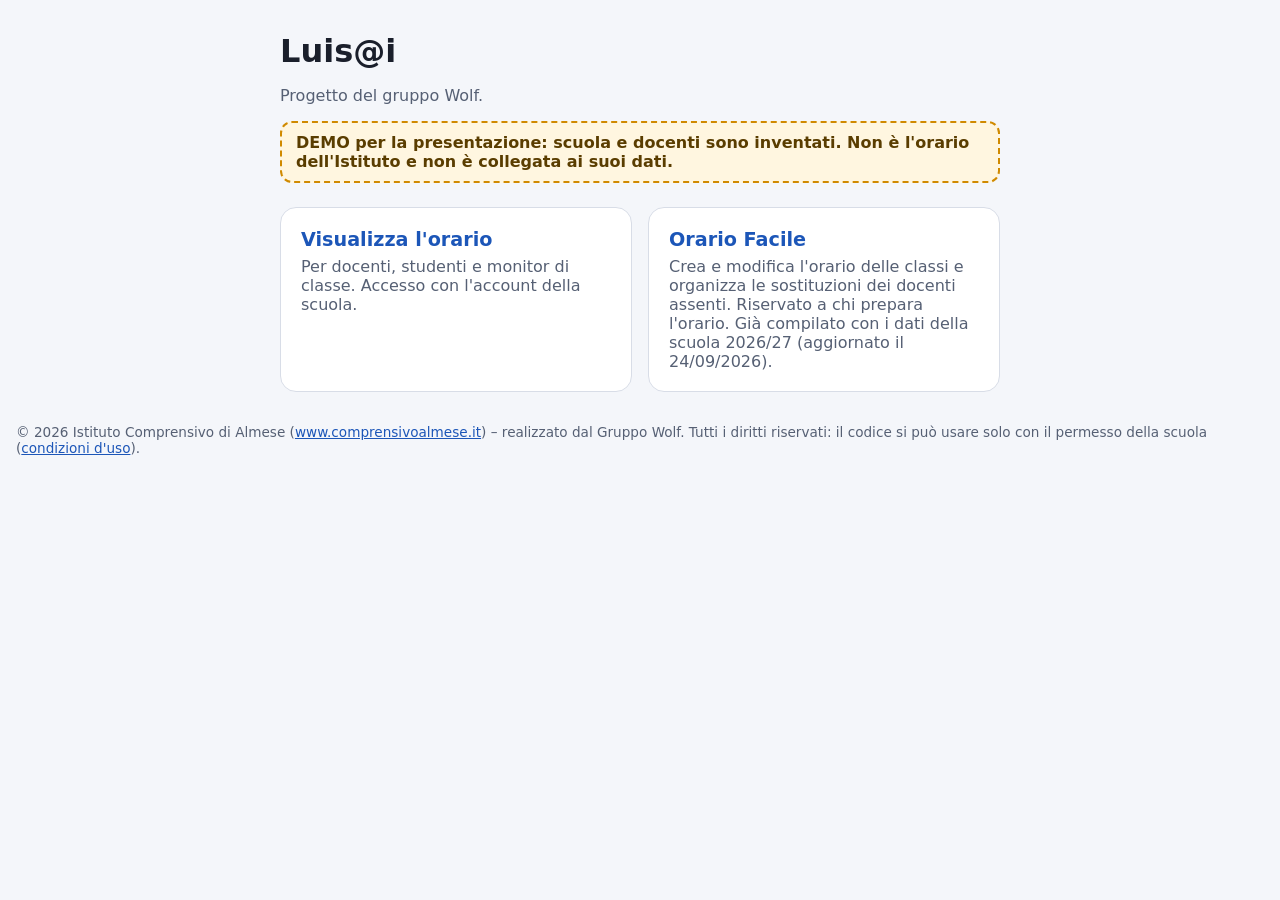
<file: index.html>
<!doctype html>
<!-- © 2026 Istituto Comprensivo di Almese (www.comprensivoalmese.it) – realizzato dal Gruppo Wolf.
     Tutti i diritti riservati: nessun uso senza permesso scritto della scuola (vedi LICENZA.md) -->
<html lang="it">
<head>
  <meta charset="utf-8">
  <meta name="viewport" content="width=device-width, initial-scale=1">
  <title>Luis@i – IC Almese</title>
  <link rel="icon" href="app/icone/icona-TEST.svg" type="image/svg+xml">
  <!-- Icona per iPhone/iPad quando si usa "Aggiungi alla schermata Home" (Apple non legge l'SVG) -->
  <link rel="apple-touch-icon" sizes="180x180" href="app/icone/apple-touch-icon-TEST.png">
  <style>
    :root { --sfondo: #f4f6fa; --scheda: #fff; --testo: #1a1f2b; --tenue: #566074; --primario: #1c56b8; --bordo: #d8dde7; }
    @media (prefers-color-scheme: dark) {
      :root { --sfondo: #11151c; --scheda: #1a2029; --testo: #e8ecf3; --tenue: #a3adbf; --primario: #7fa8f5; --bordo: #313a48; }
    }
    body { font-family: system-ui, sans-serif; margin: 0; padding: 32px 16px; background: var(--sfondo); color: var(--testo); }
    main { max-width: 720px; margin: 0 auto; }
    h1 { margin: 0 0 4px; }
    p { color: var(--tenue); }
    .schede { display: grid; gap: 16px; grid-template-columns: repeat(auto-fit, minmax(260px, 1fr)); margin-top: 24px; }
    /* Ogni scheda è un link grande, comodo da toccare */
    .scheda { display: block; padding: 20px; border-radius: 16px; background: var(--scheda); border: 1px solid var(--bordo); color: inherit; text-decoration: none; }
    .scheda:hover, .scheda:focus-visible { border-color: var(--primario); }
    .scheda strong { display: block; font-size: 1.2rem; color: var(--primario); margin-bottom: 6px; }
    .scheda span { color: var(--tenue); }
    .crediti { margin-top: 32px; font-size: .85rem; }
    .crediti a { color: var(--primario); }
  </style>
</head>
<body>
  <main>
    <h1>Luis@i</h1>
    <p>Progetto del gruppo Wolf.</p>
    <!-- DEMO ONLINE: avviso ben visibile -->
    <p role="note" style="border:2px dashed #d08a00;background:#fff6e0;color:#5a3d00;border-radius:12px;padding:10px 14px;font-weight:600">
      DEMO per la presentazione: scuola e docenti sono inventati. Non è l'orario dell'Istituto e non è collegata ai suoi dati.</p>
    <div class="schede">
      <a class="scheda" href="app/">
        <strong>Visualizza l'orario</strong>
        <span>Per docenti, studenti e monitor di classe. Accesso con l'account della scuola.</span>
      </a>
      <a class="scheda" href="orario-facile/">
        <strong>Orario Facile</strong>
        <span>Crea e modifica l'orario delle classi e organizza le sostituzioni dei docenti assenti. Riservato a chi prepara l'orario. Già compilato con i dati della scuola 2026/27 (aggiornato il 24/09/2026).</span>
      </a>
    </div>
  </main>
  <!-- Copyright e condizioni d'uso del codice (vedi LICENZA.md) -->
  <footer class="crediti">
    <p>© 2026 Istituto Comprensivo di Almese
      (<a href="https://www.comprensivoalmese.it">www.comprensivoalmese.it</a>) – realizzato dal Gruppo Wolf.
      Tutti i diritti riservati: il codice si può usare solo con il permesso della scuola
      (<a href="https://github.com/comprensivoalmese/orario/blob/main/LICENZA.md">condizioni d'uso</a>).</p>
  </footer>
</body>
</html>
</file>
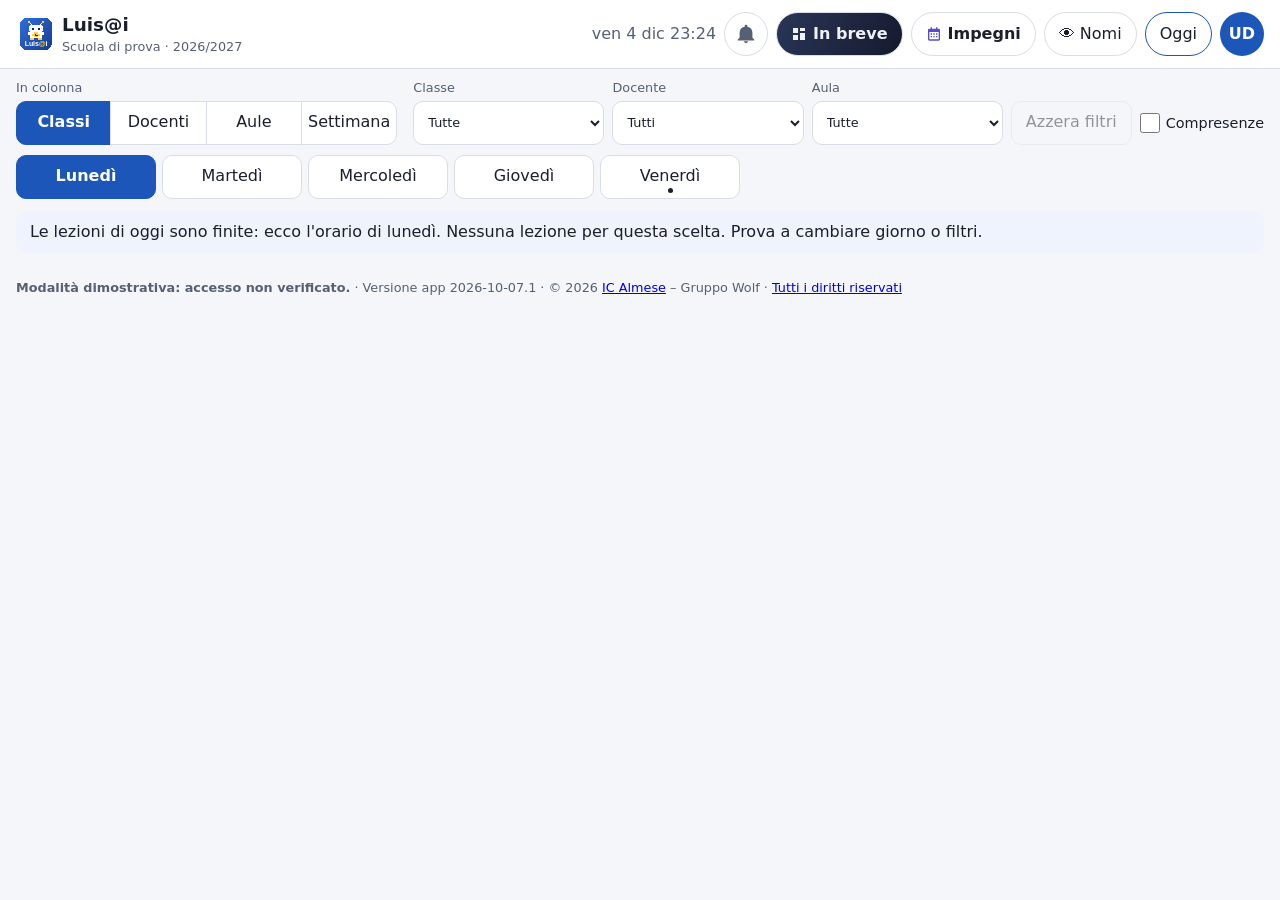
<file: app/index.html>
<!doctype html>
<!-- © 2026 Istituto Comprensivo di Almese (www.comprensivoalmese.it) – realizzato dal Gruppo Wolf.
     Tutti i diritti riservati: nessun uso senza permesso scritto della scuola (vedi LICENZA.md) -->
<html lang="it">
<head>
  <meta charset="utf-8">
  <meta name="viewport" content="width=device-width, initial-scale=1, viewport-fit=cover">
  <title>Luis@i</title>
  <meta name="description" content="Orario delle lezioni: classi, docenti e aule.">
  <meta name="theme-color" content="#1c56b8">
  <!-- Installazione come app (Android, Windows, iPhone/iPad) -->
  <link rel="manifest" href="manifest-TEST.webmanifest">
  <link rel="icon" href="icone/favicon-TEST.svg" type="image/svg+xml">
  <link rel="apple-touch-icon" sizes="180x180" href="icone/apple-touch-icon-TEST.png">
  <meta name="apple-mobile-web-app-capable" content="yes">
  <meta name="mobile-web-app-capable" content="yes">
  <meta name="apple-mobile-web-app-title" content="Luis@i">
  <meta name="apple-mobile-web-app-status-bar-style" content="default">
  <link rel="stylesheet" href="css/app-TEST.css">
  <link rel="stylesheet" href="css/brief-TEST.css">
  <link rel="stylesheet" href="css/campanella-TEST.css">
  <link rel="stylesheet" href="css/barra-TEST.css">
  <link rel="stylesheet" href="css/smart-TEST.css">
  <link rel="stylesheet" href="css/piantine-TEST.css">
  <link rel="stylesheet" href="css/menu-TEST.css">
  <link rel="stylesheet" href="css/avviso-per-te-TEST.css">
  <link rel="stylesheet" href="css/calendario-TEST.css">
  <!-- Impostazioni e tema prima della pagina, per non vedere un lampo di colore sbagliato -->
  <script src="js/config-TEST.js"></script>
  <script src="js/tema-TEST.js"></script>
</head>
<body>
  <a class="salta" href="#contenuto">Vai all'orario</a>

  <!-- Caricamento: il robottino a pixel (la mascotte dell'app, come nell'icona) dondola mentre l'app si prepara.
       È disegnato qui dentro, così compare subito senza aspettare altri file. In caso di errore
       app-TEST.js sostituisce il contenuto con il messaggio e il pulsante "Riprova".
       Le misure sono in quadretti (griglia 16×16, la stessa di icone/icona-TEST.svg). -->
  <div id="caricamento" class="caricamento" role="status">
    <svg class="robot-caricamento" viewBox="-1.5 -1.5 19 19.5" shape-rendering="crispEdges" aria-hidden="true" focusable="false">
      <ellipse class="robot-ombra" cx="8" cy="16.9" rx="5.5" ry=".5"/>
      <g class="robot-tutto">
        <!-- antenne: le palline gialle pulsano -->
        <rect x="3" y="2" width="1" height="1" fill="#fff"/>
        <rect x="12" y="2" width="1" height="1" fill="#fff"/>
        <rect x="4" y="3" width="1" height="1" fill="#fff"/>
        <rect x="11" y="3" width="1" height="1" fill="#fff"/>
        <rect class="robot-luce" x="1" y="0" width="2" height="2" fill="#ffcf3f"/>
        <rect class="robot-luce" x="13" y="0" width="2" height="2" fill="#ffcf3f"/>
        <!-- corpo, con le braccine -->
        <rect x="3" y="4" width="10" height="1" fill="#fff"/>
        <rect x="2" y="5" width="12" height="4" fill="#fff"/>
        <rect x="3" y="9" width="10" height="1" fill="#fff"/>
        <rect x="1" y="10" width="14" height="2" fill="#fff"/>
        <rect x="3" y="12" width="10" height="3" fill="#fff"/>
        <!-- occhi a stanghetta: sbattono le palpebre -->
        <g class="robot-occhi">
          <rect x="5" y="6" width="1" height="2" fill="#10275a"/>
          <rect x="10" y="6" width="1" height="2" fill="#10275a"/>
        </g>
        <!-- orologio sulla pancia: la lancetta lunga gira -->
        <rect x="6" y="10" width="4" height="1" fill="#ffcf3f"/>
        <rect x="5" y="11" width="6" height="2" fill="#ffcf3f"/>
        <rect x="6" y="13" width="4" height="1" fill="#ffcf3f"/>
        <rect x="7" y="12" width="3" height="1" fill="#10275a"/>
        <rect class="robot-lancetta" x="7" y="11" width="1" height="1.5" fill="#10275a"/>
        <!-- piedi -->
        <rect x="3" y="15" width="3" height="1" fill="#ffcf3f"/>
        <rect x="10" y="15" width="3" height="1" fill="#ffcf3f"/>
      </g>
    </svg>
    <p class="testo-caricamento">Preparo l'orario<span class="puntini" aria-hidden="true"><span>.</span><span>.</span><span>.</span></span></p>
  </div>

  <!-- ===== Schermata di accesso ===== -->
  <main id="schermataAccesso" class="accesso" hidden aria-labelledby="titoloAccesso">
    <div class="scheda-accesso">
      <img src="icone/icona-TEST.svg" alt="" width="72" height="72">
      <h1 id="titoloAccesso">Luis@i</h1>
      <p>Accedi con il tuo account della scuola <strong id="dominioAccesso"></strong></p>

      <label class="ricordami">
        <input type="checkbox" id="ricordami" checked>
        Ricordami su questo dispositivo
      </label>

      <!-- Qui Google disegna il pulsante "Accedi con Google" -->
      <div id="pulsanteGoogle" class="pulsante-google"></div>

      <!-- Modalità dimostrativa: si vede solo se manca l'ID client di Google in config-TEST.js -->
      <form id="moduloDemo" class="modulo-demo" hidden novalidate>
        <p class="avviso-demo"><strong>Modalità dimostrativa.</strong> L'accesso con Google non è ancora configurato: l'indirizzo non viene verificato.</p>
        <label for="emailDemo">Email della scuola</label>
        <input type="email" id="emailDemo" autocomplete="email" inputmode="email" required>
        <button type="submit" class="pulsante primario">Entra</button>
      </form>

      <p id="erroreAccesso" class="errore" role="alert"></p>
    </div>
  </main>

  <!-- ===== App ===== -->
  <div id="app" hidden>
    <!-- Riquadro che scende dall'alto: le sostituzioni che riguardano il docente che ha fatto l'accesso (js/avviso-per-te-TEST.js) -->
    <section id="avvisoPerTe" class="avviso-per-te" hidden role="status" aria-live="polite" aria-labelledby="titoloPerTe">
      <h2 id="titoloPerTe"></h2>
      <ul id="elencoPerTe"></ul>
      <div class="per-te-tasti">
        <button type="button" id="vediPerTe" class="primario">Vedi il mio orario</button>
        <button type="button" id="chiudiPerTe">Ho visto</button>
      </div>
    </section>
    <header class="barra">
      <button type="button" id="btnHome" class="marchio" aria-label="Torna alla schermata iniziale">
        <img src="icone/icona-TEST.svg" alt="" width="32" height="32">
        <span class="testo-marchio">
          <span class="nome-app">Luis@i</span>
          <span id="infoScuola" class="info-scuola"></span>
        </span>
      </button>
      <span id="titoloMonitor" class="titolo-monitor"></span>
      <div class="azioni-barra">
        <span id="orologio" class="orologio"></span>
        <!-- Campanella: apre le impostazioni del suono; quando è attiva il tasto è acceso (giallo) -->
        <button type="button" id="btnCampanella" class="pulsante-campanella" aria-haspopup="true" aria-expanded="false" aria-controls="pannelloCampanella" aria-label="Campanella spenta: attivala">
          <svg viewBox="0 0 24 24" aria-hidden="true" focusable="false"><path fill="currentColor" d="M12 22a2.5 2.5 0 0 0 2.45-2h-4.9A2.5 2.5 0 0 0 12 22zm7-6v-5a7 7 0 0 0-5.5-6.84V3.5a1.5 1.5 0 0 0-3 0v.66A7 7 0 0 0 5 11v5l-2 2v1h18v-1z"/></svg>
        </button>
        <!-- Apre/chiude la vista "In breve" (la giornata a schede) -->
        <button type="button" id="btnBreve" class="pulsante pulsante-breve" aria-pressed="false" aria-controls="vistaBreve">
          <svg viewBox="0 0 16 16" aria-hidden="true" focusable="false"><path fill="currentColor" d="M2 2h5v5H2zM9 2h5v3H9zM9 7h5v7H9zM2 9h5v5H2z"/></svg>
          <span class="testo-tasto">In breve</span>
        </button>
        <!-- «Impegni»: apre il calendario degli impegni collegiali dell'anno (js/calendario-TEST.js, dati pubblicati su Drive).
             Solo per i docenti: parte nascosto e app-TEST.js lo mostra quando riconosce un docente (aggiornaSostegno) -->
        <button type="button" id="btnCalendario" class="pulsante pulsante-calendario" aria-pressed="false" aria-controls="vistaCalendario" title="Calendario degli impegni" hidden>
          <svg viewBox="0 0 24 24" aria-hidden="true" focusable="false"><path fill="currentColor" d="M7 2v2H5a2 2 0 0 0-2 2v14a2 2 0 0 0 2 2h14a2 2 0 0 0 2-2V6a2 2 0 0 0-2-2h-2V2h-2v2H9V2H7zM5 9h14v11H5V9zm2 2v2h2v-2H7zm4 0v2h2v-2h-2zm4 0v2h2v-2h-2zm-8 4v2h2v-2H7zm4 0v2h2v-2h-2zm4 0v2h2v-2h-2z"/></svg>
          <span class="testo-tasto">Impegni</span>
        </button>
        <!-- Sui telefoni questi tasti mostrano solo l'icona: la scritta resta per i lettori di schermo (css/barra-TEST.css) -->
        <!-- "Il mio orario": tasto come "Oggi"; apre la vista "In breve" con la giornata del docente che ha fatto l'accesso -->
        <button type="button" id="btnMioOrario" class="pulsante tasto-icona" title="Il mio orario" aria-pressed="false" aria-controls="vistaBreve" hidden>
          <svg class="icona-telefono" viewBox="0 0 24 24" aria-hidden="true" focusable="false"><path fill="currentColor" d="M12 12a5 5 0 1 0 0-10 5 5 0 0 0 0 10zm0 2c-4.4 0-8 2.2-8 5v3h16v-3c0-2.8-3.6-5-8-5z"/></svg>
          <span class="testo-tasto">Il mio orario</span>
        </button>
        <!-- Nomi veri dei docenti, dal file riservato su Google Drive (js/nomi-TEST.js): solo per chi ha accesso al file -->
        <button type="button" id="btnNomi" class="pulsante" aria-pressed="false" title="Mostra i nomi dei docenti al posto dei codici (DOC01…)">👁 Nomi</button>
        <button type="button" id="btnOggi" class="pulsante tasto-icona" title="Oggi">
          <svg class="icona-telefono" viewBox="0 0 24 24" aria-hidden="true" focusable="false"><path fill="currentColor" d="M7 2v2H5a2 2 0 0 0-2 2v14a2 2 0 0 0 2 2h14a2 2 0 0 0 2-2V6a2 2 0 0 0-2-2h-2V2h-2v2H9V2H7zM5 10h14v10H5V10zm2 2v4h4v-4H7z"/></svg>
          <span class="testo-tasto">Oggi</span>
        </button>
        <button type="button" id="btnUtente" class="pulsante-utente" aria-haspopup="true" aria-expanded="false" aria-controls="menu"></button>
      </div>
      <!-- Menu dell'utente (tabindex="-1": può ricevere il focus quando si apre, senza entrare nell'ordine del tasto Tab) -->
      <div id="menu" class="menu" tabindex="-1" aria-label="Menu utente" hidden>
        <p class="utente"><strong id="nomeUtente"></strong><br><span id="emailUtente"></span></p>
        <!-- Le voci sono divise in gruppi con un titolo; tutte hanno la stessa forma: icona + testo (css/menu-TEST.css) -->
        <div class="sezione-menu" role="group" aria-labelledby="titoloImpostazioni">
        <p class="titolo-sezione" id="titoloImpostazioni">Impostazioni</p>
        <label for="sceltaMonitor">Uso di questo dispositivo:</label>
        <select id="sceltaMonitor"></select>
        <!-- Compare solo per lo schermo all'ingresso -->
        <div id="gruppoRotazione" class="gruppo-menu" hidden>
          <!-- L'utente sceglie liberamente ogni quanti secondi cambiano le viste -->
          <label for="sceltaSecondi">Cambia vista ogni quanti secondi? (da 5 a 600)</label>
          <div class="campo-secondi">
            <button type="button" id="menoSecondi" class="pulsante" aria-label="5 secondi in meno">−</button>
            <input type="number" id="sceltaSecondi" min="5" max="600" step="1" inputmode="numeric">
            <span aria-hidden="true">secondi</span>
            <button type="button" id="piuSecondi" class="pulsante" aria-label="5 secondi in più">+</button>
          </div>
          <p id="esitoSecondi" class="esito-secondi" role="status"></p>
        </div>
        <label for="sceltaTema">Tema:</label>
        <select id="sceltaTema">
          <option value="dispositivo">Come il dispositivo</option>
          <option value="chiaro">Chiaro</option>
          <option value="scuro">Scuro</option>
          <option value="ora" id="opzioneTemaOra">Secondo l'ora</option>
        </select>
        <!-- Compare solo se su questo dispositivo c'è un orario preparato con Orario Facile -->
        <div id="gruppoFonte" class="gruppo-menu" hidden>
          <label for="sceltaFonte">Orario da mostrare:</label>
          <select id="sceltaFonte">
            <option value="bozza">Bozza di Orario Facile (questo dispositivo)</option>
            <option value="pubblicato">Orario pubblicato</option>
          </select>
        </div>
        </div>

        <div class="sezione-menu" role="group" aria-labelledby="titoloVociOrario">
          <p class="titolo-sezione" id="titoloVociOrario">Orario</p>
          <button type="button" id="btnRicarica" class="voce-menu">
            <svg class="icona-voce" viewBox="0 0 24 24" aria-hidden="true" focusable="false"><path fill="currentColor" d="M17.65 6.35A7.95 7.95 0 0 0 12 4a8 8 0 1 0 7.73 10h-2.08A6 6 0 1 1 12 6c1.66 0 3.14.69 4.22 1.78L13 11h7V4l-2.35 2.35z"/></svg>
            <span class="testo-voce">Aggiorna l'orario</span></button>
          <!-- come il pulsante «Nomi» della barra, che sugli schermi stretti è nascosto per mancanza di spazio -->
          <button type="button" id="btnNomiMenu" class="voce-menu">
            <svg class="icona-voce" viewBox="0 0 24 24" aria-hidden="true" focusable="false"><path fill="currentColor" d="M12 5c-5 0-9 4.5-10 7 1 2.5 5 7 10 7s9-4.5 10-7c-1-2.5-5-7-10-7zm0 11a4 4 0 1 1 0-8 4 4 0 0 1 0 8zm0-6a2 2 0 1 0 0 4 2 2 0 0 0 0-4z"/></svg>
            <span class="testo-voce">Mostra i nomi dei docenti</span></button>
          <button type="button" id="btnSchermoIntero" class="voce-menu">
            <svg class="icona-voce" viewBox="0 0 24 24" aria-hidden="true" focusable="false"><path fill="currentColor" d="M4 4h6v2H6v4H4V4zm10 0h6v6h-2V6h-4V4zM4 14h2v4h4v2H4v-6zm14 0h2v6h-6v-2h4v-4z"/></svg>
            <span class="testo-voce">Schermo intero</span></button>
        </div>

        <!-- Solo per il docente riconosciuto dall'email: i SUOI dati di servizio (ognuno vede solo i propri).
             Se tutte le voci sono nascoste sparisce anche il titolo (css/menu-TEST.css) -->
        <div class="sezione-menu" role="group" aria-labelledby="titoloMioServizio">
          <p class="titolo-sezione" id="titoloMioServizio">Il mio servizio</p>
          <!-- Le sostituzioni fatte in tutto l'anno (js/storico-sostituzioni-TEST.js) -->
          <button type="button" id="btnMieSostituzioni" class="voce-menu" hidden>
            <svg class="icona-voce" viewBox="0 0 24 24" aria-hidden="true" focusable="false"><path fill="currentColor" d="M19 3h-4.2A3 3 0 0 0 12 1a3 3 0 0 0-2.8 2H5a2 2 0 0 0-2 2v14a2 2 0 0 0 2 2h14a2 2 0 0 0 2-2V5a2 2 0 0 0-2-2zm-7 0a1 1 0 1 1 0 2 1 1 0 0 1 0-2zm-2 14-4-4 1.4-1.4 2.6 2.6 6.6-6.6L18 9l-8 8z"/></svg>
            <span class="testo-voce">Le mie sostituzioni</span></button>
          <!-- Le proprie attività funzionali (40+40 ore, js/quaranta-ore-TEST.js): compare solo al docente che è stato abilitato -->
          <button type="button" id="btn40ore" class="voce-menu" hidden>
            <svg class="icona-voce" viewBox="0 0 24 24" aria-hidden="true" focusable="false"><path fill="currentColor" d="M12 2a10 10 0 1 0 0 20 10 10 0 0 0 0-20zm0 18a8 8 0 1 1 0-16 8 8 0 0 1 0 16zm.5-13H11v6l5.2 3.2.8-1.3-4.5-2.7V7z"/></svg>
            <span class="testo-voce">Le mie 40+40</span></button>
        </div>

        <!-- Solo per chi può modificare l'orario: se tutte le voci sono nascoste sparisce anche il titolo -->
        <div class="sezione-menu" role="group" aria-labelledby="titoloGestione">
          <p class="titolo-sezione" id="titoloGestione">Gestione</p>
          <!-- Orario Facile (gestione strutturale: orario, compresenze, sostituzioni): si apre in una nuova scheda del browser
               (target="_blank": con l'app installata una finestra con un nome, come prima, non si apriva) -->
          <a id="linkOrarioFacile" class="voce-menu" href="../orario-facile/" target="_blank" rel="noopener">
            <svg class="icona-voce" viewBox="0 0 24 24" aria-hidden="true" focusable="false"><path fill="currentColor" d="M3 17.25V21h3.75L17.8 9.94l-3.75-3.75L3 17.25zM20.7 7.04a1 1 0 0 0 0-1.41l-2.34-2.34a1 1 0 0 0-1.41 0l-1.83 1.83 3.75 3.75 1.83-1.83z"/></svg>
            <span class="testo-voce">Passa a Orario Facile</span></a>
          <!-- Versione semplice e rapida delle sostituzioni, dentro l'app (js/smart-TEST.js): solo per chi è autorizzato.
               Icona: le persone stilizzate (prima c'era il fulmine, tenuto da parte per altri usi) -->
          <button type="button" id="btnSostSmart" class="voce-menu" hidden>
            <svg class="icona-voce" viewBox="0 0 24 24" aria-hidden="true" focusable="false"><path fill="currentColor" d="M16 11a3 3 0 1 0 0-6 3 3 0 0 0 0 6zm-8 0a3 3 0 1 0 0-6 3 3 0 0 0 0 6zm0 2c-2.7 0-8 1.3-8 4v2h10v-2c0-1.3.5-2.3 1.4-3.1A12 12 0 0 0 8 13zm8 0c-.3 0-.7 0-1.1.1 1.2.8 2.1 1.9 2.1 3.4V19h7v-2c0-2.7-5.3-4-8-4z"/></svg>
            <span class="testo-voce">Sostituzioni smart</span></button>
          <!-- Cambi d'aula di un giorno (stessa pagina di "Sostituzioni smart", modalità 'cambi'): solo per chi è autorizzato -->
          <button type="button" id="btnCambiAula" class="voce-menu" hidden>
            <svg class="icona-voce" viewBox="0 0 24 24" aria-hidden="true" focusable="false"><path fill="currentColor" d="M7 7h11.2l-3.6-3.6L16 2l6 6-6 6-1.4-1.4 3.6-3.6H7V7zm10 10H5.8l3.6 3.6L8 22l-6-6 6-6 1.4 1.4L5.8 15H17v2z"/></svg>
            <span class="testo-voce">Cambi d'aula</span></button>
        </div>

        <div class="sezione-menu" role="group" aria-labelledby="titoloApp">
          <p class="titolo-sezione" id="titoloApp">App</p>
          <!-- Manuale per chi consulta l'orario (manuale-TEST.html): si apre al posto dell'app, «Chiudi manuale» riporta qui -->
          <a id="linkManuale" class="voce-menu" href="manuale-TEST.html">
            <svg class="icona-voce" viewBox="0 0 24 24" aria-hidden="true" focusable="false"><path fill="currentColor" d="M18 2H6a2 2 0 0 0-2 2v16a2 2 0 0 0 2 2h12a2 2 0 0 0 2-2V4a2 2 0 0 0-2-2zM6 4h5v8l-2.5-1.5L6 12V4z"/></svg>
            <span class="testo-voce">Manuale d'uso</span></a>
          <button type="button" id="btnCondividi" class="voce-menu">
            <svg class="icona-voce" viewBox="0 0 24 24" aria-hidden="true" focusable="false"><path fill="currentColor" d="M18 16a3 3 0 0 0-2.4 1.2l-6.7-3.4a3 3 0 0 0 0-1.6l6.7-3.4A3 3 0 1 0 15 7c0 .3 0 .5.1.8L8.4 11.2a3 3 0 1 0 0 4.6l6.7 3.4c-.1.3-.1.5-.1.8a3 3 0 1 0 3-3z"/></svg>
            <span class="testo-voce">Condividi l'app con i colleghi</span></button>
          <!-- Nascosto se l'app è già installata -->
          <button type="button" id="btnInstalla" class="voce-menu installa">
            <svg class="icona-voce" viewBox="0 0 24 24" aria-hidden="true" focusable="false"><path fill="currentColor" d="M5 20h14v-2H5v2zM19 9h-4V3H9v6H5l7 7 7-7z"/></svg>
            <span class="testo-voce">Installa l'app su questo dispositivo</span></button>
        </div>

        <button type="button" id="btnEsci" class="voce-menu voce-esci">
          <svg class="icona-voce" viewBox="0 0 24 24" aria-hidden="true" focusable="false"><path fill="currentColor" d="M10 17l1.4-1.4L8.8 13H20v-2H8.8l2.6-2.6L10 7l-5 5 5 5zM4 5h8V3H4a2 2 0 0 0-2 2v14a2 2 0 0 0 2 2h8v-2H4V5z"/></svg>
          <span class="testo-voce">Esci</span></button>
      </div>
      <!-- Pannello della campanella (lo gestisce js/campanella-TEST.js) -->
      <div id="pannelloCampanella" class="menu pannello-campanella" tabindex="-1" role="dialog" aria-labelledby="titoloCampanella" hidden>
        <div class="riga-campanella">
          <h2 id="titoloCampanella">Campanella</h2>
          <button type="button" id="chiudiCampanella" class="pulsante leggero" aria-label="Chiudi le impostazioni della campanella">✕</button>
        </div>
        <label class="interruttore">
          <input type="checkbox" id="campanellaAttiva">
          <span>Suona agli orari della campanella</span>
        </label>
        <fieldset class="gruppo-campanella">
          <legend>Quando suonare</legend>
          <label><input type="radio" name="modoCampanella" value="cambio"> Al cambio d'ora</label>
          <label><input type="radio" name="modoCampanella" value="prima"> Qualche minuto prima</label>
          <label><input type="radio" name="modoCampanella" value="entrambi"> Entrambi</label>
        </fieldset>
        <label for="minutiCampanella">Quanti minuti prima:</label>
        <select id="minutiCampanella">
          <option value="1">1 minuto</option>
          <option value="2">2 minuti</option>
          <option value="3">3 minuti</option>
          <option value="5">5 minuti</option>
          <option value="10">10 minuti</option>
        </select>
        <label class="interruttore" id="gruppoSchermoCampanella">
          <input type="checkbox" id="schermoCampanella">
          <span>Tieni acceso lo schermo (consuma più batteria)</span>
        </label>
        <div class="prove-campanella">
          <button type="button" id="provaCampanella" class="pulsante">🔔 Prova campanella</button>
          <button type="button" id="provaPreavviso" class="pulsante">Prova preavviso</button>
        </div>
        <p id="avvisoAudioCampanella" class="avviso-campanella" hidden>Tocca un punto qualsiasi dello schermo per abilitare il suono.</p>
        <p id="prossimoCampanella" class="nota-campanella" role="status"></p>
        <p id="statoCampanella" class="nota-campanella"></p>
        <p class="nota-campanella">Suona solo con l'app aperta sullo schermo e il volume alzato (su iPhone disattiva anche il silenzioso). Orari presi da <code>dati/campanella-TEST.json</code>.</p>
      </div>
    </header>

    <!-- Modifiche dell'ultimo minuto all'orario della giornata (lo disegna app-TEST.js con js/modifiche-TEST.js) -->
    <section id="modifiche" class="modifiche" role="alert" aria-labelledby="titoloModifiche" hidden></section>

    <!-- Vista "In breve": la disegna js/brief-TEST.js quando si preme il tasto -->
    <section id="vistaBreve" class="vista-breve" tabindex="-1" aria-labelledby="titoloBreve" hidden></section>

    <!-- Pagina "Sostituzioni smart": la disegna js/smart-TEST.js (stile a schede come "In breve") -->
    <section id="vistaSmart" class="vista-breve vista-smart" tabindex="-1" aria-labelledby="titoloSmart" hidden></section>

    <!-- Vista «Impegni»: il calendario degli impegni dell'anno, lo disegna js/calendario-TEST.js -->
    <section id="vistaCalendario" class="vista-breve vista-calendario" tabindex="-1" aria-labelledby="titoloCalendario" hidden></section>

    <!-- Scelta di cosa vedere -->
    <nav class="controlli" aria-label="Scelta della visualizzazione">
      <div class="riga-controlli">
        <div class="gruppo-colonne" role="group" aria-labelledby="etichettaColonne">
          <span id="etichettaColonne" class="etichetta-controllo">In colonna</span>
          <div class="segmenti">
            <button type="button" data-colonne="classe" aria-pressed="false">Classi</button>
            <button type="button" data-colonne="docente" aria-pressed="false">Docenti</button>
            <button type="button" data-colonne="aula" aria-pressed="false">Aule</button>
            <button type="button" data-colonne="giorno" aria-pressed="false">Settimana</button>
          </div>
        </div>
        <div class="filtri" role="group" aria-label="Filtri">
          <label>Classe <select id="filtro-classe"></select></label>
          <label>Docente <select id="filtro-docente"></select></label>
          <label>Aula <select id="filtro-aula"></select></label>
          <button type="button" id="btnAzzera" class="pulsante leggero">Azzera filtri</button>
          <!-- spuntato: si vedono anche le ore di compresenza (L2, Alternativa…), vedi js/compresenze-TEST.js -->
          <div class="gruppo-compresenze">
            <label class="spunta-compresenze"><input type="checkbox" id="mostraCompresenze"> Compresenze</label>
            <!-- le compresenze si gestiscono in Orario Facile (scheda «Compresenze»): collegamento solo per chi può modificare l'orario -->
            <a id="btnCompresenze" class="pulsante leggero" href="../orario-facile/#compresenze" target="_blank" rel="noopener" hidden>✎ Modifica</a>
          </div>
        </div>
      </div>
      <div id="giorni" class="giorni" role="group" aria-label="Giorno"></div>
    </nav>

    <main id="contenuto" tabindex="-1">
      <div id="adesso" class="adesso" aria-live="polite" hidden></div>
      <!-- Schermo all'ingresso: quale vista si sta vedendo e quanto manca alla prossima (la disegna js/ingresso-TEST.js) -->
      <div id="indicatoreIngresso" class="indicatore-ingresso" hidden></div>
      <p id="avviso" class="avviso" role="status" hidden></p>
      <div id="contenitoreTabella" class="contenitore-tabella" tabindex="0" role="region" aria-labelledby="didascalia">
        <table id="tabella" class="tabella-orario"></table>
      </div>
    </main>
    <footer id="piede" class="piede"></footer>
  </div>

  <!-- Istruzioni per installare l'app quando il browser non lo fa da solo (es. iPhone) -->
  <!-- LIM: all'intervallo mostra a tutto schermo dove vanno le classi nell'ora dopo (la disegna js/intervallo-TEST.js) -->
  <div id="schermataIntervallo" class="schermata-intervallo" role="dialog" aria-modal="true" aria-labelledby="titoloIntervallo" hidden></div>

  <dialog id="finestraInstalla" class="finestra" aria-labelledby="titoloInstalla">
    <h2 id="titoloInstalla">Installa l'app</h2>
    <div id="istruzioniInstalla"></div>
    <button type="button" id="btnChiudiInstalla" class="pulsante primario">Ho capito</button>
  </dialog>

  <!-- «Le mie 40+40»: le attività funzionali del docente che ha fatto l'accesso (solo le sue, js/quaranta-ore-TEST.js) -->
  <dialog id="finestra40ore" class="finestra finestra-40ore" aria-labelledby="titolo40ore">
    <h2 id="titolo40ore">Le mie 40+40</h2>
    <!-- la stessa finestra mostra anche «Le mie sostituzioni» (cambia il titolo) -->
    <div id="contenuto40ore"></div>
    <button type="button" id="btnChiudi40ore" class="pulsante primario">Chiudi</button>
  </dialog>

  <!-- QR code e link per far installare l'app ai colleghi -->
  <dialog id="finestraCondividi" class="finestra finestra-condividi" aria-labelledby="titoloCondividi">
    <h2 id="titoloCondividi">Condividi l'app</h2>
    <p>Fai inquadrare il codice con la fotocamera del telefono. Una volta aperta l'app: menu → <strong>Installa l'app</strong>.</p>
    <img id="qrApp" class="qr-app" src="icone/qr-app-TEST.svg" width="320" height="320" alt="">
    <p class="indirizzo-app"><span id="indirizzoApp"></span></p>
    <div class="azioni-finestra">
      <button type="button" id="btnCondividiLink" class="pulsante" hidden>Condividi…</button>
      <button type="button" id="btnCopiaLink" class="pulsante">Copia link</button>
    </div>
    <p id="esitoCondividi" class="esito" role="status"></p>
    <button type="button" id="btnChiudiCondividi" class="pulsante primario">Chiudi</button>
  </dialog>

  <script src="js/dati-TEST.js"></script>
  <script src="js/accesso-TEST.js"></script>
  <script src="js/ruoli-TEST.js"></script>
  <script src="js/nomi-TEST.js"></script>
  <script src="js/autorizzazioni-TEST.js"></script>
  <script src="js/supplenze-TEST.js"></script>
  <script src="js/compresenze-TEST.js"></script>
  <script src="js/piantine-TEST.js"></script>
  <script src="js/viste-TEST.js"></script>
  <script src="js/brief-TEST.js"></script>
  <script src="js/smart-TEST.js"></script>
  <script src="js/piano-attivita-TEST.js"></script>
  <script src="js/impegni-drive-TEST.js"></script>
  <script src="js/calendario-TEST.js"></script>
  <!-- Excel senza librerie (lo ZIP lo fa docx-TEST.js): «Scarica il mio Excel» delle 40+40 -->
  <script src="../sostituzioni/js/docx-TEST.js"></script>
  <script src="js/xlsx-TEST.js"></script>
  <script src="js/quaranta-ore-TEST.js"></script>
  <script src="js/storico-sostituzioni-TEST.js"></script>
  <script src="js/ingresso-TEST.js"></script>
  <script src="js/intervallo-TEST.js"></script>
  <script src="js/modifiche-TEST.js"></script>
  <script src="js/storie-TEST.js"></script>
  <script src="js/campanella-TEST.js"></script>
  <script src="js/installa-TEST.js"></script>
  <script src="js/condividi-TEST.js"></script>
  <script src="js/avviso-per-te-TEST.js"></script>
  <!-- pubblicazione automatica delle sostituzioni fatte da «Sostituzioni smart» (unite a quelle già pubblicate) -->
  <script src="js/pubblica-drive-TEST.js"></script>
  <script src="js/pubblica-github-TEST.js"></script>
  <script src="js/pubblica-sostituzioni-TEST.js"></script>
  <script src="js/app-TEST.js"></script>
</body>
</html>
</file>
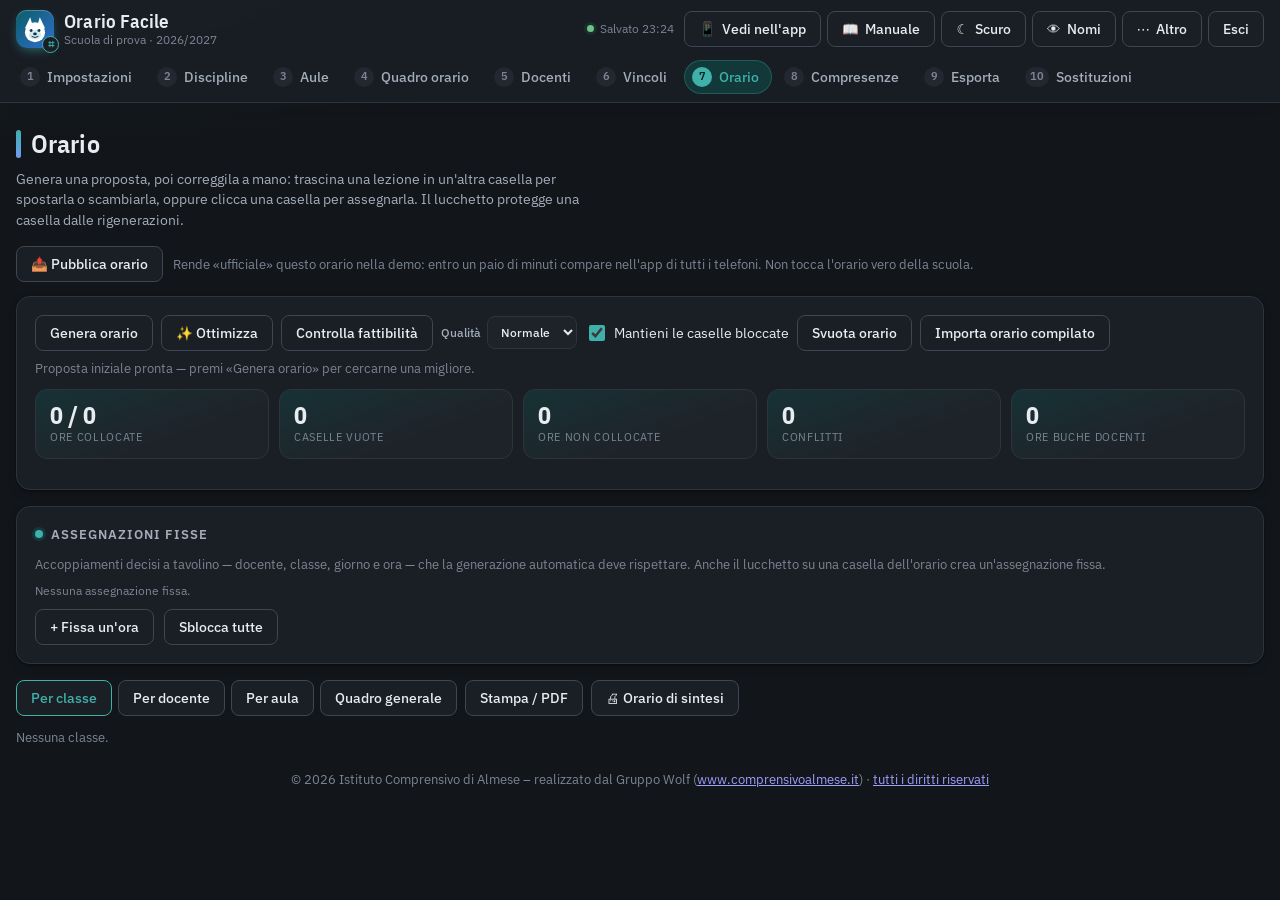
<file: orario-facile/index.html>
<!doctype html>
<!-- © 2026 Istituto Comprensivo di Almese (www.comprensivoalmese.it) – realizzato dal Gruppo Wolf.
     Tutti i diritti riservati: nessun uso senza permesso scritto della scuola (vedi LICENZA.md) -->
<html lang="it">
<head>
<meta charset="utf-8">
<meta name="viewport" content="width=device-width, initial-scale=1, viewport-fit=cover">
<script>
  // Tema di Orario Facile: SCURO per tutti; chiaro solo per chi lo sceglie con il tasto ☀/☾ (chiave orariofacile.tema = 'light').
  // Si imposta qui, prima degli stili, così la pagina (anche la porta d'ingresso) non lampeggia in chiaro mentre si carica.
  try { document.documentElement.setAttribute('data-theme', localStorage.getItem('orariofacile.tema') === 'light' ? 'light' : 'dark'); }
  catch (e) { document.documentElement.setAttribute('data-theme', 'dark'); }
</script>

<style>
:root{color-scheme:light dark;padding-top:env(safe-area-inset-top,0px);padding-bottom:env(safe-area-inset-bottom,0px)}
html,body{margin:0}
img{max-width:100%}
[hidden]{display:none!important}
/* menu a tendina, barre di scorrimento e caselle seguono il tema scelto, non quello del computer */
:root[data-theme="dark"]{color-scheme:dark}
:root[data-theme="light"]{color-scheme:light}
</style>
<title>Orario Facile</title>
<!-- Icona per iPhone/iPad ("Aggiungi alla schermata Home") -->
<link rel="icon" href="icona-TEST.svg" type="image/svg+xml">
<link rel="apple-touch-icon" sizes="180x180" href="../app/icone/apple-touch-icon-TEST.png">
<link rel="preconnect" href="https://fonts.googleapis.com">
<link rel="preconnect" href="https://fonts.gstatic.com" crossorigin>
<link rel="stylesheet" href="https://fonts.googleapis.com/css2?family=IBM+Plex+Sans:wght@400;500;600&family=IBM+Plex+Sans+Condensed:wght@600&display=swap">
<!-- stile della scheda Sostituzioni (i suoi file stanno nella cartella sostituzioni/) -->
<link rel="stylesheet" href="../sostituzioni/css/sostituzioni-TEST.css">
<link rel="stylesheet" href="scheda-compresenze-TEST.css">
<link rel="stylesheet" href="scheda-40ore-TEST.css">
<link rel="stylesheet" href="../app/css/piantine-TEST.css">
<!-- Porta d'ingresso: entra solo chi può modificare l'orario (vedi porta-TEST.js e ../app/js/ruoli-TEST.js) -->
<link rel="stylesheet" href="porta-TEST.css">
<script src="../app/js/config-TEST.js"></script>
<script src="../app/js/accesso-TEST.js"></script>
<script src="../app/js/ruoli-TEST.js"></script>
<script src="../app/js/nomi-TEST.js"></script>
<script src="../app/js/autorizzazioni-TEST.js"></script>
<script src="porta-TEST.js"></script>
<style>
:root{
  --bg:#f2f4f6; --surface:#ffffff; --surface-2:#e9ecf1; --surface-3:#f7f8fa;
  --line:#d8dde5; --line-2:#bcc4d0;
  --text:#191f27; --text-2:#5a6572; --text-3:#8b95a3;
  --accent:#0c5d66; --accent-2:#094950; --accent-soft:#d6ebed; --accent-ink:#ffffff;
  --ok:#2c7a4f; --ok-soft:#dcf0e3;
  --warn:#8d5a0c; --warn-soft:#fbeed3;
  --bad:#a52e28; --bad-soft:#fae0de;
  --les-s:58%; --les-l:91%; --les-ts:52%; --les-tl:25%; --les-bs:48%; --les-bl:60%;
  --r:14px; --r-sm:8px;
  --brand-2:#2f6fd0;   /* secondo colore del marchio (sfumatura con --accent), vicino al blu dell'app Luis@i */
  --shadow:0 1px 2px rgba(17,24,39,.05), 0 12px 32px -8px rgba(17,24,39,.16);
  --shadow-sm:0 1px 2px rgba(17,24,39,.04), 0 4px 14px -6px rgba(17,24,39,.08);
  --font:'IBM Plex Sans', system-ui, -apple-system, Segoe UI, Roboto, sans-serif;
  --font-c:'IBM Plex Sans Condensed','IBM Plex Sans', system-ui, sans-serif;
}
@media (prefers-color-scheme: dark){
  :root:not([data-theme="light"]){
    --bg:#12151a; --surface:#1a1e25; --surface-2:#232830; --surface-3:#1e232a;
    --line:#2e343e; --line-2:#3d4652;
    --text:#e8ecf1; --text-2:#a3adba; --text-3:#7b8593;
    --accent:#3fb0aa; --accent-2:#63c7c1; --accent-soft:#12383a; --accent-ink:#06211f;
    --ok:#6ec08c; --ok-soft:#183025;
    --warn:#e0ac5c; --warn-soft:#3a2d15;
    --bad:#ef8a83; --bad-soft:#3b1f1d;
    --les-s:34%; --les-l:22%; --les-ts:62%; --les-tl:84%; --les-bs:40%; --les-bl:45%;
    --brand-2:#6f9cf0;
    --shadow:0 1px 2px rgba(0,0,0,.4), 0 12px 32px -8px rgba(0,0,0,.55);
    --shadow-sm:0 1px 2px rgba(0,0,0,.3), 0 4px 14px -6px rgba(0,0,0,.4);
  }
}
:root[data-theme="dark"]{
  --bg:#12151a; --surface:#1a1e25; --surface-2:#232830; --surface-3:#1e232a;
  --line:#2e343e; --line-2:#3d4652;
  --text:#e8ecf1; --text-2:#a3adba; --text-3:#7b8593;
  --accent:#3fb0aa; --accent-2:#63c7c1; --accent-soft:#12383a; --accent-ink:#06211f;
  --ok:#6ec08c; --ok-soft:#183025;
  --warn:#e0ac5c; --warn-soft:#3a2d15;
  --bad:#ef8a83; --bad-soft:#3b1f1d;
  --les-s:34%; --les-l:22%; --les-ts:62%; --les-tl:84%; --les-bs:40%; --les-bl:45%;
  --brand-2:#6f9cf0;
  --shadow:0 1px 2px rgba(0,0,0,.4), 0 12px 32px -8px rgba(0,0,0,.55);
  --shadow-sm:0 1px 2px rgba(0,0,0,.3), 0 4px 14px -6px rgba(0,0,0,.4);
}
*{box-sizing:border-box}
body{margin:0;background:var(--bg);color:var(--text);font-family:var(--font);font-size:14px;line-height:1.45;-webkit-text-size-adjust:100%}
h1,h2,h3{margin:0;font-weight:600;text-wrap:balance}
p{margin:0 0 .6em}
button,input,select,textarea{font:inherit;color:inherit}
:focus-visible{outline:2px solid var(--accent);outline-offset:2px}

/* ---------- intestazione (barra in alto + schede) ----------
   Le schede (#tabs) stanno DENTRO l'intestazione: è un solo blocco che resta in alto mentre si scorre,
   quindi le schede non finiscono mai sotto la barra anche quando i tasti vanno a capo. */
body{background:
  radial-gradient(1200px 380px at 0% -120px, color-mix(in srgb,var(--accent) 16%,transparent), transparent 70%),
  radial-gradient(900px 320px at 100% -140px, color-mix(in srgb,var(--accent-2) 12%,transparent), transparent 70%),
  var(--bg);background-repeat:no-repeat;background-attachment:fixed}
.topbar{position:sticky;top:env(safe-area-inset-top,0px);z-index:40;display:flex;flex-wrap:wrap;gap:10px 14px;align-items:center;
  padding:10px 16px 0;background:color-mix(in srgb,var(--surface) 88%,transparent);
  -webkit-backdrop-filter:saturate(1.4) blur(10px);backdrop-filter:saturate(1.4) blur(10px);
  border-bottom:1px solid var(--line);box-shadow:0 6px 18px -14px rgba(17,24,39,.35)}
.brand{display:flex;align-items:center;gap:10px;min-width:0;flex:1 1 220px}
.brand-testi{display:flex;flex-direction:column;min-width:0;line-height:1.15}
.brand h1{font-family:var(--font-c);font-size:19px;letter-spacing:.2px;white-space:nowrap}
.brand .mark{position:relative;flex:0 0 auto;display:inline-grid;place-items:center;width:38px;height:38px;border-radius:11px;
  background:linear-gradient(135deg,#0c5d66 0%,#2f6fd0 100%);
  box-shadow:0 4px 12px -4px color-mix(in srgb,var(--accent) 70%,transparent),inset 0 1px 0 rgba(255,255,255,.25);
  --lupo-muso:#cfe9ec; --lupo-occhi:#0b2f4a}
.brand .mark .lupo{width:28px;height:28px;margin-top:1px}
/* il «⌗» di Orario Facile, piccolo, nell'angolo in basso a destra del lupo */
.brand .mark-griglia{position:absolute;right:-5px;bottom:-5px;display:grid;place-items:center;width:17px;height:17px;border-radius:50%;
  background:var(--surface);color:var(--accent);border:1.5px solid var(--accent);font-family:var(--font-c);font-size:11px;
  font-weight:600;line-height:1}
.brand .sub{color:var(--text-3);font-size:12px;white-space:nowrap;overflow:hidden;text-overflow:ellipsis}
.bar-actions{display:flex;gap:6px;align-items:center;flex-wrap:wrap}
.savestate{font-size:12px;color:var(--text-3);font-variant-numeric:tabular-nums;margin-right:4px}
.savestate:not(:empty)::before{content:"";display:inline-block;width:7px;height:7px;border-radius:50%;background:var(--ok);
  margin-right:6px;vertical-align:1px;box-shadow:0 0 0 3px var(--ok-soft)}

/* menu «⋯ Altro» (azioni usate di rado) */
.altro{position:relative}
.altro > summary{list-style:none}
.altro > summary::-webkit-details-marker{display:none}
.altro[open] > summary{border-color:var(--accent);color:var(--accent)}
.altro-menu{position:absolute;right:0;top:calc(100% + 6px);z-index:60;display:flex;flex-direction:column;gap:6px;min-width:210px;
  padding:8px;background:var(--surface);border:1px solid var(--line);border-radius:12px;box-shadow:var(--shadow)}
.altro-menu .btn{justify-content:flex-start;width:100%}

.tabs{flex:1 0 100%;display:flex;gap:4px;overflow-x:auto;margin:0 -16px;padding:2px 12px 8px;
  scrollbar-width:thin;scrollbar-color:var(--line-2) transparent}
.tabs::-webkit-scrollbar{height:6px}
.tabs::-webkit-scrollbar-thumb{background:var(--line-2);border-radius:999px}
.tabs::-webkit-scrollbar-track,.tabs::-webkit-scrollbar-button{display:none;background:transparent}
.tabs button{flex:0 0 auto;display:inline-flex;align-items:center;gap:7px;background:none;border:1px solid transparent;border-radius:999px;
  padding:6px 12px 6px 7px;cursor:pointer;color:var(--text-2);font-weight:500;white-space:nowrap;transition:background .15s,color .15s}
.tabs button:hover{color:var(--text);background:var(--surface-2)}
.tabs button[aria-selected="true"]{color:var(--accent);background:var(--accent-soft);
  border-color:color-mix(in srgb,var(--accent) 30%,transparent)}
.tabs .tnum{display:inline-grid;place-items:center;min-width:20px;height:20px;padding:0 5px;border-radius:999px;background:var(--surface-2);
  color:var(--text-3);font-size:11px;font-weight:600;font-variant-numeric:tabular-nums}
.tabs button[aria-selected="true"] .tnum{background:var(--accent);color:var(--accent-ink)}

main{padding-block:22px 60px;padding-left:16px;padding-right:16px;max-width:1500px;margin:0 auto}
.panel[hidden]{display:none!important}
.panel:not([hidden]){animation:entra .22s ease-out}
@keyframes entra{from{opacity:0;transform:translateY(4px)}to{opacity:1;transform:none}}
.phead{margin-bottom:16px}
.phead h2{font-family:var(--font-c);font-size:26px;letter-spacing:.1px;display:flex;align-items:center;gap:10px}
.phead h2::before{content:"";width:5px;height:1.05em;border-radius:3px;background:linear-gradient(var(--accent),var(--brand-2))}
.phead p{color:var(--text-2);max-width:72ch;margin-top:6px}

.card{background:var(--surface);border:1px solid var(--line);border-radius:var(--r);padding:18px;margin-bottom:16px;box-shadow:var(--shadow-sm)}
.card > h3{display:flex;align-items:center;gap:8px;font-size:12.5px;letter-spacing:.08em;text-transform:uppercase;color:var(--text-2);margin-bottom:12px}
.card > h3::before{content:"";width:8px;height:8px;border-radius:50%;background:var(--accent);box-shadow:0 0 0 3px var(--accent-soft)}
.grid2{display:grid;grid-template-columns:repeat(auto-fit,minmax(230px,1fr));gap:12px}
.row{display:flex;gap:10px;align-items:center;flex-wrap:wrap}
.spread{justify-content:space-between}
.stack{display:flex;flex-direction:column;gap:4px}
label.fl{display:flex;flex-direction:column;gap:4px;font-size:12px;color:var(--text-2);font-weight:500}
input[type=text],input[type=number],select,textarea{background:var(--surface-3);border:1px solid var(--line);border-radius:var(--r-sm);
  padding:7px 9px;color:var(--text);width:100%;font-variant-numeric:tabular-nums;transition:border-color .15s,box-shadow .15s}
input[type=text]:focus,input[type=number]:focus,select:focus,textarea:focus{outline:none;border-color:var(--accent);
  box-shadow:0 0 0 3px var(--accent-soft)}
input[type=number]{max-width:110px}
textarea{font-family:ui-monospace,SFMono-Regular,Menlo,monospace;font-size:12px;line-height:1.5}
input[type=checkbox]{accent-color:var(--accent);width:16px;height:16px}
input[type=color]{width:38px;height:30px;padding:0;border:1px solid var(--line);border-radius:6px;background:none}

/* ---------- Tasti: UNA SOLA LINEA DI STILE in tutte le schede ----------
   Tutti i tasti (.btn, anche nella scheda Sostituzioni e nella porta d'ingresso) hanno la stessa forma, la stessa
   altezza, lo stesso carattere e gli stessi colori: sfondo chiaro e bordo sottile. Le vecchie varianti «ghost», «sm» e
   «pubblica» non cambiano più l'aspetto (restano nell'HTML ma sono solo nomi). Uniche eccezioni, per il significato:
   - danger (azioni che cancellano): stesso tasto, con testo e bordo rossi;
   - tasto scelto/premuto (aria-pressed="true", come nei gruppi «Per classe / Per docente…»): bordo e testo blu di 1px,
     senza riempimento, come nell'app Luis@i. */
.btn,.seg button,.iconbtn{display:inline-flex;align-items:center;justify-content:center;gap:6px;min-height:36px;
  padding:6px 14px;border:1px solid var(--line-2);border-radius:var(--r-sm);background:var(--surface);color:var(--text);
  font-size:13.5px;font-weight:500;line-height:1.2;cursor:pointer;text-decoration:none;
  box-shadow:0 1px 0 rgba(17,24,39,.05);transition:background .15s,border-color .15s,color .15s,transform .15s,box-shadow .15s}
.btn:hover,.seg button:hover,.iconbtn:hover{background:var(--surface-2);border-color:var(--accent);transform:translateY(-1px);
  box-shadow:0 4px 10px -6px color-mix(in srgb,var(--accent) 60%,transparent)}
.btn:active,.seg button:active,.iconbtn:active{transform:none;box-shadow:none}
.btn:focus-visible,.seg button:focus-visible,.iconbtn:focus-visible{outline:2px solid var(--accent);outline-offset:2px}
.btn.danger,.iconbtn.danger{color:var(--bad);border-color:var(--bad)}
.btn.danger:hover{background:var(--bad-soft)}
.btn[aria-pressed="true"],.seg button[aria-pressed="true"]{color:var(--accent);border-color:var(--accent);background:var(--surface)}
.btn:disabled,.iconbtn:disabled{opacity:.5;cursor:not-allowed;transform:none;box-shadow:none}
/* tasti con la sola icona (✕, ↑, ↓…): quadrati, alti come gli altri */
.iconbtn{width:36px;padding:0}
.iconbtn:hover{border-color:var(--bad);color:var(--bad)}
.pubblica-barra{display:flex;flex-wrap:wrap;align-items:center;gap:10px;margin:0 0 14px}
.pubblica-barra .hint{flex:1 1 260px}
/* collegamenti a forma di testo (non sono tasti): restano sottolineabili e blu */
.linkish{background:none;border:0;color:var(--accent);cursor:pointer;padding:2px 4px;font-weight:500}

.tag{display:inline-flex;align-items:center;gap:5px;border-radius:999px;padding:2px 9px;font-size:12px;font-weight:500;
  background:var(--surface-2);color:var(--text-2)}
.tag.ok{background:var(--ok-soft);color:var(--ok)}
.tag.warn{background:var(--warn-soft);color:var(--warn)}
.tag.bad{background:var(--bad-soft);color:var(--bad)}
.tag.acc{background:var(--accent-soft);color:var(--accent)}
.hint{font-size:12.5px;color:var(--text-3)}

.tablewrap{overflow-x:auto;border:1px solid var(--line);border-radius:var(--r);background:var(--surface)}
table{border-collapse:separate;border-spacing:0;width:100%;font-variant-numeric:tabular-nums}
th,td{padding:7px 10px;text-align:left;border-bottom:1px solid var(--line);vertical-align:middle}
thead th{position:sticky;top:0;background:var(--surface-2);font-size:11.5px;letter-spacing:.05em;text-transform:uppercase;
  color:var(--text-2);z-index:2;white-space:nowrap}
tbody tr:last-child td{border-bottom:0}
/* riga sotto il mouse leggermente evidenziata (non nella griglia dell'orario, che ha già i suoi colori) */
table:not(.tt) tbody tr:hover > td{background:color-mix(in srgb,var(--accent-soft) 35%,transparent)}
td input[type=text]{min-width:120px}
td input[type=number]{width:64px}
.num{text-align:right}
.mini{font-size:12px;color:var(--text-3)}

/* ---------- timetable grid ---------- */
.tt{border-collapse:separate;border-spacing:0;width:100%;table-layout:fixed;min-width:640px}
.tt th,.tt td{border:1px solid var(--line);padding:0}
.tt thead th{background:var(--surface-2);font-family:var(--font-c);font-size:13px;text-transform:none;letter-spacing:.02em;
  padding:8px 4px;text-align:center;color:var(--text)}
.tt tbody th{background:var(--surface-2);font-size:11.5px;color:var(--text-2);text-align:center;padding:4px 6px;width:74px;
  font-weight:500;line-height:1.2}
.tt tbody th.pom{background:var(--accent-soft);color:var(--accent)}
.tt td{height:54px;background:var(--surface);position:relative;padding:2px}
.tt td.off{background:repeating-linear-gradient(135deg,var(--surface-2),var(--surface-2) 6px,transparent 6px,transparent 12px)}
.tt td.drop{outline:2px dashed var(--accent);outline-offset:-3px}
.lesson{--h:200;height:100%;min-height:50px;padding:5px 7px;border-radius:7px;display:flex;flex-direction:column;gap:1px;justify-content:center;cursor:grab;
  background:hsl(var(--h) var(--les-s) var(--les-l));color:hsl(var(--h) var(--les-ts) var(--les-tl));
  border-left:3px solid hsl(var(--h) var(--les-bs) var(--les-bl));overflow:hidden}
.lesson{transition:transform .12s,box-shadow .12s}
.lesson:hover{filter:brightness(.97);transform:translateY(-1px);box-shadow:0 4px 10px -6px hsl(var(--h) 40% 30% / .6)}
.lesson .d{font-weight:600;font-size:12.5px;line-height:1.15;white-space:nowrap;overflow:hidden;text-overflow:ellipsis}
.lesson .t{font-size:11px;opacity:.85;white-space:nowrap;overflow:hidden;text-overflow:ellipsis}
.lesson .aula{font-size:10.5px;font-weight:600;letter-spacing:.02em;opacity:.95;display:flex;align-items:center;gap:3px}
.lesson.clash{box-shadow:inset 0 0 0 2px var(--bad)}
.lesson.locked::after{content:"lucchetto";position:absolute}
.lesson .lk{position:absolute;top:2px;right:3px;font-size:10px;opacity:.7}
.lesson .co{font-size:10.5px;opacity:.9;white-space:nowrap;overflow:hidden;text-overflow:ellipsis}
.tt td.empty-hint::after{content:"+";position:absolute;inset:0;display:grid;place-items:center;color:var(--text-3);opacity:0;font-size:18px}
.tt td:hover.empty-hint::after{opacity:.6}
.legend{display:flex;flex-wrap:wrap;gap:6px;margin-top:10px}
.legend span{display:inline-flex;align-items:center;gap:5px;font-size:12px;color:var(--text-2)}
.legend i{width:11px;height:11px;border-radius:3px;display:inline-block}

.toolbar{display:flex;flex-wrap:wrap;gap:8px;align-items:center;margin-bottom:12px}
/* gruppo di tasti a scelta (es. «Per classe / Per docente / Per aula»): gli stessi tasti di sopra, un po' distanziati */
.seg{display:inline-flex;flex-wrap:wrap;gap:6px}

.report{display:grid;grid-template-columns:repeat(auto-fill,minmax(min(320px,100%),1fr));gap:6px;margin-top:12px}
.msg{display:flex;gap:8px;align-items:flex-start;padding:7px 10px 7px 12px;border-radius:var(--r-sm);font-size:12.5px;border:1px solid transparent;
  border-left-width:3px}
.msg.bad{border-left-color:var(--bad)!important}
.msg.warn{border-left-color:var(--warn)!important}
.msg.ok{border-left-color:var(--ok)!important}
.msg.bad{background:var(--bad-soft);color:var(--bad);border-color:color-mix(in srgb,var(--bad) 25%,transparent)}
.msg.warn{background:var(--warn-soft);color:var(--warn);border-color:color-mix(in srgb,var(--warn) 25%,transparent)}
.msg.ok{background:var(--ok-soft);color:var(--ok);border-color:color-mix(in srgb,var(--ok) 25%,transparent)}
.stats{display:grid;grid-template-columns:repeat(auto-fit,minmax(150px,1fr));gap:10px}
.stat{display:flex;flex-direction:column;gap:2px;padding:12px 14px;border-radius:12px;border:1px solid var(--line);
  background:linear-gradient(160deg,color-mix(in srgb,var(--accent-soft) 70%,var(--surface-3)) 0%,var(--surface-3) 65%)}
.stat b{font-size:24px;line-height:1.1;font-family:var(--font-c);font-variant-numeric:tabular-nums;color:var(--text)}
.stat span{font-size:11px;color:var(--text-3);text-transform:uppercase;letter-spacing:.06em}

.pool{display:flex;flex-wrap:wrap;gap:6px}
.chip{display:inline-flex;align-items:center;gap:6px;border:1px solid var(--line-2);border-radius:999px;padding:3px 10px;font-size:12px;
  background:var(--surface);cursor:grab}
.chip.bad{border-color:var(--bad);color:var(--bad);background:var(--bad-soft)}
.chip.sel{outline:2px solid var(--accent);outline-offset:1px}

/* ---------- overlay ---------- */
.overlay{position:fixed;inset:0;background:rgba(10,14,20,.45);-webkit-backdrop-filter:blur(3px);backdrop-filter:blur(3px);
  display:grid;place-items:center;z-index:100;padding:16px}
.overlay[hidden]{display:none!important}
.modal{background:var(--surface);border:1px solid var(--line);border-radius:18px;box-shadow:var(--shadow);width:min(560px,100%);
  max-height:85vh;overflow:auto;padding:22px;animation:entra .18s ease-out;border-top:4px solid var(--accent)}
.modal h3{font-family:var(--font-c);font-size:18px;margin-bottom:10px}
.modal .foot{display:flex;gap:8px;justify-content:flex-end;margin-top:16px;flex-wrap:wrap}

.indisp{border-collapse:separate;border-spacing:2px}
.indisp td,.indisp th{border:0;padding:0}
.indisp th{font-size:10.5px;color:var(--text-3);text-align:center;background:none;position:static;text-transform:none}
.indisp button{width:100%;min-width:30px;height:22px;border:1px solid var(--line);background:var(--surface-3);border-radius:4px;cursor:pointer;font-size:10px;color:var(--text-3)}
.indisp button[data-on="1"]{background:var(--bad-soft);border-color:var(--bad);color:var(--bad)}

@media (max-width:640px){
  main{padding-left:16px;padding-right:16px}
  .brand h1{font-size:17px}
  .card{padding:12px}
  /* telefono: l'intestazione resta in alto mentre si scorre, quindi deve essere bassa:
     i tasti della barra diventano sole icone (la scritta resta per i lettori di schermo e nel suggerimento) */
  .bar-actions .etichetta{position:absolute;width:1px;height:1px;overflow:hidden;clip-path:inset(50%);white-space:nowrap}
  .bar-actions > .btn,.altro > summary{min-width:36px;padding:6px 9px}
  .savestate{order:5;flex:1 0 100%;font-size:11px;margin:0}
  .savestate:empty{display:none}
}
@media print{
  .topbar,.tabs,.toolbar,.no-print{display:none!important}
  body{background:#fff}
  main{padding:0;max-width:none}
  .card{border:0;padding:0;break-inside:avoid}
  .tt{page-break-inside:avoid}
}
@media (prefers-reduced-motion:reduce){*{animation:none!important;transition:none!important}}
</style>

</head>
<body>
<header class="topbar">
  <div class="brand">
    <!-- marchio: la testa di lupo del Gruppo Wolf (lo stesso disegno del manuale) con il «⌗» di Orario Facile nell'angolo -->
    <span class="mark" aria-hidden="true">
      <svg viewBox="0 0 64 64" class="lupo">
        <polygon points="9,28 21,3 29,29" fill="#fff"/>
        <polygon points="55,28 43,3 35,29" fill="#fff"/>
        <circle cx="32" cy="37" r="23" fill="#fff"/>
        <ellipse cx="32" cy="43" rx="14" ry="11" fill="var(--lupo-muso)"/>
        <circle cx="23" cy="33" r="3.4" fill="var(--lupo-occhi)"/>
        <circle cx="41" cy="33" r="3.4" fill="var(--lupo-occhi)"/>
        <circle cx="21.8" cy="31.7" r="1.1" fill="#fff"/>
        <circle cx="39.8" cy="31.7" r="1.1" fill="#fff"/>
        <ellipse cx="32" cy="41" rx="4.2" ry="3.2" fill="var(--lupo-occhi)"/>
        <path d="M25,47 Q32,52 39,47" stroke="var(--lupo-occhi)" stroke-width="2.2" fill="none" stroke-linecap="round"/>
      </svg>
      <span class="mark-griglia">⌗</span>
    </span>
    <div class="brand-testi">
      <h1>Orario Facile</h1>
      <span class="sub" id="brandSub"></span>
    </div>
  </div>
  <div class="bar-actions">
    <span class="savestate" id="saveState"></span>
    <!-- apre l'app di visualizzazione: legge questo orario dal browser e si aggiorna in tempo reale -->
    <a class="btn ghost sm" href="../app/" target="orariodada" style="text-decoration:none" title="Vedi nell'app">📱 <span class="etichetta">Vedi nell'app</span></a>
    <a class="btn ghost sm" href="manuale-TEST.html" style="text-decoration:none" title="Manuale per i modificatori («Chiudi manuale» riporta qui)">📖 <span class="etichetta">Manuale</span></a>
    <button class="btn ghost sm" id="btnTema" title="Tema scuro: tocca per passare al chiaro">☾ <span class="etichetta">Scuro</span></button>
    <button class="btn ghost sm" id="btnNomi" title="Mostra i nomi veri dei docenti al posto dei codici (serve il permesso sul file riservato in Google Drive)">👁 <span class="etichetta">Nomi</span></button>
    <!-- azioni che si usano di rado (e «Azzera tutto», che cancella): stanno in un menu a tendina per non sbagliare -->
    <details class="altro">
      <summary class="btn ghost sm" title="Altre azioni sui dati">⋯ <span class="etichetta">Altro</span></summary>
      <div class="altro-menu">
        <button class="btn ghost sm" id="btnScuola" title="Riparte da una scuola vuota (copia di prova)">Scuola vuota</button>
        <button class="btn ghost sm" id="btnEsempio">Dati di esempio</button>
        <button class="btn ghost sm danger" id="btnAzzera">Azzera tutto</button>
      </div>
    </details>
  </div>
  <!-- le schede stanno dentro l'intestazione: così restano sempre visibili e non finiscono mai sotto la barra -->
  <nav class="tabs" id="tabs" role="tablist"></nav>
</header>

<main>
  <!-- 1 IMPOSTAZIONI -->
  <section class="panel" id="p-setup" role="tabpanel" hidden>
    <div class="phead">
      <h2>Impostazioni e classi</h2>
      <p>Definisci i giorni di lezione, quante ore si svolgono al mattino e al pomeriggio, e l'elenco delle classi con il loro orario giornaliero.</p>
    </div>
    <div class="card">
      <h3>Scuola</h3>
      <div class="grid2">
        <label class="fl">Denominazione<input type="text" id="cfgNome"></label>
        <label class="fl">Anno scolastico<input type="text" id="cfgAnno"></label>
      </div>
    </div>
    <div class="card">
      <h3>Settimana scolastica</h3>
      <div class="row" id="cfgGiorni"></div>
      <div class="grid2" style="margin-top:12px">
        <label class="fl">Ore mattutine massime<input type="number" id="cfgOreM" min="1" max="8"></label>
        <label class="fl">Ore pomeridiane massime<input type="number" id="cfgOreP" min="0" max="5"></label>
        <label class="fl">Durata ora (min)<input type="number" id="cfgDurata" min="30" max="90" step="5"></label>
        <label class="fl">Inizio lezioni<input type="text" id="cfgInizio" placeholder="08:00"></label>
      </div>
      <p class="hint" style="margin-top:8px">Le ore pomeridiane vengono usate solo dalle classi a tempo prolungato: si impostano classe per classe nella tabella qui sotto.</p>
    </div>
    <div class="card">
      <h3>Classi</h3>
      <div class="toolbar">
        <label class="fl" style="flex-direction:row;align-items:center;gap:6px">Prime<input type="number" id="nPrime" min="0" max="15" value="5"></label>
        <label class="fl" style="flex-direction:row;align-items:center;gap:6px">Seconde<input type="number" id="nSeconde" min="0" max="15" value="5"></label>
        <label class="fl" style="flex-direction:row;align-items:center;gap:6px">Terze<input type="number" id="nTerze" min="0" max="15" value="5"></label>
        <button class="btn sm" id="btnGenClassi">Crea elenco classi</button>
        <span class="hint">Le sezioni vengono nominate A, B, C… e si possono rinominare.</span>
      </div>
      <div class="tablewrap"><table id="tbClassi"></table></div>
      <div class="row" style="margin-top:10px">
        <button class="btn ghost sm" id="btnAddClasse">+ Aggiungi classe</button>
        <button class="btn ghost sm" id="btnApplicaOrarioTutte">Applica orario della prima classe a tutte</button>
      </div>
    </div>
  </section>

  <!-- 2 DISCIPLINE -->
  <section class="panel" id="p-discipline" role="tabpanel" hidden>
    <div class="phead">
      <h2>Discipline</h2>
      <p>Sigla e colore compaiono nelle caselle dell'orario. Le preferenze guidano la generazione automatica: sono desiderata, non divieti.</p>
    </div>
    <div class="card">
      <div class="tablewrap"><table id="tbDiscipline"></table></div>
      <div class="row" style="margin-top:10px">
        <button class="btn ghost sm" id="btnAddDisc">+ Aggiungi disciplina</button>
      </div>
    </div>
  </section>

  <!-- 3 AULE -->
  <section class="panel" id="p-aule" role="tabpanel" hidden>
    <div class="phead">
      <h2>Aule</h2>
      <p>Le classi si spostano a ogni cambio d'ora: ogni docente lavora in una o più aule. Un'aula può essere condivisa da più docenti, mai nella stessa ora, salvo le aule
        segnate come «più classi insieme» (palestra, aula magna, laboratorio grande), che possono ospitare più lezioni contemporaneamente. Il numero dell'aula compare in ogni casella dell'orario.</p>
    </div>
    <div class="card">
      <h3>Quante aule</h3>
      <div class="toolbar">
        <label class="fl" style="flex-direction:row;align-items:center;gap:6px">Numero di aule<input type="number" id="nAule" min="0" max="99" value="15"></label>
        <label class="fl" style="flex-direction:row;align-items:center;gap:6px">Chiamate<input type="text" id="prefAule" value="Aula" style="width:110px"></label>
        <button class="btn sm" id="btnGenAule">Crea elenco aule</button>
        <button class="btn ghost sm" id="btnAuleRapide">Aggiungi palestra e laboratori</button>
      </div>
      <div id="auleMsg" class="report"></div>
    </div>
    <div class="card">
      <h3>Elenco</h3>
      <div class="tablewrap"><table id="tbAule"></table></div>
      <div class="row" style="margin-top:10px">
        <button class="btn ghost sm" id="btnAddAula">+ Aggiungi aula</button>
      </div>
      <p class="hint" style="margin-top:8px">Un docente senza aula assegnata non occupa nessuno spazio: la casella dell'orario resterà senza numero.</p>
    </div>
    <!-- Dove si trova ogni aula: si segna sulla piantina del piano (scheda-piantine-TEST.js); nell'app diventa «📍 Dov'è» -->
    <div class="card no-print">
      <h3>Aule sulla piantina</h3>
      <div id="piantineApp"><p class="hint">Caricamento…</p></div>
    </div>
  </section>

  <!-- 4 QUADRO ORARIO -->
  <section class="panel" id="p-quadro" role="tabpanel" hidden>
    <div class="phead">
      <h2>Quadro orario settimanale</h2>
      <p>Ore di ciascuna disciplina in ciascuna classe. L'ultima riga confronta il totale con le ore disponibili in quella classe.</p>
    </div>
    <div class="card">
      <div class="toolbar">
        <button class="btn ghost sm" id="btnPreset30">Preset 30 ore (tempo normale)</button>
        <button class="btn ghost sm" id="btnPreset36">Preset 36 ore (tempo prolungato)</button>
        <button class="btn ghost sm" id="btnCopiaPrima">Copia la prima colonna su tutte</button>
      </div>
      <div class="tablewrap"><table id="tbQuadro"></table></div>
    </div>
  </section>

  <!-- 5 DOCENTI -->
  <section class="panel" id="p-docenti" role="tabpanel" hidden>
    <div class="phead">
      <h2>Docenti e cattedre</h2>
      <p>Per ogni docente: le discipline insegnate, le ore in ciascuna classe, le aule in cui lavora e le eventuali indisponibilità.</p>
    </div>
    <div class="card no-print">
      <h3>Copertura del quadro orario</h3>
      <div id="copertura" class="report"></div>
    </div>
    <div class="row" style="margin-bottom:12px">
      <button class="btn" id="btnAddDoc">+ Aggiungi docente</button>
      <span class="hint" id="docSummary"></span>
    </div>
    <div id="listaDocenti"></div>
  </section>

  <!-- 6 VINCOLI -->
  <section class="panel" id="p-vincoli" role="tabpanel" hidden>
    <div class="phead">
      <h2>Criteri e vincoli</h2>
      <p>I vincoli rigidi non vengono mai violati dalla generazione automatica. Le preferenze hanno un peso: più è alto, più l'algoritmo cerca di rispettarle.</p>
    </div>
    <div class="card"><h3>Vincoli rigidi</h3><div id="vincoliHard" class="stack"></div></div>
    <div class="card"><h3>Preferenze</h3><div id="vincoliSoft" class="stack"></div></div>
  </section>

  <!-- 7 ORARIO -->
  <section class="panel" id="p-orario" role="tabpanel" hidden>
    <div class="phead">
      <h2>Orario</h2>
      <p>Genera una proposta, poi correggila a mano: trascina una lezione in un'altra casella per spostarla o scambiarla, oppure clicca una casella per assegnarla. Il lucchetto protegge una casella dalle rigenerazioni.</p>
    </div>
    <!-- Pubblicazione su Google Drive (vedi pubblica-TEST.js): NASCOSTA per scelta, perché l'app legge l'orario da GitHub
         (dati/orario-TEST.json, fileOrarioPubblicato vuoto in config-TEST.js). Per riattivarla togliere "hidden" qui sotto. -->
    <div class="pubblica-barra no-print" hidden>
      <button class="btn pubblica" id="btnPubblicaOrario">📤 Pubblica orario</button>
      <span class="hint" id="statoPubblicaOrario">Salva l'orario su Google Drive: l'app Luis@i lo mostra a tutti entro pochi minuti. Viene salvato anche il backup del giorno nella cartella «backup orario».</span>
    </div>
    <!-- DEMO ONLINE: pubblica l'orario nel repository GitHub della demo (vedi pubblicaInLocale) -->
    <div class="pubblica-barra no-print">
      <button class="btn pubblica btnPubblicaLocale">📤 Pubblica orario</button>
      <span class="hint statoPubblicaLocale">Rende «ufficiale» questo orario nella demo: entro un paio di minuti compare nell'app di tutti i telefoni. Non tocca l'orario vero della scuola.</span>
    </div>
    <div class="card no-print">
      <div class="toolbar">
        <button class="btn" id="btnGenera">Genera orario</button>
        <button class="btn" id="btnOttimizza" title="Migliora l'orario attuale (anche importato) spostando poche ore: meno buchi e giornate di un'ora, stessi vincoli">✨ Ottimizza</button>
        <button class="btn ghost sm danger" id="btnFerma" hidden title="Ferma il calcolo e tieni il miglior orario trovato finora">Interrompi</button>
        <button class="btn ghost sm" id="btnFattibilita" title="Verifica se con i dati e i vincoli attuali un orario senza criticità è possibile">Controlla fattibilità</button>
        <label class="fl" style="flex-direction:row;align-items:center;gap:6px">Qualità
          <select id="selQualita" style="width:auto">
            <option value="24">Veloce</option>
            <option value="120" selected>Normale</option>
            <option value="400">Accurata</option>
          </select>
        </label>
        <label class="row" style="gap:6px"><input type="checkbox" id="chkLock" checked> Mantieni le caselle bloccate</label>
        <button class="btn ghost sm" id="btnSvuotaOrario">Svuota orario</button>
        <button class="btn ghost sm" id="btnImportOrario" title="Carica un orario già compilato da un file Excel (una riga per docente, una colonna per ogni ora)">Importa orario compilato</button>
        <input type="file" id="fileOrarioComp" accept=".xlsx,.xlsm" hidden>
        <span id="genState" class="hint"></span>
      </div>
      <div class="stats" id="statsOrario"></div>
      <div id="reportOrario" class="report"></div>
      <div id="poolWrap" style="margin-top:12px" hidden>
        <h3 style="font-size:12px;text-transform:uppercase;letter-spacing:.06em;color:var(--text-2);margin-bottom:6px">Ore non collocate — trascinale in una casella libera, anche nelle viste Docente e Aula (oppure fai clic sull'ora e poi sulla casella)</h3>
        <div class="pool" id="pool"></div>
      </div>
    </div>
    <div class="card no-print">
      <h3>Assegnazioni fisse</h3>
      <p class="hint" style="margin-bottom:8px">Accoppiamenti decisi a tavolino — docente, classe, giorno e ora — che la generazione automatica deve rispettare. Anche il lucchetto su una casella dell'orario crea un'assegnazione fissa.</p>
      <div id="listaFisse" class="pool"></div>
      <div class="row" style="margin-top:10px">
        <button class="btn ghost sm" id="btnAddFissa">+ Fissa un'ora</button>
        <button class="btn ghost sm" id="btnSbloccaTutte">Sblocca tutte</button>
      </div>
    </div>
    <div class="toolbar no-print">
      <div class="seg" id="segVista">
        <button data-v="classe" aria-pressed="true">Per classe</button>
        <button data-v="docente" aria-pressed="false">Per docente</button>
        <button data-v="aula" aria-pressed="false">Per aula</button>
        <button data-v="generale" aria-pressed="false">Quadro generale</button>
      </div>
      <select id="selSoggetto" style="width:auto;max-width:260px"></select>
      <button class="btn ghost sm" id="btnStampa">Stampa / PDF</button>
      <!-- quadro orario per docente in una pagina, da stampare per i piani e la segreteria (sintesi-TEST.js) -->
      <button class="btn ghost sm" id="btnSintesi" title="Quadro orario per docente in una pagina A4 orizzontale, con i colori della legenda">🖨 Orario di sintesi</button>
    </div>
    <div id="vistaOrario"></div>
  </section>

  <!-- 8 ESPORTA -->
  <section class="panel" id="p-esporta" role="tabpanel" hidden>
    <div class="phead">
      <h2>Salvataggio ed esportazione</h2>
      <p>Il lavoro viene salvato automaticamente in questo browser. Per spostarlo su un altro computer, o per conservarne una copia, usa il file di backup.</p>
    </div>
    <div class="card">
      <h3>Pubblica nell'app Luis@i</h3>
      <p class="hint">Su questo dispositivo l'app <a href="../app/" target="orariodada">Luis@i</a> mostra già questo orario e si aggiorna mentre lo modifichi.
        Per farlo vedere a <b>tutti</b> (telefoni, tablet, monitor di classe):</p>
      <ol class="hint">
        <li><b>DEMO</b>: premi «📤 Pubblica orario» (la prima volta chiede il token GitHub di chi presenta;
          nell'originale qui si scarica orario.json e lo si carica su GitHub a mano);</li>
        <li>entro un paio di minuti l'app lo mostra su tutti i telefoni (serve anche alla scheda Sostituzioni).</li>
      </ol>
      <div class="row"><button class="btn btnPubblicaLocale">📤 Pubblica orario</button>
        <button class="btn ghost" id="btnPubblicaApp">Scarica orario-TEST.json</button>
        <span class="hint statoPubblicaLocale"></span></div>
    </div>
    <!-- Foglio database su Google Drive: Orario Facile lo carica e ci salva (vedi database-TEST.js e DATABASE-TEST.md) -->
    <div class="card">
      <h3>Foglio database (Google Drive)</h3>
      <p class="hint">L'archivio dell'orario è un Foglio Google condiviso: <b>Carica dal Foglio</b> prende da lì classi, docenti,
        cattedre e orario; <b>Salva sul Foglio</b> ci scrive l'orario di questo computer. Il Foglio si può modificare anche a mano
        (la griglia «Orario» ha una riga per docente: scrivi <code>1A</code>, <code>1A STO</code>, <code>1A ITA @MENSA</code>, <code>+2B SOS</code>).</p>
      <div class="row">
        <button class="btn" id="btnDbCarica">📥 Carica dal Foglio</button>
        <button class="btn" id="btnDbSalva">📤 Salva sul Foglio</button>
        <span class="hint" id="statoDb">Serve l'accesso con l'account della scuola e il permesso di modifica sul Foglio.</span>
      </div>
      <!-- Chi può usare Orario Facile e fare le sostituzioni: scheda «Autorizzazioni» del Foglio (app/js/autorizzazioni-TEST.js) -->
      <p class="hint" style="margin-top:12px"><b>Autorizzazioni</b>: nel file «Autorizzazioni» su Drive (condiviso solo con gli autorizzati) c'è una riga per persona
        (Nome, Cognome, Email) con SI nelle colonne <b>Orario Facile</b> e <b>Sostituzioni</b>. Solo chi ha SI può entrare qui o fare le
        sostituzioni, e nell'app vede le voci corrispondenti.</p>
      <div class="row"><button class="btn" id="btnCreaAutorizzazioni">Crea la scheda Autorizzazioni</button>
        <span class="hint" id="statoAutorizzazioni">Una volta sola: copia chi è autorizzato alle sostituzioni nel foglio di prima e aggiunge te.</span></div>
    </div>
    <!-- DEMO: lo stesso formato del Foglio database, ma su un file Excel del computer (database-TEST.js, tastiFile) -->
    <div class="card">
      <h3>Database completo da file Excel (.xlsx)</h3>
      <p class="hint">Un unico file con <b>tutti</b> i dati per generare l'orario: giorni e ore di lezione, vincoli, materie, aule,
        ore di lezione di ogni classe, monte ore per materia (Quadro), docenti con aule, giorno libero, limiti e indisponibilità,
        ore di cattedra (Cattedre) e, se vuoi, un orario già scritto. È lo stesso formato del Foglio database della scuola.
        Esempio pronto: <a href="../FOGLIO-PROVA-database-completo-TEST.xlsx" download>FOGLIO-PROVA-database-completo-TEST.xlsx</a>
        (scuola inventata). Le istruzioni sono nella scheda «Leggimi» del file.</p>
      <div class="row">
        <button class="btn" id="btnFileDbCarica">📂 Carica da file Excel</button>
        <button class="btn ghost" id="btnFileDbSalva">💾 Salva su file Excel</button>
        <button class="btn ghost" id="btnFileDbModello">📄 Scarica il modello vuoto</button>
        <input type="file" id="fileDb" accept=".xlsx,.xlsm" hidden>
        <span class="hint" id="statoFileDb"></span>
      </div>
    </div>
    <div class="card">
      <h3>Backup completo (.json)</h3>
      <div class="row">
        <button class="btn" id="btnExportJson">Scarica backup</button>
        <button class="btn ghost" id="btnMostraJson">Mostra testo da copiare</button>
        <button class="btn ghost" id="btnImportJson">Importa da file</button>
        <button class="btn ghost" id="btnIncollaJson">Importa da testo</button>
        <input type="file" id="fileJson" accept=".json,application/json" hidden>
      </div>
    </div>
    <div class="card">
      <h3>Orario di sintesi (per i piani e la segreteria)</h3>
      <p class="hint">Il quadro orario per docente in una sola pagina A4 orizzontale, con i colori di potenziamento, Alternativa,
        mensa e compresenze: da stampare (o salvare in PDF) oppure da aprire in Excel.</p>
      <div class="row"><button class="btn" id="btnSintesiEsporta">🖨 Orario di sintesi</button></div>
    </div>
    <div class="card">
      <h3>Tabelle (.csv, si aprono in Excel)</h3>
      <div class="row">
        <button class="btn ghost" id="btnCsvClassi">Orario di tutte le classi</button>
        <button class="btn ghost" id="btnCsvDocenti">Orario di tutti i docenti</button>
        <button class="btn ghost" id="btnCsvCattedre">Elenco cattedre</button>
      </div>
      <p class="hint" style="margin-top:8px">Se il download non parte (succede quando l'app è aperta dentro Claude), compare il testo da copiare e incollare in un file.</p>
    </div>
    <div class="card">
      <h3>Importa da foglio di calcolo (.csv, .xlsx)</h3>
      <p class="hint">Due modelli, da compilare in Excel: <b>docenti</b> (Docente · Aula · Classe · Disciplina · Ore, una riga per cattedra)
        e <b>classi</b> (Classe e una colonna per ogni materia con le ore settimanali). Puoi scegliere uno o più file insieme:
        prima di cambiare i dati compare un riepilogo da confermare.</p>
      <div class="row">
        <button class="btn" id="btnImportFoglio">Scegli i file da importare</button>
        <button class="btn ghost" id="btnModDocenti">Modello docenti</button>
        <button class="btn ghost" id="btnModClassi">Modello classi</button>
        <input type="file" id="fileFoglio" accept=".csv,.txt,.xlsx,.xlsm,text/csv" multiple hidden>
      </div>
      <p class="hint" style="margin-top:12px">Hai un orario in formato «MATERIA · DOCENTE · SPAZI SETT. · 1A · 2A…» (file .xlsm)?
        Il programma prepara il foglio <b>Cattedre</b> già compilato con docenti, classi e ore: tu aggiungi la disciplina
        (basta sulla prima riga del docente se è sempre la stessa) e dividi le ore quando in una classe insegna più materie.</p>
      <div class="row">
        <button class="btn ghost" id="btnPreparaCattedre">Prepara foglio Cattedre da un orario .xlsm</button>
        <input type="file" id="fileOrarioXlsm" accept=".xlsm,.xlsx" hidden>
      </div>
    </div>
  </section>

  <!-- 8 COMPRESENZE: il contenuto lo disegna scheda-compresenze-TEST.js (dati nel Foglio Compresenze su Drive) -->
  <section class="panel" id="p-compresenze" role="tabpanel" hidden>
    <div class="phead">
      <h2>Compresenze</h2>
      <p>Le ore in cui un secondo docente è in classe insieme al titolare: potenziamento, Alternativa in parallelo a Religione,
        ore eccedenti, completamento del tempo prolungato, sostegno. Ogni ora è di un docente. Si salvano nel Foglio Compresenze
        su Google Drive e l'app Luis@i le mostra a chi spunta «Compresenze».</p>
    </div>
    <div id="compresenzeApp"><p class="hint">Caricamento…</p></div>
  </section>

  <!-- 10 SOSTITUZIONI: il contenuto lo disegna sostituzioni/js/sostituzioni-TEST.js -->
  <section class="panel" id="p-sostituzioni" role="tabpanel" hidden>
    <div class="phead">
      <h2>Sostituzioni docenti</h2>
      <p>Segna i docenti assenti di un giorno: per ogni ora scoperta vengono proposti, in ordine di priorità e con il
        motivo, i docenti liberi e quelli spostabili da una compresenza (senza ore in più). Si usa l'orario ufficiale pubblicato.</p>
    </div>
    <!-- Pubblicazione su Google Drive: l'app Luis@i mostra a tutti queste sostituzioni (vedi pubblica-TEST.js) -->
    <div class="pubblica-barra no-print">
      <button class="btn pubblica" id="btnPubblicaSostituzioni">📤 Pubblica sostituzioni</button>
      <span class="hint" id="statoPubblicaSostituzioni">Pubblica assenze e sostituzioni (nella demo: nel repository GitHub; nella scuola: su Google Drive): l'app Luis@i le mostra nella tabella dell'orario su tutti i dispositivi.</span>
    </div>
    <!-- Una volta sola: porta nel registro dei docenti («Le mie sostituzioni» dell'app) le sostituzioni già scritte nel
         foglio «Sostituzioni» su Drive, prima che il registro esistesse (pubblica-TEST.js, ../app/js/storico-sostituzioni-TEST.js) -->
    <div class="pubblica-barra no-print">
      <button class="btn" id="btnImportaStorico">🗂 Importa nel registro dei docenti</button>
      <span class="hint" id="statoImportaStorico">Da fare una volta: copia nel registro di «Le mie sostituzioni» (app Luis@i) le sostituzioni del foglio «Sostituzioni» su Drive, anche quelle di settembre. Quelle già presenti non si toccano.</span>
    </div>
    <div id="sostituzioniApp"><p class="hint">Caricamento…</p></div>
  </section>

  <!-- 11 40+40: attività funzionali dei docenti; il contenuto lo disegna scheda-40ore-TEST.js (solo per chi ha SI in «40 ore») -->
  <section class="panel" id="p-quaranta" role="tabpanel" hidden>
    <div class="phead">
      <h2>Attività funzionali (40+40 ore)</h2>
      <p>Per ogni docente della secondaria le ore di collegi, programmazione, incontri con le famiglie (prime 40) e di consigli
        di classe e GLO (seconde 40), calcolate dal Foglio «40 ore» con le classi dell'orario ufficiale. Ogni docente può vedere
        le proprie nell'app, se è spuntato «Visibile».</p>
    </div>
    <div id="quarantaApp"><p class="hint">Caricamento…</p></div>
  </section>
  <!-- Copyright e condizioni d'uso del codice (vedi LICENZA.md) -->
  <footer class="hint no-print" style="margin:24px 0 8px;text-align:center">
    © 2026 Istituto Comprensivo di Almese – realizzato dal Gruppo Wolf
    (<a href="https://www.comprensivoalmese.it" target="_blank" rel="noopener">www.comprensivoalmese.it</a>) ·
    <a href="https://github.com/comprensivoalmese/orario/blob/main/LICENZA.md" target="_blank" rel="noopener">tutti i diritti riservati</a>
  </footer>
</main>

<div class="overlay" id="overlay" hidden><div class="modal" id="modal"></div></div>

<!-- Scheda Sostituzioni: lettura dell'orario (dall'app Luis@i) e file della cartella sostituzioni/ -->
<script src="../app/js/dati-TEST.js"></script>
<script src="../app/js/compresenze-TEST.js"></script>
<script src="alternativa-TEST.js"></script>
<script src="scheda-compresenze-TEST.js"></script>
<script src="sintesi-TEST.js"></script>
<script src="../app/js/piantine-TEST.js"></script>
<script src="scheda-piantine-TEST.js"></script>
<script src="../sostituzioni/js/foglio-TEST.js"></script>
<script src="../sostituzioni/js/drive-TEST.js"></script>
<script src="../sostituzioni/js/registro-drive-TEST.js"></script>
<script src="../sostituzioni/js/archivio-TEST.js"></script>
<script src="../sostituzioni/js/abbinamenti-TEST.js"></script>
<script src="../sostituzioni/js/sostituzioni-TEST.js"></script>
<!-- Cambi d'aula (dentro la scheda Sostituzioni; lo usa anche l'app, pagina «Sostituzioni smart») -->
<script src="../sostituzioni/js/cambi-aula-TEST.js"></script>
<script src="../sostituzioni/js/uscite-TEST.js"></script>
<script src="../sostituzioni/js/docx-TEST.js"></script>
<script src="../sostituzioni/js/scioperi-TEST.js"></script>
<!-- Scheda 40+40 (attività funzionali dei docenti): calcolo condiviso con l'app, Excel degli estratti -->
<script src="../app/js/xlsx-TEST.js"></script>
<script src="../app/js/quaranta-ore-TEST.js"></script>
<script src="scheda-40ore-TEST.js"></script>

<script>
/* ===========================================================
   Orario Facile — pianificazione orario scuola secondaria I grado
   Dati e funzioni di base
   =========================================================== */
const GIORNI_ALL = ['Lunedì','Martedì','Mercoledì','Giovedì','Venerdì','Sabato'];
const KEY = 'demoorario.bozza';   // DEMO: nome diverso da 'orariofacile.v2' (il vecchio Orario Facile su questo stesso indirizzo usa quello)
let _uid = 1;
const uid = p => (p||'x') + (_uid++).toString(36) + Math.random().toString(36).slice(2,6);
const esc = s => String(s==null?'':s).replace(/[&<>"']/g, c => ({'&':'&amp;','<':'&lt;','>':'&gt;','"':'&quot;',"'":'&#39;'}[c]));
const $ = (s,r) => (r||document).querySelector(s);
const $$ = (s,r) => Array.from((r||document).querySelectorAll(s));
const clamp = (n,a,b) => Math.max(a, Math.min(b, n));
const num = (v,d) => { const n = parseInt(v,10); return isNaN(n) ? (d||0) : n; };
// nomi veri dei docenti: nei dati ci sono solo codici (DOC01…); con «👁 Nomi» chi ha accesso al file riservato
// su Drive li vede per esteso. NOMI resta solo in memoria: mai salvato, mai nei backup o nei CSV
let NOMI = null;   // Map "DOC01" → { cognome, nome, completo, breve }
const nomeVero = n => NOMI && NOMI.get(String(n||'').trim().toUpperCase());
const nomeDoc = n => nomeVero(n) ? nomeVero(n).completo : n;
// nomi scritti con le iniziali ("F. A.", "Mi. Bo."): si mostrano interi, non solo l'ultima iniziale
const cognome = n => { if(nomeVero(n)) return nomeVero(n).breve;
  const s = String(n||'').trim(); if(/^(\p{L}{1,2}\.\s*)+$/u.test(s)) return s; const p = s.split(/\s+/); return p.length>1 ? p[p.length-1] : (p[0]||''); };
// confronto tra nomi senza maiuscole, accenti e spazi doppi
const norma = s => String(s==null?'':s).normalize('NFD').replace(/\p{M}/gu,'').trim().toLowerCase().replace(/\s+/g,' ');

/* ---------------- stato ---------------- */
let S = null;

function statoVuoto(){
  return {
    meta:{ nome:'Scuola di prova', anno:'2026/2027', durata:60, inizio:'08:00' },
    giorni:['Lunedì','Martedì','Mercoledì','Giovedì','Venerdì','Sabato'],
    oreM:5, oreP:2,
    classi:[], discipline:[], aule:[], docenti:[],
    quadro:{}, orario:{},
    vincoli:{
      maxConsec:2, maxConsecDoc:3, maxOreGiorno:5, maxOreDiscGiorno:2,
      rispettaIndisp:true, giornoLibero:true,
      pesoBuchi:6, pesoMattino:5, pesoUnaOra:4, pesoDistribuzione:5,
      pesoBlocchi:3, pesoAulaStabile:3, pesoUltimaOra:3, pesoCarico:3
    },
    ui:{ tab:'setup', vista:'classe', soggetto:'' }
  };
}

const DISC_BASE = [
  ['Italiano','ITA',214,true,5],  ['Storia','STO',268,true,2], ['Geografia','GEO',168,true,2],
  ['Approfondimento','APP',232,false,1], ['Matematica','MAT',6,true,4], ['Scienze','SCI',128,true,2],
  ['Inglese','ING',32,true,3], ['Francese','FRA',322,false,2], ['Tecnologia','TEC',196,false,2],
  ['Arte e immagine','ART',288,false,2], ['Musica','MUS',248,false,2], ['Educazione fisica','MOT',96,false,2],
  ['Religione / Alternativa','IRC',52,false,1]
];

function discDaBase([nome,sigla,hue,principale,ore]){
  return {
    id: uid('d'), nome, sigla, hue, principale,
    blocchi2: ['ART','TEC','MUS'].includes(sigla),
    ultimaOra: sigla === 'MOT',
    oreStd: ore
  };
}
function discDefault(){ return DISC_BASE.map(discDaBase); }
// nuova disciplina: se il nome (o la sigla) è una disciplina standard ne prende sigla, colore e impostazioni
function nuovaDisciplina(nome){
  const b = nome && DISC_BASE.find(x => norma(x[0]) === norma(nome) || norma(x[1]) === norma(nome));
  if(b) return discDaBase(b);
  return { id:uid('d'), nome: nome||'Nuova disciplina',
    sigla: nome ? (norma(nome).replace(/[^a-z]/g,'').slice(0,3).toUpperCase() || 'XXX') : 'XXX',
    hue: Math.round(Math.random()*360), principale:false, blocchi2:false, ultimaOra:false, oreStd:1 };
}
// contemporanea: l'aula può ospitare più classi nella stessa ora (palestra, aula magna, laboratorio grande)
function nuovaAula(nome, tipo){
  const n = norma(nome);
  return { id:uid('a'), nome: nome||'Nuova aula',
    tipo: tipo || (n.includes('palestra') ? 'Palestra' : n.startsWith('lab') ? 'Laboratorio' : 'Aula'),
    contemporanea: false };
}

function nuovaClasse(anno, sez){
  const c = { id: uid('c'), nome: anno + sez, anno, g:{} };
  GIORNI_ALL.forEach(g => c.g[g] = { m:(S && S.oreM) || 5, p:0 });   // copia di prova: tante ore quante quelle del mattino impostate
  return c;
}

function nuovoDocente(nome){
  return { id: uid('t'), nome: nome||'Nuovo docente', cattedre:[], aule:[], indisp:{}, giornoLibero:'', maxGiorno:0, maxConsec:0 };
}

/* ---------------- struttura derivata ---------------- */
const totSlot = () => S.oreM + S.oreP;
const isPom = i => i >= S.oreM;
function slotLabel(i){ return isPom(i) ? (i - S.oreM + 1) + 'ª pom.' : (i + 1) + 'ª'; }
function slotOrario(i){
  const [h,m] = (S.meta.inizio||'08:00').split(':').map(Number);
  const start = h*60 + m + i*(S.meta.durata||60) + (isPom(i) ? 60 : 0);
  const f = t => String(Math.floor(t/60)%24).padStart(2,'0') + ':' + String(t%60).padStart(2,'0');
  return f(start) + '–' + f(start + (S.meta.durata||60));
}
function attivo(c, g, s){
  const d = c.g[g]; if(!d) return false;
  return isPom(s) ? (s - S.oreM) < (d.p||0) : s < (d.m||0);
}
function oreClasse(c){ return S.giorni.reduce((t,g) => t + (c.g[g] ? (c.g[g].m||0) + (c.g[g].p||0) : 0), 0); }
function oreQuadro(c){ const q = S.quadro[c.id]||{}; return S.discipline.reduce((t,d) => t + (q[d.id]||0), 0); }
const disc = id => S.discipline.find(d => d.id===id);
const cls  = id => S.classi.find(c => c.id===id);
const doc  = id => S.docenti.find(t => t.id===id);
const aula = id => S.aule.find(a => a.id===id);
function oreDocente(t){ return t.cattedre.reduce((s,k) => s + (k.ore||0), 0); }
function cella(cid, g, s){ const r = S.orario[cid]; return r && r[g] ? (r[g][s]||null) : null; }
// una cella può avere docenti in compresenza: v.co = [{ doc, att }] (att = attività, facoltativa)
const compresenti = v => (v && v.co) || [];
const inCella = (v, docId) => !!v && (v.doc === docId || compresenti(v).some(x => x.doc === docId));
function setCella(cid, g, s, v){
  if(!S.orario[cid]) S.orario[cid] = {};
  if(!S.orario[cid][g]) S.orario[cid][g] = new Array(totSlot()).fill(null);
  S.orario[cid][g][s] = v;
}

/* normalizza le strutture dopo ogni modifica strutturale */
function normalizza(){
  const T = totSlot();
  S.classi.forEach(c => {
    GIORNI_ALL.forEach(g => { if(!c.g[g]) c.g[g] = {m:0,p:0}; });
    S.giorni.forEach(g => {
      c.g[g].m = clamp(num(c.g[g].m,0), 0, S.oreM);
      c.g[g].p = clamp(num(c.g[g].p,0), 0, S.oreP);
    });
    if(!S.quadro[c.id]) S.quadro[c.id] = {};
    if(!S.orario[c.id]) S.orario[c.id] = {};
    GIORNI_ALL.forEach(g => {
      let r = S.orario[c.id][g];
      if(!Array.isArray(r)) r = new Array(T).fill(null);
      if(r.length < T) r = r.concat(new Array(T - r.length).fill(null));
      if(r.length > T) r = r.slice(0, T);
      for(let s=0;s<T;s++){
        const v = r[s];
        if(!v) continue;
        const ok = attivo(c,g,s) && S.giorni.includes(g) && doc(v.doc) && disc(v.dis);
        if(!ok) r[s] = null;
        else if(v.aula && !aula(v.aula)) v.aula = '';
        if(ok && v.co){ v.co = v.co.filter(x => doc(x.doc) && x.doc !== v.doc); if(!v.co.length) delete v.co; }
      }
      S.orario[c.id][g] = r;
    });
  });
  Object.keys(S.orario).forEach(k => { if(!cls(k)) delete S.orario[k]; });
  Object.keys(S.quadro).forEach(k => { if(!cls(k)) delete S.quadro[k]; });
  S.docenti.forEach(t => {
    t.cattedre = t.cattedre.filter(k => cls(k.cl) && disc(k.di));
    t.aule = (t.aule||[]).filter(a => aula(a));
    if(t.giornoLibero && !S.giorni.includes(t.giornoLibero) && t.giornoLibero!=='auto') t.giornoLibero = '';
  });
  // uso contemporaneo, aula per aula. Dati salvati prima di questa opzione: vale la vecchia regola
  // generale «un'aula ospita una sola lezione per volta» (se era disattivata, tutte le aule sono condivisibili)
  S.aule.forEach(a => { if(typeof a.contemporanea !== 'boolean') a.contemporanea = S.vincoli.unaAula === false; });
  delete S.vincoli.unaAula;
}

/* ---------------- salvataggio ---------------- */
let saveTimer = null, saveOk = true;
function save(now){
  clearTimeout(saveTimer);
  const go = () => {
    try{
      localStorage.setItem(KEY, JSON.stringify(S));
      saveOk = true;
      $('#saveState').textContent = 'Salvato ' + new Date().toLocaleTimeString('it-IT',{hour:'2-digit',minute:'2-digit'});
    }catch(e){
      saveOk = false;
      $('#saveState').textContent = 'Salvataggio non disponibile — usa il backup';
    }
  };
  if(now) go(); else saveTimer = setTimeout(go, 500);
}
function load(){
  try{
    const raw = localStorage.getItem(KEY);
    if(!raw) return null;
    const o = JSON.parse(raw);
    if(!o || !o.classi) return null;
    const base = statoVuoto();
    o.vincoli = Object.assign(base.vincoli, o.vincoli||{});
    o.meta = Object.assign(base.meta, o.meta||{});
    // il vecchio nome predefinito diventa il nome completo della scuola (27/09/2026)
    if(o.meta.nome === 'Istituto Comprensivo') o.meta.nome = statoVuoto().meta.nome;
    o.ui = Object.assign(base.ui, o.ui||{});
    o.aule = o.aule||[];
    return o;
  }catch(e){ return null; }
}

/* ---------------- dati di esempio: 15 classi, 27 docenti, 26 aule ---------------- */
function datiEsempio(){
  const st = statoVuoto();
  st.discipline = discDefault();
  const D = {}; st.discipline.forEach(d => D[d.sigla] = d.id);

  const nomiAule = [];
  for(let i=1;i<=13;i++) nomiAule.push(['Aula ' + i, 'Aula']);
  nomiAule.push(['Lab. scienze','Laboratorio']);
  for(let i=1;i<=4;i++) nomiAule.push(['Aula lingue ' + i, 'Aula']);
  nomiAule.push(['Lab. tecnologia 1','Laboratorio'], ['Lab. tecnologia 2','Laboratorio']);
  nomiAule.push(['Aula arte 1','Laboratorio'], ['Aula arte 2','Laboratorio']);
  nomiAule.push(['Aula musica 1','Laboratorio'], ['Aula musica 2','Laboratorio']);
  nomiAule.push(['Palestra A','Palestra'], ['Palestra B','Palestra']);
  st.aule = nomiAule.map(([nome,tipo]) => ({ id:uid('a'), nome, tipo }));
  const A = {}; st.aule.forEach(a => A[a.nome] = a.id);

  const SEZ = ['A','B','C','D','E'];
  [1,2,3].forEach(anno => SEZ.forEach(sez => st.classi.push(nuovaClasse(anno, sez))));
  st.classi.forEach(c => {
    st.quadro[c.id] = {};
    st.discipline.forEach(d => st.quadro[c.id][d.id] = d.oreStd);
  });
  const C = {}; st.classi.forEach(c => C[c.nome] = c.id);
  const N = st.classi.map(c => c.nome);   // 1A…1E, 2A…2E, 3A…3E

  const LET = ['ITA','STO','GEO','APP'];
  const mk = (nome, aule, classi, sigle, giornoLibero) => {
    const t = nuovoDocente(nome);
    t.aule = aule.map(n => A[n]).filter(Boolean);
    if(giornoLibero) t.giornoLibero = giornoLibero;
    classi.forEach(cn => sigle.forEach(sg => {
      const d = st.discipline.find(x => x.sigla===sg);
      t.cattedre.push({ cl:C[cn], di:D[sg], ore:d.oreStd });
    }));
    st.docenti.push(t);
  };

  // Lettere: 7 cattedre su due classi + 1 spezzone da 10 ore
  const lettere = ['Anna Rossi','Marco Bianchi','Elena Verdi','Laura Conti','Giulia Neri',
                   'Paolo Marini','Chiara Fontana','Silvia Caruso'];
  lettere.forEach((nome,i) => {
    const gruppo = N.slice(i*2, i*2+2);
    if(gruppo.length) mk(nome, ['Aula ' + (i+1)], gruppo, LET, gruppo.length===1 ? 'Sabato' : '');
  });
  // Matematica e scienze: 5 cattedre su tre classi
  ['Davide Costa','Federica Greco','Andrea Rizzo','Marta Esposito','Simone De Luca'].forEach((nome,i) => {
    mk(nome, ['Aula ' + (9+i), 'Lab. scienze'], N.slice(i*3, i*3+3), ['MAT','SCI']);
  });
  const LING = ['Aula lingue 1','Aula lingue 2','Aula lingue 3','Aula lingue 4'];
  mk('Sara Ferraro',  LING, N.slice(0,6),  ['ING']);
  mk('Luca Moretti',  LING, N.slice(6,12), ['ING']);
  mk('Alice Barbieri',LING, N.slice(12,15),['ING'], 'Sabato');
  mk('Nadia Lombardi',LING, N.slice(0,9),  ['FRA']);
  mk('Roberto Sala',  LING, N.slice(9,15), ['FRA']);
  mk('Don Marino',    LING, N,             ['IRC']);
  const TEC = ['Lab. tecnologia 1','Lab. tecnologia 2'];
  mk('Cinzia Vitale', TEC, N.slice(0,9),  ['TEC']);
  mk('Enrico Pagano', TEC, N.slice(9,15), ['TEC']);
  const ART = ['Aula arte 1','Aula arte 2'];
  mk('Martina Ferri', ART, N.slice(0,9),  ['ART']);
  mk('Giorgio Amato', ART, N.slice(9,15), ['ART']);
  const MUS = ['Aula musica 1','Aula musica 2'];
  mk('Ilaria Testa',  MUS, N.slice(0,9),  ['MUS']);
  mk('Stefano Bruno', MUS, N.slice(9,15), ['MUS']);
  const PAL = ['Palestra A','Palestra B'];
  mk('Fabio Longo',   PAL, N.slice(0,9),  ['MOT']);
  mk('Valeria Serra', PAL, N.slice(9,15), ['MOT']);

  st.ui.soggetto = st.classi[0].id;
  return st;
}

/* ---------------- dati della scuola 2026/27 ----------------
   backup di Orario Facile 2026/27 con le aule (numero aula + prime tre lettere del nome + numero)
   e l'orario definitivo 2026/27 (importato dal foglio «Definitivo PUBBLICATO»; meta.versioneDati indica quale).
   I docenti sono anonimi (DOC01, DOC02…, in ordine casuale) perché la pagina è pubblica:
   la corrispondenza con i nomi è in un file riservato, fuori da GitHub */
// COPIA DI PROVA (test-orario): i dati della scuola sono stati tolti. Si parte da una scuola VUOTA (lun-ven, 6 ore al mattino):
// per riempirla si importa il foglio di prova (Esporta, «Importa da foglio di calcolo») oppure un backup .json.
const BACKUP_SCUOLA = {"meta":{"nome":"Scuola di prova","anno":"2026/2027","durata":60,"inizio":"08:00","versioneDati":"vuoto"},"giorni":["Lunedì","Martedì","Mercoledì","Giovedì","Venerdì"],"oreM":6,"oreP":2,"classi":[],"discipline":[],"aule":[],"docenti":[],"quadro":{},"orario":{}};
function datiScuola(){
  const o = JSON.parse(JSON.stringify(BACKUP_SCUOLA));   // copia: il backup incorporato resta intatto
  const base = statoVuoto();
  o.vincoli = Object.assign(base.vincoli, o.vincoli||{});
  o.meta = Object.assign(base.meta, o.meta||{});
  o.ui = Object.assign(base.ui, o.ui||{});
  o.aule = o.aule||[];
  if(!o.discipline.length) o.discipline = discDefault();   // copia di prova: scuola vuota con le materie standard
  S = o; POOL = [];
  normalizza();
  return S;
}
// true se nell'orario c'è almeno una lezione collocata
const orarioCompilato = () => S.classi.some(c => S.giorni.some(g => (S.orario[c.id]||{})[g] && S.orario[c.id][g].some(Boolean)));

/* ===========================================================
   Motore di generazione dell'orario
   Posizionamento greedy randomizzato + riparazione a catena + riavvii
   =========================================================== */

function costruisciIstanza(keepLocks){
  const G = S.giorni, T = totSlot(), V = S.vincoli;
  const CL = S.classi, DC = S.docenti, AU = S.aule;
  const nG = G.length, NS = nG * T;
  const kk = (gi,s) => gi*T + s;
  const ci = {}, ti = {}, ai = {};
  CL.forEach((c,i) => ci[c.id] = i);
  DC.forEach((t,i) => ti[t.id] = i);
  AU.forEach((a,i) => ai[a.id] = i);

  const act = CL.map(c => {
    const a = new Uint8Array(NS);
    G.forEach((gn,gi) => { for(let s=0;s<T;s++) if(attivo(c,gn,s)) a[kk(gi,s)] = 1; });
    return a;
  });
  const lastSlot = CL.map((c,cIdx) => G.map((gn,gi) => {
    let L = -1; for(let s=0;s<T;s++) if(act[cIdx][kk(gi,s)]) L = s; return L;
  }));

  // giorno libero scelto dal programma: distribuito sui giorni
  const autoDay = {};
  let rr = 0;
  DC.forEach(t => { if(V.giornoLibero && t.giornoLibero === 'auto') autoDay[t.id] = G[G.length - 1 - (rr++ % G.length)]; });

  const avail = DC.map(t => {
    const a = new Uint8Array(NS).fill(1);
    G.forEach((gn,gi) => {
      const ind = (t.indisp && t.indisp[gn]) || [];
      for(let s=0;s<T;s++) if(ind.indexOf(s) >= 0) a[kk(gi,s)] = 0;
      const gl = autoDay[t.id] || t.giornoLibero;
      if(V.giornoLibero && gl && gl !== 'auto' && gl === gn) for(let s=0;s<T;s++) a[kk(gi,s)] = 0;
    });
    return a;
  });

  // unità: una per cattedra-blocco. size 2 = blocco preferito, divisibile se necessario
  const units = [], fissi = [];
  DC.forEach(t => {
    const tIdx = ti[t.id];
    t.cattedre.forEach(k => {
      const c = cls(k.cl), d = disc(k.di);
      if(!c || !d) return;
      let ore = num(k.ore,0);
      if(keepLocks){
        G.forEach(gn => { for(let s=0;s<T;s++){
          const v = cella(c.id, gn, s);
          if(v && v.lock && v.doc===t.id && v.dis===d.id) ore--;
        }});
      }
      if(ore <= 0) return;
      const rooms = (t.aule||[]).map(x => ai[x]).filter(x => x !== undefined);
      const obbl = d.blocchi2 && d.modoBlocchi === 'obbl';
      const blocco = d.blocchi2 && (V.pesoBlocchi > 0 || obbl);
      let rest = ore;
      while(rest > 0){
        const size = (blocco && rest >= 2) ? 2 : 1;
        units.push({ c:ci[c.id], t:tIdx, d:d.id, dObj:d, size, obbl: obbl && size === 2, rooms, clId:c.id, tId:t.id });
        rest -= size;
      }
    });
  });
  if(keepLocks){
    CL.forEach(c => G.forEach((gn,gi) => { for(let s=0;s<T;s++){
      const v = cella(c.id, gn, s);
      if(v && v.lock) fissi.push({ c:ci[c.id], gi, s, doc:v.doc, dis:v.dis, aula:v.aula||'', co:compresenti(v).map(x => x.doc) });
    }}));
  }
  return { G, T, V, CL, DC, AU, nG, NS, kk, ci, ti, ai, act, lastSlot, avail, units, fissi, autoDay };
}

/* ---- un tentativo completo ---- */
// opz.ls: quanti scambi prova il miglioramento locale; opz.da: riparte da un orario già trovato (per rifinirlo)
function tentativo(I, rnd, opz){
  opz = opz || {};
  const { T, V, CL, DC, AU, nG, kk, ti, ai, act, lastSlot, avail, units, fissi } = I;
  const NS = I.NS;
  const occC = CL.map(() => new Int32Array(NS));
  const occT = DC.map(() => new Int32Array(NS));
  const occA = AU.map(() => new Int32Array(NS));
  const oreTG = DC.map(() => new Int16Array(nG));
  const discCG = CL.map(() => ({}));
  const pos = units.map(() => []);
  const resto = units.map(u => u.size);
  const maxC = V.maxConsec > 0 ? V.maxConsec : 99;
  const maxD = V.maxOreDiscGiorno > 0 ? V.maxOreDiscGiorno : 99;
  const fissiMap = {};

  fissi.forEach(f => {
    const tIdx = ti[f.doc]; if(tIdx === undefined) return;
    const k = kk(f.gi, f.s);
    occC[f.c][k] = -1; occT[tIdx][k] = -1;
    const aIdx = ai[f.aula]; if(aIdx !== undefined) occA[aIdx][k] = -1;
    oreTG[tIdx][f.gi]++;
    const key = f.dis + '|' + f.gi;
    discCG[f.c][key] = (discCG[f.c][key]||0) + 1;
    fissiMap[f.c + '|' + k] = tIdx;
    // docenti in compresenza: occupati in quell'ora come il titolare
    f.co.forEach(id => { const x = ti[id]; if(x !== undefined && !occT[x][k]){ occT[x][k] = -1; oreTG[x][f.gi]++; } });
  });

  const docDiSlot = (v, cIdx, gi, s) => v === -1
    ? (fissiMap[cIdx + '|' + kk(gi,s)] === undefined ? -2 : fissiMap[cIdx + '|' + kk(gi,s)])
    : units[v-1].t;

  function gapsDay(tIdx, gi){
    const o = occT[tIdx]; let g = 0;
    [[0, S.oreM-1], [S.oreM, T-1]].forEach(([a,b]) => {
      let first = -1, last = -1, n = 0;
      for(let s=a;s<=b;s++) if(o[kk(gi,s)]){ if(first<0) first = s; last = s; n++; }
      if(n > 0) g += (last - first + 1) - n;
    });
    return g;
  }
  const limGiorno = tIdx => DC[tIdx].maxGiorno > 0 ? DC[tIdx].maxGiorno : (V.maxOreGiorno > 0 ? V.maxOreGiorno : 99);
  const limConsec = tIdx => DC[tIdx].maxConsec > 0 ? DC[tIdx].maxConsec : (V.maxConsecDoc > 0 ? V.maxConsecDoc : 99);

  function fattibile(u, gi, s0, size){
    if(s0 + size > T) return false;
    for(let j=1;j<size;j++) if(isPom(s0) !== isPom(s0+j)) return false;
    for(let j=0;j<size;j++){
      const k = kk(gi, s0+j);
      if(!act[u.c][k] || occC[u.c][k] || occT[u.t][k]) return false;
      if(V.rispettaIndisp && !avail[u.t][k]) return false;
    }
    if(oreTG[u.t][gi] + size > limGiorno(u.t)) return false;
    const key = u.d + '|' + gi;
    if((discCG[u.c][key]||0) + size > maxD) return false;
    let run = size;
    for(let s=s0-1;s>=0 && isPom(s)===isPom(s0);s--){ const v = occC[u.c][kk(gi,s)]; if(v && docDiSlot(v,u.c,gi,s)===u.t) run++; else break; }
    for(let s=s0+size;s<T && isPom(s)===isPom(s0);s++){ const v = occC[u.c][kk(gi,s)]; if(v && docDiSlot(v,u.c,gi,s)===u.t) run++; else break; }
    if(run > maxC) return false;
    const mcd = limConsec(u.t);
    if(mcd < 99){
      let rt = size;
      for(let s=s0-1;s>=0 && isPom(s)===isPom(s0);s--){ if(occT[u.t][kk(gi,s)]) rt++; else break; }
      for(let s=s0+size;s<T && isPom(s)===isPom(s0);s++){ if(occT[u.t][kk(gi,s)]) rt++; else break; }
      if(rt > mcd) return false;
    }
    return true;
  }
  function aulaLibera(u, gi, s0, size){
    if(!u.rooms.length) return { idx:-1, rank:0 };
    for(let r=0;r<u.rooms.length;r++){
      const a = u.rooms[r]; let ok = true;
      if(AU[a].contemporanea) return { idx:a, rank:r };   // ospita più classi insieme: sempre libera
      for(let j=0;j<size;j++) if(occA[a][kk(gi,s0+j)]){ ok = false; break; }
      if(ok) return { idx:a, rank:r };
    }
    return null;
  }
  function punteggio(u, gi, s0, rank, size){
    let p = rank * V.pesoAulaStabile;
    const d = u.dObj;
    for(let j=0;j<size;j++){
      const s = s0 + j;
      if(d.principale){
        if(isPom(s)) p += V.pesoMattino * 3;
        else p += V.pesoMattino * (s / Math.max(1, S.oreM - 1)) * 1.2;
      } else if(!isPom(s)) p += V.pesoMattino * 0.25 * (1 - s / Math.max(1, S.oreM - 1));
      if(d.ultimaOra && s !== lastSlot[u.c][gi]) p += V.pesoUltimaOra;
    }
    if(discCG[u.c][u.d + '|' + gi]) p += V.pesoDistribuzione * 2.2;
    if(size === 1 && u.size === 2) p += V.pesoBlocchi * 2;
    const g0 = gapsDay(u.t, gi), ore = oreTG[u.t][gi];
    if(ore === 0) p += V.pesoUnaOra * 0.8;
    p += V.pesoCarico * Math.max(0, ore + size - 4) * 0.5;
    for(let j=0;j<size;j++) occT[u.t][kk(gi,s0+j)] = 9999;
    const dg = gapsDay(u.t, gi) - g0;
    for(let j=0;j<size;j++) occT[u.t][kk(gi,s0+j)] = 0;
    p += V.pesoBuchi * Math.max(0, dg);
    return p;
  }
  function metti(ui, gi, s0, aIdx, size){
    const u = units[ui];
    for(let j=0;j<size;j++){
      const k = kk(gi, s0+j);
      occC[u.c][k] = ui+1; occT[u.t][k] = ui+1;
      if(aIdx >= 0) occA[aIdx][k] = ui+1;
    }
    oreTG[u.t][gi] += size;
    const key = u.d + '|' + gi;
    discCG[u.c][key] = (discCG[u.c][key]||0) + size;
    pos[ui].push({ gi, s0, a:aIdx, size });
    resto[ui] -= size;
  }
  function togli(ui){
    const u = units[ui];
    pos[ui].forEach(p => {
      for(let j=0;j<p.size;j++){
        const k = kk(p.gi, p.s0+j);
        occC[u.c][k] = 0; occT[u.t][k] = 0;
        if(p.a >= 0) occA[p.a][k] = 0;
      }
      oreTG[u.t][p.gi] -= p.size;
      discCG[u.c][u.d + '|' + p.gi] -= p.size;
      resto[ui] += p.size;
    });
    pos[ui] = [];
  }
  function candidati(ui, size, vieta){
    const u = units[ui], out = [];
    for(let gi=0; gi<nG; gi++) for(let s=0; s<T; s++){
      if(vieta && vieta(gi, s, size)) continue;
      if(!fattibile(u, gi, s, size)) continue;
      const a = aulaLibera(u, gi, s, size);
      if(!a) continue;
      out.push({ gi, s, a:a.idx, size, p: punteggio(u, gi, s, a.rank, size) + rnd()*1.4 });
    }
    out.sort((x,y) => x.p - y.p);
    return out;
  }
  function scegli(cand){
    if(cand.length < 3) return cand[0];
    const r = rnd();
    return cand[r > .95 ? 2 : r > .82 ? 1 : 0];
  }
  // colloca tutte le ore residue di un'unità, spezzando il blocco se serve
  function colloca(ui, vieta){
    let guard = 0;
    while(resto[ui] > 0 && guard++ < 4){
      const size = resto[ui] >= 2 && units[ui].size >= 2 ? 2 : 1;
      let cand = candidati(ui, size, vieta);
      if(!cand.length && size === 2) cand = candidati(ui, 1, vieta);
      if(!cand.length) break;
      const s = scegli(cand);
      metti(ui, s.gi, s.s, s.a, s.size);
    }
    return resto[ui];
  }

  // ordine: prima le unità più vincolate
  const diff = units.map(u => {
    const t = DC[u.t];
    let a = oreDocente(t) * 2 + u.size * 3;
    if((t.aule||[]).length === 1) a += 12;
    if(V.giornoLibero && t.giornoLibero) a += 10;
    a += Object.keys(t.indisp||{}).length * 4;
    if(u.obbl) a += 15;   // blocchi obbligatori: collocati per primi, a griglia ancora libera
    return a;
  });
  const ord = units.map((u,i) => i).sort((a,b) => (diff[b] - diff[a]) + (rnd() - .5) * 8);

  let nonMesse = [];
  if(opz.da){
    opz.da.forEach((ps, ui) => (ps||[]).forEach(p => metti(ui, p.gi, p.s0, p.a, p.size)));
    units.forEach((u, ui) => { if(resto[ui] > 0) nonMesse.push(ui); });
  }
  else ord.forEach(ui => { if(colloca(ui, null) > 0) nonMesse.push(ui); });

  // ---- riparazione: sposta chi occupa il posto ----
  for(let pass=0; pass<3 && nonMesse.length; pass++){
    for(let q=nonMesse.length-1; q>=0; q--){
      const ui = nonMesse[q], u = units[ui];
      const size = Math.min(resto[ui], 1) ? 1 : 1;   // in riparazione si lavora a ore singole
      let fatto = false;
      for(let gi=0; gi<nG && !fatto; gi++){
        for(let s0=0; s0<T && !fatto; s0++){
          const k = kk(gi, s0);
          if(!act[u.c][k]) continue;
          if(V.rispettaIndisp && !avail[u.t][k]) continue;
          const bloc = new Set();
          let muro = false;
          [occC[u.c][k], occT[u.t][k]].forEach(v => { if(v === -1) muro = true; else if(v > 0) bloc.add(v-1); });
          if(muro || bloc.size === 0 || bloc.size > 2) continue;
          const salvati = [];
          bloc.forEach(v => { salvati.push({ v, p: pos[v].map(x => Object.assign({},x)) }); togli(v); });
          let a = fattibile(u, gi, s0, size) ? aulaLibera(u, gi, s0, size) : null;
          if(a){
            metti(ui, gi, s0, a.idx, size);
            const vieta = (g2,s2,sz) => g2===gi && s2 <= s0 && s2 + sz > s0;
            let ok = true;
            salvati.forEach(sv => { if(colloca(sv.v, vieta) > 0) ok = false; });
            if(ok){ if(resto[ui] === 0) nonMesse.splice(q,1); fatto = true; }
            else {
              salvati.forEach(sv => togli(sv.v));
              togli(ui);
              salvati.forEach(sv => sv.p.forEach(p => metti(sv.v, p.gi, p.s0, p.a, p.size)));
            }
          } else {
            salvati.forEach(sv => sv.p.forEach(p => metti(sv.v, p.gi, p.s0, p.a, p.size)));
          }
        }
      }
    }
    nonMesse = nonMesse.filter(ui => resto[ui] > 0);
  }

  // ---- blocchi obbligatori: ricompone in 2 ore consecutive i blocchi rimasti spezzati ----
  const spezzato = ui => units[ui].obbl && resto[ui] === 0 && pos[ui].some(p => p.size === 1);
  for(let pass=0; pass<2; pass++){
    units.forEach((u,ui) => {
      if(!spezzato(ui)) return;
      const orig = pos[ui].map(x => Object.assign({},x));
      togli(ui);
      const cand = candidati(ui, 2, null);
      if(cand.length){ metti(ui, cand[0].gi, cand[0].s, cand[0].a, 2); return; }
      // nessuna coppia libera: sposta chi occupa le due ore (docente o classe)
      for(let gi=0; gi<nG; gi++) for(let s0=0; s0<T-1; s0++){
        if(isPom(s0) !== isPom(s0+1)) continue;
        const bloc = new Set(); let muro = false;
        for(let j=0;j<2 && !muro;j++){
          const k = kk(gi, s0+j);
          if(!act[u.c][k] || (V.rispettaIndisp && !avail[u.t][k])){ muro = true; break; }
          [occC[u.c][k], occT[u.t][k]].forEach(v => { if(v === -1) muro = true; else if(v > 0) bloc.add(v-1); });
        }
        if(muro || !bloc.size || bloc.size > 2) continue;
        if([...bloc].some(v => units[v].obbl)) continue;
        const salvati = [...bloc].map(v => ({ v, p: pos[v].map(x => Object.assign({},x)) }));
        salvati.forEach(sv => togli(sv.v));
        const a = fattibile(u, gi, s0, 2) ? aulaLibera(u, gi, s0, 2) : null;
        if(a){
          metti(ui, gi, s0, a.idx, 2);
          const vieta = (g2,s2,sz) => g2===gi && s2 <= s0+1 && s2 + sz > s0;
          let ok = true;
          salvati.forEach(sv => { if(colloca(sv.v, vieta) > 0) ok = false; });
          if(ok) return;
          salvati.forEach(sv => togli(sv.v));
          togli(ui);
        }
        salvati.forEach(sv => sv.p.forEach(p => metti(sv.v, p.gi, p.s0, p.a, p.size)));
      }
      orig.forEach(p => metti(ui, p.gi, p.s0, p.a, p.size));
    });
  }

  // ---- penalità: per giorno del docente (buchi, giornate di un'ora) e per posizione di un pezzo ----
  const penGiorno = (t, gi) => gapsDay(t, gi) * V.pesoBuchi * 2 + (oreTG[t][gi] === 1 ? V.pesoUnaOra * 2 : 0);
  const penPos = (u, gi, s0, size) => {
    let p = 0;
    for(let j=0;j<size;j++){
      const s = s0 + j;
      if(u.dObj.principale) p += isPom(s) ? V.pesoMattino * 3 : V.pesoMattino * (s / Math.max(1, S.oreM-1));
      if(u.dObj.ultimaOra && s !== lastSlot[u.c][gi]) p += V.pesoUltimaOra;
    }
    return p;
  };
  // blocco obbligatorio spezzato: pesa più di qualunque altro criterio soft, meno di un'ora non collocata
  const penBlocco = (u, p) => (u.size === 2 && p.size === 1) ? (u.obbl ? 1000 : V.pesoBlocchi) : 0;
  function penTotale(){
    let pen = 0;
    for(let t=0;t<DC.length;t++) for(let gi=0; gi<nG; gi++) pen += penGiorno(t, gi);
    units.forEach((u,ui) => pos[ui].forEach(p => { pen += penPos(u, p.gi, p.s0, p.size) + penBlocco(u, p); }));
    return pen;
  }

  // ---- miglioramento locale: spostamenti e scambi di ore che non violano i vincoli e abbassano la penalità ----
  // (a parità di penalità la mossa si accetta a volte, per uscire dai «pianori»; con opz.temp, nella rifinitura,
  //  si accetta ogni tanto anche una mossa che peggiora, sempre più di rado: «raffreddamento simulato»)
  let temp = 0;
  const accetta = (dopo, prima) => {
    const d = dopo - prima;
    if(d < -1e-9) return true;
    if(temp > 0) return rnd() < Math.exp(-d / temp);
    return Math.abs(d) < 1e-9 && rnd() < .3;
  };
  function togliPezzo(ui, p){
    const u = units[ui];
    for(let j=0;j<p.size;j++){
      const k = kk(p.gi, p.s0+j);
      occC[u.c][k] = 0; occT[u.t][k] = 0;
      if(p.a >= 0) occA[p.a][k] = 0;
    }
    oreTG[u.t][p.gi] -= p.size;
    discCG[u.c][u.d + '|' + p.gi] -= p.size;
    pos[ui].splice(pos[ui].indexOf(p), 1);
    resto[ui] += p.size;
  }
  const ultimo = ui => pos[ui][pos[ui].length - 1];
  // sposta il pezzo p dell'unità ui in un posto libero della classe
  function provaSposta(ui, p, gi1, s1, sempre){
    const u = units[ui], t = u.t, gi0 = p.gi, s0 = p.s0, a0 = p.a, size = p.size;
    const pg = () => penGiorno(t, gi0) + (gi1 !== gi0 ? penGiorno(t, gi1) : 0);
    const prima = pg() + penPos(u, gi0, s0, size);
    togliPezzo(ui, p);
    const a = fattibile(u, gi1, s1, size) ? aulaLibera(u, gi1, s1, size) : null;
    if(a){
      metti(ui, gi1, s1, a.idx, size);
      if(sempre || accetta(pg() + penPos(u, gi1, s1, size), prima)) return true;
      togliPezzo(ui, ultimo(ui));
    }
    metti(ui, gi0, s0, a0, size);
    return false;
  }
  // scambia due pezzi della stessa classe con la stessa durata
  function provaScambia(ui, p, wi, q, sempre){
    const u = units[ui], w = units[wi], P = Object.assign({}, p), Q = Object.assign({}, q);
    const giorni = P.gi === Q.gi ? [P.gi] : [P.gi, Q.gi];
    const pg = () => giorni.reduce((x, gi) => x + penGiorno(u.t, gi) + (w.t !== u.t ? penGiorno(w.t, gi) : 0), 0);
    const prima = pg() + penPos(u, P.gi, P.s0, P.size) + penPos(w, Q.gi, Q.s0, Q.size);
    togliPezzo(ui, p); togliPezzo(wi, q);
    const a1 = fattibile(u, Q.gi, Q.s0, P.size) ? aulaLibera(u, Q.gi, Q.s0, P.size) : null;
    if(a1){
      metti(ui, Q.gi, Q.s0, a1.idx, P.size);
      const a2 = fattibile(w, P.gi, P.s0, Q.size) ? aulaLibera(w, P.gi, P.s0, Q.size) : null;
      if(a2){
        metti(wi, P.gi, P.s0, a2.idx, Q.size);
        if(sempre || accetta(pg() + penPos(u, Q.gi, Q.s0, P.size) + penPos(w, P.gi, P.s0, Q.size), prima)) return true;
        togliPezzo(wi, ultimo(wi));
      }
      togliPezzo(ui, ultimo(ui));
    }
    metti(ui, P.gi, P.s0, P.a, P.size); metti(wi, Q.gi, Q.s0, Q.a, Q.size);
    return false;
  }
  // blocco da 2 spezzato: avvicina le due ore e le riunisce in un blocco, se la penalità totale scende
  const copia = uis => uis.map(ui => ({ ui, p: pos[ui].map(x => Object.assign({}, x)) }));
  const ripristina = snap => { snap.forEach(x => { while(pos[x.ui].length) togliPezzo(x.ui, pos[x.ui][0]); }); snap.forEach(x => x.p.forEach(p => metti(x.ui, p.gi, p.s0, p.a, p.size))); };
  function provaUnisci(ui){
    const u = units[ui], singoli = pos[ui].filter(p => p.size === 1);
    if(u.size !== 2 || singoli.length < 2) return;
    const p = singoli[0], q = singoli[1];
    for(const s of [p.s0 - 1, p.s0 + 1]){
      if(s < 0 || s >= T || isPom(s) !== isPom(p.s0) || !act[u.c][kk(p.gi, s)]) continue;
      const v = occC[u.c][kk(p.gi, s)];
      const wi = v > 0 ? v - 1 : -1, r = wi >= 0 && wi !== ui ? pos[wi].find(x => x.gi === p.gi && x.s0 === s && x.size === 1) : null;
      if(v !== 0 && !r) continue;
      const snap = copia(wi >= 0 && wi !== ui ? [ui, wi] : [ui]), prima = penTotale();
      if(!(v === 0 ? provaSposta(ui, q, p.gi, s, true) : provaScambia(ui, q, wi, r, true))){ ripristina(snap); continue; }
      const q2 = pos[ui].find(x => x.gi === p.gi && x.s0 === s && x.size === 1), p2 = pos[ui].find(x => x.gi === p.gi && x.s0 === p.s0 && x.size === 1);
      const s0 = Math.min(s, p.s0);
      togliPezzo(ui, q2); togliPezzo(ui, p2);
      const a = aulaLibera(u, p.gi, s0, 2);
      if(a){ metti(ui, p.gi, s0, a.idx, 2); if(penTotale() < prima) return; }
      ripristina(snap);
    }
  }
  // porta il pezzo p (unità ui) all'ora (gi, s) della sua classe: spostamento se è libera, scambio se c'è un pezzo uguale
  function provaVerso(ui, p, gi, s){
    const u = units[ui];
    if(s < 0 || s >= T || !act[u.c][kk(gi, s)] || (gi === p.gi && s === p.s0)) return;
    const v = occC[u.c][kk(gi, s)];
    if(v === 0) provaSposta(ui, p, gi, s);
    else if(v > 0 && v - 1 !== ui){
      const wi = v - 1, q = pos[wi].find(x => x.gi === gi && x.s0 === s);
      if(q && q.size === p.size) provaScambia(ui, p, wi, q);
    }
  }
  const unitaDoc = DC.map(() => []);
  units.forEach((u, ui) => unitaDoc[u.t].push(ui));
  // mossa mirata su un docente: riempie un'ora buca con la prima o l'ultima lezione della mezza giornata,
  // oppure sposta l'unica lezione di una giornata accanto alle lezioni di un altro giorno
  function mossaMirata(){
    const t = (rnd() * DC.length) | 0, gi = (rnd() * nG) | 0;
    if(!oreTG[t][gi]) return;
    const pezzi = [];
    unitaDoc[t].forEach(ui => pos[ui].forEach(p => { if(p.gi === gi) pezzi.push([ui, p]); }));
    if(!pezzi.length) return;   // ore del giorno tutte fisse
    if(oreTG[t][gi] === 1){
      const [ui, p] = pezzi[0], altri = [];
      for(let g2=0; g2<nG; g2++) if(g2 !== gi && oreTG[t][g2]) altri.push(g2);
      if(!altri.length) return;
      const g2 = altri[(rnd() * altri.length) | 0];
      let first = -1, last = -1;
      for(let s=0;s<T;s++) if(occT[t][kk(g2, s)]){ if(first < 0) first = s; last = s; }
      provaVerso(ui, p, g2, rnd() < .5 ? first - p.size : last + 1);
      return;
    }
    for(const [a, b] of [[0, S.oreM - 1], [S.oreM, T - 1]]){
      let first = -1, last = -1;
      for(let s=a;s<=b;s++) if(occT[t][kk(gi, s)]){ if(first < 0) first = s; last = s; }
      if(first < 0) continue;
      const buchi = [];
      for(let s=first+1;s<last;s++) if(!occT[t][kk(gi, s)]) buchi.push(s);
      if(!buchi.length) continue;
      const sb = buchi[(rnd() * buchi.length) | 0];
      const bordo = pezzi.filter(([ui, p]) => p.size === 1 && (p.s0 === first || p.s0 === last));
      if(bordo.length){ const [ui, p] = bordo[(rnd() * bordo.length) | 0]; provaVerso(ui, p, gi, sb); }
      return;
    }
  }
  const nLS = opz.ls || 0, tutte = units.map((u, ui) => ui);
  let migliorPen = opz.temp ? penTotale() : 0, miglior = opz.temp ? copia(tutte) : null;
  for(let it=0; it<nLS; it++){
    if(opz.temp){
      temp = opz.temp * Math.pow(0.02, it / nLS);
      if(it % 1000 === 999){ const pt = penTotale(); if(pt < migliorPen){ migliorPen = pt; miglior = copia(tutte); } }
    }
    const r = rnd();
    if(r < .5){ mossaMirata(); continue; }
    const ui = (rnd() * units.length) | 0;
    if(!pos[ui].length) continue;
    if(units[ui].size === 2 && pos[ui].length > 1 && r < .6){ provaUnisci(ui); continue; }
    const p = pos[ui][(rnd() * pos[ui].length) | 0];
    provaVerso(ui, p, (rnd() * nG) | 0, (rnd() * T) | 0);
  }
  temp = 0;
  if(miglior && penTotale() > migliorPen) ripristina(miglior);   // il raffreddamento può finire peggio del meglio visto
  // dopo gli spostamenti possono essersi liberati posti per le ore rimaste fuori
  if(nLS) units.forEach((u, ui) => { if(resto[ui] > 0) colloca(ui, null); });

  let mancanti = 0;
  resto.forEach(r => mancanti += r);
  const pen = penTotale();
  return { pos, mancanti, pen, costo: mancanti * 10000 + pen };
}

/* ---- miglioramento locale: quanto spingerlo (misurato sulla scuola di esempio: −30% ore buche) ---- */
const OPZ_TENTATIVO = { ls:1000 };
const OPZ_RIFINITURA = { ls:60000, temp:6 };
// rifinitura del miglior orario trovato: riparte da lì e prova molti più scambi
function rifinisci(I, best, rnd){
  if(!best) return best;
  const r = tentativo(I, rnd, Object.assign({ da: best.pos }, OPZ_RIFINITURA));
  return r.costo <= best.costo ? r : best;
}
// «Ottimizza»: parte dall'orario attuale (ricollocando, se c'è posto, le ore mancanti) e lo rifinisce più volte;
// ogni giro tiene il risultato solo se non peggiora
function ottimizzaGiri(I, da, giri, rnd, onGiro){
  let best = tentativo(I, rnd, { da });
  onGiro(0, best);
  for(let n=1; n<=giri; n++){
    const r = tentativo(I, rnd, Object.assign({ da: best.pos }, OPZ_RIFINITURA));
    if(r.costo <= best.costo) best = r;
    onGiro(n, best);
  }
  return best;
}

/* ---- ciclo con riavvii ----
   Di norma gira in un Web Worker (un calcolo parallelo alla pagina, che resta usabile e si può interrompere).
   Se il browser non lo permette, gira nella pagina a piccoli lotti come prima.
   onProgress(n, tot, best, fase) · onDone(best, I, interrotta) · restituisce { ferma(), modo } */
function generaAsync(tentativi, keepLocks, onProgress, onDone){
  const I = costruisciIstanza(keepLocks);
  if(!I.units.length && !I.fissi.length){ onDone(null, I, false); return { ferma(){}, modo:'nessuno' }; }
  const budget = tentativi >= 300 ? 20000 : tentativi >= 100 ? 9000 : 3000;
  const seed = (Date.now() % 100000) + 7;
  let w = null;
  try{ w = new Worker(URL.createObjectURL(new Blob([sorgenteWorker()], { type:'text/javascript' }))); }catch(e){ w = null; }
  if(!w) return generaNellaPagina(I, tentativi, budget, seed, onProgress, onDone);
  let best = null, finito = false, ripiego = null;
  const chiudi = (b, interrotta) => { if(finito) return; finito = true; w.terminate(); onDone(b, I, interrotta); };
  w.onmessage = e => {
    const m = e.data;
    if(m.tipo === 'progresso'){ best = m.best; onProgress(m.n, tentativi, best, 'tentativi'); }
    else if(m.tipo === 'rifinitura') onProgress(m.n, tentativi, best, 'rifinitura');
    else if(m.tipo === 'fine') chiudi(m.best, false);
  };
  // se il Worker non parte (alcuni browser lo vietano per le pagine aperte da disco) si ripiega sulla pagina
  w.onerror = ev => { if(ev.preventDefault) ev.preventDefault(); if(finito) return; finito = true; w.terminate();
    ripiego = generaNellaPagina(I, tentativi, budget, seed, onProgress, onDone); };
  const dati = Object.assign({}, I); delete dati.kk;   // le funzioni non si possono inviare al Worker
  w.postMessage({ I:dati, tentativi, budget, seed, oreM:S.oreM });
  return { modo:'worker', ferma(){ if(ripiego) ripiego.ferma(); else chiudi(best, true); } };
}
// il Worker riceve una copia del generatore: tentativo() e le poche funzioni che usa
function sorgenteWorker(){
  return `let S = { oreM: 0 };
const isPom = ${isPom.toString()};
${oreDocente.toString()}
${tentativo.toString()}
const OPZ_TENTATIVO = ${JSON.stringify(OPZ_TENTATIVO)}, OPZ_RIFINITURA = ${JSON.stringify(OPZ_RIFINITURA)};
${rifinisci.toString()}
${ottimizzaGiri.toString()}
onmessage = e => {
  const m = e.data, I = m.I;
  S.oreM = m.oreM;
  I.kk = (gi, s) => gi * I.T + s;
  let seed = m.seed;
  const rnd = () => { seed = (seed * 1103515245 + 12345) & 0x7fffffff; return seed / 0x7fffffff; };
  if(m.da){ ottimizzaGiri(I, m.da, m.giri, rnd, (n, best) => postMessage({ tipo:'progresso', n, best })); postMessage({ tipo:'fine' }); return; }
  const lotto = Math.max(1, Math.round(m.tentativi / 12)), t0 = performance.now();
  let best = null, n = 0;
  for(;;){
    for(let i=0;i<lotto;i++){
      const r = tentativo(I, rnd, OPZ_TENTATIVO);
      n++;
      if(!best || r.costo < best.costo) best = r;
      if(best.costo === 0) break;
    }
    postMessage({ tipo:'progresso', n, best });
    if(n >= m.tentativi || performance.now() - t0 > m.budget || best.costo === 0) break;
  }
  postMessage({ tipo:'rifinitura', n });
  postMessage({ tipo:'fine', n, best: rifinisci(I, best, rnd) });
};`;
}
// ripiego: stesso ciclo nella pagina, a lotti, con possibilità di interrompere tra un lotto e l'altro
function generaNellaPagina(I, tentativi, budget, seed0, onProgress, onDone){
  let best = null, n = 0, stop = false, seed = seed0;
  const t0 = performance.now();
  const rnd = () => { seed = (seed * 1103515245 + 12345) & 0x7fffffff; return seed / 0x7fffffff; };
  const fine = (b, interrotta) => { if(stop) return; stop = true; onDone(b, I, interrotta); };
  function step(){
    if(stop) return;
    const lotto = Math.max(1, Math.round(tentativi / 12));
    for(let i=0;i<lotto;i++){
      const r = tentativo(I, rnd, OPZ_TENTATIVO);
      n++;
      if(!best || r.costo < best.costo) best = r;
      if(best.costo === 0) break;
    }
    onProgress(n, tentativi, best, 'tentativi');
    if(n >= tentativi || performance.now() - t0 > budget || best.costo === 0){
      onProgress(n, tentativi, best, 'rifinitura');
      setTimeout(() => { if(!stop) fine(rifinisci(I, best, rnd), false); }, 0);
    }
    else setTimeout(step, 0);
  }
  setTimeout(step, 0);
  return { modo:'pagina', ferma(){ fine(best, true); } };
}

/* ---- «Ottimizza»: traduce l'orario attuale nel formato del generatore ----
   ogni lezione non bloccata va alla sua cattedra (due ore consecutive formano un blocco);
   le lezioni che non corrispondono a nessuna cattedra, o in compresenza, restano ferme dove sono */
function istanzaDaOrario(){
  const I = costruisciIstanza(true), T = I.T;
  const perChiave = {}, celle = {}, ferme = [];
  I.units.forEach((u, ui) => (perChiave[u.clId + '|' + u.tId + '|' + u.d] = perChiave[u.clId + '|' + u.tId + '|' + u.d] || []).push(ui));
  S.classi.forEach(c => I.G.forEach((g, gi) => { for(let s=0;s<T;s++){
    const v = cella(c.id, g, s);
    if(!v || v.lock) continue;
    const k = c.id + '|' + v.doc + '|' + v.dis;
    if(perChiave[k] && !compresenti(v).length) (celle[k] = celle[k] || []).push({ gi, s, a: I.ai[v.aula] === undefined ? -1 : I.ai[v.aula], c, g, v });
    else ferme.push({ c, g, s, gi, v });
  }}));
  const da = I.units.map(() => []), usate = I.units.map(() => 0);
  Object.keys(celle).forEach(k => {
    const libere = celle[k], uis = perChiave[k];
    // prima le coppie di ore consecutive, per le cattedre a blocchi di 2
    uis.filter(ui => I.units[ui].size === 2).forEach(ui => {
      const i = libere.findIndex((x, j) => j + 1 < libere.length && libere[j+1].gi === x.gi && libere[j+1].s === x.s + 1 && isPom(x.s) === isPom(x.s + 1));
      if(i < 0) return;
      // un'aula per il blocco solo se è la stessa nelle due ore (altrimenti la sceglie il generatore)
      da[ui].push({ gi:libere[i].gi, s0:libere[i].s, a: libere[i].a === libere[i+1].a ? libere[i].a : -1, size:2 }); usate[ui] = 2;
      libere.splice(i, 2);
    });
    // poi le ore singole, dove resta posto
    libere.forEach(x => {
      const ui = uis.find(ui => usate[ui] < I.units[ui].size);
      if(ui === undefined){ ferme.push({ c:x.c, g:x.g, s:x.s, gi:x.gi, v:x.v }); return; }
      da[ui].push({ gi:x.gi, s0:x.s, a:x.a, size:1 }); usate[ui]++;
    });
  });
  const mancanti = I.units.reduce((n, u, ui) => n + u.size - usate[ui], 0);   // ore delle cattedre assenti dall'orario
  ferme.forEach(f => I.fissi.push({ c:I.ci[f.c.id], gi:f.gi, s:f.s, doc:f.v.doc, dis:f.v.dis, aula:f.v.aula||'', co:compresenti(f.v).map(x => x.doc) }));
  return { I, da, ferme, mancanti };
}
// come generaAsync, ma per ottimizzare: giri di rifinitura a partire da «da». onDone(best, interrotta)
function ottimizzaAsync(I, da, giri, onProgress, onDone){
  const seed = (Date.now() % 100000) + 11;
  let best = null, finito = false, w = null;
  const chiudi = interrotta => { if(finito) return; finito = true; if(w) w.terminate(); onDone(best, interrotta); };
  const nellaPagina = () => {
    let s = seed, n = -1;
    const rnd = () => { s = (s * 1103515245 + 12345) & 0x7fffffff; return s / 0x7fffffff; };
    const step = () => {
      if(finito) return;
      if(n < 0) best = tentativo(I, rnd, { da });
      else { const r = tentativo(I, rnd, Object.assign({ da: best.pos }, OPZ_RIFINITURA)); if(r.costo <= best.costo) best = r; }
      n++; onProgress(n, giri, best);
      if(n >= giri) chiudi(false); else setTimeout(step, 0);
    };
    setTimeout(step, 0);
    return { ferma(){ chiudi(true); } };
  };
  try{ w = new Worker(URL.createObjectURL(new Blob([sorgenteWorker()], { type:'text/javascript' }))); }catch(e){ w = null; }
  if(!w) return nellaPagina();
  let ripiego = null;
  w.onmessage = e => {
    const m = e.data;
    if(m.tipo === 'progresso'){ best = m.best; onProgress(m.n, giri, best); }
    else if(m.tipo === 'fine') chiudi(false);
  };
  w.onerror = ev => { if(ev.preventDefault) ev.preventDefault(); if(finito) return; w.terminate(); w = null; ripiego = nellaPagina(); };
  const dati = Object.assign({}, I); delete dati.kk;
  w.postMessage({ I:dati, da, giri, seed, oreM:S.oreM });
  return { ferma(){ if(ripiego) ripiego.ferma(); else chiudi(true); } };
}

/* ---- scrittura del risultato nello stato ---- */
function applicaSoluzione(best, I, keepLocks){
  const T = totSlot();
  S.classi.forEach(c => S.giorni.forEach(g => {
    const r = S.orario[c.id][g] || new Array(T).fill(null);
    for(let s=0;s<T;s++) if(r[s] && !(keepLocks && r[s].lock)) r[s] = null;
    S.orario[c.id][g] = r;
  }));
  const pool = [];
  if(!best) return pool;
  I.units.forEach((u,ui) => {
    let messe = 0;
    (best.pos[ui]||[]).forEach(p => {
      messe += p.size;
      for(let j=0;j<p.size;j++)
        setCella(u.clId, I.G[p.gi], p.s0+j, { doc:u.tId, dis:u.d, aula: p.a >= 0 ? S.aule[p.a].id : '', lock:false });
    });
    if(messe < u.size) pool.push({ cl:u.clId, di:u.d, doc:u.tId, ore:u.size - messe });
  });
  return pool;
}

/* ---- aula libera per una collocazione manuale ---- */
function aulaPerCella(docId, g, s, escludiClasse){
  const t = doc(docId); if(!t || !(t.aule||[]).length) return '';
  for(const aId of t.aule){
    if(aula(aId) && aula(aId).contemporanea) return aId;
    let libera = true;
    for(const c of S.classi){
      if(c.id === escludiClasse) continue;
      const v = cella(c.id, g, s);
      if(v && v.aula === aId){ libera = false; break; }
    }
    if(libera) return aId;
  }
  return t.aule[0];
}

/* ===========================================================
   Interfaccia: impostazioni, discipline, aule, quadro, docenti, vincoli
   =========================================================== */
const TABS = [
  ['setup','Impostazioni'], ['discipline','Discipline'], ['aule','Aule'], ['quadro','Quadro orario'],
  ['docenti','Docenti'], ['vincoli','Vincoli'], ['orario','Orario'], ['compresenze','Compresenze'], ['esporta','Esporta'],
  ['sostituzioni','Sostituzioni'], ['quaranta','40+40']
];
// La scheda «40+40» si vede solo a chi ha SI nella colonna «40 ore» delle Autorizzazioni (scheda-40ore-TEST.js)
const schedeVisibili = () => TABS.filter(([k]) => k !== 'quaranta' || (typeof Scheda40 !== 'undefined' && Scheda40.puo()));

function renderTabs(){
  $('#tabs').innerHTML = schedeVisibili().map(([k,n],i) =>
    `<button role="tab" data-tab="${k}" aria-selected="${S.ui.tab===k}"><span class="tnum">${i+1}</span>${esc(n)}</button>`).join('');
  // sugli schermi stretti la fila delle schede scorre di lato: porto in vista quella scelta
  // (così per esempio "9 Sostituzioni" non resta nascosta a destra)
  const scelta = $('#tabs [aria-selected="true"]');
  if(scelta) scelta.scrollIntoView({ block: 'nearest', inline: 'nearest' });
}
function vai(tab){
  S.ui.tab = tab;
  // passando a un'altra scheda tolgo "#sostituzioni" / "#compresenze" dall'indirizzo, così il link dell'app funziona di nuovo
  if(location.hash && location.hash !== '#' + tab && ['#sostituzioni', '#compresenze', '#quaranta'].includes(location.hash)) history.replaceState(null, '', location.pathname + location.search);
  TABS.forEach(([k]) => { const p = $('#p-'+k); if(p) p.hidden = (k !== tab); });
  renderTabs();
  render();
  save();
}
function render(){
  $('#brandSub').textContent = (S.meta.nome||'') + (S.meta.anno ? ' · ' + S.meta.anno : '');
  const f = { setup:renderSetup, discipline:renderDiscipline, aule:renderAule, quadro:renderQuadro,
              docenti:renderDocenti, vincoli:renderVincoli, orario:renderOrario, compresenze:renderCompresenze, esporta:()=>{},
              sostituzioni:renderSostituzioni, quaranta:renderQuaranta }[S.ui.tab];
  if(f) f();
}

/* ---------------- 8. compresenze ---------------- */
// La scheda vive in scheda-compresenze-TEST.js e salva nel Foglio Compresenze su Drive (l'app Luis@i le mostra):
// qui le passiamo l'orario attuale, trasformato con Dati.normalizza, e i nomi veri (se caricati con «👁 Nomi»)
function renderCompresenze(){
  const box = $('#compresenzeApp');
  if(typeof SchedaCompresenze === 'undefined' || typeof Dati === 'undefined'){
    box.innerHTML = '<p class="hint">La scheda Compresenze non è disponibile: manca il file scheda-compresenze-TEST.js o app/js/dati-TEST.js.</p>';
    return;
  }
  SchedaCompresenze.monta(box, contestoCompresenze());
}
// quello che la scheda Compresenze chiede a Orario Facile (lo usa anche la scheda 5 per leggere il Foglio)
function contestoCompresenze(){
  return {
    orario: () => Dati.normalizza(S),
    email: () => { const s = typeof Accesso !== 'undefined' && Accesso.sessione ? Accesso.sessione() : null; return s ? s.email : ''; },
    nome: codice => nomeVero(codice) ? nomeVero(codice).completo : '',
    nomi: () => NOMI
  };
}

/*
  Ore di compresenza di ogni docente (id docente -> ore): celle «+» di Orario Facile e Foglio Compresenze
  (potenziamento, Alternativa, gli altri gruppi e la griglia «Sostegno» se la scheda 8 ha letto il Foglio).
  Ogni ora (docente, giorno, ora, classe) si conta una volta sola; le ore senza classe (ricevimento, disponibilità) non contano.
*/
function oreCompresenza(){
  const ore = {}, viste = new Set();
  const conta = (d, g, s, cid) => { const k = d + '|' + g + '|' + s + '|' + cid; if(viste.has(k)) return; viste.add(k); ore[d] = (ore[d]||0) + 1; };
  S.classi.forEach(c => S.giorni.forEach(g => (S.orario[c.id]?.[g]||[]).forEach((v,s) => { if(v) compresenti(v).forEach(x => conta(x.doc, g, s, c.id)); })));
  const foglio = typeof SchedaCompresenze !== 'undefined' && SchedaCompresenze.oreCaricate ? SchedaCompresenze.oreCaricate() : null;
  const righe = foglio ? foglio.righe.concat(foglio.sostegno) : (typeof Compresenze !== 'undefined' && Compresenze.elenco ? Compresenze.elenco() : []);
  const perCodice = new Map(S.docenti.map(t => [String(t.nome).trim().toUpperCase(), t.id]));
  const perClasse = new Map(S.classi.map(c => [String(c.nome).trim().toUpperCase(), c.id]));
  righe.forEach(x => {
    const d = perCodice.get(String(x.codice||'').trim().toUpperCase()), cid = perClasse.get(String(x.classe||'').trim().toUpperCase());
    const g = S.giorni.find(y => y === x.giorno), s = Number(x.ora) - 1;
    if(d && cid && g && s >= 0) conta(d, g, s, cid);
  });
  return ore;
}
// il sostegno si conta solo se il Foglio Compresenze è già stato letto (scheda 8): se il permesso di Google c'è, lo legge da sola
function sostegnoLetto(dopo){
  if(typeof SchedaCompresenze === 'undefined' || !SchedaCompresenze.oreCaricate) return false;
  if(SchedaCompresenze.oreCaricate()) return true;
  const p = SchedaCompresenze.precarica && SchedaCompresenze.precarica(contestoCompresenze());
  if(p) p.then(() => { if(SchedaCompresenze.oreCaricate()) dopo(); });
  return false;
}

/* ---------------- 9. sostituzioni ---------------- */
// La scheda vive nei file di sostituzioni/: qui le passiamo l'orario attuale di Orario Facile,
// trasformato con Dati.normalizza (lo stesso usato dall'app Luis@i)
var orarioSost = null, orarioSostInCorso = false;   // l'orario pubblicato usato dalle sostituzioni (vedi qui sotto)
function renderSostituzioni(){
  const box = $('#sostituzioniApp');
  if(typeof Sostituzioni === 'undefined' || typeof Dati === 'undefined'){
    box.innerHTML = '<p class="hint">La scheda Sostituzioni non è disponibile: mancano i file della cartella <b>sostituzioni/</b> o <b>app/js/dati-TEST.js</b>.</p>';
    return;
  }
  // Le sostituzioni si fanno sempre sull'orario UFFICIALE pubblicato (Dati.caricaPubblicato: il file su Drive,
  // oppure l'ultima copia, oppure dati/orario-TEST.json), MAI sulla bozza aperta qui: lo si riscarica a ogni apertura
  if(!orarioSostInCorso){
    orarioSostInCorso = true;
    Dati.caricaPubblicato()
      .then(P => { orarioSost = P; orarioSostInCorso = false; if(S.ui.tab === 'sostituzioni') montaSostituzioni(box); })
      .catch(e => {
        orarioSostInCorso = false;
        if(!orarioSost) box.innerHTML = `<p class="hint">⚠️ Non riesco a leggere l'orario ufficiale pubblicato (${esc(e.message)}): le sostituzioni si fanno solo su quello. Riprova tra poco.</p>`;
      });
  }
  if(orarioSost) montaSostituzioni(box);
  else if(!box.classList.contains('sost')) box.innerHTML = '<p class="hint">Carico l’orario ufficiale pubblicato…</p>';
}
function montaSostituzioni(box){
  // con «👁 Nomi» attivo la scheda riceve i nomi veri (il codice DOC01… resta in .codice):
  // così abbina da sola i docenti alle righe del foglio del conteggio ore. Ogni volta una copia dei docenti,
  // così i nomi veri non finiscono nell'orario scaricato
  Sostituzioni.monta(box, () => {
    const docente = orarioSost.docente.map(e => Object.assign({}, e));
    const D = Object.assign({}, orarioSost, { docente, mappa: Object.assign({}, orarioSost.mappa, { docente: new Map(docente.map(e => [e.id, e])) }) });
    if(NOMI) D.docente.forEach(e => { e.codice = e.nome; e.nome = nomeDoc(e.nome); });
    return D;
  });
}

/* ---------------- 11. 40+40 ---------------- */
// La scheda vive in scheda-40ore-TEST.js (calcolo in ../app/js/quaranta-ore-TEST.js): usa l'orario UFFICIALE pubblicato,
// come le sostituzioni, e i nomi veri se sono caricati con «👁 Nomi» (altrimenti quelli del Foglio «40 ore»)
const emailSessione = () => { const s = typeof Accesso !== 'undefined' && Accesso.sessione ? Accesso.sessione() : null; return s ? s.email : ''; };
function renderQuaranta(){
  const box = $('#quarantaApp');
  if(typeof Scheda40 === 'undefined' || typeof QuarantaOre === 'undefined' || typeof Dati === 'undefined'){
    box.innerHTML = '<p class="hint">La scheda 40+40 non è disponibile: mancano scheda-40ore-TEST.js o app/js/quaranta-ore-TEST.js.</p>';
    return;
  }
  Scheda40.monta(box, {
    orario: () => orarioSost ? Promise.resolve(orarioSost) : Dati.caricaPubblicato().then(P => (orarioSost = P)),
    email: emailSessione,
    nome: codice => nomeVero(codice) ? nomeVero(codice).completo : ''
  });
}
// All'avvio: chi ha SI in «40 ore» vede comparire la scheda (il permesso di Google può arrivare dopo: si riprova)
function verifica40(tentativo){
  if(typeof Scheda40 === 'undefined') return;
  Scheda40.controlla(emailSessione()).then(esito => {
    if(esito === null && tentativo < 200) { setTimeout(() => verifica40(tentativo + 1), 3000); return; }
    renderTabs();
    if(S.ui.tab === 'quaranta') render();
  });
}

/* ---------------- 1. impostazioni ---------------- */
function renderSetup(){
  $('#cfgNome').value = S.meta.nome||'';
  $('#cfgAnno').value = S.meta.anno||'';
  $('#cfgOreM').value = S.oreM;
  $('#cfgOreP').value = S.oreP;
  $('#cfgDurata').value = S.meta.durata||60;
  $('#cfgInizio').value = S.meta.inizio||'08:00';
  $('#cfgGiorni').innerHTML = GIORNI_ALL.map(g =>
    `<label class="row" style="gap:6px"><input type="checkbox" data-g="${g}" ${S.giorni.includes(g)?'checked':''}> ${g}</label>`).join('');

  const G = S.giorni;
  let h = `<thead><tr><th rowspan="2">Classe</th><th rowspan="2">Anno</th>` +
    G.map(g => `<th colspan="2" style="text-align:center">${esc(g.slice(0,3))}</th>`).join('') +
    `<th rowspan="2" class="num">Ore</th><th rowspan="2"></th></tr><tr>` +
    G.map(() => `<th style="font-size:10px">mat</th><th style="font-size:10px">pom</th>`).join('') + `</tr></thead><tbody>`;
  S.classi.forEach((c,i) => {
    h += `<tr><td><input type="text" data-i="${i}" data-f="nome" value="${esc(c.nome)}" style="min-width:70px"></td>` +
      `<td><select data-i="${i}" data-f="anno" style="width:62px">${[1,2,3].map(a=>`<option ${a===c.anno?'selected':''}>${a}</option>`).join('')}</select></td>` +
      G.map(g => `<td><input type="number" min="0" max="${S.oreM}" style="width:46px" data-i="${i}" data-g="${g}" data-k="m" value="${c.g[g]?c.g[g].m:0}"></td>` +
                 `<td><input type="number" min="0" max="${S.oreP}" style="width:46px" data-i="${i}" data-g="${g}" data-k="p" value="${c.g[g]?c.g[g].p:0}"></td>`).join('') +
      `<td class="num"><b>${oreClasse(c)}</b></td><td><button class="iconbtn" data-del="${i}" title="Elimina">✕</button></td></tr>`;
  });
  if(!S.classi.length) h += `<tr><td colspan="${3+G.length*2}" class="mini">Nessuna classe: indica quante prime, seconde e terze e premi «Crea elenco classi».</td></tr>`;
  $('#tbClassi').innerHTML = h + '</tbody>';
}

/* ---------------- 2. discipline ---------------- */
function hueToHex(h){
  const f = n => { const k = (n + h/30) % 12, a = .45 * Math.min(1, Math.max(0, Math.min(k-3, 9-k, 1)));
    return Math.round(255 * (.55 - a)).toString(16).padStart(2,'0'); };
  return '#' + f(0) + f(8) + f(4);
}
function hexToHue(hex){
  const r = parseInt(hex.slice(1,3),16)/255, g = parseInt(hex.slice(3,5),16)/255, b = parseInt(hex.slice(5,7),16)/255;
  const mx = Math.max(r,g,b), mn = Math.min(r,g,b), d = mx - mn;
  if(!d) return 210;
  let h = mx===r ? ((g-b)/d + (g<b?6:0)) : mx===g ? ((b-r)/d + 2) : ((r-g)/d + 4);
  return Math.round(h * 60);
}
function renderDiscipline(){
  let h = `<thead><tr><th>Disciplina</th><th>Sigla</th><th>Colore</th><th>Ore tipo</th>
    <th title="Preferibilmente al mattino e nelle prime ore">Principale</th>
    <th title="Ore appaiate: preferite, oppure obbligatorie quando possibile">Blocchi 2h</th><th title="Preferisce l'ultima ora">Ultima ora</th><th></th></tr></thead><tbody>`;
  S.discipline.forEach((d,i) => {
    h += `<tr><td><input type="text" data-i="${i}" data-f="nome" value="${esc(d.nome)}"></td>
      <td><input type="text" data-i="${i}" data-f="sigla" value="${esc(d.sigla)}" style="width:66px;min-width:0"></td>
      <td><input type="color" data-i="${i}" data-f="hue" value="${hueToHex(d.hue)}"></td>
      <td><input type="number" min="0" max="12" data-i="${i}" data-f="oreStd" value="${d.oreStd||0}"></td>
      <td><input type="checkbox" data-i="${i}" data-f="principale" ${d.principale?'checked':''}></td>
      <td style="white-space:nowrap"><input type="checkbox" data-i="${i}" data-f="blocchi2" ${d.blocchi2?'checked':''}>
        <select data-i="${i}" data-f="modoBlocchi" style="width:auto" ${d.blocchi2?'':'disabled'}>
          <option value="pref">preferito</option>
          <option value="obbl" ${d.modoBlocchi==='obbl'?'selected':''}>obbligatorio quando possibile</option>
        </select></td>
      <td><input type="checkbox" data-i="${i}" data-f="ultimaOra" ${d.ultimaOra?'checked':''}></td>
      <td><button class="iconbtn" data-del="${i}">✕</button></td></tr>`;
  });
  $('#tbDiscipline').innerHTML = h + '</tbody>';
}

/* ---------------- 3. aule ---------------- */
function auleServono(){
  const T = totSlot();
  let m = 0;
  S.giorni.forEach(g => { for(let s=0;s<T;s++){ let n = 0; S.classi.forEach(c => { if(attivo(c,g,s)) n++; }); m = Math.max(m,n); } });
  return m;
}
function aulaUsata(id){
  if(S.docenti.some(t => (t.aule||[]).includes(id))) return true;
  return S.classi.some(c => S.giorni.some(g => (S.orario[c.id]?.[g]||[]).some(v => v && v.aula===id)));
}
function renderAule(){
  // «Aule sulla piantina» (scheda-piantine-TEST.js): dove si trova ogni aula, per l'app («📍 Dov'è»)
  if(typeof SchedaPiantine !== 'undefined') SchedaPiantine.monta($('#piantineApp'), {
    aule: () => S.aule.map(a => a.nome),
    email: () => { const s = typeof Accesso !== 'undefined' && Accesso.sessione ? Accesso.sessione() : null; return s ? s.email : ''; }
  });
  const need = auleServono();
  const condivise = S.aule.filter(a => a.contemporanea).length;
  $('#auleMsg').innerHTML = S.aule.length >= need || condivise
    ? `<div class="msg ok">${S.aule.length} aule inserite${condivise ? `, di cui ${condivise} per più classi insieme` : ''}. Con ${S.classi.length} classi ne servono almeno ${need} per coprire l'ora di punta${condivise && S.aule.length < need ? ': le aule condivise possono ospitare le classi in più' : ''}.</div>`
    : `<div class="msg ${S.aule.length?'warn':'bad'}">${S.aule.length} aule inserite: ne servono almeno ${need}, perché nell'ora di punta ${need} classi fanno lezione insieme.</div>`;
  const inp = $('#nAule');
  if(inp && document.activeElement !== inp) inp.value = S.aule.length || need;
  let h = `<thead><tr><th>Aula</th><th>Tipo</th><th title="Una classe per volta, oppure più classi nella stessa ora (palestra, aula magna…)">Uso</th><th>Docenti assegnati</th><th>Ore occupate</th><th></th></tr></thead><tbody>`;
  const uso = {};
  S.classi.forEach(c => S.giorni.forEach(g => (S.orario[c.id]?.[g]||[]).forEach(v => { if(v && v.aula) uso[v.aula] = (uso[v.aula]||0)+1; })));
  S.aule.forEach((a,i) => {
    const dn = S.docenti.filter(t => (t.aule||[]).includes(a.id)).map(t => cognome(t.nome));
    h += `<tr><td><input type="text" data-i="${i}" data-f="nome" value="${esc(a.nome)}"></td>
      <td><select data-i="${i}" data-f="tipo" style="width:130px">${['Aula','Laboratorio','Palestra','Altro'].map(t=>`<option ${t===a.tipo?'selected':''}>${t}</option>`).join('')}</select></td>
      <td><select data-i="${i}" data-f="contemporanea" style="width:auto">
        <option value="0">una classe per volta</option>
        <option value="1" ${a.contemporanea?'selected':''}>più classi insieme</option></select></td>
      <td class="mini">${dn.length ? esc(dn.join(', ')) : '—'}</td>
      <td class="num">${uso[a.id]||0}</td>
      <td><button class="iconbtn" data-del="${i}">✕</button></td></tr>`;
  });
  if(!S.aule.length) h += `<tr><td colspan="6" class="mini">Nessuna aula inserita: le caselle dell'orario resteranno senza numero.</td></tr>`;
  $('#tbAule').innerHTML = h + '</tbody>';
}

/* ---------------- 4. quadro orario ---------------- */
function renderQuadro(){
  const CL = S.classi;
  if(!CL.length){ $('#tbQuadro').innerHTML = '<tbody><tr><td class="mini">Crea prima le classi.</td></tr></tbody>'; return; }
  let h = `<thead><tr><th style="min-width:150px">Disciplina</th>` +
    CL.map(c => `<th style="text-align:center">${esc(c.nome)}</th>`).join('') + `<th class="num">Tot</th></tr></thead><tbody>`;
  S.discipline.forEach(d => {
    let tot = 0;
    h += `<tr><td><span class="tag" style="background:hsl(${d.hue} var(--les-s) var(--les-l));color:hsl(${d.hue} var(--les-ts) var(--les-tl))">${esc(d.sigla)}</span> ${esc(d.nome)}</td>`;
    CL.forEach(c => {
      const v = (S.quadro[c.id]||{})[d.id]||0; tot += v;
      h += `<td style="text-align:center"><input type="number" min="0" max="15" style="width:50px" data-c="${c.id}" data-d="${d.id}" value="${v}"></td>`;
    });
    h += `<td class="num"><b>${tot}</b></td></tr>`;
  });
  h += `<tr style="background:var(--surface-2)"><td><b>Totale assegnato</b></td>` +
    CL.map(c => { const q = oreQuadro(c), o = oreClasse(c);
      return `<td style="text-align:center"><b class="${q===o?'':'tag bad'}">${q}</b></td>`; }).join('') +
    `<td class="num"><b>${CL.reduce((s,c)=>s+oreQuadro(c),0)}</b></td></tr>`;
  h += `<tr><td class="mini">Ore disponibili in orario</td>` +
    CL.map(c => `<td style="text-align:center" class="mini">${oreClasse(c)}</td>`).join('') +
    `<td class="num mini">${CL.reduce((s,c)=>s+oreClasse(c),0)}</td></tr>`;
  $('#tbQuadro').innerHTML = h + '</tbody>';
}

/* ---------------- 5. docenti ---------------- */
function coperturaReport(){
  const richieste = {}, assegnate = {};
  S.classi.forEach(c => S.discipline.forEach(d => {
    const o = (S.quadro[c.id]||{})[d.id]||0; if(o) richieste[c.id+'|'+d.id] = o;
  }));
  S.docenti.forEach(t => t.cattedre.forEach(k => {
    const key = k.cl+'|'+k.di; assegnate[key] = (assegnate[key]||0) + num(k.ore,0);
  }));
  const out = [];
  Object.keys(richieste).forEach(key => {
    const [cid,did] = key.split('|'), a = assegnate[key]||0, r = richieste[key];
    if(a < r) out.push({ t:'bad', m:`${cls(cid).nome} · ${disc(did).nome}: mancano ${r-a} ore (assegnate ${a} su ${r})` });
    else if(a > r) out.push({ t:'warn', m:`${cls(cid).nome} · ${disc(did).nome}: ${a-r} ore in più rispetto al quadro orario` });
  });
  Object.keys(assegnate).forEach(key => {
    if(!richieste[key] && assegnate[key]){
      const [cid,did] = key.split('|');
      if(cls(cid) && disc(did)) out.push({ t:'warn', m:`${cls(cid).nome} · ${disc(did).nome}: ${assegnate[key]} ore assegnate ma non previste dal quadro orario` });
    }
  });
  return out;
}
function renderDocenti(){
  const rep = coperturaReport();
  $('#copertura').innerHTML = rep.length
    ? rep.slice(0,40).map(r => `<div class="msg ${r.t}">${esc(r.m)}</div>`).join('') + (rep.length>40?`<div class="mini">…e altre ${rep.length-40} segnalazioni</div>`:'')
    : `<div class="msg ok">Tutte le ore del quadro orario sono coperte dalle cattedre.</div>`;
  const tot = S.docenti.reduce((s,t) => s + oreDocente(t), 0);
  const need = S.classi.reduce((s,c) => s + oreQuadro(c), 0);
  // ore di compresenza (potenziamento, sostegno, Alternativa…): si sommano a quelle di cattedra di ogni docente
  const co = oreCompresenza(), totCo = Object.values(co).reduce((a,b) => a + b, 0);
  const conSostegno = sostegnoLetto(() => { if(S.ui.tab === 'docenti') renderDocenti(); });
  $('#docSummary').textContent = `${S.docenti.length} docenti · ${tot} ore assegnate su ${need} previste` +
    (totCo ? ` · più ${totCo} ore in compresenza` : '') +
    (conSostegno ? '' : ' (il sostegno si conta dopo aver aperto una volta la scheda 8 Compresenze)');

  $('#listaDocenti').innerHTML = S.docenti.map((t,i) => {
    const cat = oreDocente(t), nCo = co[t.id] || 0, ore = cat + nCo;
    const aule = (t.aule||[]).map(a => aula(a)).filter(Boolean);
    const nInd = Object.values(t.indisp||{}).reduce((s,a) => s + a.length, 0);
    return `<details class="card" data-i="${i}" style="padding:0"${APERTI.has(i)?' open':''}>
      <summary style="cursor:pointer;padding:12px 16px;display:flex;gap:10px;align-items:center;flex-wrap:wrap">
        <b style="font-family:var(--font-c);font-size:15px">${esc(nomeDoc(t.nome))}</b>
        <span class="tag acc">${ore} ore</span>
        ${nCo ? `<span class="tag">${cat} in cattedra + ${nCo} in compresenza</span>` : ''}
        <span class="tag">${t.cattedre.length} cattedre</span>
        ${aule.length ? `<span class="tag">${esc(aule.map(a=>a.nome).join(' · '))}</span>` : `<span class="tag warn">nessuna aula</span>`}
        ${t.giornoLibero ? `<span class="tag">libero: ${esc(t.giornoLibero)}</span>` : ''}
        ${nInd ? `<span class="tag warn">${nInd} ore non disponibili</span>` : ''}
        <button class="iconbtn" data-i="${i}" data-deldoc="1" title="Elimina docente" style="margin-left:auto">✕</button>
      </summary>
      ${APERTI.has(i) ? corpoDocente(t, i) : ''}</details>`;
  }).join('') || '<p class="hint">Nessun docente inserito.</p>';
}
// contenuto del riquadro di un docente: costruito solo quando il riquadro è aperto
// (con molti docenti costruirli tutti significava decine di migliaia di elementi a ogni modifica)
function corpoDocente(t, i){
  const aule = (t.aule||[]).map(a => aula(a)).filter(Boolean);
  return `<div class="corpo-doc" style="padding:0 16px 16px">
        <div class="grid2" style="margin-bottom:10px">
          <label class="fl">Nome e cognome<input type="text" data-i="${i}" data-f="nome" value="${esc(t.nome)}"></label>
          <label class="fl">Giorno libero
            <select data-i="${i}" data-f="giornoLibero">
              <option value="">nessuno</option><option value="auto" ${t.giornoLibero==='auto'?'selected':''}>scelto dal programma</option>
              ${S.giorni.map(g=>`<option ${t.giornoLibero===g?'selected':''}>${esc(g)}</option>`).join('')}
            </select></label>
          <label class="fl">Max ore al giorno (0 = criterio generale)<input type="number" min="0" max="10" data-i="${i}" data-f="maxGiorno" value="${t.maxGiorno||0}"></label>
          <label class="fl">Max ore consecutive (0 = criterio generale)<input type="number" min="0" max="10" data-i="${i}" data-f="maxConsec" value="${t.maxConsec||0}"></label>
        </div>
        <div class="stack" style="margin-bottom:10px">
          <span class="fl">Aule in cui insegna</span>
          <div class="pool">
            ${aule.map(a => `<span class="chip" style="cursor:default">${esc(a.nome)} <button class="linkish" data-i="${i}" data-rmaula="${a.id}" title="Togli">✕</button></span>`).join('') || '<span class="mini">nessuna aula: le lezioni non occuperanno spazi</span>'}
            <select data-i="${i}" data-f="addaula" style="width:auto"><option value="">+ aggiungi aula…</option>
              ${S.aule.filter(a => !(t.aule||[]).includes(a.id)).map(a => `<option value="${a.id}">${esc(a.nome)}</option>`).join('')}
            </select>
          </div>
        </div>
        <div class="tablewrap" style="margin-bottom:8px"><table>
          <thead><tr><th>Classe</th><th>Disciplina</th><th>Ore</th><th></th></tr></thead><tbody>
          ${t.cattedre.map((k,j) => `<tr>
            <td><select data-i="${i}" data-j="${j}" data-f="cl">${S.classi.map(c=>`<option value="${c.id}" ${c.id===k.cl?'selected':''}>${esc(c.nome)}</option>`).join('')}</select></td>
            <td><select data-i="${i}" data-j="${j}" data-f="di">${S.discipline.map(d=>`<option value="${d.id}" ${d.id===k.di?'selected':''}>${esc(d.nome)}</option>`).join('')}</select></td>
            <td><input type="number" min="0" max="20" data-i="${i}" data-j="${j}" data-f="ore" value="${k.ore}"></td>
            <td><button class="iconbtn" data-i="${i}" data-delc="${j}">✕</button></td></tr>`).join('')}
          ${t.cattedre.length?'':'<tr><td colspan="4" class="mini">Nessuna cattedra.</td></tr>'}
          </tbody></table></div>
        <div class="row" style="margin-bottom:12px">
          <button class="btn ghost sm" data-i="${i}" data-addc="1">+ Cattedra</button>
          <button class="btn ghost sm" data-i="${i}" data-multi="1">+ Stessa disciplina su più classi</button>
          <button class="btn ghost sm danger" data-i="${i}" data-deldoc="1">Elimina docente</button>
        </div>
        <div class="stack">
          <span class="fl">Ore di indisponibilità — clicca per bloccarle</span>
          ${indispGrid(t,i)}
        </div>
      </div>`;
}
function indispGrid(t,i){
  const T = totSlot();
  let h = '<table class="indisp"><thead><tr><th></th>' + S.giorni.map(g=>`<th>${esc(g.slice(0,3))}</th>`).join('') + '</tr></thead><tbody>';
  for(let s=0;s<T;s++){
    h += `<tr><th style="text-align:right;padding-right:4px">${slotLabel(s)}</th>` + S.giorni.map(g => {
      const on = ((t.indisp||{})[g]||[]).includes(s);
      return `<td><button data-i="${i}" data-ind-g="${g}" data-ind-s="${s}" data-on="${on?1:0}">${on?'✕':''}</button></td>`;
    }).join('') + '</tr>';
  }
  return h + '</tbody></table>';
}

/* ---------------- 6. vincoli ---------------- */
const SPEC_HARD = [
  ['maxConsec','n','Massimo ore consecutive dello stesso docente nella stessa classe','0 = nessun limite. Il valore consigliato è 2.'],
  ['maxOreDiscGiorno','n','Massimo ore della stessa disciplina in una classe nello stesso giorno','Evita tre ore di italiano di fila nello stesso giorno.'],
  ['maxConsecDoc','n','Massimo ore consecutive per docente, anche in classi diverse','La pausa fra mattino e pomeriggio interrompe sempre la serie.'],
  ['maxOreGiorno','n','Massimo ore giornaliere per docente','Vale per tutti; il singolo docente può avere limiti propri nella sua scheda.'],
  ['rispettaIndisp','b','Rispetta le indisponibilità dei docenti','Le ore segnate nella scheda del docente non vengono mai usate.'],
  ['giornoLibero','b','Rispetta il giorno libero dei docenti','']
];
const SPEC_SOFT = [
  ['pesoMattino','Discipline principali nelle prime ore e mai al pomeriggio'],
  ['pesoBuchi','Evita le ore buche ai docenti'],
  ['pesoDistribuzione','Distribuisci le ore di una disciplina su giorni diversi'],
  ['pesoUnaOra','Evita le giornate con una sola ora di lezione'],
  ['pesoBlocchi','Accorpa in blocchi da due ore le discipline che lo prevedono'],
  ['pesoUltimaOra','Colloca all\'ultima ora le discipline che lo prevedono'],
  ['pesoAulaStabile','Tieni il docente sempre nella sua prima aula'],
  ['pesoCarico','Distribuisci il carico del docente su tutta la settimana']
];
function renderVincoli(){
  $('#vincoliHard').innerHTML = SPEC_HARD.map(([k,tipo,label,help]) => tipo==='n'
    ? `<label class="row spread" style="padding:7px 0;border-bottom:1px solid var(--line)">
         <span><b style="font-weight:500">${esc(label)}</b>${help?`<br><span class="hint">${esc(help)}</span>`:''}</span>
         <input type="number" min="0" max="10" data-v="${k}" value="${S.vincoli[k]}"></label>`
    : `<label class="row" style="gap:10px;padding:7px 0;border-bottom:1px solid var(--line)">
         <input type="checkbox" data-v="${k}" ${S.vincoli[k]?'checked':''}>
         <span><b style="font-weight:500">${esc(label)}</b>${help?`<br><span class="hint">${esc(help)}</span>`:''}</span></label>`).join('');
  $('#vincoliSoft').innerHTML = SPEC_SOFT.map(([k,label]) =>
    `<label class="row spread" style="padding:7px 0;border-bottom:1px solid var(--line)">
      <span style="flex:1;min-width:200px">${esc(label)}</span>
      <span class="row" style="gap:8px"><input type="range" min="0" max="10" data-v="${k}" value="${S.vincoli[k]}" style="width:160px">
      <b style="width:18px;text-align:right" data-vv="${k}">${S.vincoli[k]}</b></span></label>`).join('');
}

/* ===========================================================
   Pannello Orario: analisi, griglie, modifica manuale, esportazioni
   =========================================================== */
let POOL = [];          // ore non collocate
let ANALISI = null;

function orePiazzate(docId, clId, disId){
  let n = 0;
  S.giorni.forEach(g => { const r = S.orario[clId]?.[g]||[];
    r.forEach(v => { if(v && v.doc===docId && v.dis===disId) n++; }); });
  return n;
}

function analizza(){
  const T = totSlot(), errori = [], avvisi = [], clash = new Set();
  let collocate = 0, vuote = 0, buchi = 0;
  // conflitti docente / aula
  S.giorni.forEach(g => { for(let s=0;s<T;s++){
    const perDoc = {}, perAula = {};
    S.classi.forEach(c => {
      const v = cella(c.id,g,s); if(!v) return;
      [v.doc].concat(compresenti(v).map(x => x.doc)).forEach(d => (perDoc[d] = perDoc[d]||[]).push(c));
      if(v.aula) (perAula[v.aula] = perAula[v.aula]||[]).push(c);
    });
    Object.keys(perDoc).forEach(d => { if(perDoc[d].length>1){
      perDoc[d].forEach(c => clash.add(c.id+'|'+g+'|'+s));
      errori.push(`${doc(d)?nomeDoc(doc(d).nome):'?'} — ${g} ${slotLabel(s)}: in ${perDoc[d].length} classi contemporaneamente (${perDoc[d].map(c=>c.nome).join(', ')})`);
    }});
    Object.keys(perAula).forEach(a => { if(perAula[a].length>1 && !(aula(a) && aula(a).contemporanea)){
      perAula[a].forEach(c => clash.add(c.id+'|'+g+'|'+s));
      errori.push(`${aula(a)?aula(a).nome:'?'} — ${g} ${slotLabel(s)}: occupata da ${perAula[a].length} classi (${perAula[a].map(c=>c.nome).join(', ')})`);
    }});
  }});
  // classi: ore vuote, consecutive, disciplina ripetuta
  S.classi.forEach(c => {
    S.giorni.forEach(g => {
      let run = 0, prev = '';
      const contaDisc = {};
      for(let s=0;s<T;s++){
        if(!attivo(c,g,s)) continue;
        const v = cella(c.id,g,s);
        if(!v){ vuote++; prev=''; run=0; continue; }
        collocate++;
        contaDisc[v.dis] = (contaDisc[v.dis]||0)+1;
        if(v.doc===prev) run++; else { run = 1; prev = v.doc; }
        if(S.vincoli.maxConsec>0 && run === S.vincoli.maxConsec+1)
          avvisi.push(`${c.nome} — ${g}: ${run} ore consecutive con ${doc(v.doc)?cognome(doc(v.doc).nome):'?'}`);
      }
      if(S.vincoli.maxOreDiscGiorno>0) Object.keys(contaDisc).forEach(d => {
        if(contaDisc[d] > S.vincoli.maxOreDiscGiorno)
          avvisi.push(`${c.nome} — ${g}: ${contaDisc[d]} ore di ${disc(d)?disc(d).nome:'?'} nello stesso giorno`);
      });
    });
    // confronto con il quadro orario
    S.discipline.forEach(d => {
      const prev = (S.quadro[c.id]||{})[d.id]||0;
      let n = 0;
      S.giorni.forEach(g => (S.orario[c.id]?.[g]||[]).forEach(v => { if(v && v.dis===d.id) n++; }));
      if(n !== prev && (n||prev)) avvisi.push(`${c.nome} — ${d.nome}: ${n} ore in orario contro le ${prev} previste`);
    });
    // blocchi da 2 ore obbligatori: ore singole oltre a quelle inevitabili (ore dispari di una cattedra)
    S.discipline.filter(d => d.blocchi2 && d.modoBlocchi==='obbl').forEach(d => {
      let singole = 0;
      S.giorni.forEach(g => {
        let run = 0;
        for(let s=0;s<=T;s++){
          const v = s<T ? cella(c.id,g,s) : null;
          if(v && v.dis===d.id && (run===0 || isPom(s)===isPom(s-1))) run++;
          else { singole += run % 2; run = (v && v.dis===d.id) ? 1 : 0; }
        }
      });
      const inevitabili = S.docenti.reduce((t,x) => t + x.cattedre.filter(k => k.cl===c.id && k.di===d.id).reduce((a,k) => a + (k.ore % 2), 0), 0);
      if(singole > inevitabili)
        avvisi.push(`${c.nome} — ${d.nome}: ${singole - inevitabili} ore singole invece che in blocchi da 2 (blocchi obbligatori)`);
    });
  });
  // docenti — indice «chi è dove» calcolato una volta sola: docente|giorno|ora → classe,
  // e ore collocate per docente|classe|disciplina (prima: una ricerca su tutte le classi per ogni docente e ogni ora)
  const dove = {}, piazzate = {};
  S.classi.forEach(c => S.giorni.forEach(g => (S.orario[c.id]?.[g]||[]).forEach((v, s) => {
    if(!v) return;
    dove[v.doc + '|' + g + '|' + s] = c;
    compresenti(v).forEach(x => dove[x.doc + '|' + g + '|' + s] = c);
    const k = v.doc + '|' + c.id + '|' + v.dis; piazzate[k] = (piazzate[k]||0) + 1;
  })));
  S.docenti.forEach(t => {
    const perGiorno = {};
    S.giorni.forEach(g => {
      const occ = [];
      for(let s=0;s<T;s++){
        const c = dove[t.id + '|' + g + '|' + s];
        if(c) occ.push(s);
      }
      perGiorno[g] = occ;
      if(!occ.length) return;
      const lim = t.maxGiorno>0 ? t.maxGiorno : S.vincoli.maxOreGiorno;
      if(lim>0 && occ.length>lim) avvisi.push(`${nomeDoc(t.nome)} — ${g}: ${occ.length} ore (limite ${lim})`);
      const limC = t.maxConsec>0 ? t.maxConsec : S.vincoli.maxConsecDoc;
      if(limC>0){
        let run = 1, max = 1;
        for(let i=1;i<occ.length;i++){
          if(occ[i]===occ[i-1]+1 && isPom(occ[i])===isPom(occ[i-1])) run++; else run = 1;
          max = Math.max(max, run);
        }
        if(max>limC) avvisi.push(`${nomeDoc(t.nome)} — ${g}: ${max} ore consecutive (limite ${limC})`);
      }
      [[0,S.oreM-1],[S.oreM,T-1]].forEach(([a,b]) => {
        const seg = occ.filter(s => s>=a && s<=b);
        if(seg.length>1) buchi += (seg[seg.length-1]-seg[0]+1) - seg.length;
      });
      const ind = (t.indisp||{})[g]||[];
      occ.forEach(s => { if(ind.includes(s)) errori.push(`${nomeDoc(t.nome)} — ${g} ${slotLabel(s)}: ora segnata come non disponibile`); });
      if(S.vincoli.giornoLibero && t.giornoLibero && t.giornoLibero!=='auto' && t.giornoLibero===g)
        errori.push(`${nomeDoc(t.nome)}: ha lezione nel suo giorno libero (${g})`);
    });
    t.cattedre.forEach(k => {
      const n = piazzate[t.id + '|' + k.cl + '|' + k.di] || 0;
      if(n < k.ore && cls(k.cl)) avvisi.push(`${nomeDoc(t.nome)} — ${cls(k.cl).nome} ${disc(k.di)?disc(k.di).sigla:''}: ${n} ore su ${k.ore} collocate`);
    });
  });
  // aule sufficienti? (un'aula «più classi insieme» basta da sola a ospitare l'ora di punta)
  const maxSim = auleServono();
  if(S.aule.length && S.aule.length < maxSim && !S.aule.some(a => a.contemporanea))
    avvisi.push(`Servono almeno ${maxSim} aule per far lezione contemporaneamente a tutte le classi: ne risultano ${S.aule.length}.`);

  ANALISI = { errori, avvisi, clash, collocate, vuote, buchi };
  return ANALISI;
}

/* ---------------- diagnosi di fattibilità ----------------
   Controlli strutturali, eseguibili anche prima di generare. Ogni «impossibile» è una certezza
   matematica: nessun tentativo potrà collocare tutte le ore senza conflitti. I «difficili» hanno
   margini minimi: il generatore può farcela, ma servono più tentativi. Superare i controlli non
   garantisce un orario perfetto (i vincoli possono scontrarsi tra loro in modi più complessi). */
function fattibilita(){
  const V = S.vincoli, T = totSlot(), G = S.giorni;
  const impossibili = [], difficili = [];
  const maxD = V.maxOreDiscGiorno > 0 ? V.maxOreDiscGiorno : 99;
  const maxC = V.maxConsec > 0 ? V.maxConsec : 99;
  const nomeD = id => disc(id) ? disc(id).nome : '?';
  const ore = n => n === 1 ? '1 ora' : n + ' ore';
  const segnalate = new Set();   // classe|disciplina già impossibile: non ripeterla per il docente
  const glFisso = t => V.giornoLibero && t.giornoLibero && t.giornoLibero !== 'auto' ? t.giornoLibero : '';
  const glAuto = t => V.giornoLibero && t.giornoLibero === 'auto';
  const disponibile = (t, g, s) => !(V.rispettaIndisp && ((t.indisp||{})[g]||[]).includes(s));
  const limGiorno = t => t.maxGiorno > 0 ? t.maxGiorno : (V.maxOreGiorno > 0 ? V.maxOreGiorno : 99);
  const limConsec = t => t.maxConsec > 0 ? t.maxConsec : (V.maxConsecDoc > 0 ? V.maxConsecDoc : 99);
  // ore collocabili in un giorno negli slot ok(s) con al più m ore di fila (la pausa pranzo spezza la serie)
  const capGiorno = (ok, m) => {
    let tot = 0, run = 0;
    for(let s=0; s<=T; s++){
      if(s < T && ok(s) && (run === 0 || isPom(s) === isPom(s-1))) run++;
      else { tot += m >= 99 ? run : run - Math.floor(run / (m + 1)); run = (s < T && ok(s)) ? 1 : 0; }
    }
    return tot;
  };
  // capacità settimanale del docente: senza il giorno libero (se lo sceglie il programma, nel caso migliore)
  const capSettimana = (t, perGiorno) => {
    const caps = G.map(g => g === glFisso(t) ? 0 : perGiorno(g));
    return caps.reduce((a,b) => a + b, 0) - (glAuto(t) && caps.length ? Math.min(...caps) : 0);
  };
  const orePerClasse = cid => S.docenti.reduce((s,t) => s + t.cattedre.filter(k => k.cl === cid).reduce((a,k) => a + (k.ore||0), 0), 0);

  // 1. classi: ore richieste contro ore dello schema; ore di una disciplina contro il limite giornaliero
  S.classi.forEach(c => {
    const slot = oreClasse(c), rich = orePerClasse(c.id), q = oreQuadro(c);
    if(rich > slot) impossibili.push(`La classe ${c.nome} richiede ${rich} ore di cattedre ma lo schema orario ne prevede solo ${slot}: riduci le ore di una cattedra o aumenta le ore della classe (Impostazioni).`);
    else if(q > slot) impossibili.push(`Il quadro orario di ${c.nome} prevede ${q} ore ma lo schema orario ne prevede solo ${slot}: riduci le ore nel Quadro orario o aumenta le ore della classe (Impostazioni).`);
    const perDisc = {};
    S.docenti.forEach(t => t.cattedre.forEach(k => { if(k.cl === c.id) perDisc[k.di] = (perDisc[k.di]||0) + (k.ore||0); }));
    Object.keys(perDisc).forEach(di => {
      const cap = G.reduce((s,g) => { let n = 0; for(let x=0;x<T;x++) if(attivo(c,g,x)) n++; return s + Math.min(n, maxD); }, 0);
      if(perDisc[di] > cap){
        segnalate.add(c.id + '|' + di);
        impossibili.push(`${c.nome} — ${nomeD(di)}: ${ore(perDisc[di])}, ma con al massimo ${ore(maxD)} della stessa disciplina al giorno se ne possono collocare solo ${cap}: alza il limite nella scheda Vincoli o riduci le ore.`);
      }
    });
  });

  // 2. docenti: ore delle cattedre (e compresenze) contro le ore in cui possono davvero insegnare
  const oreCo = {};
  S.classi.forEach(c => G.forEach(g => (S.orario[c.id]?.[g]||[]).forEach(v => compresenti(v).forEach(x => oreCo[x.doc] = (oreCo[x.doc]||0) + 1))));
  S.docenti.forEach(t => {
    const H = oreDocente(t) + (oreCo[t.id]||0); if(!H) return;
    const lim = limGiorno(t), mcd = limConsec(t);
    const classi = [...new Set(t.cattedre.map(k => k.cl))].map(cls).filter(Boolean);
    const cap = capSettimana(t, g => Math.min(lim, capGiorno(s => disponibile(t,g,s) && classi.some(c => attivo(c,g,s)), mcd)));
    const motivi = [];
    if(glFisso(t)) motivi.push('giorno libero ' + glFisso(t));
    if(glAuto(t)) motivi.push('un giorno libero scelto dal programma');
    const nInd = Object.values(t.indisp||{}).reduce((s,a) => s + a.length, 0);
    if(V.rispettaIndisp && nInd) motivi.push(nInd === 1 ? '1 ora segnata come non disponibile' : nInd + ' ore segnate come non disponibili');
    if(lim < 99) motivi.push('massimo ' + ore(lim) + ' al giorno');
    if(mcd < 99) motivi.push('massimo ' + ore(mcd) + ' di fila');
    const perche = motivi.length ? ' (' + motivi.join(', ') + ')' : '';
    if(H > cap){
      impossibili.push(`${nomeDoc(t.nome)}: ${H} ore da collocare${oreCo[t.id] ? ` (di cui ${oreCo[t.id]} in compresenza)` : ''}, ma al massimo ${cap} possibili${perche}: togli qualche indisponibilità, alza i limiti nella scheda del docente o sposta una cattedra.`);
      return;
    }
    if(H >= cap - 1) difficili.push(`${nomeDoc(t.nome)}: ${H} ore su ${cap} collocabili${perche}: quasi nessun margine, il generatore avrà poche alternative.`);
    // stesso docente nella stessa classe: ore consecutive e ore della stessa disciplina al giorno
    classi.forEach(c => {
      const Htc = t.cattedre.filter(k => k.cl === c.id).reduce((a,k) => a + (k.ore||0), 0);
      const perG = g => Math.min(lim, capGiorno(s => disponibile(t,g,s) && attivo(c,g,s), Math.min(maxC, mcd)));
      const capTc = capSettimana(t, perG);
      if(Htc > capTc){
        impossibili.push(`${nomeDoc(t.nome)} in ${c.nome}: ${Htc} ore, ma al massimo ${capTc} collocabili${maxC < 99 ? ` con al più ${ore(maxC)} di fila nella stessa classe` : ''}${perche}: alza i limiti o dividi la cattedra con un altro docente.`);
        return;
      }
      t.cattedre.filter(k => k.cl === c.id).forEach(k => {
        if(segnalate.has(c.id + '|' + k.di)) return;
        const capK = capSettimana(t, g => Math.min(maxD, perG(g)));
        if(k.ore > capK) impossibili.push(`${nomeDoc(t.nome)} — ${c.nome} ${nomeD(k.di)}: ${ore(k.ore)}, ma con al massimo ${ore(maxD)} della stessa disciplina al giorno ne entrano solo ${capK} nei giorni in cui il docente è disponibile: alza il limite nella scheda Vincoli o togli qualche indisponibilità.`);
      });
    });
  });

  // 3. aule: i docenti che usano solo aule «una classe per volta» non possono superarne la capienza settimanale
  const escl = id => aula(id) && !aula(id).contemporanea;
  const gruppi = new Map();
  S.docenti.forEach(t => { const R = (t.aule||[]).filter(aula); if(R.length && R.every(escl)) gruppi.set(R.slice().sort().join(','), R); });
  gruppi.forEach(R => {
    const dentro = S.docenti.filter(t => { const A = (t.aule||[]).filter(aula); return A.length && A.every(a => R.includes(a)); });
    const H = dentro.reduce((s,t) => s + oreDocente(t), 0);
    let W = 0;
    G.forEach(g => { for(let s=0;s<T;s++) if(dentro.some(t => t.cattedre.some(k => cls(k.cl) && attivo(cls(k.cl),g,s)))) W++; });
    const cap = R.length * W, nomi = R.map(a => aula(a).nome).join(', ');
    if(H > cap) impossibili.push(`Aule ${nomi}: devono ospitare ${H} ore (${dentro.map(t => cognome(t.nome)).join(', ')}) ma in una settimana ne offrono al massimo ${cap} (${R.length === 1 ? '1 aula' : R.length + ' aule'} × ${ore(W)}): aggiungi un'aula a questi docenti oppure segna un'aula come «più classi insieme».`);
    else if(H > cap * 0.9) difficili.push(`Aule ${nomi}: ${H} ore da ospitare su ${cap} disponibili: sono quasi sempre piene.`);
  });
  // ora di punta: classi piene (ogni ora ha una lezione) i cui docenti usano solo aule esclusive
  const piene = S.classi.filter(c => { const rich = orePerClasse(c.id); if(!rich || rich < oreClasse(c)) return false;
    return S.docenti.filter(t => t.cattedre.some(k => k.cl === c.id)).every(t => { const A = (t.aule||[]).filter(aula); return A.length && A.every(escl); }); });
  if(piene.length){
    const aulePiene = new Set();
    S.docenti.forEach(t => { if(t.cattedre.some(k => piene.some(c => c.id === k.cl))) (t.aule||[]).forEach(a => aulePiene.add(a)); });
    let punta = 0;
    G.forEach(g => { for(let s=0;s<T;s++) punta = Math.max(punta, piene.filter(c => attivo(c,g,s)).length); });
    if(punta > aulePiene.size) impossibili.push(`Nell'ora di punta ${punta} classi fanno lezione insieme e ogni loro ora richiede un'aula, ma i loro docenti dispongono in tutto di ${aulePiene.size} aule: servono almeno ${punta} aule (o un'aula «più classi insieme»).`);
  }
  if(S.aule.length && S.aule.length < auleServono() && !S.aule.some(a => a.contemporanea))
    difficili.push(`Servono almeno ${auleServono()} aule per far lezione contemporaneamente a tutte le classi: ne risultano ${S.aule.length}.`);

  return { impossibili, difficili };
}

// finestra con il risultato della diagnosi; conGenera: offre di generare comunque
function mostraFattibilita(F, conGenera){
  const lista = (tipo, righe) => righe.slice(0,40).map(m => `<div class="msg ${tipo}">${esc(m)}</div>`).join('') +
    (righe.length > 40 ? `<div class="mini">…e altre ${righe.length-40} segnalazioni</div>` : '');
  const esito = F.impossibili.length
    ? `<p><b>Con i dati e i vincoli attuali è impossibile ottenere un orario senza criticità.</b> Nessun tentativo potrà riuscirci finché non correggi questi punti:</p>${lista('bad', F.impossibili)}`
    : `<div class="msg ok">Nessuna impossibilità strutturale. Se restano ore non collocate, il generatore può farcela con altri tentativi (qualità più alta) o allentando qualche criterio.</div>`;
  const diff = F.difficili.length ? `<p style="margin-top:12px"><b>Possibile, ma difficile:</b></p>${lista('warn', F.difficili)}` : '';
  apriModal(`<h3>Diagnosi di fattibilità</h3><div class="report" style="max-height:60vh;overflow:auto">${esito}${diff}</div>
    <div class="foot"><button class="btn ghost" data-close="1">${conGenera ? 'Annulla' : 'Chiudi'}</button>
      ${conGenera ? '<button class="btn ghost danger" id="fGenera">Genera comunque</button>' : ''}</div>`,
    box => { if(conGenera) $('#fGenera',box).addEventListener('click', () => { chiudiModal(); avviaGenerazione(); }); });
}

/* ---------------- pannello orario ---------------- */
function renderOrario(){
  const a = analizza();
  const totOre = S.classi.reduce((s,c) => s + oreClasse(c), 0);
  $('#statsOrario').innerHTML = [
    ['Ore collocate', a.collocate + ' / ' + totOre],
    ['Caselle vuote', a.vuote],
    ['Ore non collocate', POOL.reduce((s,p)=>s+p.ore,0)],
    ['Conflitti', a.errori.length],
    ['Ore buche docenti', a.buchi]
  ].map(([l,v]) => `<div class="stat"><b>${v}</b><span>${l}</span></div>`).join('');

  const msgs = a.errori.slice(0,12).map(m => `<div class="msg bad">${esc(m)}</div>`)
    .concat(a.avvisi.slice(0,12).map(m => `<div class="msg warn">${esc(m)}</div>`));
  const extra = (a.errori.length>12?a.errori.length-12:0) + (a.avvisi.length>12?a.avvisi.length-12:0);
  if(!a.errori.length && !a.avvisi.length && a.collocate)
    msgs.push('<div class="msg ok">Nessun conflitto: orario valido.</div>');
  if(extra) msgs.push(`<div class="mini">…e altre ${extra} segnalazioni</div>`);
  $('#reportOrario').innerHTML = msgs.join('');

  if(POOL_SEL !== null && !POOL[POOL_SEL]) POOL_SEL = null;
  $('#poolWrap').hidden = !POOL.length;
  $('#pool').innerHTML = POOL.map((p,i) =>
    `<span class="chip bad${i===POOL_SEL?' sel':''}" draggable="true" data-pool="${i}" title="Trascinala in una casella libera, oppure selezionala e fai clic sulla casella">${esc(cls(p.cl)?cls(p.cl).nome:'?')} · ${esc(disc(p.di)?disc(p.di).sigla:'?')} · ${esc(cognome(doc(p.doc)?doc(p.doc).nome:''))}${p.ore>1?' ('+p.ore+'h)':''}</span>`).join('');

  renderFisse();
  renderSoggetti();
  renderVista();
}

function tutteFisse(){
  const out = [];
  S.classi.forEach(c => S.giorni.forEach(g => { const r = S.orario[c.id]?.[g]||[];
    r.forEach((v,s) => { if(v && v.lock) out.push({ c:c.id, g, s, v }); }); }));
  return out;
}
function renderFisse(){
  const F = tutteFisse();
  $('#listaFisse').innerHTML = F.length ? F.map(f =>
    `<span class="chip" style="cursor:default">🔒 ${esc(cls(f.c).nome)} · ${esc(g3(f.g))} ${slotLabel(f.s)} · ${esc(disc(f.v.dis)?disc(f.v.dis).sigla:'?')} ${esc(cognome(doc(f.v.doc)?doc(f.v.doc).nome:''))}${esc(compresenti(f.v).map(x => ' + ' + cognome(doc(x.doc)?doc(x.doc).nome:'')).join(''))}
      <button class="linkish" data-unlock="${f.c}|${f.g}|${f.s}">✕</button></span>`).join('')
    : '<span class="mini">Nessuna assegnazione fissa.</span>';
}
const g3 = g => g.slice(0,3);

function renderSoggetti(){
  const v = S.ui.vista, sel = $('#selSoggetto');
  let opts = [];
  if(v==='classe') opts = S.classi.map(c => [c.id, 'Classe ' + c.nome]);
  else if(v==='docente') opts = S.docenti.map(t => [t.id, nomeDoc(t.nome)]);
  else if(v==='aula') opts = S.aule.map(a => [a.id, a.nome]);
  else opts = S.giorni.map(g => [g, g]);
  if(!opts.some(o => o[0]===S.ui.soggetto)) S.ui.soggetto = opts.length ? opts[0][0] : '';
  sel.innerHTML = opts.map(([k,n]) => `<option value="${esc(k)}" ${k===S.ui.soggetto?'selected':''}>${esc(n)}</option>`).join('');
  sel.hidden = !opts.length;
}

// sogg: nella vista docente, il docente che si sta guardando (per riconoscere le sue ore in compresenza)
function cellHTML(v, modo, cid, sogg){
  if(!v) return '';
  const d = disc(v.dis), t = doc(v.doc), a = aula(v.aula);
  const bad = ANALISI && cid && ANALISI.clash.has(cid+'|'+v._g+'|'+v._s);
  const co = compresenti(v), mioCo = modo==='docente' && co.find(x => x.doc === sogg);
  const r1 = modo==='classe' ? (d?d.sigla:'?') : modo==='docente' ? (cls(cid)?cls(cid).nome:'?') : (cls(cid)?cls(cid).nome:'?');
  const r2 = modo==='classe' ? (t?cognome(t.nome):'') : modo==='docente' ? (mioCo ? (mioCo.att || (d?d.nome:'')) : (d?d.nome:'')) : (t?cognome(t.nome):'');
  const r3 = modo==='aula' ? (d?d.sigla:'') : (a?a.nome:'');
  // riga compresenza: in classe/aula gli altri docenti, nel docente in compresenza il titolare
  const rCo = mioCo ? 'compresenza con ' + (t?cognome(t.nome):'')
    : modo==='docente' ? (co.length ? '+ ' + co.map(x => cognome(doc(x.doc)?doc(x.doc).nome:'')).join(', ') : '')
    : co.map(x => '+ ' + cognome(doc(x.doc)?doc(x.doc).nome:'') + (x.att ? ' (' + x.att + ')' : '')).join(' ');
  return `<div class="lesson${bad?' clash':''}" draggable="${modo==='classe'}" style="--h:${d?d.hue:210}">
    <span class="d">${esc(r1)}</span>
    <span class="t">${esc(r2)}</span>
    ${rCo?`<span class="co" title="${esc(rCo)}">${esc(rCo)}</span>`:''}
    ${r3?`<span class="aula">${modo==='aula'?'':'▢ '}${esc(r3)}</span>`:''}
    ${v.lock?'<span class="lk">🔒</span>':''}</div>`;
}

function grigliaClasse(c){
  const T = totSlot();
  let h = `<div class="tablewrap"><table class="tt"><thead><tr><th></th>` +
    S.giorni.map(g => `<th>${esc(g)}</th>`).join('') + `</tr></thead><tbody>`;
  for(let s=0;s<T;s++){
    h += `<tr><th class="${isPom(s)?'pom':''}">${slotLabel(s)}<br><span style="font-size:10px;opacity:.7">${slotOrario(s)}</span></th>`;
    S.giorni.forEach(g => {
      const on = attivo(c,g,s), v = on ? cella(c.id,g,s) : null;
      if(v){ v._g = g; v._s = s; }
      h += `<td class="${on?'empty-hint':'off'}" data-cell="${c.id}|${g}|${s}">${on?cellHTML(v,'classe',c.id):''}</td>`;
    });
    h += '</tr>';
  }
  return h + '</tbody></table></div>';
}
function grigliaFiltro(match, modo, sogg){
  const T = totSlot();
  let h = `<div class="tablewrap"><table class="tt"><thead><tr><th></th>` +
    S.giorni.map(g => `<th>${esc(g)}</th>`).join('') + `</tr></thead><tbody>`;
  for(let s=0;s<T;s++){
    h += `<tr><th class="${isPom(s)?'pom':''}">${slotLabel(s)}<br><span style="font-size:10px;opacity:.7">${slotOrario(s)}</span></th>`;
    S.giorni.forEach(g => {
      let found = null, fc = null;
      for(const c of S.classi){ const v = cella(c.id,g,s); if(v && match(v,c)){ found = v; fc = c; break; } }
      if(found){ found._g = g; found._s = s; }
      // data-slot: giorno e ora, per collocare qui le ore non collocate (la classe si ricava dall'ora del pool)
      h += `<td data-slot="${esc(g)}|${s}"${found ? '' : ' class="empty-hint"'}>${found?cellHTML(found,modo,fc.id,sogg):''}</td>`;
    });
    h += '</tr>';
  }
  return h + '</tbody></table></div>';
}
function grigliaGenerale(g){
  const T = totSlot();
  let h = `<div class="tablewrap"><table class="tt" style="min-width:${120+S.classi.length*86}px"><thead><tr><th>${esc(g)}</th>` +
    S.classi.map(c => `<th>${esc(c.nome)}</th>`).join('') + `</tr></thead><tbody>`;
  for(let s=0;s<T;s++){
    h += `<tr><th class="${isPom(s)?'pom':''}">${slotLabel(s)}</th>`;
    S.classi.forEach(c => {
      const on = attivo(c,g,s), v = on ? cella(c.id,g,s) : null;
      if(v){ v._g = g; v._s = s; }
      h += `<td class="${on?'':'off'}">${on?cellHTML(v,'classe',c.id):''}</td>`;
    });
    h += '</tr>';
  }
  return h + '</tbody></table></div>';
}
function legenda(){
  return '<div class="legend">' + S.discipline.map(d =>
    `<span><i style="background:hsl(${d.hue} var(--les-bs) var(--les-bl))"></i>${esc(d.sigla)} — ${esc(d.nome)}</span>`).join('') + '</div>';
}
function renderVista(){
  const v = S.ui.vista, k = S.ui.soggetto, box = $('#vistaOrario');
  let titolo = '', corpo = '';
  if(v==='classe'){
    const c = cls(k); if(!c){ box.innerHTML = '<p class="hint">Nessuna classe.</p>'; return; }
    titolo = 'Classe ' + c.nome; corpo = grigliaClasse(c);
  } else if(v==='docente'){
    const t = doc(k); if(!t){ box.innerHTML = '<p class="hint">Nessun docente.</p>'; return; }
    // ore di compresenza: celle «+» e Foglio Compresenze (sostegno compreso, se la scheda 8 l'ha letto)
    sostegnoLetto(() => { if(S.ui.tab === 'orario' && S.ui.vista === 'docente') renderVista(); });
    const nCo = oreCompresenza()[t.id] || 0;
    titolo = nomeDoc(t.nome) + ' · ' + (oreDocente(t) + nCo) + ' ore' + (nCo ? ` (${oreDocente(t)} in cattedra + ${nCo} in compresenza)` : '');
    corpo = grigliaFiltro(x => inCella(x, t.id), 'docente', t.id);
  } else if(v==='aula'){
    const a = aula(k); if(!a){ box.innerHTML = '<p class="hint">Nessuna aula.</p>'; return; }
    titolo = a.nome; corpo = grigliaFiltro(x => x.aula===a.id, 'aula');
  } else {
    titolo = 'Quadro generale · ' + k; corpo = grigliaGenerale(k);
  }
  box.innerHTML = `<div class="card"><div class="row spread" style="margin-bottom:10px">
      <h3 style="font-family:var(--font-c);font-size:17px;text-transform:none;letter-spacing:0;color:var(--text)">${esc(titolo)}</h3>
      <span class="mini">${esc(S.meta.nome||'')} · ${esc(S.meta.anno||'')}</span></div>
    ${corpo}${legenda()}</div>`;
}

/* ---------------- modifica manuale ---------------- */
function scambia(aKey, bKey){
  const [c1,g1,s1] = aKey.split('|'), [c2,g2,s2] = bKey.split('|');
  const v1 = cella(c1,g1,+s1), v2 = cella(c2,g2,+s2);
  setCella(c1,g1,+s1, v2 ? Object.assign({}, v2) : null);
  setCella(c2,g2,+s2, v1 ? Object.assign({}, v1) : null);
  ['a','b'].forEach(() => {});
  [[c1,g1,+s1],[c2,g2,+s2]].forEach(([c,g,s]) => {
    const v = cella(c,g,s);
    if(v){ delete v._g; delete v._s; v.aula = aulaPerCella(v.doc, g, s, c) || v.aula; }
  });
  save(); renderOrario();
}
function modalCella(key){
  const [cid,g,s0] = key.split('|'), s = +s0, c = cls(cid), v = cella(cid,g,s);
  const cand = [];
  S.docenti.forEach(t => t.cattedre.forEach(k => { if(k.cl===cid){
    const p = orePiazzate(t.id,cid,k.di);
    cand.push({ v:t.id+'|'+k.di, l:`${disc(k.di)?disc(k.di).nome:'?'} — ${nomeDoc(t.nome)} (${p}/${k.ore} ore)`, over:p>=k.ore });
  }}));
  const cur = v ? v.doc+'|'+v.dis : '';
  apriModal(`<h3>${esc(c.nome)} · ${esc(g)} · ${slotLabel(s)}</h3>
    <label class="fl" style="margin-bottom:10px">Docente e disciplina
      <select id="mSel"><option value="">— ora libera —</option>
        ${cand.map(x => `<option value="${x.v}" ${x.v===cur?'selected':''}>${esc(x.l)}${x.over?' · ore già complete':''}</option>`).join('')}
      </select></label>
    <label class="fl" style="margin-bottom:10px">Aula
      <select id="mAula"><option value="">— nessuna —</option>
        ${S.aule.map(a => `<option value="${a.id}" ${v&&v.aula===a.id?'selected':''}>${esc(a.nome)}</option>`).join('')}
      </select></label>
    <label class="row" style="gap:8px"><input type="checkbox" id="mLock" ${v&&v.lock?'checked':''}> Blocca questa casella (assegnazione fissa)</label>
    ${cand.length?'':'<p class="hint" style="margin-top:8px">Nessun docente ha cattedre in questa classe: aggiungile nella scheda Docenti.</p>'}
    <div class="stack" style="margin-top:14px;padding-top:10px;border-top:1px solid var(--line)">
      <span class="fl">Compresenza — altri docenti presenti in quest'ora</span>
      <div id="mCoLista" class="pool" style="margin:6px 0"></div>
      <div class="row" style="gap:6px;flex-wrap:wrap">
        <select id="mCoDoc" style="width:auto;flex:1;min-width:180px"></select>
        <input type="text" id="mCoAtt" placeholder="attività (es. Sostegno) — facoltativa" style="width:auto;flex:1;min-width:160px">
        <button class="btn ghost sm" id="mCoAdd">+ Aggiungi</button>
      </div>
      <p class="hint" style="margin-top:6px">Una casella con docenti in compresenza viene bloccata: rigenerando con le ore bloccate mantenute resta al suo posto.</p>
    </div>
    <div class="foot">
      <button class="btn ghost" data-close="1">Annulla</button>
      <button class="btn ghost danger" id="mDel">Svuota</button>
      <button class="btn" id="mOk">Conferma</button>
    </div>`, box => {
    // compresenze: si lavora su una copia, salvata solo con «Conferma»
    const co = compresenti(v).map(x => Object.assign({}, x));
    // docente già impegnato altrove in quest'ora?
    const impegno = id => { for(const c2 of S.classi){ if(c2.id === cid) continue; if(inCella(cella(c2.id,g,s), id)) return c2.nome; } return ''; };
    const disegnaCo = () => {
      const tit = ($('#mSel',box).value||'').split('|')[0];
      $('#mCoLista',box).innerHTML = co.length ? co.map((x,i) => `<span class="chip" style="cursor:default">${esc(doc(x.doc)?nomeDoc(doc(x.doc).nome):'?')}${x.att?' · '+esc(x.att):''}
        <button class="linkish" data-rmco="${i}" title="Togli">✕</button></span>`).join('') : '<span class="mini">nessuna compresenza</span>';
      $('#mCoDoc',box).innerHTML = '<option value="">— scegli il docente —</option>' + S.docenti
        .filter(t => t.id !== tit && !co.some(x => x.doc === t.id))
        .map(t => { const o = impegno(t.id); return `<option value="${t.id}">${esc(nomeDoc(t.nome))}${o ? ' · occupato in ' + esc(o) : ''}</option>`; }).join('');
    };
    disegnaCo();
    $('#mCoLista',box).addEventListener('click', e => { const i = e.target.dataset.rmco; if(i !== undefined){ co.splice(+i,1); disegnaCo(); } });
    $('#mCoAdd',box).addEventListener('click', () => {
      const id = $('#mCoDoc',box).value; if(!id) return;
      co.push({ doc:id, att:$('#mCoAtt',box).value.trim() });
      $('#mCoAtt',box).value = ''; $('#mLock',box).checked = true;
      disegnaCo();
    });
    $('#mSel',box).addEventListener('change', e => {
      const val = e.target.value; disegnaCo(); if(!val) return;
      const t = doc(val.split('|')[0]);
      const sugg = aulaPerCella(t.id, g, s, cid);
      if(sugg) $('#mAula',box).value = sugg;
    });
    $('#mDel',box).addEventListener('click', () => { setCella(cid,g,s,null); chiudiModal(); save(); renderOrario(); });
    $('#mOk',box).addEventListener('click', () => {
      const val = $('#mSel',box).value;
      if(!val){
        if(co.length){ $('#mCoLista',box).insertAdjacentHTML('afterend', '<div class="msg warn">Per una compresenza scegli prima il docente titolare dell\'ora.</div>'); return; }
        setCella(cid,g,s,null);
      }
      else {
        const nv = { doc:val.split('|')[0], dis:val.split('|')[1], aula:$('#mAula',box).value, lock:$('#mLock',box).checked };
        const tieni = co.filter(x => x.doc !== nv.doc);
        if(tieni.length){ nv.co = tieni; nv.lock = true; }
        setCella(cid,g,s,nv);
      }
      chiudiModal(); save(); renderOrario();
    });
  });
}
function modalFissa(){
  apriModal(`<h3>Fissa un'ora prima della generazione</h3>
    <div class="grid2">
      <label class="fl">Classe<select id="fCl">${S.classi.map(c=>`<option value="${c.id}">${esc(c.nome)}</option>`).join('')}</select></label>
      <label class="fl">Giorno<select id="fG">${S.giorni.map(g=>`<option>${esc(g)}</option>`).join('')}</select></label>
      <label class="fl">Ora<select id="fS">${Array.from({length:totSlot()},(_,s)=>`<option value="${s}">${slotLabel(s)}</option>`).join('')}</select></label>
      <label class="fl">Docente e disciplina<select id="fD"></select></label>
      <label class="fl">Aula<select id="fA"><option value="">automatica</option>${S.aule.map(a=>`<option value="${a.id}">${esc(a.nome)}</option>`).join('')}</select></label>
    </div>
    <div class="foot"><button class="btn ghost" data-close="1">Annulla</button><button class="btn" id="fOk">Fissa</button></div>`, box => {
    const agg = () => {
      const cid = $('#fCl',box).value, o = [];
      S.docenti.forEach(t => t.cattedre.forEach(k => { if(k.cl===cid)
        o.push(`<option value="${t.id}|${k.di}">${esc(disc(k.di)?disc(k.di).nome:'?')} — ${esc(nomeDoc(t.nome))}</option>`); }));
      $('#fD',box).innerHTML = o.join('') || '<option value="">nessuna cattedra in questa classe</option>';
    };
    $('#fCl',box).addEventListener('change', agg); agg();
    $('#fOk',box).addEventListener('click', () => {
      const cid = $('#fCl',box).value, g = $('#fG',box).value, s = +$('#fS',box).value, val = $('#fD',box).value;
      if(!val) return chiudiModal();
      const au = $('#fA',box).value || aulaPerCella(val.split('|')[0], g, s, cid);
      setCella(cid,g,s,{ doc:val.split('|')[0], dis:val.split('|')[1], aula:au, lock:true });
      chiudiModal(); save(); renderOrario();
    });
  });
}

/* ---------------- modale ---------------- */
function apriModal(html, after){
  const box = $('#modal'); box.innerHTML = html; $('#overlay').hidden = false;
  $$('[data-close]', box).forEach(b => b.addEventListener('click', chiudiModal));
  if(after) after(box);
}
function chiudiModal(){ $('#overlay').hidden = true; $('#modal').innerHTML = ''; }
/* conferme interne: le finestre del browser sono bloccate quando l'app gira dentro Claude */
function chiedi(testo, onOk, okLabel, pericolo){
  apriModal(`<h3>${esc(pericolo ? 'Conferma eliminazione' : 'Conferma')}</h3><p>${esc(testo)}</p>
    <div class="foot"><button class="btn ghost" data-close="1">Annulla</button>
      <button class="btn${pericolo?' danger':''}" id="cOk">${esc(okLabel || 'Conferma')}</button></div>`,
    box => $('#cOk',box).addEventListener('click', () => { chiudiModal(); onOk(); }));
}
function avvisa(testo){
  apriModal(`<h3>Avviso</h3><p>${esc(testo)}</p>
    <div class="foot"><button class="btn" data-close="1">Ho capito</button></div>`);
}

/* ---------------- esportazioni ---------------- */
async function scarica(nome, testo, mime){
  // dentro Claude il salvataggio passa dalla richiesta di conferma al lettore
  try{
    const d = window.claude && window.claude.use ? await window.claude.use('downloads') : null;
    if(d){ await d.save({ filename:nome, data:testo }); return true; }
  }catch(e){ if(e && e.code === 'declined') return true; }
  try{
    const b = new Blob([testo], { type:(mime||'text/plain') + ';charset=utf-8' });
    const u = URL.createObjectURL(b), a = document.createElement('a');
    a.href = u; a.download = nome; document.body.appendChild(a); a.click();
    setTimeout(() => { URL.revokeObjectURL(u); a.remove(); }, 1500);
    return true;
  }catch(e){ return false; }
}
function mostraTesto(titolo, testo, nome, mime){
  apriModal(`<h3>${esc(titolo)}</h3>
    <p class="hint">Premi «Scarica» per salvare il file. In alternativa seleziona il testo, copialo e incollalo in un file chiamato <b>${esc(nome)}</b>.</p>
    <textarea id="tOut" rows="12" style="width:100%"></textarea>
    <div class="foot"><button class="btn ghost" data-close="1">Chiudi</button>
      <button class="btn ghost" id="tCopy">Copia</button>
      <button class="btn" id="tDl">Scarica</button></div>`, box => {
    $('#tOut',box).value = testo;
    $('#tCopy',box).addEventListener('click', async () => {
      const el = $('#tOut',box); el.select();
      try{ await navigator.clipboard.writeText(testo); $('#tCopy',box).textContent = 'Copiato'; }
      catch(e){ try{ document.execCommand('copy'); $('#tCopy',box).textContent = 'Copiato'; }catch(_){ } }
    });
    $('#tDl',box).addEventListener('click', () => scarica(nome, testo, mime));
  });
}
const csvCell = s => '"' + String(s==null?'':s).replace(/"/g,'""') + '"';
function csvClassi(){
  const T = totSlot(), out = [];
  S.classi.forEach(c => {
    out.push([c.nome].concat(S.giorni).map(csvCell).join(';'));
    for(let s=0;s<T;s++){
      const r = [slotLabel(s)];
      S.giorni.forEach(g => { const v = attivo(c,g,s) ? cella(c.id,g,s) : null;
        r.push(v ? `${disc(v.dis)?disc(v.dis).sigla:''} ${cognome(doc(v.doc)?doc(v.doc).nome:'')}${compresenti(v).map(x => ' + ' + cognome(doc(x.doc)?doc(x.doc).nome:'')).join('')}${v.aula?' ['+aula(v.aula).nome+']':''}` : ''); });
      out.push(r.map(csvCell).join(';'));
    }
    out.push('');
  });
  return out.join('\r\n');
}
function csvDocenti(){
  const T = totSlot(), out = [];
  S.docenti.forEach(t => {
    out.push([t.nome + ' (' + oreDocente(t) + ' ore)'].concat(S.giorni).map(csvCell).join(';'));
    for(let s=0;s<T;s++){
      const r = [slotLabel(s)];
      S.giorni.forEach(g => {
        let txt = '';
        for(const c of S.classi){ const v = cella(c.id,g,s); if(inCella(v, t.id)){
          const co = v.doc !== t.id ? compresenti(v).find(x => x.doc === t.id) : null;
          txt = `${c.nome} ${co ? (co.att || (disc(v.dis)?disc(v.dis).sigla:'')) + ' (compresenza)' : (disc(v.dis)?disc(v.dis).sigla:'')}${v.aula?' ['+aula(v.aula).nome+']':''}`; break; } }
        r.push(txt);
      });
      out.push(r.map(csvCell).join(';'));
    }
    out.push('');
  });
  return out.join('\r\n');
}
function csvCattedre(){
  const out = [['Docente','Classe','Disciplina','Ore','Aule','Giorno libero'].map(csvCell).join(';')];
  S.docenti.forEach(t => t.cattedre.forEach(k => out.push([
    t.nome, cls(k.cl)?cls(k.cl).nome:'', disc(k.di)?disc(k.di).nome:'', k.ore,
    (t.aule||[]).map(a => aula(a)?aula(a).nome:'').join(' / '), t.giornoLibero||''
  ].map(csvCell).join(';'))));
  return out.join('\r\n');
}

/* ---------------- importazione da foglio di calcolo ----------------
   Modello docenti: Docente;Aula;Classe;Disciplina;Ore  (una riga per cattedra;
                    nome e aula solo sulla prima riga del docente, "/" tra più aule)
   Modello classi:  Classe;<materia>;<materia>;…       (ore settimanali: quadro orario) */

// modelli precompilati con i dati attuali (o con un esempio se mancano)
function modelloDocenti(){
  const out = [['Docente','Aula','Classe','Disciplina','Ore'].map(csvCell).join(';')];
  S.docenti.forEach(t => {
    const aule = (t.aule||[]).map(a => aula(a)?aula(a).nome:'').join(' / ');
    if(!t.cattedre.length) out.push([t.nome, aule, '', '', ''].map(csvCell).join(';'));
    t.cattedre.forEach((k,j) => out.push([j ? '' : t.nome, j ? '' : aule,
      cls(k.cl)?cls(k.cl).nome:'', disc(k.di)?disc(k.di).nome:'', k.ore].map(csvCell).join(';')));
  });
  if(out.length === 1) out.push('"Anna Rossi";"Aula 1";"1A";"Italiano";"5"', '"";"";"1A";"Storia";"2"', '"";"";"1B";"Italiano";"5"');
  return out.join('\r\n');
}
function modelloClassi(){
  const ds = S.discipline.length ? S.discipline.map(d => d.nome) : DISC_BASE.map(x => x[0]);
  const out = [['Classe'].concat(ds).map(csvCell).join(';')];
  S.classi.forEach(c => out.push([c.nome].concat(S.discipline.map(d => (S.quadro[c.id]||{})[d.id]||0)).map(csvCell).join(';')));
  if(out.length === 1) out.push(['1A'].concat(DISC_BASE.map(x => x[4])).map(csvCell).join(';'));
  return out.join('\r\n');
}

// testo CSV → righe di celle. Separatore riconosciuto dalla prima riga (; , o tabulazione)
function leggiCSV(testo){
  if(testo.charCodeAt(0) === 0xFEFF) testo = testo.slice(1);   // toglie il BOM che Excel mette all'inizio
  const prima = testo.split(/\r?\n/).find(l => l.trim()) || '';
  const sep = [';', '\t', ','].map(s => [s, prima.split(s).length]).sort((a,b) => b[1] - a[1])[0][0];
  const righe = []; let r = [], c = '', virg = false;
  for(let i=0;i<testo.length;i++){
    const ch = testo[i];
    if(virg){
      if(ch === '"'){ if(testo[i+1] === '"'){ c += '"'; i++; } else virg = false; }
      else c += ch;
    }
    else if(ch === '"') virg = true;
    else if(ch === sep){ r.push(c); c = ''; }
    else if(ch === '\n' || ch === '\r'){
      if(ch === '\r' && testo[i+1] === '\n') i++;
      r.push(c); righe.push(r); r = []; c = '';
    }
    else c += ch;
  }
  if(c || r.length){ r.push(c); righe.push(r); }
  return righe;
}
// Excel salva i CSV in UTF-8 oppure nella codifica di Windows: prova la prima, poi la seconda
function testoDaFile(buf){
  try{ return new TextDecoder('utf-8', { fatal:true }).decode(buf); }
  catch(e){ return new TextDecoder('windows-1252').decode(buf); }
}

// .xlsx → [{nome, righe}]: un .xlsx è un archivio zip di file XML, letto con le funzioni del browser
async function leggiXLSX(buf){
  const dv = new DataView(buf), u8 = new Uint8Array(buf), dec = new TextDecoder();
  let fine = -1;
  for(let i = u8.length - 22; i >= Math.max(0, u8.length - 65557); i--) if(dv.getUint32(i,true) === 0x06054b50){ fine = i; break; }
  if(fine < 0) throw new Error('non è un file xlsx');
  const voci = {};
  let p = dv.getUint32(fine+16, true);
  for(let i = dv.getUint16(fine+10, true); i > 0; i--){
    const ln = dv.getUint16(p+28,true), le = dv.getUint16(p+30,true), lc = dv.getUint16(p+32,true);
    voci[dec.decode(u8.subarray(p+46, p+46+ln))] = { metodo:dv.getUint16(p+10,true), dim:dv.getUint32(p+20,true), off:dv.getUint32(p+42,true) };
    p += 46 + ln + le + lc;
  }
  const xml = async nome => {
    const v = voci[nome]; if(!v) return null;
    const da = v.off + 30 + dv.getUint16(v.off+26,true) + dv.getUint16(v.off+28,true);
    const dati = u8.subarray(da, da + v.dim);
    const t = v.metodo === 0 ? dec.decode(dati)
      : await new Response(new Blob([dati]).stream().pipeThrough(new DecompressionStream('deflate-raw'))).text();
    return new DOMParser().parseFromString(t, 'application/xml');
  };
  const tag = (el, n) => Array.from(el.getElementsByTagName(n));
  const ss = await xml('xl/sharedStrings.xml');
  const testi = ss ? tag(ss,'si').map(si => tag(si,'t').map(t => t.textContent).join('')) : [];
  const wb = await xml('xl/workbook.xml'), rel = await xml('xl/_rels/workbook.xml.rels');
  if(!wb || !rel) throw new Error('non è un file xlsx');
  const dest = {};
  tag(rel,'Relationship').forEach(r => dest[r.getAttribute('Id')] = r.getAttribute('Target'));
  const colonna = rif => { let n = 0; for(const ch of String(rif||'').replace(/\d+$/,'')) n = n*26 + ch.charCodeAt(0) - 64; return n - 1; };
  const fogli = [];
  for(const sh of tag(wb,'sheet')){
    const t = dest[sh.getAttribute('r:id')] || '';
    const foglio = await xml(t.startsWith('/') ? t.slice(1) : 'xl/' + t);
    if(!foglio) continue;
    const righe = [];
    tag(foglio,'row').forEach(row => {
      const r = [];
      tag(row,'c').forEach(c => {
        const v = c.getElementsByTagName('v')[0], tipo = c.getAttribute('t');
        const val = tipo === 's' ? (testi[+(v&&v.textContent)] || '')
          : tipo === 'inlineStr' ? tag(c,'t').map(x => x.textContent).join('')
          : (v ? v.textContent : '');
        const k = c.getAttribute('r') ? colonna(c.getAttribute('r')) : r.length;
        r[k] = val;
      });
      const ri = parseInt(row.getAttribute('r'), 10);
      righe[isNaN(ri) ? righe.length : ri - 1] = Array.from(r, x => x == null ? '' : x);
    });
    fogli.push({ nome: sh.getAttribute('name'), righe: Array.from(righe, x => x || []) });
  }
  return fogli;
}

/* foglio orario in formato «MATERIA · DOCENTE · SPAZI SETT. · 1A · 2A … · TOT · controllo»:
   per ogni docente le ore totali in ciascuna classe (senza la disciplina). null se il formato non è questo */
function leggiOrarioDocenti(righe){
  for(let h=0; h<Math.min(righe.length, 10); h++){
    const int = (righe[h]||[]).map(norma);
    const cD = int.indexOf('docente'), cS = int.findIndex(x => x.startsWith('spazi sett'));
    if(cD < 0 || cS < 0) continue;
    const colClassi = [];
    for(let j=cS+1; j<int.length; j++){ if(/^[1-3]\s*[a-z]$/.test(int[j])) colClassi.push(j); else if(colClassi.length) break; }
    if(!colClassi.length) continue;
    const cT = int.indexOf('tot'), cCtrl = int.indexOf('controllo');
    const docenti = [];
    for(let i=h+1; i<righe.length; i++){
      const r = righe[i] || [], nome = String(r[cD] == null ? '' : r[cD]).trim();
      if(!nome){ if(docenti.length && String(r[cS]||'').trim()) break; continue; }   // riga dei totali: fine tabella
      if(norma(nome) === 'docente') break;                                          // inizio della griglia oraria sotto
      const ore = {};
      colClassi.forEach(j => { const n = Math.round(parseFloat(String(r[j]||'').replace(',','.'))); if(n > 0) ore[nomeClasse(righe[h][j])] = n; });
      if(!Object.keys(ore).length) continue;                                        // righe segnaposto (DOCENTE30…)
      docenti.push({ nome, ore, previste: num(r[cS],0), tot: cT >= 0 ? num(r[cT],0) : 0, controllo: cCtrl >= 0 ? norma(r[cCtrl]) : '' });
    }
    return docenti.length ? { docenti } : null;
  }
  return null;
}
// foglio Cattedre già compilato con docente, classe e ore, da completare con la disciplina
function csvCattedreDaOrario(O){
  const out = [['Docente','Aula','Classe','Disciplina','Ore'].map(csvCell).join(';')];
  O.docenti.forEach(t => Object.keys(t.ore).forEach((cl,j) => out.push([j ? '' : t.nome, '', cl, '', t.ore[cl]].map(csvCell).join(';'))));
  return out.join('\r\n');
}
// confronta le cattedre importate con il foglio orario più somigliante (stessi docenti)
function confrontaConOrario(D){
  if(!D.orari.length || !D.docenti.size) return;
  const quanti = o => o.docenti.filter(t => D.docenti.has(norma(t.nome))).length;
  const O = D.orari.slice().sort((a,b) => quanti(b) - quanti(a))[0];
  if(!quanti(O)) return;
  const diff = [];
  O.docenti.forEach(t => {
    const c = D.docenti.get(norma(t.nome));
    if(t.controllo === 'no') diff.push(`${nomeDoc(t.nome)}: nel foglio orario ha ${t.tot} ore assegnate su ${t.previste} previste.`);
    if(!c){ diff.push(`${nomeDoc(t.nome)}: presente nel foglio orario ma non nelle cattedre.`); return; }
    const somma = {};
    c.cattedre.forEach(k => { const cl = nomeClasse(k.classe); somma[cl] = (somma[cl]||0) + k.ore; });
    new Set(Object.keys(t.ore).concat(Object.keys(somma))).forEach(cl => {
      if((somma[cl]||0) !== (t.ore[cl]||0)) diff.push(`${nomeDoc(t.nome)} ${cl}: ${somma[cl]||0} ore nelle cattedre contro ${t.ore[cl]||0} nel foglio orario.`);
    });
  });
  D.confronto = { fonte:O.fonte, diff };
}

// riconosce il modello dalla riga di intestazione e raccoglie i dati in D (non tocca ancora S).
// Restituisce true se il foglio è stato riconosciuto; con silenzioso non segnala i fogli estranei
function interpretaTabella(righe, fonte, D, silenzioso){
  const oreDa = t => Math.round(parseFloat(String(t).replace(',', '.')));
  const cel = (r, j) => j >= 0 ? String(r[j] == null ? '' : r[j]).trim() : '';
  const O = leggiOrarioDocenti(righe);
  if(O){ O.fonte = fonte; D.orari.push(O); return true; }
  for(let h=0; h<Math.min(righe.length, 10); h++){
    const int = righe[h].map(norma);
    if(int[0] === 'docente' || int[0] === 'docenti'){
      const col = (...n) => int.findIndex(x => n.includes(x));
      const cA = col('aula','aule'), cC = col('classe'), cM = col('disciplina','materia'), cO = col('ore');
      if(cC < 0 || cM < 0 || cO < 0){ D.problemi.push(`${fonte}: mancano le colonne Classe, Disciplina o Ore.`); return true; }
      let cur = null, ultimaDisc = '';
      for(let i=h+1; i<righe.length; i++){
        const r = righe[i] || [];
        if(!r.some(x => String(x).trim())) continue;
        const nome = cel(r,0);
        if(nome){
          cur = D.docenti.get(norma(nome)) || { nome, aule:[], cattedre:[] };
          D.docenti.set(norma(nome), cur);
          ultimaDisc = '';
        }
        if(!cur){ D.problemi.push(`${fonte}, riga ${i+1}: manca il nome del docente.`); continue; }
        cel(r,cA).split('/').map(s => s.trim()).filter(Boolean)
          .forEach(a => { if(!cur.aule.some(x => norma(x) === norma(a))) cur.aule.push(a); });
        const cl = cel(r,cC), o = cel(r,cO);
        let di = cel(r,cM);
        if(!cl && !di && !o) continue;
        if(di) ultimaDisc = di; else di = ultimaDisc;   // disciplina vuota: vale quella della riga sopra dello stesso docente
        const ore = oreDa(o);
        if(!cl || !di || !(ore > 0)){
          D.problemi.push(`${fonte}, riga ${i+1}: cattedra incompleta (${!di ? `manca la disciplina di ${cur.nome}` : 'servono classe e ore'}) — scartata.`);
          continue;
        }
        cur.cattedre.push({ classe:cl, disc:di, ore:clamp(ore,1,20) });
      }
      D.tabelle++; return true;
    }
    if(int[0] === 'classe' || int[0] === 'classi'){
      const materie = righe[h].map(x => String(x == null ? '' : x).trim());
      for(let i=h+1; i<righe.length; i++){
        const r = righe[i] || [], nome = cel(r,0);
        if(!nome) continue;
        const c = D.classi.get(norma(nome)) || { nome, ore:{} };
        for(let j=1; j<materie.length; j++){
          const t = cel(r,j);
          if(!materie[j] || t === '') continue;
          const n = oreDa(t);
          if(isNaN(n) || n < 0){ D.problemi.push(`${fonte}, riga ${i+1}: «${t}» non è un numero di ore (${materie[j]}) — ignorato.`); continue; }
          c.ore[materie[j]] = clamp(n,0,20);
        }
        D.classi.set(norma(nome), c);
      }
      D.tabelle++; return true;
    }
  }
  if(!silenzioso) D.problemi.push(`${fonte}: modello non riconosciuto — la prima colonna dell'intestazione deve chiamarsi «Docente» oppure «Classe».`);
  return false;
}

// cerca per nome (per le discipline vale anche la sigla)
const perNome = (lista, nome) => lista.find(x => norma(x.nome) === norma(nome) || (x.sigla && norma(x.sigla) === norma(nome)));
// "1 a" → "1A", come i nomi creati da nuovaClasse()
const nomeClasse = n => { const m = String(n).trim().match(/^([1-3])\s*(.+)$/); return m ? m[1] + m[2].toUpperCase() : String(n).trim(); };

function riepilogoImport(D){
  const doc = [...D.docenti.values()], cl = [...D.classi.values()];
  const nuovi = (lista, nomi) => [...new Map(nomi.filter(n => !perNome(lista, n)).map(n => [norma(n), n])).values()];
  return {
    docNuovi: doc.filter(t => !perNome(S.docenti, t.nome)).length,
    docAgg: doc.filter(t => perNome(S.docenti, t.nome)).length,
    cattedre: doc.reduce((s,t) => s + t.cattedre.length, 0),
    quadri: cl.length,
    classi: nuovi(S.classi, cl.map(c => c.nome).concat(doc.flatMap(t => t.cattedre.map(k => k.classe))).map(nomeClasse)),
    discipline: nuovi(S.discipline, cl.flatMap(c => Object.keys(c.ore)).concat(doc.flatMap(t => t.cattedre.map(k => k.disc)))),
    aule: nuovi(S.aule, doc.flatMap(t => t.aule))
  };
}

function applicaImport(D){
  const trova = (lista, nome, crea) => { let x = perNome(lista, nome); if(!x){ x = crea(nome); lista.push(x); } return x; };
  const creaClasse = nome => {
    const c = /^[1-3]/.test(nome) ? nuovaClasse(+nome[0], nome.slice(1)) : nuovaClasse(1, '');
    c.nome = nome;
    return c;
  };
  const classe = n => trova(S.classi, nomeClasse(n), creaClasse);
  const disciplina = n => trova(S.discipline, n, nuovaDisciplina);
  const nClassi = S.classi.length;
  D.classi.forEach(r => {
    const c = classe(r.nome);
    S.quadro[c.id] = S.quadro[c.id] || {};
    Object.keys(r.ore).forEach(dn => S.quadro[c.id][disciplina(dn).id] = r.ore[dn]);
  });
  D.docenti.forEach(r => {
    const t = trova(S.docenti, r.nome, nuovoDocente);
    // aule e cattedre del file sostituiscono quelle del docente: reimportare non raddoppia nulla
    if(r.aule.length) t.aule = r.aule.map(n => trova(S.aule, n, nuovaAula).id);
    if(r.cattedre.length) t.cattedre = r.cattedre.map(k => ({ cl:classe(k.classe).id, di:disciplina(k.disc).id, ore:k.ore }));
  });
  // quadro orario ancora vuoto per una classe/materia: lo ricava dalle cattedre (file senza modello classi)
  const somma = {};
  S.docenti.forEach(t => t.cattedre.forEach(k => { const q = k.cl + '|' + k.di; somma[q] = (somma[q]||0) + k.ore; }));
  Object.keys(somma).forEach(q => {
    const [cl, di] = q.split('|');
    S.quadro[cl] = S.quadro[cl] || {};
    if(!S.quadro[cl][di]) S.quadro[cl][di] = somma[q];
  });
  // classi nuove in ordine 1A, 1B… 2A…, dopo quelle che c'erano già
  const nuove = S.classi.splice(nClassi).sort((a,b) => (a.anno - b.anno) || a.nome.localeCompare(b.nome));
  S.classi.push(...nuove);
  normalizza();
  POOL = POOL.filter(p => { const t = doc(p.doc); return t && t.cattedre.some(k => k.cl===p.cl && k.di===p.di); });
  if(!S.ui.soggetto && S.classi[0]) S.ui.soggetto = S.classi[0].id;
  APERTI.clear(); save(true);
}

async function importaFogli(files){
  const D = { docenti:new Map(), classi:new Map(), problemi:[], tabelle:0, orari:[], confronto:null };
  for(const f of files){
    try{
      const buf = await f.arrayBuffer();
      if(/\.xls[xm]$/i.test(f.name)){
        // in un file Excel i fogli di altro tipo (calcoli, controlli…) si ignorano senza segnalarli
        const ok = (await leggiXLSX(buf)).filter(sh => interpretaTabella(sh.righe, `${f.name} (foglio ${sh.nome})`, D, true)).length;
        if(!ok) D.problemi.push(`${f.name}: nessun foglio con intestazione «Docente» oppure «Classe».`);
      }
      else interpretaTabella(leggiCSV(testoDaFile(buf)), f.name, D);
    }catch(err){ D.problemi.push(`${f.name}: impossibile leggerlo (${err.message||err}). Se è un .xls vecchio o un .ods, salvalo come .xlsx o .csv.`); }
  }
  confrontaConOrario(D);
  const R = riepilogoImport(D);
  const li = (n, testo, elenco) => n ? `<li>${testo}${elenco && elenco.length ? ': <span class="mini">' + esc(elenco.join(', ')) + '</span>' : ''}</li>` : '';
  const elencoMsg = (tipo, righe) => righe.length ? `<div class="msg ${tipo}" style="margin-top:10px">${righe.slice(0,30).map(esc).join('<br>')}${righe.length>30?`<br>…e altre ${righe.length-30} segnalazioni`:''}</div>` : '';
  const prob = elencoMsg('warn', D.problemi);
  const conf = D.confronto ? (D.confronto.diff.length
    ? `<p style="margin-top:10px"><b>Confronto con il foglio orario</b> <span class="mini">${esc(D.confronto.fonte)}</span></p>` + elencoMsg('warn', D.confronto.diff)
    : `<div class="msg ok" style="margin-top:10px">Le ore delle cattedre coincidono con il foglio orario ${esc(D.confronto.fonte)}.</div>`) : '';
  if(!D.docenti.size && !D.classi.size){
    const soloOrario = D.orari.length ? `<p>Il file contiene un foglio orario con le ore per classe ma senza le discipline:
      usa «Prepara foglio Cattedre da un orario .xlsm», completa la colonna Disciplina e importa il foglio Cattedre.</p>` : '';
    apriModal(`<h3>Nessun dato da importare</h3>${soloOrario}${prob}<div class="foot"><button class="btn" data-close="1">Chiudi</button></div>`);
    return;
  }
  apriModal(`<h3>Importazione da foglio di calcolo</h3>
    <p>Ecco cosa cambierà:</p>
    <ul>
      ${li(R.docNuovi, `${R.docNuovi} docenti nuovi`)}
      ${li(R.docAgg, `${R.docAgg} docenti già presenti: aule e cattedre sostituite da quelle del file`)}
      ${li(R.cattedre, `${R.cattedre} cattedre in tutto`)}
      ${li(R.quadri, `${R.quadri} classi con le ore per materia (quadro orario) aggiornate`)}
      ${li(R.classi.length, `${R.classi.length} classi nuove`, R.classi)}
      ${li(R.discipline.length, `${R.discipline.length} discipline nuove`, R.discipline)}
      ${li(R.aule.length, `${R.aule.length} aule nuove`, R.aule)}
    </ul>
    <p class="hint">Controlla i nomi nuovi: una materia scritta in modo diverso (es. «Arte» invece di «Arte e immagine») diventa una disciplina in più.</p>
    ${prob}${conf}
    <div class="foot"><button class="btn ghost" data-close="1">Annulla</button><button class="btn" id="impGo">Importa</button></div>`,
    box => $('#impGo',box).addEventListener('click', () => {
      applicaImport(D); chiudiModal();
      vai(D.docenti.size ? 'docenti' : 'quadro');
      avvisa('Importazione completata.');
    }));
}

/* ---------------- import di un orario già compilato ----------------
   foglio con una riga per docente (colonna «Docente», di solito il cognome) e, per ogni giorno, una colonna
   per ora: sopra «LUNEDÌ», «MARTEDÌ»…, sotto «1 2 3 4 5 6 M 7 8». In ogni casella la classe (1A, 2B…).
   Le ore dopo la colonna «M» (mensa) sono pomeridiane. La materia non c'è: si ricava dalle cattedre */
function leggiOrarioCompilato(righe){
  const txt = (r, j) => String((r||[])[j] == null ? '' : r[j]).trim();
  for(let h=0; h<righe.length-2; h++){
    const int = (righe[h]||[]).map(norma);
    const cD = int.indexOf('docente'); if(cD < 0) continue;
    const giorni = [];
    int.forEach((x, j) => {
      const g = j > cD && /^(lun|mar|mer|gio|ven|sab)/.test(x) && GIORNI_ALL.find(gg => norma(gg).slice(0,3) === x.slice(0,3));
      if(g) giorni.push({ j, g });
    });
    if(giorni.length < 2) continue;
    const sotto = righe[h+1] || [], colonne = [];
    giorni.forEach((G, n) => {
      const fine = n + 1 < giorni.length ? giorni[n+1].j : G.j + 12;
      let pom = false, kp = 0;
      for(let j=G.j; j<fine; j++){
        const l = norma(txt(sotto, j)), m = l.match(/^(\d+)(\s*o\s*m)?$/);
        if(l === 'm'){ pom = true; colonne.push({ j, g:G.g, s:-1, et:'M' }); }
        else if(m) colonne.push({ j, g:G.g, s: pom ? S.oreM + (kp++) : +m[1] - 1, et:txt(sotto, j) });
        else if(j > G.j) break;
      }
    });
    if(!colonne.length) continue;
    const cM = int.findIndex(x => x === 'materia' || x === 'disciplina');
    const docenti = [], scarti = [];
    let vuote = 0;
    for(let i=h+2; i<righe.length; i++){
      const r = righe[i] || [], nome = txt(r, cD);
      if(!nome){ if(docenti.length && ++vuote >= 2) break; continue; }
      vuote = 0;
      if(norma(nome) === 'docente' || norma(nome).startsWith('classe')) break;   // tabella successiva
      const celle = [];
      colonne.forEach(col => {
        const val = txt(r, col.j); if(!val) return;
        const dove = `${nome}, ${col.g} ora «${col.et}»`;
        const c = perNome(S.classi, nomeClasse(val)), gi = S.giorni.indexOf(col.g);
        if(!c) scarti.push(`${dove}: «${val}» non è una classe del programma`);
        else if(col.s < 0) scarti.push(`${dove}: ${c.nome} nella colonna della mensa`);
        else if(gi < 0) scarti.push(`${dove}: ${col.g} non è tra i giorni di scuola impostati`);
        else if(col.s >= totSlot() || !attivo(c, col.g, col.s)) scarti.push(`${dove}: la classe ${c.nome} non ha lezione in quell'ora (vedi Impostazioni)`);
        else celle.push({ c, g:col.g, gi, s:col.s });
      });
      const materia = cM >= 0 ? txt(r, cM) : '';
      if(celle.length) docenti.push({ nome, materia: /^\d*$/.test(materia) ? '' : materia, celle });
    }
    return docenti.length ? { docenti, scarti } : null;
  }
  return null;
}
// il nome del foglio (cognome, eventualmente con l'iniziale del nome: «ROSSI M», esempio inventato) può essere il docente t?
// 3 nome identico · 2 cognome contenuto nel nome completo · 1 iniziali compatibili («Ma. Ro.» ↔ ROSSI) · 0 no
function compatibile(t, nomeFoglio){
  if(norma(t.nome) === norma(nomeFoglio)) return 3;
  const f = norma(nomeFoglio).replace(/[^a-z ]/g, '').split(' ').filter(Boolean);
  const cogn = f.find(x => x.length > 1), iniz = f.find(x => x.length === 1);
  if(!cogn) return 0;
  // docente con il codice (DOC01…) e nomi caricati da Drive: si confronta il cognome vero
  const v = nomeVero(t.nome);
  if(v){
    const sole = x => norma(x).replace(/[^a-z ]/g, '');
    const cognomeF = f.filter(x => x.length > 1).join(' ');
    if(cognomeF !== sole(v.cognome) && cognomeF !== sole(v.cognome + ' ' + v.nome)) return 0;
    return !iniz || sole(v.nome).startsWith(iniz) ? 3 : 0;
  }
  const parti = norma(t.nome).replace(/[^a-z. ]/g, '').split(' ').filter(Boolean);
  if(parti.length && parti.every(p => /^[a-z]{1,2}\.$/.test(p))){
    const ic = parti[parti.length-1].replace('.', ''), in0 = parti[0].replace('.', '');
    return cogn.startsWith(ic) && (!iniz || in0.startsWith(iniz)) ? 1 : 0;
  }
  return parti.some(p => p.replace('.', '') === cogn) ? 2 : 0;
}
const oreDelFoglio = r => { const o = {}; r.celle.forEach(x => o[x.c.id] = (o[x.c.id]||0) + 1); return o; };
const oreCattedre = t => { const o = {}; t.cattedre.forEach(k => o[k.cl] = (o[k.cl]||0) + k.ore); return o; };
// differenze tra le ore del foglio e le cattedre del docente, classe per classe
function differenzeOre(r, t){
  const a = oreDelFoglio(r), b = oreCattedre(t);
  return [...new Set(Object.keys(a).concat(Object.keys(b)))].filter(cl => cls(cl) && (a[cl]||0) !== (b[cl]||0))
    .map(cl => `${cls(cl).nome} ${a[cl]||0} invece di ${b[cl]||0}`);
}
// abbina ogni riga del foglio a un docente del programma: nomi compatibili e ore per classe più simili
function abbinaDocenti(O){
  const coppie = [];
  O.docenti.forEach((r, i) => {
    const a = oreDelFoglio(r);
    S.docenti.forEach(t => {
      const comp = compatibile(t, r.nome); if(!comp) return;
      const b = oreCattedre(t);
      let comuni = 0, diff = 0;
      new Set(Object.keys(a).concat(Object.keys(b))).forEach(cl => { comuni += Math.min(a[cl]||0, b[cl]||0); diff += Math.abs((a[cl]||0) - (b[cl]||0)); });
      coppie.push({ i, t, p: comp * 100 + comuni * 3 - diff });
    });
  });
  const scelta = O.docenti.map(() => null), preso = new Set();
  coppie.sort((x, y) => y.p - x.p).forEach(c => { if(scelta[c.i] === null && !preso.has(c.t.id)){ scelta[c.i] = c.t; preso.add(c.t.id); } });
  return scelta;
}
// materia di ogni ora: si distribuiscono le ore della classe tra le cattedre del docente in quella classe,
// a blocchi di 2 per le materie che li prevedono e, se si può, una materia diversa per giorno.
// Le ore oltre le cattedre (fuori: true) prendono la materia del docente in quella classe o la sua prevalente.
// Se il docente in quella classe non ha cattedre, le ore vanno alle materie ancora senza docente (scoperte[cl][di])
// e la cattedra si aggiunge al docente (elencata in nuove)
function assegnaMaterie(t, celle, diFisso, scoperte, nuove){
  const out = [], perCl = {};
  celle.forEach(x => (perCl[x.c.id] = perCl[x.c.id] || []).push(x));
  const tot = {}; t.cattedre.forEach(k => tot[k.di] = (tot[k.di]||0) + k.ore);
  const prevalente = Object.keys(tot).sort((a, b) => tot[b] - tot[a])[0] || null;
  Object.keys(perCl).forEach(cid => {
    const lista = perCl[cid].sort((a, b) => a.gi - b.gi || a.s - b.s);
    if(diFisso){ lista.forEach(x => out.push({ x, di:diFisso, fuori:false })); return; }
    const resto = {}; t.cattedre.forEach(k => { if(k.cl === cid) resto[k.di] = (resto[k.di]||0) + k.ore; });
    const daScoperte = !Object.keys(resto).length && scoperte && scoperte[cid];
    // solo materie che il docente insegna già altrove (o qualunque, se non ha ancora cattedre)
    if(daScoperte) Object.keys(scoperte[cid]).forEach(d => { if(scoperte[cid][d] > 0 && (!Object.keys(tot).length || tot[d])) resto[d] = scoperte[cid][d]; });
    const inizio = Object.assign({}, resto);
    const riserva = Object.keys(resto).sort((a, b) => resto[b] - resto[a])[0] || prevalente;
    const gruppi = [];
    lista.forEach(x => {
      const g = gruppi[gruppi.length-1], y = g && g[g.length-1];
      if(y && y.gi === x.gi && y.s + 1 === x.s && isPom(y.s) === isPom(x.s)) g.push(x); else gruppi.push([x]);
    });
    const oggi = {};
    gruppi.forEach(gr => {
      for(let i=0; i<gr.length; ){
        const gi = gr[i].gi, liberi = Object.keys(resto).filter(d => resto[d] > 0);
        const blocco = gr.length - i >= 2 && liberi.find(d => disc(d) && disc(d).blocchi2 && resto[d] >= 2 && !oggi[gi + '|' + d]);
        const d = blocco || liberi.sort((a, b) => (!!oggi[gi + '|' + a] - !!oggi[gi + '|' + b]) || resto[b] - resto[a])[0];
        if(!d){ gr.slice(i).forEach(x => out.push({ x, di:riserva, fuori:true })); break; }
        const n = blocco ? 2 : 1;
        for(let j=0; j<n; j++) out.push({ x:gr[i+j], di:d, fuori:false });
        resto[d] -= n; oggi[gi + '|' + d] = true; i += n;
      }
    });
    if(daScoperte) Object.keys(inizio).forEach(d => {
      const n = inizio[d] - resto[d]; if(n <= 0) return;
      t.cattedre.push({ cl:cid, di:d, ore:n }); scoperte[cid][d] -= n;
      if(nuove) nuove.push(`${nomeDoc(t.nome)}: ${cls(cid).nome} ${disc(d).nome} ${n} ore`);
    });
  });
  return out;
}
// scrive l'orario: scelte[i] = docente del programma, { nuovo:true, di } oppure null (riga non importata)
function applicaOrarioCompilato(O, scelte, blocca){
  const T = totSlot(), esito = { messe:0, compresenze:0, fuori:0, senzaMateria:[], nuove:[], senzaAula:0 };
  S.classi.forEach(c => { S.orario[c.id] = {}; S.giorni.forEach(g => S.orario[c.id][g] = new Array(T).fill(null)); });
  // ore del quadro orario che nessun docente copre ancora, classe per classe
  const scoperte = {};
  S.classi.forEach(c => { scoperte[c.id] = Object.assign({}, S.quadro[c.id] || {}); });
  S.docenti.forEach(t => t.cattedre.forEach(k => { if(scoperte[k.cl]) scoperte[k.cl][k.di] = (scoperte[k.cl][k.di]||0) - k.ore; }));
  O.docenti.forEach((r, i) => {
    const sc = scelte[i]; if(!sc) return;
    let t = sc, diFisso = null;
    if(sc.nuovo){
      // docente che nel programma non c'era: cattedre ricavate dalle ore del foglio
      t = nuovoDocente(r.nome.charAt(0).toUpperCase() + r.nome.slice(1).toLowerCase());
      const o = oreDelFoglio(r);
      t.cattedre = Object.keys(o).map(cl => ({ cl, di:sc.di, ore:o[cl] }));
      S.docenti.push(t); diFisso = sc.di;
    }
    else if(r.materia && perNome(S.discipline, r.materia)) diFisso = perNome(S.discipline, r.materia).id;
    assegnaMaterie(t, r.celle, diFisso, scoperte, esito.nuove).forEach(({ x, di, fuori }) => {
      if(!di){ esito.senzaMateria.push(`${r.nome} ${x.c.nome} ${x.g} ${slotLabel(x.s)}`); return; }
      const v = cella(x.c.id, x.g, x.s);
      if(v){   // due docenti nella stessa classe alla stessa ora: compresenza, bloccata come quelle fatte a mano
        if(v.doc !== t.id && !compresenti(v).some(y => y.doc === t.id)){ v.co = compresenti(v).concat({ doc:t.id, att:'' }); v.lock = true; esito.compresenze++; }
        return;
      }
      setCella(x.c.id, x.g, x.s, { doc:t.id, dis:di, aula:'', lock:!!blocca });
      esito.messe++; if(fuori) esito.fuori++;
    });
  });
  // aule: la prima libera tra quelle del docente; se sono tutte occupate la lezione resta senza aula (niente conflitti)
  S.classi.forEach(c => S.giorni.forEach(g => { for(let s=0; s<T; s++){
    const v = cella(c.id, g, s); if(!v) continue;
    const a = aulaPerCella(v.doc, g, s, c.id);
    const occupata = a && !aula(a).contemporanea && S.classi.some(c2 => c2.id !== c.id && (cella(c2.id, g, s)||{}).aula === a);
    v.aula = occupata ? '' : a;
    if(occupata) esito.senzaAula++;
  } }));
  POOL = []; POOL_SEL = null;
  normalizza(); save(true);
  return esito;
}
async function importaOrarioCompilato(f){
  let O = null, foglio = '';
  try{
    for(const sh of await leggiXLSX(await f.arrayBuffer())){
      const x = leggiOrarioCompilato(sh.righe);
      // se più fogli sono nel formato giusto si prende quello con più ore
      const n = x ? x.docenti.reduce((s, r) => s + r.celle.length, 0) : 0;
      if(n && (!O || n > O.n)){ O = Object.assign(x, { n }); foglio = sh.nome; }
    }
  }catch(err){ avvisa(`Non riesco a leggere ${f.name}: salvalo come .xlsx o .xlsm e riprova.`); return; }
  if(!O){ avvisa('Nel file non trovo un orario compilato: serve una riga di intestazione con «Docente» e i giorni (LUNEDÌ, MARTEDÌ…) e sotto i numeri delle ore.'); return; }
  const scelta = abbinaDocenti(O);
  const elencoOre = r => { const o = oreDelFoglio(r); return S.classi.filter(c => o[c.id]).map(c => c.nome + ' ' + o[c.id]).join(' · '); };
  const opzDoc = S.docenti.map(t => `<option value="${t.id}">${esc(nomeDoc(t.nome))}</option>`).join('');
  const opzDisc = S.discipline.map(d => `<option value="${d.id}">${esc(d.nome)}</option>`).join('');
  const stato = (r, v) => {
    if(!v) return '<span class="mini">non importato</span>';
    if(v === '+') return '<span class="mini">nuovo docente con la materia scelta</span>';
    const d = differenzeOre(r, doc(v));
    return d.length ? `<span class="mini" style="color:var(--warn,#b7791f)">⚠ ore diverse dalle cattedre: ${esc(d.join(', '))}</span>` : '<span class="mini">✓ ore uguali alle cattedre</span>';
  };
  const righe = O.docenti.map((r, i) => `<tr>
      <td><b>${esc(r.nome)}</b><div class="mini">${esc(elencoOre(r))}</div></td>
      <td><select data-oc="${i}"><option value="">— non importare —</option><option value="+">+ nuovo docente</option>${opzDoc}</select>
        <select data-ocd="${i}" hidden>${opzDisc}</select></td>
      <td data-ocs="${i}"></td></tr>`).join('');
  const scarti = O.scarti.length ? `<div class="msg warn" style="margin-top:10px"><b>${O.scarti.length} caselle non importabili</b><br>${O.scarti.slice(0,20).map(esc).join('<br>')}${O.scarti.length>20?`<br>…e altre ${O.scarti.length-20}`:''}</div>` : '';
  apriModal(`<h3>Importa orario compilato</h3>
    <p class="mini">${esc(f.name)} · foglio «${esc(foglio)}» · ${O.docenti.length} docenti · ${O.n} ore</p>
    <p>Controlla a quale docente del programma corrisponde ogni nome del foglio (proposta automatica: iniziali compatibili e ore per classe più simili).
      La materia di ogni ora si ricava dalle cattedre del docente in quella classe.</p>
    <div style="max-height:46vh;overflow:auto"><table><thead><tr><th>Nel foglio</th><th>Docente del programma</th><th>Controllo</th></tr></thead><tbody>${righe}</tbody></table></div>
    ${scarti}
    <label class="row" style="gap:6px;margin-top:10px"><input type="checkbox" id="ocBlocca"> Blocca le ore importate (Ottimizza non le sposterà)</label>
    <div id="ocErr" style="margin-top:8px"></div>
    <p class="hint">L'orario attuale viene sostituito, comprese le caselle bloccate. Dopo l'import puoi premere «✨ Ottimizza» per migliorarlo.</p>
    <div class="foot"><button class="btn ghost" data-close="1">Annulla</button><button class="btn" id="ocGo">Importa</button></div>`,
    box => {
      const agg = i => {
        const v = $(`[data-oc="${i}"]`, box).value;
        $(`[data-ocd="${i}"]`, box).hidden = v !== '+';
        $(`[data-ocs="${i}"]`, box).innerHTML = stato(O.docenti[i], v);
      };
      O.docenti.forEach((r, i) => { $(`[data-oc="${i}"]`, box).value = scelta[i] ? scelta[i].id : ''; agg(i); });
      box.addEventListener('change', e => { const i = e.target.dataset.oc; if(i !== undefined) agg(+i); });
      $('#ocGo', box).addEventListener('click', () => {
        const sc = O.docenti.map((r, i) => {
          const v = $(`[data-oc="${i}"]`, box).value;
          return !v ? null : v === '+' ? { nuovo:true, di:$(`[data-ocd="${i}"]`, box).value } : doc(v);
        });
        const doppi = S.docenti.filter(t => sc.filter(x => x === t).length > 1).map(t => nomeDoc(t.nome));
        if(doppi.length){ $('#ocErr', box).innerHTML = `<div class="msg bad">Lo stesso docente è scelto per più righe del foglio: ${esc(doppi.join(', '))}.</div>`; return; }
        const E = applicaOrarioCompilato(O, sc, $('#ocBlocca', box).checked);
        chiudiModal(); vai('orario');
        $('#genState').textContent = `Orario importato: ${E.messe} ore`
          + (E.compresenze ? ` · ${E.compresenze} compresenze` : '')
          + (E.senzaAula ? ` · ${E.senzaAula} ore senza aula (le aule del docente erano occupate)` : '')
          + (E.fuori ? ` · ${E.fuori} ore oltre le cattedre` : '')
          + (E.nuove.length ? ` · cattedre aggiunte (materie che non avevano docente): ${E.nuove.join('; ')}` : '')
          + (E.senzaMateria.length ? ` · ${E.senzaMateria.length} ore saltate (docente senza cattedre)` : '');
      });
    });
}

/* ===========================================================
   Eventi e avvio
   =========================================================== */
const APERTI = new Set();
let DRAG = null;
let POOL_SEL = null;   // ora del pool selezionata con un clic, in attesa della casella di destinazione

/* ---- tema ----
   In Orario Facile il tema predefinito è SCURO (scelta della scuola, 05/10/2026): il tasto ☾/☀ passa al chiaro e ritorno.
   La scelta si ricorda su questo dispositivo (chiave orariofacile.tema); un vecchio valore «auto» vale come scuro.
   Lo script in cima alla pagina applica il tema prima che compaia qualcosa. */
function applicaTema(t){
  document.documentElement.setAttribute('data-theme', t);
  try{ localStorage.setItem('orariofacile.tema', t); }catch(e){}
  const b = $('#btnTema');
  if(t==='light'){ scrittaTasto(b, '☀', 'Chiaro'); b.title = 'Tema chiaro: tocca per passare allo scuro'; }
  else { scrittaTasto(b, '☾', 'Scuro'); b.title = 'Tema scuro: tocca per passare al chiaro'; }
}
function temaCorrente(){ try{ return localStorage.getItem('orariofacile.tema')==='light' ? 'light' : 'dark'; }catch(e){ return 'dark'; } }

/* ---- barra superiore ---- */
// Scrive un tasto della barra come «icona + scritta»: sul telefono si vede solo l'icona (la scritta resta per i lettori di schermo)
function scrittaTasto(b, icona, testo){ b.innerHTML = `${icona} <span class="etichetta">${esc(testo)}</span>`; }
$('#btnTema').addEventListener('click', () => applicaTema(temaCorrente()==='light' ? 'dark' : 'light'));
// «👁 Nomi»: mostra o nasconde i nomi veri, letti dal file riservato su Drive e tenuti solo in memoria
$('#btnNomi').addEventListener('click', async () => {
  const b = $('#btnNomi');
  if(NOMI){ NOMI = null; scrittaTasto(b, '👁', 'Nomi'); render(); return; }
  b.disabled = true; scrittaTasto(b, '⏳', 'Carico i nomi…');
  try{
    const s = typeof Accesso !== 'undefined' && Accesso.sessione ? Accesso.sessione() : null;
    // se c'è il foglio del conteggio su Drive, si chiede insieme anche il permesso di aggiornarlo (Sostituzioni)
    const fogli = typeof FoglioDrive !== 'undefined' && FoglioDrive.configurato() ? FoglioDrive.permessi().slice(1) : [];
    const m = await NomiDocenti.carica(s && s.email, fogli);
    // nella griglia basta il cognome, con l'iniziale del nome se due docenti hanno lo stesso cognome
    const conta = {};
    m.forEach(v => conta[norma(v.cognome)] = (conta[norma(v.cognome)]||0) + 1);
    m.forEach(v => {
      v.completo = (v.cognome + ' ' + v.nome).trim();
      v.breve = v.cognome + (conta[norma(v.cognome)] > 1 && v.nome ? ' ' + v.nome.charAt(0) + '.' : '');
    });
    NOMI = m;
    scrittaTasto(b, '🙈', 'Codici'); b.title = 'Torna a mostrare i codici (DOC01…)';
    render();
    const senza = S.docenti.filter(t => !nomeVero(t.nome)).length;
    if(senza) avvisa(`Nomi caricati. ${senza} docenti non sono nel file dei nomi e restano con il codice.`);
  }catch(err){ scrittaTasto(b, '👁', 'Nomi'); avvisa('Non riesco a mostrare i nomi: ' + (err.message||err) + '.'); }
  finally{ b.disabled = false; }
});
// i file esportati (CSV) contengono sempre i codici, anche quando a schermo si vedono i nomi
const conCodici = f => { const n = NOMI; NOMI = null; try{ return f(); } finally{ NOMI = n; } };
$('#btnScuola').addEventListener('click', () => {
  chiedi('Sostituisco i dati attuali con una scuola VUOTA (copia di prova): poi puoi importare il foglio di prova dalla scheda Esporta.', () => {
    datiScuola(); save(true); vai('orario');
  }, 'Carica i dati');
});
$('#btnEsempio').addEventListener('click', () => {
  chiedi('Sostituisco i dati attuali con la scuola di esempio: 15 classi, 27 docenti, 26 aule.', () => {
    S = datiEsempio(); normalizza(); POOL = []; save(true); vai('setup');
  }, 'Carica l\'esempio');
});
$('#btnAzzera').addEventListener('click', () => {
  chiedi('Cancello tutto e riparto da zero. Conviene prima scaricare un backup dalla scheda Esporta.', () => {
    S = statoVuoto(); S.discipline = discDefault(); normalizza(); POOL = []; save(true); vai('setup');
  }, 'Azzera tutto', true);
});
$('#tabs').addEventListener('click', e => { const b = e.target.closest('button[data-tab]'); if(b) vai(b.dataset.tab); });
// Menu «⋯ Altro» della barra in alto: si chiude dopo aver scelto una voce, toccando fuori o con Esc
const menuAltro = document.querySelector('.altro');
menuAltro.addEventListener('click', e => { if(e.target.closest('.altro-menu button')) menuAltro.open = false; });
document.addEventListener('click', e => { if(menuAltro.open && !menuAltro.contains(e.target)) menuAltro.open = false; });
document.addEventListener('keydown', e => { if(e.key === 'Escape' && menuAltro.open){ menuAltro.open = false; menuAltro.querySelector('summary').focus(); } });

/* ---- 1. impostazioni ---- */
function bindCfg(id, fn){ const el = $(id); el.addEventListener('change', () => { fn(el.value); normalizza(); save(); render(); }); }
bindCfg('#cfgNome', v => S.meta.nome = v);
bindCfg('#cfgAnno', v => S.meta.anno = v);
bindCfg('#cfgInizio', v => S.meta.inizio = v);
bindCfg('#cfgDurata', v => S.meta.durata = clamp(num(v,60),30,90));
bindCfg('#cfgOreM', v => S.oreM = clamp(num(v,5),1,8));
bindCfg('#cfgOreP', v => S.oreP = clamp(num(v,0),0,5));
$('#cfgGiorni').addEventListener('change', e => {
  const g = e.target.dataset.g; if(!g) return;
  S.giorni = GIORNI_ALL.filter(x => x===g ? e.target.checked : S.giorni.includes(x));
  normalizza(); save(); render();
});
$('#tbClassi').addEventListener('input', e => {
  const i = e.target.dataset.i; if(i===undefined) return;
  const c = S.classi[+i]; if(!c) return;
  if(e.target.dataset.g) c.g[e.target.dataset.g][e.target.dataset.k] = clamp(num(e.target.value,0), 0, e.target.dataset.k==='m'?S.oreM:S.oreP);
  else if(e.target.dataset.f==='nome') c.nome = e.target.value;
  save();
});
$('#tbClassi').addEventListener('change', e => {
  const i = e.target.dataset.i;
  if(i!==undefined && e.target.dataset.f==='anno'){ S.classi[+i].anno = num(e.target.value,1); }
  if(e.target.dataset.g || e.target.dataset.f==='anno'){ normalizza(); save(); renderSetup(); }
});
$('#tbClassi').addEventListener('click', e => {
  const d = e.target.dataset.del; if(d===undefined) return;
  const c = S.classi[+d];
  chiedi('Elimino la classe ' + c.nome + ' con il suo orario?', () => {
    S.classi.splice(+d,1); normalizza(); save(); renderSetup();
  }, 'Elimina', true);
});
$('#btnGenClassi').addEventListener('click', () => {
  const n = [num($('#nPrime').value,0), num($('#nSeconde').value,0), num($('#nTerze').value,0)];
  if(S.classi.length){ chiedi('Sostituisco l\'elenco delle classi esistenti e il loro orario?', () => creaClassi(n), 'Sostituisci', true); return; }
  creaClassi(n);
});
function creaClassi(n){
  const modello = S.classi[0] ? JSON.parse(JSON.stringify(S.classi[0].g)) : null;
  S.classi = []; S.orario = {}; S.quadro = {};
  const SEZ = 'ABCDEFGHILMNOPQ'.split('');
  [1,2,3].forEach((anno,k) => { for(let i=0;i<n[k];i++){
    const c = nuovaClasse(anno, SEZ[i]);
    if(modello) c.g = JSON.parse(JSON.stringify(modello));
    else GIORNI_ALL.forEach(g => c.g[g] = { m: S.giorni.includes(g) ? S.oreM : 0, p:0 });
    S.classi.push(c);
  }});
  S.classi.forEach(c => { S.quadro[c.id] = {}; S.discipline.forEach(d => S.quadro[c.id][d.id] = d.oreStd||0); });
  normalizza(); save(); renderSetup();
}
$('#btnAddClasse').addEventListener('click', () => {
  const c = nuovaClasse(1,'X');
  GIORNI_ALL.forEach(g => c.g[g] = { m: S.giorni.includes(g) ? S.oreM : 0, p:0 });
  S.classi.push(c); S.quadro[c.id] = {}; S.discipline.forEach(d => S.quadro[c.id][d.id] = d.oreStd||0);
  normalizza(); save(); renderSetup();
});
$('#btnApplicaOrarioTutte').addEventListener('click', () => {
  if(!S.classi.length) return;
  const m = JSON.parse(JSON.stringify(S.classi[0].g));
  S.classi.forEach(c => c.g = JSON.parse(JSON.stringify(m)));
  normalizza(); save(); renderSetup();
});

/* ---- 2. discipline ---- */
$('#tbDiscipline').addEventListener('input', e => {
  const i = e.target.dataset.i, f = e.target.dataset.f; if(i===undefined) return;
  const d = S.discipline[+i];
  if(f==='nome') d.nome = e.target.value;
  else if(f==='sigla') d.sigla = e.target.value.toUpperCase().slice(0,5);
  else if(f==='oreStd') d.oreStd = clamp(num(e.target.value,0),0,12);
  save();
});
$('#tbDiscipline').addEventListener('change', e => {
  const i = e.target.dataset.i, f = e.target.dataset.f; if(i===undefined) return;
  const d = S.discipline[+i];
  if(f==='hue') d.hue = hexToHue(e.target.value);
  else if(['principale','blocchi2','ultimaOra'].includes(f)) d[f] = e.target.checked;
  else if(f==='modoBlocchi') d.modoBlocchi = e.target.value;
  save(); if(f==='hue' || f==='blocchi2') renderDiscipline();
});
$('#tbDiscipline').addEventListener('click', e => {
  const i = e.target.dataset.del; if(i===undefined) return;
  const d = S.discipline[+i];
  chiedi('Elimino la disciplina ' + d.nome + '? Sparirà anche dalle cattedre e dall\'orario.', () => {
    S.discipline.splice(+i,1);
    S.docenti.forEach(t => t.cattedre = t.cattedre.filter(k => k.di !== d.id));
    Object.values(S.quadro).forEach(q => delete q[d.id]);
    normalizza(); save(); renderDiscipline();
  }, 'Elimina', true);
});
$('#btnAddDisc').addEventListener('click', () => {
  S.discipline.push(nuovaDisciplina());
  save(); renderDiscipline();
});

/* ---- 3. aule ---- */
$('#tbAule').addEventListener('input', e => {
  const i = e.target.dataset.i; if(i===undefined || e.target.dataset.f!=='nome') return;
  S.aule[+i].nome = e.target.value; save();
});
$('#tbAule').addEventListener('change', e => {
  const i = e.target.dataset.i, f = e.target.dataset.f; if(i===undefined) return;
  if(f==='tipo') S.aule[+i].tipo = e.target.value;
  else if(f==='contemporanea') S.aule[+i].contemporanea = e.target.value === '1';
  else return;
  save();
});
$('#tbAule').addEventListener('click', e => {
  const i = e.target.dataset.del; if(i===undefined) return;
  const a = S.aule[+i];
  chiedi('Elimino ' + a.nome + '? Sparirà dai docenti che la usano e dalle caselle dell\'orario.', () => {
    S.aule.splice(+i,1);
    S.docenti.forEach(t => t.aule = (t.aule||[]).filter(x => x!==a.id));
    normalizza(); save(); renderAule();
  }, 'Elimina', true);
});
$('#btnAddAula').addEventListener('click', () => { S.aule.push(nuovaAula('Nuova aula', 'Aula')); save(); renderAule(); });
$('#btnAuleRapide').addEventListener('click', () => {
  [['Palestra','Palestra'],['Lab. informatica','Laboratorio'],['Lab. tecnologia','Laboratorio'],
   ['Lab. scienze','Laboratorio'],['Aula musica','Laboratorio'],['Aula arte','Laboratorio']]
    .forEach(([nome,tipo]) => { if(!S.aule.some(a => a.nome===nome)) S.aule.push(nuovaAula(nome, tipo)); });
  save(); renderAule();
});
$('#btnGenAule').addEventListener('click', () => {
  const n = clamp(num($('#nAule').value,0),0,99);
  const pref = ($('#prefAule').value||'Aula').trim() || 'Aula';
  let create = 0;
  for(let i=1;i<=n;i++){
    const nome = pref + ' ' + i;
    if(!S.aule.some(a => a.nome===nome)){ S.aule.push(nuovaAula(nome, 'Aula')); create++; }
  }
  const rex = new RegExp('^' + pref.replace(/[.*+?^${}()|[\]\\]/g,'\\$&') + ' (\\d+)$');
  const extra = S.aule.filter(a => { const m = a.nome.match(rex); return m && +m[1] > n; });
  const esito = (create, tolte, tenute) => {
    normalizza(); save(); renderAule();
    $('#auleMsg').insertAdjacentHTML('beforeend',
      `<div class="msg ok">${create} aule create${tolte?', ' + tolte + ' eliminate':''}${tenute?', ' + tenute + ' conservate perché già assegnate a un docente o usate nell\'orario':''}.</div>`);
  };
  if(extra.length){
    chiedi(`Ci sono ${extra.length} aule numerate oltre la ${n}: le elimino?`, () => {
      let tolte = 0, tenute = 0;
      extra.forEach(a => { if(aulaUsata(a.id)) tenute++; else { S.aule = S.aule.filter(x => x !== a); tolte++; } });
      esito(create, tolte, tenute);
    }, 'Elimina', true);
    normalizza(); save(); renderAule();
    return;
  }
  esito(create, 0, 0);
});

/* ---- 4. quadro orario ---- */
$('#tbQuadro').addEventListener('input', e => {
  const c = e.target.dataset.c, d = e.target.dataset.d; if(!c||!d) return;
  if(!S.quadro[c]) S.quadro[c] = {};
  S.quadro[c][d] = clamp(num(e.target.value,0),0,15);
  save();
});
$('#tbQuadro').addEventListener('change', () => renderQuadro());
$('#btnPreset30').addEventListener('click', () => {
  S.classi.forEach(c => { S.quadro[c.id] = {}; S.discipline.forEach(d => S.quadro[c.id][d.id] = d.oreStd||0); });
  save(); renderQuadro();
});
$('#btnPreset36').addEventListener('click', () => {
  chiedi('Imposto 36 ore con due rientri pomeridiani (lunedì e mercoledì) per tutte le classi?', preset36, 'Imposta');
});
function preset36(){
  let mensa = S.discipline.find(d => /mensa/i.test(d.nome));
  if(!mensa){ mensa = { id:uid('d'), nome:'Mensa', sigla:'MEN', hue:30, principale:false, blocchi2:true, ultimaOra:false, oreStd:2 };
    S.discipline.push(mensa); }
  S.oreP = Math.max(S.oreP,3);
  const extra = { ITA:6, APP:2, MAT:5, SCI:3, MEN:2 };
  S.classi.forEach(c => {
    S.quadro[c.id] = {};
    S.discipline.forEach(d => S.quadro[c.id][d.id] = extra[d.sigla] !== undefined ? extra[d.sigla] : (d.oreStd||0));
    S.giorni.forEach(g => c.g[g] = { m:5, p: (g==='Lunedì'||g==='Mercoledì') ? 3 : 0 });
  });
  normalizza(); save(); renderQuadro();
}
$('#btnCopiaPrima').addEventListener('click', () => {
  if(!S.classi.length) return;
  const src = S.quadro[S.classi[0].id]||{};
  S.classi.forEach(c => S.quadro[c.id] = JSON.parse(JSON.stringify(src)));
  save(); renderQuadro();
});

/* ---- 5. docenti ---- */
$('#btnAddDoc').addEventListener('click', () => { S.docenti.push(nuovoDocente()); APERTI.add(S.docenti.length-1); save(); renderDocenti(); });
$('#listaDocenti').addEventListener('toggle', e => {
  const d = e.target.closest('details'); if(!d) return;
  const i = +d.dataset.i; if(d.open) APERTI.add(i); else APERTI.delete(i);
  if(d.open && !d.querySelector('.corpo-doc') && S.docenti[i]) d.insertAdjacentHTML('beforeend', corpoDocente(S.docenti[i], i));
}, true);
$('#listaDocenti').addEventListener('input', e => {
  const i = e.target.dataset.i, j = e.target.dataset.j, f = e.target.dataset.f;
  if(i===undefined) return;
  const t = S.docenti[+i]; if(!t) return;
  if(j!==undefined && f==='ore') t.cattedre[+j].ore = clamp(num(e.target.value,0),0,20);
  else if(f==='nome') t.nome = e.target.value;
  else if(f==='maxGiorno') t.maxGiorno = clamp(num(e.target.value,0),0,10);
  else if(f==='maxConsec') t.maxConsec = clamp(num(e.target.value,0),0,10);
  save();
});
$('#listaDocenti').addEventListener('change', e => {
  const i = e.target.dataset.i, j = e.target.dataset.j, f = e.target.dataset.f;
  if(i===undefined) return;
  const t = S.docenti[+i]; if(!t) return;
  if(j!==undefined && (f==='cl'||f==='di')) t.cattedre[+j][f] = e.target.value;
  else if(f==='giornoLibero') t.giornoLibero = e.target.value;
  else if(f==='addaula'){ if(e.target.value){ t.aule = (t.aule||[]).concat([e.target.value]); } }
  else if(f==='ore'){ save(); renderDocenti(); return; }
  save(); renderDocenti();
});
$('#listaDocenti').addEventListener('click', e => {
  const b = e.target.closest('button'); if(!b) return;
  const i = b.dataset.i; if(i===undefined) return;
  const t = S.docenti[+i]; if(!t) return;
  if(b.dataset.rmaula){ t.aule = (t.aule||[]).filter(x => x!==b.dataset.rmaula); save(); renderDocenti(); }
  else if(b.dataset.delc!==undefined){ t.cattedre.splice(+b.dataset.delc,1); save(); renderDocenti(); }
  else if(b.dataset.addc){ t.cattedre.push({ cl:(S.classi[0]||{}).id, di:(S.discipline[0]||{}).id, ore:1 }); save(); renderDocenti(); }
  else if(b.dataset.deldoc){
    e.preventDefault();
    chiedi('Elimino il docente ' + nomeDoc(t.nome) + ' con tutte le sue cattedre e le sue ore in orario?', () => {
      S.docenti.splice(+i,1); APERTI.clear(); normalizza(); save(); renderDocenti();
    }, 'Elimina docente', true);
  }
  else if(b.dataset.multi){ modalMulti(+i); }
  else if(b.dataset.indG!==undefined){
    const g = b.dataset.indG, s = +b.dataset.indS;
    t.indisp = t.indisp||{}; t.indisp[g] = t.indisp[g]||[];
    const k = t.indisp[g].indexOf(s);
    if(k>=0) t.indisp[g].splice(k,1); else t.indisp[g].push(s);
    b.dataset.on = k>=0 ? '0' : '1'; b.textContent = k>=0 ? '' : '✕';
    save();
  }
});
function modalMulti(i){
  const t = S.docenti[i];
  apriModal(`<h3>Aggiungi una disciplina su più classi</h3>
    <div class="grid2" style="margin-bottom:10px">
      <label class="fl">Disciplina<select id="mD">${S.discipline.map(d=>`<option value="${d.id}">${esc(d.nome)}</option>`).join('')}</select></label>
      <label class="fl">Ore per classe<input type="number" id="mO" min="1" max="20" value="2"></label>
    </div>
    <div class="fl">Classi</div>
    <div class="pool" style="margin-top:6px">
      ${S.classi.map(c=>`<label class="chip" style="cursor:pointer"><input type="checkbox" value="${c.id}" class="mC"> ${esc(c.nome)}</label>`).join('')}
    </div>
    <div class="row" style="margin-top:8px"><button class="linkish" id="mAll">Seleziona tutte</button></div>
    <div class="foot"><button class="btn ghost" data-close="1">Annulla</button><button class="btn" id="mGo">Aggiungi</button></div>`, box => {
    const d0 = $('#mD',box);
    const sync = () => { const d = disc(d0.value); if(d) $('#mO',box).value = d.oreStd||2; };
    d0.addEventListener('change', sync); sync();
    $('#mAll',box).addEventListener('click', () => $$('.mC',box).forEach(x => x.checked = true));
    $('#mGo',box).addEventListener('click', () => {
      const di = d0.value, ore = clamp(num($('#mO',box).value,1),1,20);
      $$('.mC',box).filter(x => x.checked).forEach(x => {
        if(!t.cattedre.some(k => k.cl===x.value && k.di===di)) t.cattedre.push({ cl:x.value, di, ore });
      });
      chiudiModal(); save(); renderDocenti();
    });
  });
}

/* ---- 6. vincoli ---- */
function bindVincoli(sel){
  $(sel).addEventListener('input', e => {
    const k = e.target.dataset.v; if(!k) return;
    S.vincoli[k] = e.target.type==='checkbox' ? e.target.checked : clamp(num(e.target.value,0),0,10);
    const out = $(`[data-vv="${k}"]`); if(out) out.textContent = S.vincoli[k];
    save();
  });
}
bindVincoli('#vincoliHard'); bindVincoli('#vincoliSoft');

/* ---- 7. orario ---- */
// prima di generare: se l'orario è strutturalmente impossibile lo dice subito, invece di tentare invano
$('#btnGenera').addEventListener('click', () => {
  const F = fattibilita();
  if(F.impossibili.length) mostraFattibilita(F, true); else avviaGenerazione();
});
$('#btnFattibilita').addEventListener('click', () => mostraFattibilita(fattibilita(), false));
let GEN = null;   // generazione in corso (per il pulsante Interrompi)
function avviaGenerazione(){
  const q = num($('#selQualita').value,120), keep = $('#chkLock').checked;
  const b = $('#btnGenera'); b.disabled = $('#btnOttimizza').disabled = true;
  $('#btnFerma').hidden = false;
  $('#genState').textContent = 'Calcolo in corso…';
  GEN = generaAsync(q, keep,
    (n,tot,best,fase) => { $('#genState').textContent = fase === 'rifinitura'
      ? `rifinitura del miglior orario (${n} tentativi) · ore non collocate: ${best ? best.mancanti : '—'}`
      : `tentativo ${n}/${tot} · ore non collocate: ${best ? best.mancanti : '—'}`; },
    (best, I, interrotta) => {
      GEN = null; b.disabled = $('#btnOttimizza').disabled = false; $('#btnFerma').hidden = true;
      if(interrotta && !best){ $('#genState').textContent = 'Generazione interrotta prima del primo risultato: orario invariato.'; return; }
      POOL = applicaSoluzione(best, I, keep); POOL_SEL = null;
      const auto = Object.keys(I.autoDay||{}).length;
      $('#genState').textContent = (interrotta ? 'Generazione interrotta: applicato il miglior orario trovato' : 'Generazione completata')
        + (auto ? ` · ${auto} giorni liberi assegnati dal programma` : '');
      normalizza(); save(true); renderOrario();
    });
}
$('#btnFerma').addEventListener('click', () => { if(GEN) GEN.ferma(); });
// «Ottimizza»: migliora l'orario presente senza rifarlo da capo (le caselle bloccate non si toccano)
const GIRI_OTTIMIZZA = { 24:1, 120:4, 400:12 };
function avviaOttimizzazione(){
  if(!orarioCompilato()){ avvisa('L\'orario è vuoto: generalo o importalo prima di ottimizzarlo.'); return; }
  const giri = GIRI_OTTIMIZZA[$('#selQualita').value] || 4;
  const { I, da, ferme, mancanti } = istanzaDaOrario();
  const prima = analizza();
  const bG = $('#btnGenera'), bO = $('#btnOttimizza');
  bG.disabled = bO.disabled = true; $('#btnFerma').hidden = false;
  $('#genState').textContent = 'Ottimizzazione in corso…';
  GEN = ottimizzaAsync(I, da, giri,
    (n, tot, best) => { $('#genState').textContent = `ottimizzazione: giro ${n}/${tot}`; },
    (best, interrotta) => {
      GEN = null; bG.disabled = bO.disabled = false; $('#btnFerma').hidden = true;
      if(!best){ $('#genState').textContent = 'Ottimizzazione interrotta: orario invariato.'; return; }
      POOL = applicaSoluzione(best, I, true); POOL_SEL = null;
      ferme.forEach(f => setCella(f.c.id, f.g, f.s, f.v));   // lezioni fuori cattedra: tornano al loro posto
      normalizza(); save(true); renderOrario();
      const dopo = ANALISI, dopoPool = POOL.reduce((s,p) => s + p.ore, 0);
      $('#genState').textContent = (interrotta ? 'Ottimizzazione interrotta: applicato il meglio trovato' : 'Ottimizzazione completata')
        + ` · ore buche docenti ${prima.buchi} → ${dopo.buchi}`
        + (mancanti || dopoPool ? ` · ore delle cattedre non in orario ${mancanti} → ${dopoPool}` : '')
        + (ferme.length ? ` · ${ferme.length} ore lasciate ferme (fuori cattedra o in compresenza)` : '');
    });
}
$('#btnOttimizza').addEventListener('click', avviaOttimizzazione);
$('#btnImportOrario').addEventListener('click', () => $('#fileOrarioComp').click());
$('#fileOrarioComp').addEventListener('change', e => {
  const f = e.target.files[0]; e.target.value = '';
  if(f) importaOrarioCompilato(f);
});
$('#btnSvuotaOrario').addEventListener('click', () => {
  chiedi('Svuoto tutte le caselle non bloccate?', () => {
    S.classi.forEach(c => S.giorni.forEach(g => { const r = S.orario[c.id][g]; for(let s=0;s<r.length;s++) if(r[s] && !r[s].lock) r[s] = null; }));
    POOL = []; save(); renderOrario();
  }, 'Svuota', true);
});
$('#segVista').addEventListener('click', e => {
  const b = e.target.closest('button[data-v]'); if(!b) return;
  S.ui.vista = b.dataset.v; S.ui.soggetto = '';
  $$('#segVista button').forEach(x => x.setAttribute('aria-pressed', x===b));
  renderSoggetti(); renderVista(); save();
});
$('#selSoggetto').addEventListener('change', e => { S.ui.soggetto = e.target.value; renderVista(); save(); });
$('#btnStampa').addEventListener('click', () => window.print());
// «Crea la scheda Autorizzazioni» nel Foglio Database (una volta sola, vedi app/js/autorizzazioni-TEST.js)
$('#btnCreaAutorizzazioni').addEventListener('click', async () => {
  const b = $('#btnCreaAutorizzazioni'), s = typeof Accesso !== 'undefined' && Accesso.sessione ? Accesso.sessione() : null;
  b.disabled = true; $('#statoAutorizzazioni').textContent = 'Creo la scheda…';
  try {
    const n = await Autorizzazioni.crea(s && s.email);
    $('#statoAutorizzazioni').textContent = `Fatto: ${n} persone nella scheda «Autorizzazioni». Controlla le colonne Orario Facile e Sostituzioni nel Foglio.`;
  } catch (e) { $('#statoAutorizzazioni').textContent = 'Non fatto: ' + (e && e.message || e) + '.'; b.disabled = false; }
});
// «Orario di sintesi» (sintesi-TEST.js): stesso tasto nella scheda Orario e in Esporta
['#btnSintesi', '#btnSintesiEsporta'].forEach(id => $(id).addEventListener('click', () => {
  if(typeof Sintesi === 'undefined') { avvisa('Manca il file sintesi-TEST.js.'); return; }
  Sintesi.chiedi();
}));
$('#btnAddFissa').addEventListener('click', modalFissa);
$('#btnSbloccaTutte').addEventListener('click', () => {
  S.classi.forEach(c => S.giorni.forEach(g => (S.orario[c.id][g]||[]).forEach(v => { if(v) v.lock = false; })));
  save(); renderOrario();
});
$('#listaFisse').addEventListener('click', e => {
  const k = e.target.dataset.unlock; if(!k) return;
  const [c,g,s] = k.split('|'); const v = cella(c,g,+s); if(v) v.lock = false;
  save(); renderOrario();
});
/* ---- ore non collocate (pool): si collocano dalla vista Classe, Docente o Aula ---- */
// colloca un'ora del pool nella classe dell'ora stessa; l'eventuale lezione già presente torna nel pool
function collocaDaPool(idx, g, s, aulaId){
  const p = POOL[idx]; if(!p) return;
  const cid = p.cl, vecchio = cella(cid,g,s);
  if(vecchio) POOL.push({ cl:cid, di:vecchio.dis, doc:vecchio.doc, ore:1 });
  setCella(cid,g,s,{ doc:p.doc, dis:p.di, aula: aulaId || aulaPerCella(p.doc,g,s,cid), lock:false });
  if(p.ore>1) p.ore--; else POOL.splice(idx,1);
  POOL_SEL = null;
  save(); renderOrario();
}
// controlli prima di collocare da vista Docente o Aula: errore = non si può; conferme = da chiedere
function verificaPool(p, g, s, aulaId){
  const c = cls(p.cl), t = doc(p.doc), conferme = [];
  const nomeT = t ? cognome(t.nome) : '?';
  if(!c || !t) return { errore:'Quest\'ora non corrisponde più a una classe o a un docente esistente.' };
  if(!attivo(c,g,s)) return { errore:`La classe ${c.nome} non ha lezione ${g} alla ${slotLabel(s)}.` };
  const altrove = S.classi.find(x => x.id !== c.id && inCella(cella(x.id,g,s), t.id));
  if(altrove) return { errore:`${nomeDoc(t.nome)} ${g} alla ${slotLabel(s)} è già in ${altrove.nome}.` };
  if(aulaId){
    const a = aula(aulaId);
    const occ = a && !a.contemporanea && S.classi.find(x => x.id !== c.id && cella(x.id,g,s) && cella(x.id,g,s).aula === aulaId);
    if(occ) return { errore:`${a.nome} ${g} alla ${slotLabel(s)} è già occupata da ${occ.nome}.` };
    if(a && !(t.aule||[]).includes(aulaId)) conferme.push(`${nomeT} di solito non insegna in ${a.nome}.`);
  }
  const v = cella(c.id,g,s);
  if(v) conferme.push(`In ${c.nome} a quell'ora c'è già ${disc(v.dis)?disc(v.dis).sigla:'?'} ${doc(v.doc)?cognome(doc(v.doc).nome):''}: tornerà tra le ore non collocate.`);
  if(S.vincoli.rispettaIndisp && ((t.indisp||{})[g]||[]).includes(s)) conferme.push(`Per ${nomeT} quest'ora è segnata come non disponibile.`);
  if(S.vincoli.giornoLibero && t.giornoLibero === g) conferme.push(`${g} è il giorno libero di ${nomeT}.`);
  return { conferme };
}
// collocazione da vista Docente o Aula: la classe è quella dell'ora del pool
function provaPool(idx, g, s){
  const p = POOL[idx]; if(!p) return;
  const vi = S.ui.vista;
  if(vi === 'docente' && p.doc !== S.ui.soggetto){
    POOL_SEL = null; renderOrario();
    return avvisa(`Quest'ora è di ${doc(p.doc)?nomeDoc(doc(p.doc).nome):'?'}: collocala dalla sua vista docente, dalla vista Aula o dalla classe ${cls(p.cl)?cls(p.cl).nome:''}.`);
  }
  const aulaId = vi === 'aula' ? S.ui.soggetto : '';
  const r = verificaPool(p, g, s, aulaId);
  if(r.errore){ POOL_SEL = null; renderOrario(); return avvisa(r.errore); }
  const testo = `${cls(p.cl).nome} · ${disc(p.di)?disc(p.di).nome:'?'} · ${nomeDoc(doc(p.doc).nome)} → ${g} ${slotLabel(s)}${aulaId ? ' in ' + aula(aulaId).nome : ''}.`;
  // in vista Aula si conferma sempre (classe e aula scelte qui); altrove solo se c'è qualcosa da segnalare
  if(r.conferme.length || aulaId) chiedi(testo + (r.conferme.length ? ' ' + r.conferme.join(' ') : '') + ' Procedo?', () => collocaDaPool(idx, g, s, aulaId), 'Colloca');
  else collocaDaPool(idx, g, s, aulaId);
}
// clic su una casella vuota della vista Docente o Aula: scegli quale ora del pool mettere
function modalPoolSlot(g, s){
  const vi = S.ui.vista, aulaId = vi === 'aula' ? S.ui.soggetto : '';
  const voci = POOL.map((p,i) => ({ p, i })).filter(x => vi !== 'docente' || x.p.doc === S.ui.soggetto);
  if(!voci.length) return;
  apriModal(`<h3>${esc(g)} · ${slotLabel(s)}${aulaId ? ' · ' + esc(aula(aulaId).nome) : ''}</h3>
    <p>Quale ora non collocata metto qui?</p>
    <div class="stack" style="gap:6px">${voci.map(({p,i}) => { const r = verificaPool(p, g, s, aulaId);
      return `<button class="btn ghost" style="justify-content:flex-start;text-align:left" data-pi="${i}" ${r.errore ? 'disabled' : ''}>
        ${esc(cls(p.cl)?cls(p.cl).nome:'?')} · ${esc(disc(p.di)?disc(p.di).nome:'?')} · ${esc(doc(p.doc)?nomeDoc(doc(p.doc).nome):'?')}${p.ore>1?' ('+p.ore+'h)':''}
        ${r.errore ? `<span class="mini"> — ${esc(r.errore)}</span>` : ''}</button>`; }).join('')}</div>
    <div class="foot"><button class="btn ghost" data-close="1">Annulla</button></div>`,
    box => box.addEventListener('click', e => { const b = e.target.closest('[data-pi]'); if(b){ chiudiModal(); provaPool(+b.dataset.pi, g, s); } }));
}
$('#pool').addEventListener('dragstart', e => {
  const c = e.target.closest('[data-pool]'); if(!c) return;
  DRAG = { type:'pool', idx:+c.dataset.pool };
  e.dataTransfer.setData('text/plain','pool'); e.dataTransfer.effectAllowed = 'move';
});
$('#pool').addEventListener('click', e => {
  const c = e.target.closest('[data-pool]'); if(!c) return;
  POOL_SEL = POOL_SEL === +c.dataset.pool ? null : +c.dataset.pool;
  renderOrario();
});
const vista = $('#vistaOrario');
vista.addEventListener('dragstart', e => {
  const l = e.target.closest('.lesson'); if(!l) return;
  const td = l.closest('td[data-cell]'); if(!td){ e.preventDefault(); return; }
  DRAG = { type:'cell', key: td.dataset.cell };
  e.dataTransfer.setData('text/plain','cell'); e.dataTransfer.effectAllowed = 'move';
});
vista.addEventListener('dragover', e => {
  const td = e.target.closest('td[data-cell], td[data-slot]'); if(!td || !DRAG) return;
  if(td.dataset.slot && DRAG.type !== 'pool') return;
  e.preventDefault(); td.classList.add('drop');
});
vista.addEventListener('dragleave', e => { const td = e.target.closest('td'); if(td) td.classList.remove('drop'); });
vista.addEventListener('drop', e => {
  const td = e.target.closest('td[data-cell], td[data-slot]'); if(!td || !DRAG) return;
  e.preventDefault(); td.classList.remove('drop');
  if(td.dataset.slot){   // vista Docente o Aula
    const [g,s0] = td.dataset.slot.split('|');
    if(DRAG.type === 'pool') provaPool(DRAG.idx, g, +s0);
    DRAG = null; return;
  }
  const [cid,g,s0] = td.dataset.cell.split('|'), s = +s0;
  if(DRAG.type==='cell'){ if(DRAG.key !== td.dataset.cell) scambia(DRAG.key, td.dataset.cell); }
  else {
    const p = POOL[DRAG.idx]; if(!p) return;
    if(p.cl !== cid){ avvisa('Questa lezione appartiene alla classe ' + (cls(p.cl)?cls(p.cl).nome:'?') + ': aprila per collocarla.'); DRAG = null; return; }
    collocaDaPool(DRAG.idx, g, s);
  }
  DRAG = null;
});
vista.addEventListener('click', e => {
  const td = e.target.closest('td[data-cell], td[data-slot]'); if(!td) return;
  if(td.dataset.slot){   // vista Docente o Aula
    const [g,s0] = td.dataset.slot.split('|');
    if(POOL_SEL !== null) provaPool(POOL_SEL, g, +s0);
    else if(!td.querySelector('.lesson')) modalPoolSlot(g, +s0);
    return;
  }
  if(POOL_SEL !== null){   // vista Classe con un'ora del pool selezionata
    const p = POOL[POOL_SEL], [cid,g,s0] = td.dataset.cell.split('|');
    if(p && p.cl !== cid){ POOL_SEL = null; renderOrario(); return avvisa('Questa lezione appartiene alla classe ' + (cls(p.cl)?cls(p.cl).nome:'?') + ': aprila per collocarla.'); }
    return collocaDaPool(POOL_SEL, g, +s0);
  }
  modalCella(td.dataset.cell);
});

/* ---- 8. esportazioni ---- */
const nomeFile = e => (S.meta.nome||'orario').replace(/[^\w\-]+/g,'_').slice(0,40) + '_' + (S.meta.anno||'').replace(/\D/g,'') + e;
$('#btnExportJson').addEventListener('click', async () => {
  const txt = JSON.stringify(S,null,1);
  if(!(await scarica(nomeFile('.json'), txt, 'application/json')))
    mostraTesto('Backup', txt, nomeFile('.json'), 'application/json');
});
// file per l'app Luis@i: è il backup completo con in più la data di pubblicazione
function testoPubblico(){
  // PRIVACY: orario-TEST.json va su GitHub (pubblico). Le compresenze di sostegno (attività «SOS…») direbbero quali classi
  // hanno alunni con disabilità: si tolgono qui. Il sostegno sta solo nel Foglio Compresenze su Drive (app/js/compresenze-TEST.js).
  const pubblico = JSON.parse(JSON.stringify(S)); let tolte = 0;
  Object.values(pubblico.orario || {}).forEach(gg => Object.values(gg || {}).forEach(ore => (ore || []).forEach(v => {
    if (!v || !v.co) return;
    const prima = v.co.length; v.co = v.co.filter(x => !/^sos/i.test(String(x.att || '')));
    tolte += prima - v.co.length; if (!v.co.length) delete v.co;
  })));
  if (tolte) avvisa(`Tolte ${tolte} ore di sostegno dal file pubblico: il sostegno si scrive nel Foglio Compresenze.`);
  return JSON.stringify(Object.assign(pubblico, { pubblicato: new Date().toISOString().slice(0,10) }), null, 1);
}
$('#btnPubblicaApp').addEventListener('click', async () => {
  const txt = testoPubblico();
  if(!(await scarica('orario-TEST.json', txt, 'application/json')))
    mostraTesto('File per l’app', txt, 'orario-TEST.json', 'application/json');
});
/* DEMO ONLINE: «📤 Pubblica orario» = come caricare orario.json su GitHub nell'originale, ma lo fa da solo:
   scrive dati/orario-TEST.json nel repository GitHub della demo (app/js/pubblica-github-TEST.js) e i telefoni lo
   vedono in un paio di minuti. Sul computer (copia locale con AVVIA-TEST.bat) lo scrive invece il server di prova.
   Niente Drive e niente sito della scuola: l'app vera in uso non ne sa niente. */
async function pubblicaInLocale(){
  if(!orarioCompilato()){ avvisa('Non c\'è ancora un orario da pubblicare: importa il foglio di prova e premi «Genera orario».'); return; }
  const ora = () => new Date().toLocaleTimeString('it-IT',{hour:'2-digit',minute:'2-digit'});
  if(typeof PubblicaGitHub !== 'undefined' && PubblicaGitHub.attivo()){
    $$('.btnPubblicaLocale').forEach(b => b.disabled = true);
    $$('.statoPubblicaLocale').forEach(x => x.textContent = 'Pubblico su GitHub…');
    try{
      await PubblicaGitHub.scrivi('dati/orario-TEST.json', testoPubblico(), 'Demo: pubblica orario');
      $$('.statoPubblicaLocale').forEach(x => x.textContent = 'Pubblicato alle ' + ora() + ': i telefoni lo vedono entro un paio di minuti.');
      avvisa('Orario pubblicato! GitHub aggiorna il sito in circa un minuto e l\'app dei telefoni lo rilegge ogni minuto.');
    }catch(e){
      $$('.statoPubblicaLocale').forEach(x => x.textContent = 'Non pubblicato.');
      avvisa('Non riesco a pubblicare: ' + (e.message||e) + '.');
    }finally{ $$('.btnPubblicaLocale').forEach(b => b.disabled = false); }
    return;
  }
  try{
    const r = await fetch('/__pubblica/orario-TEST.json', { method:'PUT', headers:{ 'Content-Type':'application/json' }, body: testoPubblico() });
    if(!r.ok) throw new Error('il server di prova ha risposto ' + r.status);
    $$('.statoPubblicaLocale').forEach(x => x.textContent = 'Pubblicato alle ' + new Date().toLocaleTimeString('it-IT',{hour:'2-digit',minute:'2-digit'}) + ' nella copia di prova.');
    avvisa('Orario pubblicato nella copia di prova: l\'app e la scheda Sostituzioni ora usano questo orario.');
  }catch(e){
    avvisa('Non riesco a pubblicare (' + (e.message||e) + '). La copia va aperta con AVVIA-TEST.bat; in alternativa usa «Scarica orario-TEST.json» e copia il file in test-orario\\dati.');
  }
}
$$('.btnPubblicaLocale').forEach(b => b.addEventListener('click', pubblicaInLocale));
$('#btnMostraJson').addEventListener('click', () => mostraTesto('Backup da copiare', JSON.stringify(S,null,1), nomeFile('.json'), 'application/json'));
$('#btnImportJson').addEventListener('click', () => $('#fileJson').click());
$('#fileJson').addEventListener('change', e => {
  const f = e.target.files[0]; if(!f) return;
  const r = new FileReader();
  r.onload = () => { importa(r.result); e.target.value = ''; };
  r.readAsText(f);
});
$('#btnIncollaJson').addEventListener('click', () => {
  apriModal(`<h3>Incolla il backup</h3><textarea id="iTxt" rows="10" style="width:100%" placeholder="Incolla qui il contenuto del file .json"></textarea>
    <div class="foot"><button class="btn ghost" data-close="1">Annulla</button><button class="btn" id="iGo">Importa</button></div>`,
    box => $('#iGo',box).addEventListener('click', () => { importa($('#iTxt',box).value); chiudiModal(); }));
});
function importa(txt){
  try{
    const o = JSON.parse(txt);
    if(!o.classi || !o.discipline) throw new Error('formato');
    const base = statoVuoto();
    o.vincoli = Object.assign(base.vincoli, o.vincoli||{});
    o.meta = Object.assign(base.meta, o.meta||{});
    // il vecchio nome predefinito diventa il nome completo della scuola (27/09/2026)
    if(o.meta.nome === 'Istituto Comprensivo') o.meta.nome = statoVuoto().meta.nome;
    o.ui = Object.assign(base.ui, o.ui||{});
    o.aule = o.aule||[];
    S = o; POOL = []; normalizza(); save(true); vai('orario');
    avvisa('Backup importato.');
  }catch(err){ avvisa('Il file non sembra un backup di Orario Facile.'); }
}
$('#btnImportFoglio').addEventListener('click', () => $('#fileFoglio').click());
$('#fileFoglio').addEventListener('change', e => {
  const files = Array.from(e.target.files); e.target.value = '';
  if(files.length) importaFogli(files);
});
$('#btnPreparaCattedre').addEventListener('click', () => $('#fileOrarioXlsm').click());
$('#fileOrarioXlsm').addEventListener('change', async e => {
  const f = e.target.files[0]; e.target.value = '';
  if(!f) return;
  let fogli;
  try{ fogli = (await leggiXLSX(await f.arrayBuffer())).map(sh => ({ nome:sh.nome, O:leggiOrarioDocenti(sh.righe) })).filter(x => x.O); }
  catch(err){ avvisa(`Non riesco a leggere ${f.name}: salvalo come .xlsx o .xlsm e riprova.`); return; }
  if(!fogli.length){ avvisa(`In ${f.name} non ho trovato fogli con le colonne «DOCENTE», «SPAZI SETT.» e le classi (1A, 2A…).`); return; }
  apriModal(`<h3>Prepara il foglio Cattedre</h3>
    <p>Da quale foglio di <b>${esc(f.name)}</b> prendo docenti, classi e ore?</p>
    <select id="pcFoglio" style="width:100%">${fogli.map((x,i) => `<option value="${i}">${esc(x.nome)} — ${x.O.docenti.length} docenti</option>`).join('')}</select>
    <p class="hint">Nel file che ottieni scrivi la disciplina di ogni cattedra: se il docente insegna sempre la stessa materia basta la prima riga;
      se in una classe insegna più materie duplica la riga e dividi le ore. Poi importalo con «Scegli i file da importare»
      (anche insieme al file .xlsm, così il programma controlla che le ore tornino).</p>
    <div class="foot"><button class="btn ghost" data-close="1">Annulla</button><button class="btn" id="pcGo">Prepara</button></div>`,
    box => $('#pcGo',box).addEventListener('click', () => {
      const x = fogli[+$('#pcFoglio',box).value];
      mostraTesto('Foglio Cattedre da completare', csvCattedreDaOrario(x.O),
        'cattedre_' + x.nome.replace(/[^\w\-]+/g,'_').slice(0,30) + '.csv', 'text/csv');
    }));
});
$('#btnModDocenti').addEventListener('click', () => mostraTesto('Modello docenti', modelloDocenti(), 'modello-docenti-TEST.csv', 'text/csv'));
$('#btnModClassi').addEventListener('click', () => mostraTesto('Modello classi', modelloClassi(), 'modello-classi-TEST.csv', 'text/csv'));
$('#btnCsvClassi').addEventListener('click', () => mostraTesto('Orario delle classi', conCodici(csvClassi), nomeFile('_classi.csv'), 'text/csv'));
$('#btnCsvDocenti').addEventListener('click', () => mostraTesto('Orario dei docenti', conCodici(csvDocenti), nomeFile('_docenti.csv'), 'text/csv'));
$('#btnCsvCattedre').addEventListener('click', () => mostraTesto('Elenco cattedre', conCodici(csvCattedre), nomeFile('_cattedre.csv'), 'text/csv'));

/* ---- modale ---- */
$('#overlay').addEventListener('mousedown', e => { if(e.target.id==='overlay') chiudiModal(); });
document.addEventListener('keydown', e => { if(e.key==='Escape') chiudiModal(); });

/* ---- avvio ---- */
(function boot(){
  applicaTema(temaCorrente());
  const salvato = load();
  S = salvato || datiScuola();
  if(!salvato) S.ui.tab = 'orario';
  // gli indirizzi .../orario-facile/#sostituzioni e #compresenze aprono direttamente quella scheda
  const DIRETTE = ['sostituzioni', 'compresenze', 'quaranta'];
  if(DIRETTE.includes(location.hash.slice(1))) S.ui.tab = location.hash.slice(1);
  // ...anche se Orario Facile è già aperto (per esempio dal menu dell'app "Sostituzioni docenti" o dal tasto «✎ Modifica»)
  window.addEventListener('hashchange', () => { const k = location.hash.slice(1); if(DIRETTE.includes(k)) vai(k); });
  normalizza();
  renderTabs();
  TABS.forEach(([k]) => { const p = $('#p-'+k); if(p) p.hidden = (k !== S.ui.tab); });
  verifica40(0);
  $$('#segVista button').forEach(x => x.setAttribute('aria-pressed', x.dataset.v === S.ui.vista));
  render();
  $('#saveState').textContent = salvato ? 'Ripreso dall\'ultimo salvataggio' : 'Scuola vuota (copia di prova)';
  // chi aveva già aperto Orario Facile vede i suoi dati salvati: lo avvisiamo se nel programma ce ne sono di più recenti
  if(salvato && (salvato.meta||{}).versioneDati !== BACKUP_SCUOLA.meta.versioneDati)
    $('#saveState').textContent = 'Ripreso dall\'ultimo salvataggio · ci sono dati della scuola più recenti: premi «⋯ Altro» → «Dati scuola 2026/27»';
  if(!salvato && !orarioCompilato()){
    // prima apertura senza orario: prepara subito una proposta
    S.ui.tab = 'orario';
    TABS.forEach(([k]) => { const p = $('#p-'+k); if(p) p.hidden = (k !== 'orario'); });
    renderTabs(); render();
    $('#genState').textContent = 'Preparo una prima proposta…';
    generaAsync(24, false, (n,tot,best) => { $('#genState').textContent = `tentativo ${n}/${tot} · ore non collocate: ${best?best.mancanti:'—'}`; },
      (best,I) => { POOL = applicaSoluzione(best,I,false); normalizza(); save(true);
        $('#genState').textContent = 'Proposta iniziale pronta — premi «Genera orario» per cercarne una migliore.'; renderOrario(); });
  }
})();

</script>
<!-- Tasti «Pubblica orario» e «Pubblica sostituzioni»: salvano su Google Drive (app/js/pubblica-drive-TEST.js) -->
<script src="../app/js/pubblica-drive-TEST.js"></script>
<script src="../app/js/storico-sostituzioni-TEST.js"></script>
<script src="../app/js/pubblica-github-TEST.js"></script>
<script src="../app/js/pubblica-sostituzioni-TEST.js"></script>
<script src="pubblica-TEST.js"></script>
<!-- Foglio database: «Carica dal Foglio» e «Salva sul Foglio» nella scheda Esporta -->
<script src="database-TEST.js"></script>
</body>
</html>
</file>
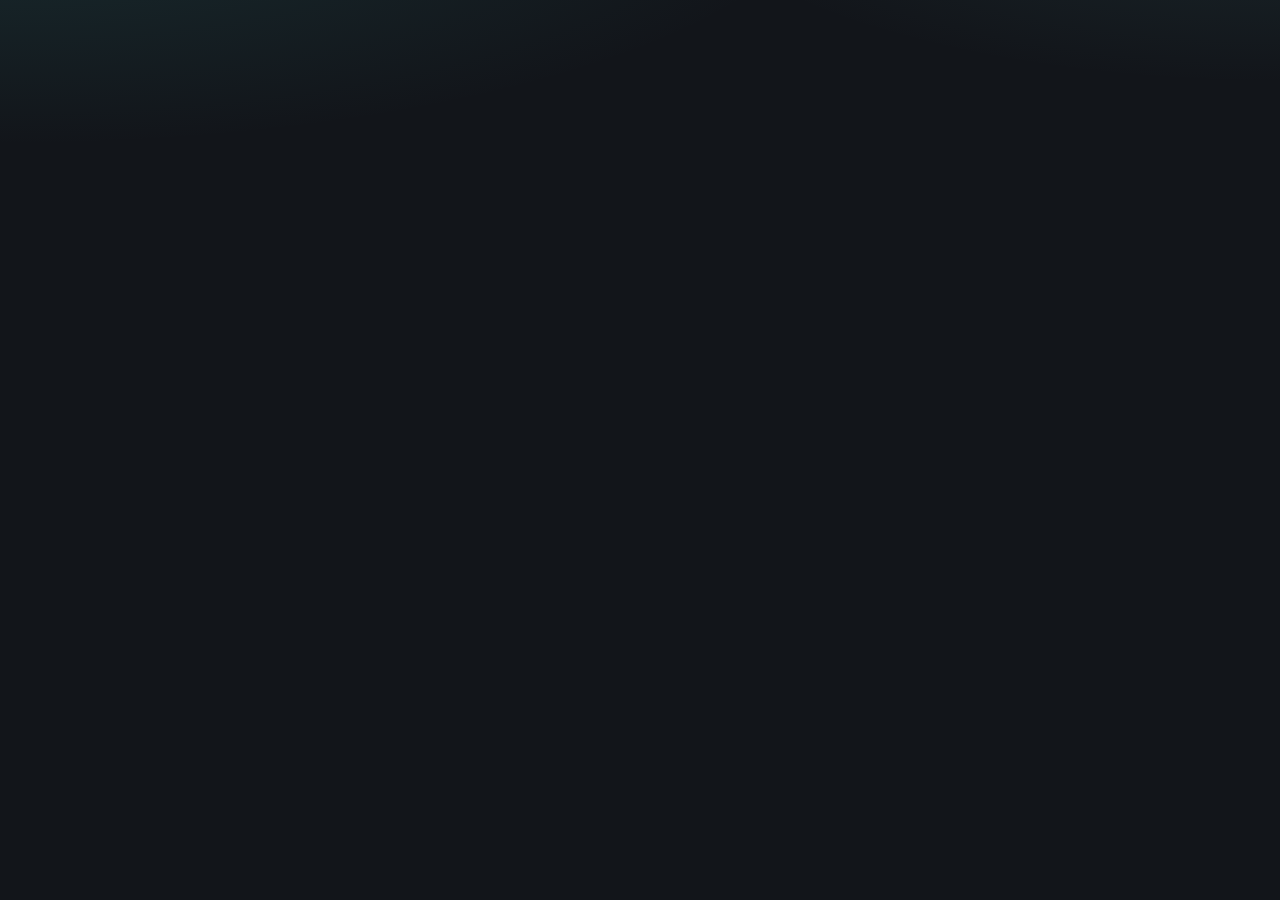
<file: sostituzioni/index.html>
<!doctype html>
<html lang="it">
<head>
  <meta charset="utf-8">
  <meta name="viewport" content="width=device-width, initial-scale=1">
  <title>Sostituzioni docenti</title>
  <!-- Icona per iPhone/iPad ("Aggiungi alla schermata Home") -->
  <link rel="icon" href="../app/icone/icona-TEST.svg" type="image/svg+xml">
  <link rel="icon" href="../app/icone/icona-192-TEST.png" type="image/png" sizes="192x192">
  <link rel="apple-touch-icon" sizes="180x180" href="../app/icone/apple-touch-icon-TEST.png">
  <!-- Le Sostituzioni ora sono una scheda di Orario Facile: questa pagina porta lì chi usa il vecchio indirizzo -->
  <meta http-equiv="refresh" content="0; url=../orario-facile/#sostituzioni">
  <link rel="canonical" href="../orario-facile/#sostituzioni">
</head>
<body>
  <main>
    <p>Le sostituzioni ora si trovano in <a href="../orario-facile/#sostituzioni">Orario Facile, scheda «Sostituzioni»</a>.</p>
  </main>
</body>
</html>
</file>
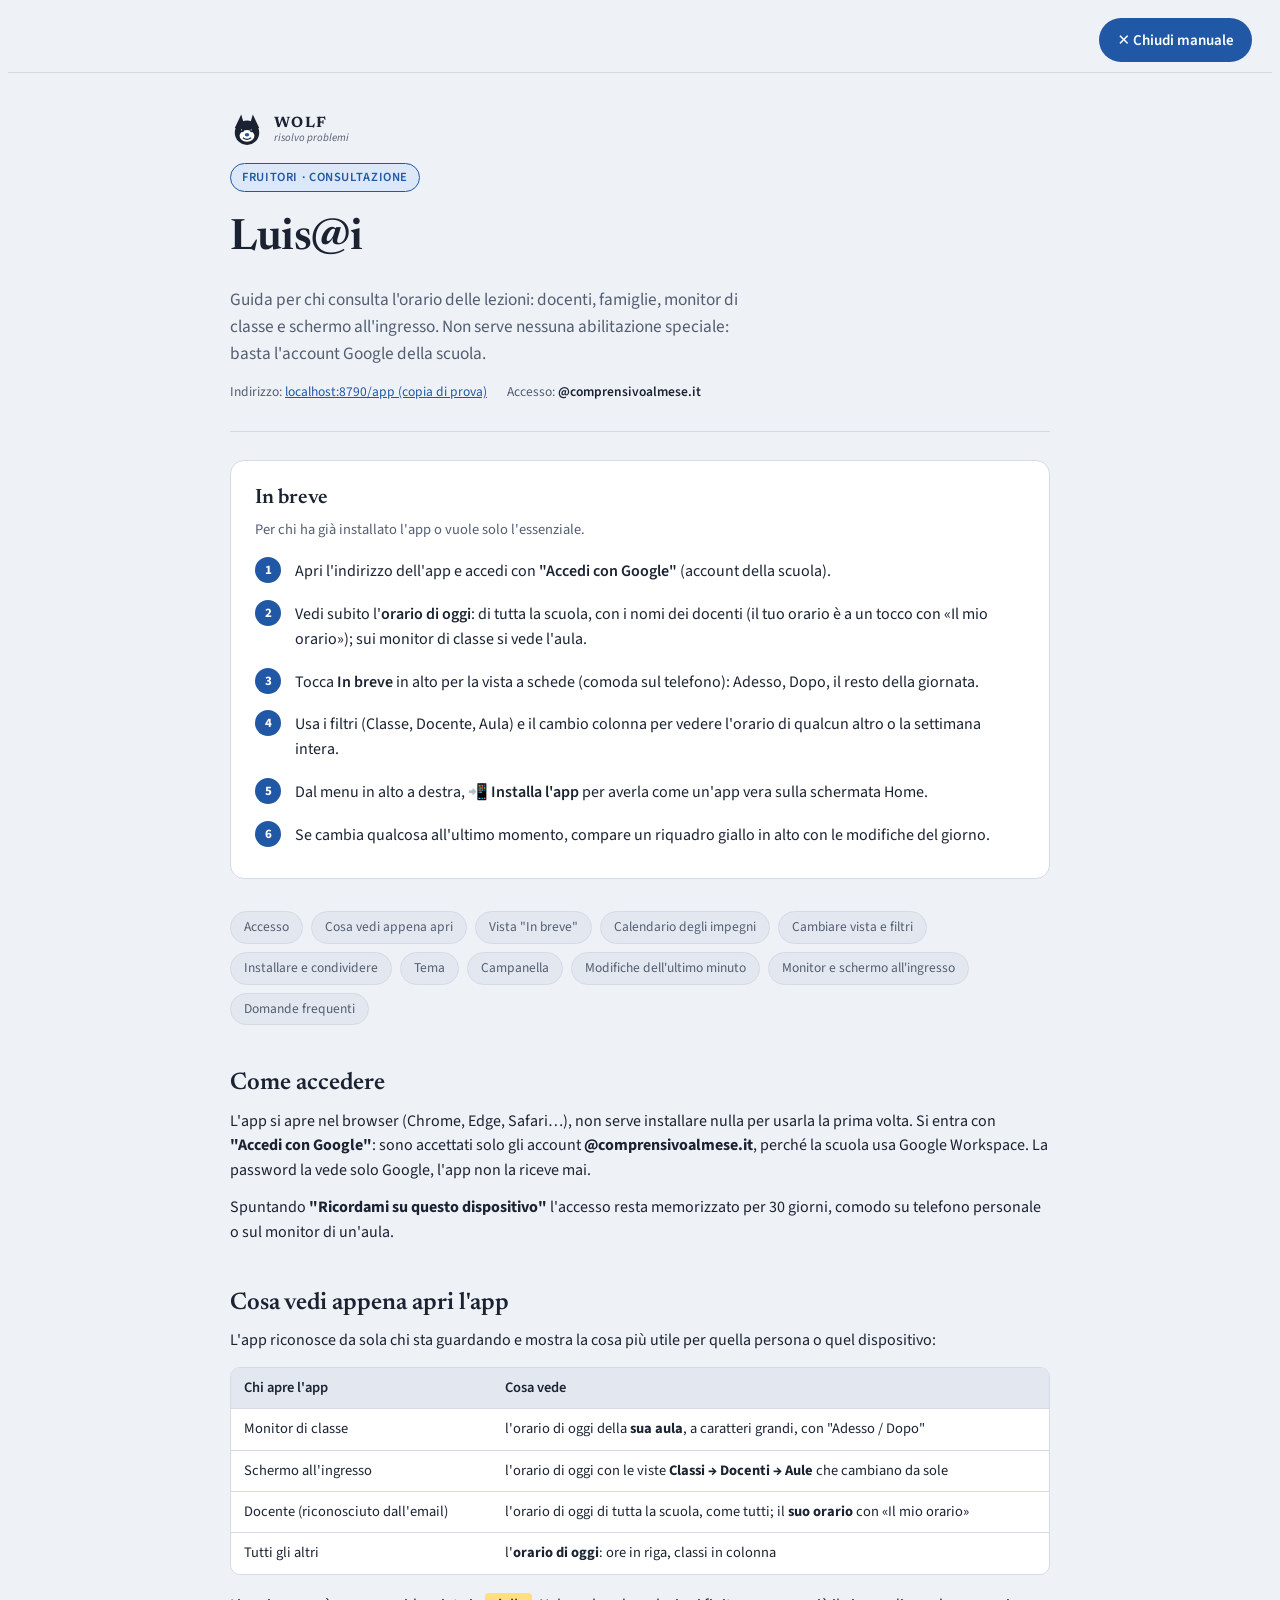
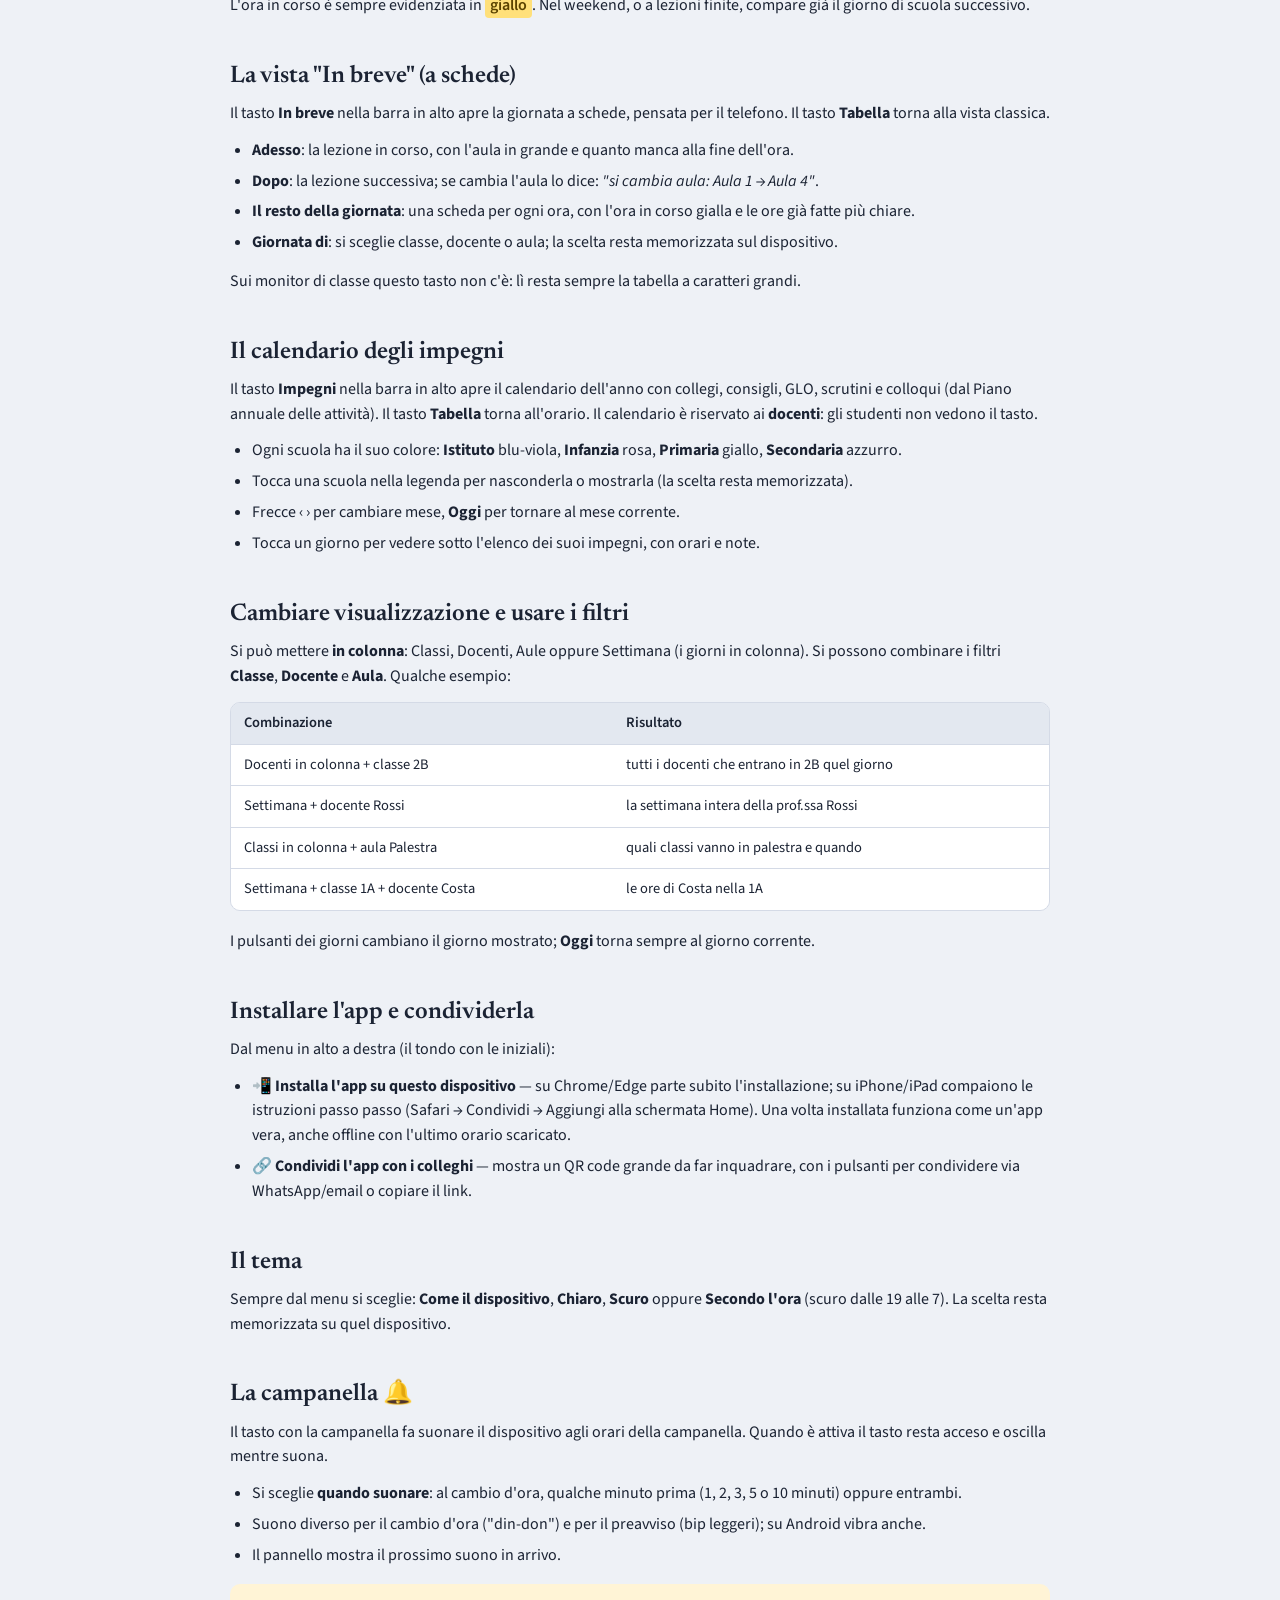
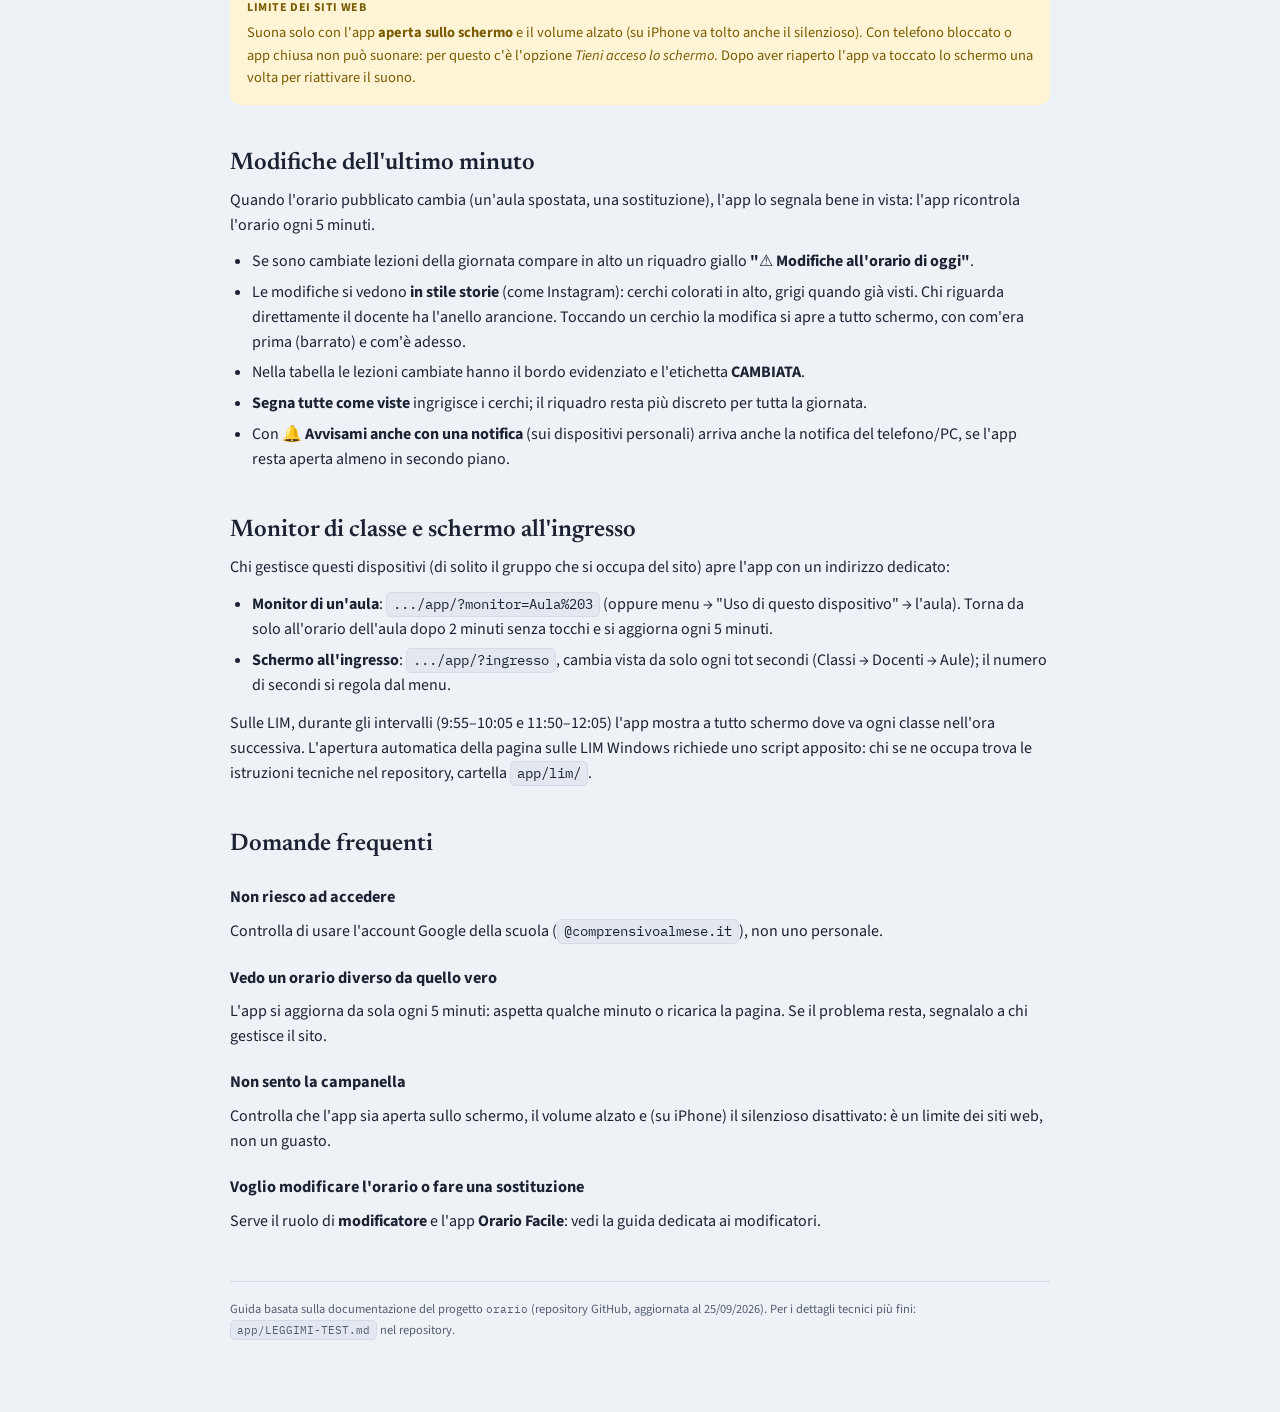
<file: app/manuale-TEST.html>
<!doctype html>
<html lang="it">
<head>
<meta charset="utf-8">
<meta name="viewport" content="width=device-width, initial-scale=1">
<title>Luis@i</title>
<style>
  @import url('https://fonts.googleapis.com/css2?family=Newsreader:ital,wght@0,400;0,500;0,600;0,700;1,500&family=Source+Sans+3:wght@400;500;600;700&family=IBM+Plex+Mono:wght@400;500&display=swap');

  :root{
    --bg:#EEF1F6; --surface:#FFFFFF; --surface-2:#E3E8F0;
    --ink:#1B2333; --ink-soft:#535E72; --line:#D4DAE6;
    --accent:#2158A6; --accent-ink:#FFFFFF; --accent-soft:#DCE7F7;
    --good:#2E7D52; --good-bg:#E4F3EA;
    --warn-bg:#FFF4D6; --warn-ink:#7A5B00;
    --hi:#FFE07A; --hi-ink:#5B4300;
    --font-display:"Newsreader", Georgia, serif;
    --font-body:"Source Sans 3", system-ui, sans-serif;
    --font-mono:"IBM Plex Mono", ui-monospace, monospace;
  }
  @media (prefers-color-scheme: dark){
    :root:not([data-theme="light"]){
      --bg:#10141D; --surface:#181E2A; --surface-2:#212938;
      --ink:#E7EAF2; --ink-soft:#9AA3B7; --line:#2B3345;
      --accent:#7FB0EE; --accent-ink:#0B1220; --accent-soft:#1E2B41;
      --good:#6ED3A0; --good-bg:#173226;
      --warn-bg:#3A2F12; --warn-ink:#F2C94C;
      --hi:#7A6420; --hi-ink:#FFE07A;
    }
  }
  :root[data-theme="dark"]{
    --bg:#10141D; --surface:#181E2A; --surface-2:#212938;
    --ink:#E7EAF2; --ink-soft:#9AA3B7; --line:#2B3345;
    --accent:#7FB0EE; --accent-ink:#0B1220; --accent-soft:#1E2B41;
    --good:#6ED3A0; --good-bg:#173226;
    --warn-bg:#3A2F12; --warn-ink:#F2C94C;
    --hi:#7A6420; --hi-ink:#FFE07A;
  }

  *{box-sizing:border-box;}
  body{
    background:var(--bg); color:var(--ink); font-family:var(--font-body);
    font-size:16px; line-height:1.55; padding-inline:20px;
  }
  .page{max-width:820px; margin:0 auto; padding-block:32px 64px;}

  code, .mono{font-family:var(--font-mono); font-size:0.88em;}
  .mono-tag{
    display:inline-block; background:var(--surface-2); border:1px solid var(--line);
    border-radius:5px; padding:1px 6px; font-family:var(--font-mono); font-size:0.85em;
  }

  a{color:var(--accent);}

  /* ---------- Hero ---------- */
  .hero{
    display:flex; flex-direction:column; gap:14px;
    padding-block:8px 28px; border-bottom:1px solid var(--line); margin-bottom:28px;
  }
  .team-logo{display:flex; align-items:center; gap:10px; margin-bottom:2px;}
  .team-text{display:flex; flex-direction:column; line-height:1.15;}
  .team-name{
    font-family:var(--font-display); font-weight:700; font-size:15px;
    letter-spacing:.09em; text-transform:uppercase; color:var(--ink);
  }
  .team-tag{font-size:11px; color:var(--ink-soft); font-style:italic;}
  .chip{
    display:inline-flex; align-items:center; gap:6px; width:fit-content;
    background:var(--accent-soft); color:var(--accent); border:1px solid var(--accent);
    font-size:12.5px; font-weight:600; letter-spacing:.05em; text-transform:uppercase;
    padding:4px 11px; border-radius:99px;
  }
  h1{
    font-family:var(--font-display); font-weight:600; font-size:clamp(2rem, 5vw, 2.7rem);
    margin:0; text-wrap:balance; letter-spacing:-0.01em;
  }
  .lede{font-size:1.08rem; color:var(--ink-soft); max-width:60ch; margin:0;}
  .meta{
    display:flex; flex-wrap:wrap; gap:8px 20px; font-size:13.5px; color:var(--ink-soft);
  }
  .meta b{color:var(--ink); font-weight:600;}

  /* ---------- Quick box ---------- */
  .quick{
    background:var(--surface); border:1px solid var(--line); border-radius:14px;
    padding:22px 24px 24px; margin-bottom:32px;
  }
  .quick h2{
    font-family:var(--font-display); font-size:1.3rem; margin:0 0 4px; font-weight:600;
  }
  .quick p.sub{margin:0 0 16px; color:var(--ink-soft); font-size:14.5px;}
  .quick ol{margin:0; padding-left:0; list-style:none; display:grid; gap:10px;}
  .quick li{
    display:grid; grid-template-columns:28px 1fr; gap:12px; align-items:start;
  }
  .quick li .n{
    background:var(--accent); color:var(--accent-ink); font-weight:700; font-size:13px;
    width:26px; height:26px; border-radius:50%; display:flex; align-items:center; justify-content:center;
    font-family:var(--font-body);
  }
  .quick li .t{padding-top:2px;}
  .quick li b{font-weight:600;}

  /* ---------- TOC ---------- */
  nav.toc{
    display:flex; flex-wrap:wrap; gap:8px; margin-bottom:40px;
  }
  nav.toc a{
    font-size:13.5px; color:var(--ink-soft); text-decoration:none;
    background:var(--surface-2); border:1px solid var(--line); border-radius:99px;
    padding:5px 13px;
  }
  nav.toc a:hover{color:var(--accent); border-color:var(--accent);}

  /* ---------- Sections ---------- */
  section{margin-bottom:40px; scroll-margin-top:16px;}
  section h2{
    font-family:var(--font-display); font-weight:600; font-size:1.5rem;
    margin:0 0 6px; padding-top:6px; border-top:1px solid var(--line);
    padding-top:20px;
  }
  section > h2:first-child{padding-top:0; border-top:none;}
  h3{font-family:var(--font-body); font-weight:700; font-size:1.02rem; margin:22px 0 8px;}
  p{margin:0 0 12px;}
  ul, ol{margin:0 0 14px; padding-left:22px;}
  li{margin-bottom:6px;}

  .tablewrap{overflow-x:auto; margin:14px 0 18px; border:1px solid var(--line); border-radius:10px;}
  table{border-collapse:collapse; width:100%; font-size:14.5px; min-width:480px;}
  th, td{text-align:left; padding:9px 13px; border-bottom:1px solid var(--line); vertical-align:top;}
  thead th{background:var(--surface-2); font-weight:600;}
  tbody tr:last-child td{border-bottom:none;}
  tbody{background:var(--surface);}

  .box{
    border-radius:10px; padding:14px 16px; margin:16px 0; font-size:14.5px;
    border:1px solid var(--line);
  }
  .box.nota{background:var(--surface-2);}
  .box.attenzione{background:var(--warn-bg); color:var(--warn-ink); border-color:transparent;}
  .box.attenzione b{color:var(--warn-ink);}
  .box p:last-child{margin-bottom:0;}
  .box .lbl{font-weight:700; font-size:12px; text-transform:uppercase; letter-spacing:.05em; display:block; margin-bottom:5px;}

  .swatch{
    display:inline-block; background:var(--hi); color:var(--hi-ink); border-radius:4px;
    padding:0 5px; font-weight:600;
  }

  footer{
    margin-top:48px; padding-top:18px; border-top:1px solid var(--line);
    font-size:12.5px; color:var(--ink-soft);
  }

  @media (max-width:520px){
    .quick{padding:18px 16px 20px;}
  }
  /* Barra con il tasto «Chiudi manuale»: resta sempre in alto anche scorrendo la pagina */
  .barra-manuale{
    position:sticky; top:0; z-index:10; display:flex; justify-content:flex-end;
    margin-inline:-20px; padding:10px 20px; background:var(--bg); border-bottom:1px solid var(--line);
  }
  .chiudi-manuale{
    font-family:var(--font-body); font-size:15px; font-weight:600; min-height:44px;
    background:var(--accent); color:var(--accent-ink); border:0; border-radius:99px; padding:9px 18px; cursor:pointer;
  }
  .chiudi-manuale:focus-visible{outline:3px solid var(--ink); outline-offset:2px;}
</style>
</head>
<body>
<header class="barra-manuale">
  <button type="button" class="chiudi-manuale" id="chiudiManuale" aria-label="Chiudi il manuale e torna all'app Luis@i">✕ Chiudi manuale</button>
</header>

<main class="page">

  <div class="hero">
    <div class="team-logo">
      <svg width="34" height="34" viewBox="0 0 64 64" aria-hidden="true">
        <polygon points="9,28 21,3 29,29" fill="var(--ink)"/>
        <polygon points="55,28 43,3 35,29" fill="var(--ink)"/>
        <circle cx="32" cy="37" r="23" fill="var(--ink)"/>
        <ellipse cx="32" cy="43" rx="14" ry="11" fill="var(--surface)"/>
        <circle cx="23" cy="33" r="3.4" fill="var(--ink)"/>
        <circle cx="41" cy="33" r="3.4" fill="var(--ink)"/>
        <circle cx="21.8" cy="31.7" r="1.1" fill="var(--surface)"/>
        <circle cx="39.8" cy="31.7" r="1.1" fill="var(--surface)"/>
        <ellipse cx="32" cy="41" rx="4.2" ry="3.2" fill="var(--accent)"/>
        <path d="M25,47 Q32,52 39,47" stroke="var(--ink)" stroke-width="2.2" fill="none" stroke-linecap="round"/>
      </svg>
      <span class="team-text">
        <span class="team-name">Wolf</span>
        <span class="team-tag">risolvo problemi</span>
      </span>
    </div>
    <span class="chip">Fruitori · consultazione</span>
    <h1>Luis@i</h1>
    <p class="lede">Guida per chi consulta l'orario delle lezioni: docenti, famiglie, monitor di classe e schermo all'ingresso. Non serve nessuna abilitazione speciale: basta l'account Google della scuola.</p>
    <div class="meta">
      <span>Indirizzo: <a href="http://localhost:8790/app/">localhost:8790/app (copia di prova)</a></span>
      <span>Accesso: <b>@comprensivoalmese.it</b></span>
    </div>
  </div>

  <div class="quick">
    <h2>In breve</h2>
    <p class="sub">Per chi ha già installato l'app o vuole solo l'essenziale.</p>
    <ol>
      <li><span class="n">1</span><span class="t">Apri l'indirizzo dell'app e accedi con <b>"Accedi con Google"</b> (account della scuola).</span></li>
      <li><span class="n">2</span><span class="t">Vedi subito l'<b>orario di oggi</b>: di tutta la scuola, con i nomi dei docenti (il tuo orario è a un tocco con «Il mio orario»); sui monitor di classe si vede l'aula.</span></li>
      <li><span class="n">3</span><span class="t">Tocca <b>In breve</b> in alto per la vista a schede (comoda sul telefono): Adesso, Dopo, il resto della giornata.</span></li>
      <li><span class="n">4</span><span class="t">Usa i filtri (Classe, Docente, Aula) e il cambio colonna per vedere l'orario di qualcun altro o la settimana intera.</span></li>
      <li><span class="n">5</span><span class="t">Dal menu in alto a destra, <b>📲 Installa l'app</b> per averla come un'app vera sulla schermata Home.</span></li>
      <li><span class="n">6</span><span class="t">Se cambia qualcosa all'ultimo momento, compare un riquadro giallo in alto con le modifiche del giorno.</span></li>
    </ol>
  </div>

  <nav class="toc">
    <a href="#accesso">Accesso</a>
    <a href="#apertura">Cosa vedi appena apri</a>
    <a href="#breve">Vista "In breve"</a>
    <a href="#impegni">Calendario degli impegni</a>
    <a href="#viste">Cambiare vista e filtri</a>
    <a href="#installare">Installare e condividere</a>
    <a href="#tema">Tema</a>
    <a href="#campanella">Campanella</a>
    <a href="#modifiche">Modifiche dell'ultimo minuto</a>
    <a href="#dispositivi">Monitor e schermo all'ingresso</a>
    <a href="#faq">Domande frequenti</a>
  </nav>

  <section id="accesso">
    <h2>Come accedere</h2>
    <p>L'app si apre nel browser (Chrome, Edge, Safari…), non serve installare nulla per usarla la prima volta. Si entra con <b>"Accedi con Google"</b>: sono accettati solo gli account <b>@comprensivoalmese.it</b>, perché la scuola usa Google Workspace. La password la vede solo Google, l'app non la riceve mai.</p>
    <p>Spuntando <b>"Ricordami su questo dispositivo"</b> l'accesso resta memorizzato per 30 giorni, comodo su telefono personale o sul monitor di un'aula.</p>
  </section>

  <section id="apertura">
    <h2>Cosa vedi appena apri l'app</h2>
    <p>L'app riconosce da sola chi sta guardando e mostra la cosa più utile per quella persona o quel dispositivo:</p>
    <div class="tablewrap">
      <table>
        <thead><tr><th>Chi apre l'app</th><th>Cosa vede</th></tr></thead>
        <tbody>
          <tr><td>Monitor di classe</td><td>l'orario di oggi della <b>sua aula</b>, a caratteri grandi, con "Adesso / Dopo"</td></tr>
          <tr><td>Schermo all'ingresso</td><td>l'orario di oggi con le viste <b>Classi → Docenti → Aule</b> che cambiano da sole</td></tr>
          <tr><td>Docente (riconosciuto dall'email)</td><td>l'orario di oggi di tutta la scuola, come tutti; il <b>suo orario</b> con «Il mio orario»</td></tr>
          <tr><td>Tutti gli altri</td><td>l'<b>orario di oggi</b>: ore in riga, classi in colonna</td></tr>
        </tbody>
      </table>
    </div>
    <p>L'ora in corso è sempre evidenziata in <span class="swatch">giallo</span>. Nel weekend, o a lezioni finite, compare già il giorno di scuola successivo.</p>
  </section>

  <section id="breve">
    <h2>La vista "In breve" (a schede)</h2>
    <p>Il tasto <b>In breve</b> nella barra in alto apre la giornata a schede, pensata per il telefono. Il tasto <b>Tabella</b> torna alla vista classica.</p>
    <ul>
      <li><b>Adesso</b>: la lezione in corso, con l'aula in grande e quanto manca alla fine dell'ora.</li>
      <li><b>Dopo</b>: la lezione successiva; se cambia l'aula lo dice: <i>"si cambia aula: Aula 1 → Aula 4"</i>.</li>
      <li><b>Il resto della giornata</b>: una scheda per ogni ora, con l'ora in corso gialla e le ore già fatte più chiare.</li>
      <li><b>Giornata di</b>: si sceglie classe, docente o aula; la scelta resta memorizzata sul dispositivo.</li>
    </ul>
    <p>Sui monitor di classe questo tasto non c'è: lì resta sempre la tabella a caratteri grandi.</p>
  </section>

  <section id="impegni">
    <h2>Il calendario degli impegni</h2>
    <p>Il tasto <b>Impegni</b> nella barra in alto apre il calendario dell'anno con collegi, consigli, GLO, scrutini e colloqui (dal Piano annuale delle attività). Il tasto <b>Tabella</b> torna all'orario. Il calendario è riservato ai <b>docenti</b>: gli studenti non vedono il tasto.</p>
    <ul>
      <li>Ogni scuola ha il suo colore: <b>Istituto</b> blu-viola, <b>Infanzia</b> rosa, <b>Primaria</b> giallo, <b>Secondaria</b> azzurro.</li>
      <li>Tocca una scuola nella legenda per nasconderla o mostrarla (la scelta resta memorizzata).</li>
      <li>Frecce ‹ › per cambiare mese, <b>Oggi</b> per tornare al mese corrente.</li>
      <li>Tocca un giorno per vedere sotto l'elenco dei suoi impegni, con orari e note.</li>
    </ul>
  </section>

  <section id="viste">
    <h2>Cambiare visualizzazione e usare i filtri</h2>
    <p>Si può mettere <b>in colonna</b>: Classi, Docenti, Aule oppure Settimana (i giorni in colonna). Si possono combinare i filtri <b>Classe</b>, <b>Docente</b> e <b>Aula</b>. Qualche esempio:</p>
    <div class="tablewrap">
      <table>
        <thead><tr><th>Combinazione</th><th>Risultato</th></tr></thead>
        <tbody>
          <tr><td>Docenti in colonna + classe 2B</td><td>tutti i docenti che entrano in 2B quel giorno</td></tr>
          <tr><td>Settimana + docente Rossi</td><td>la settimana intera della prof.ssa Rossi</td></tr>
          <tr><td>Classi in colonna + aula Palestra</td><td>quali classi vanno in palestra e quando</td></tr>
          <tr><td>Settimana + classe 1A + docente Costa</td><td>le ore di Costa nella 1A</td></tr>
        </tbody>
      </table>
    </div>
    <p>I pulsanti dei giorni cambiano il giorno mostrato; <b>Oggi</b> torna sempre al giorno corrente.</p>
  </section>

  <section id="installare">
    <h2>Installare l'app e condividerla</h2>
    <p>Dal menu in alto a destra (il tondo con le iniziali):</p>
    <ul>
      <li><b>📲 Installa l'app su questo dispositivo</b> — su Chrome/Edge parte subito l'installazione; su iPhone/iPad compaiono le istruzioni passo passo (Safari → Condividi → Aggiungi alla schermata Home). Una volta installata funziona come un'app vera, anche offline con l'ultimo orario scaricato.</li>
      <li><b>🔗 Condividi l'app con i colleghi</b> — mostra un QR code grande da far inquadrare, con i pulsanti per condividere via WhatsApp/email o copiare il link.</li>
    </ul>
  </section>

  <section id="tema">
    <h2>Il tema</h2>
    <p>Sempre dal menu si sceglie: <b>Come il dispositivo</b>, <b>Chiaro</b>, <b>Scuro</b> oppure <b>Secondo l'ora</b> (scuro dalle 19 alle 7). La scelta resta memorizzata su quel dispositivo.</p>
  </section>

  <section id="campanella">
    <h2>La campanella 🔔</h2>
    <p>Il tasto con la campanella fa suonare il dispositivo agli orari della campanella. Quando è attiva il tasto resta acceso e oscilla mentre suona.</p>
    <ul>
      <li>Si sceglie <b>quando suonare</b>: al cambio d'ora, qualche minuto prima (1, 2, 3, 5 o 10 minuti) oppure entrambi.</li>
      <li>Suono diverso per il cambio d'ora ("din-don") e per il preavviso (bip leggeri); su Android vibra anche.</li>
      <li>Il pannello mostra il prossimo suono in arrivo.</li>
    </ul>
    <div class="box attenzione">
      <span class="lbl">Limite dei siti web</span>
      <p>Suona solo con l'app <b>aperta sullo schermo</b> e il volume alzato (su iPhone va tolto anche il silenzioso). Con telefono bloccato o app chiusa non può suonare: per questo c'è l'opzione <i>Tieni acceso lo schermo</i>. Dopo aver riaperto l'app va toccato lo schermo una volta per riattivare il suono.</p>
    </div>
  </section>

  <section id="modifiche">
    <h2>Modifiche dell'ultimo minuto</h2>
    <p>Quando l'orario pubblicato cambia (un'aula spostata, una sostituzione), l'app lo segnala bene in vista: l'app ricontrola l'orario ogni 5 minuti.</p>
    <ul>
      <li>Se sono cambiate lezioni della giornata compare in alto un riquadro giallo <b>"⚠️ Modifiche all'orario di oggi"</b>.</li>
      <li>Le modifiche si vedono <b>in stile storie</b> (come Instagram): cerchi colorati in alto, grigi quando già visti. Chi riguarda direttamente il docente ha l'anello arancione. Toccando un cerchio la modifica si apre a tutto schermo, con com'era prima (barrato) e com'è adesso.</li>
      <li>Nella tabella le lezioni cambiate hanno il bordo evidenziato e l'etichetta <b>CAMBIATA</b>.</li>
      <li><b>Segna tutte come viste</b> ingrigisce i cerchi; il riquadro resta più discreto per tutta la giornata.</li>
      <li>Con <b>🔔 Avvisami anche con una notifica</b> (sui dispositivi personali) arriva anche la notifica del telefono/PC, se l'app resta aperta almeno in secondo piano.</li>
    </ul>
  </section>

  <section id="dispositivi">
    <h2>Monitor di classe e schermo all'ingresso</h2>
    <p>Chi gestisce questi dispositivi (di solito il gruppo che si occupa del sito) apre l'app con un indirizzo dedicato:</p>
    <ul>
      <li><b>Monitor di un'aula</b>: <code class="mono-tag">.../app/?monitor=Aula%203</code> (oppure menu → "Uso di questo dispositivo" → l'aula). Torna da solo all'orario dell'aula dopo 2 minuti senza tocchi e si aggiorna ogni 5 minuti.</li>
      <li><b>Schermo all'ingresso</b>: <code class="mono-tag">.../app/?ingresso</code>, cambia vista da solo ogni tot secondi (Classi → Docenti → Aule); il numero di secondi si regola dal menu.</li>
    </ul>
    <p>Sulle LIM, durante gli intervalli (9:55–10:05 e 11:50–12:05) l'app mostra a tutto schermo dove va ogni classe nell'ora successiva. L'apertura automatica della pagina sulle LIM Windows richiede uno script apposito: chi se ne occupa trova le istruzioni tecniche nel repository, cartella <code class="mono-tag">app/lim/</code>.</p>
  </section>

  <section id="faq">
    <h2>Domande frequenti</h2>
    <h3>Non riesco ad accedere</h3>
    <p>Controlla di usare l'account Google della scuola (<code class="mono-tag">@comprensivoalmese.it</code>), non uno personale.</p>
    <h3>Vedo un orario diverso da quello vero</h3>
    <p>L'app si aggiorna da sola ogni 5 minuti: aspetta qualche minuto o ricarica la pagina. Se il problema resta, segnalalo a chi gestisce il sito.</p>
    <h3>Non sento la campanella</h3>
    <p>Controlla che l'app sia aperta sullo schermo, il volume alzato e (su iPhone) il silenzioso disattivato: è un limite dei siti web, non un guasto.</p>
    <h3>Voglio modificare l'orario o fare una sostituzione</h3>
    <p>Serve il ruolo di <b>modificatore</b> e l'app <b>Orario Facile</b>: vedi la guida dedicata ai modificatori.</p>
  </section>

  <footer>
    Guida basata sulla documentazione del progetto <span class="mono">orario</span> (repository GitHub, aggiornata al 25/09/2026). Per i dettagli tecnici più fini: <code class="mono-tag">app/LEGGIMI-TEST.md</code> nel repository.
  </footer>

</main>
<script>
  /*
    «Chiudi manuale» (anche con il tasto Esc): torna alla pagina da cui si è arrivati (all'app Luis@i).
    Se il manuale è stato aperto da solo (link diretto o scheda nuova) prova a chiudere la scheda
    e, se il browser non lo permette, apre la pagina principale.
  */
  (() => {
    function chiudi() {
      let dalSito = false;
      try { dalSito = !!document.referrer && new URL(document.referrer).origin === location.origin; } catch (e) { /* indirizzo non valido */ }
      if (dalSito && history.length > 1) { history.back(); return; }
      window.close();
      setTimeout(() => { location.href = './'; }, 300);
    }
    document.getElementById('chiudiManuale').addEventListener('click', chiudi);
    document.addEventListener('keydown', e => { if (e.key === 'Escape') chiudi(); });
  })();
</script>
</body>
</html>
</file>
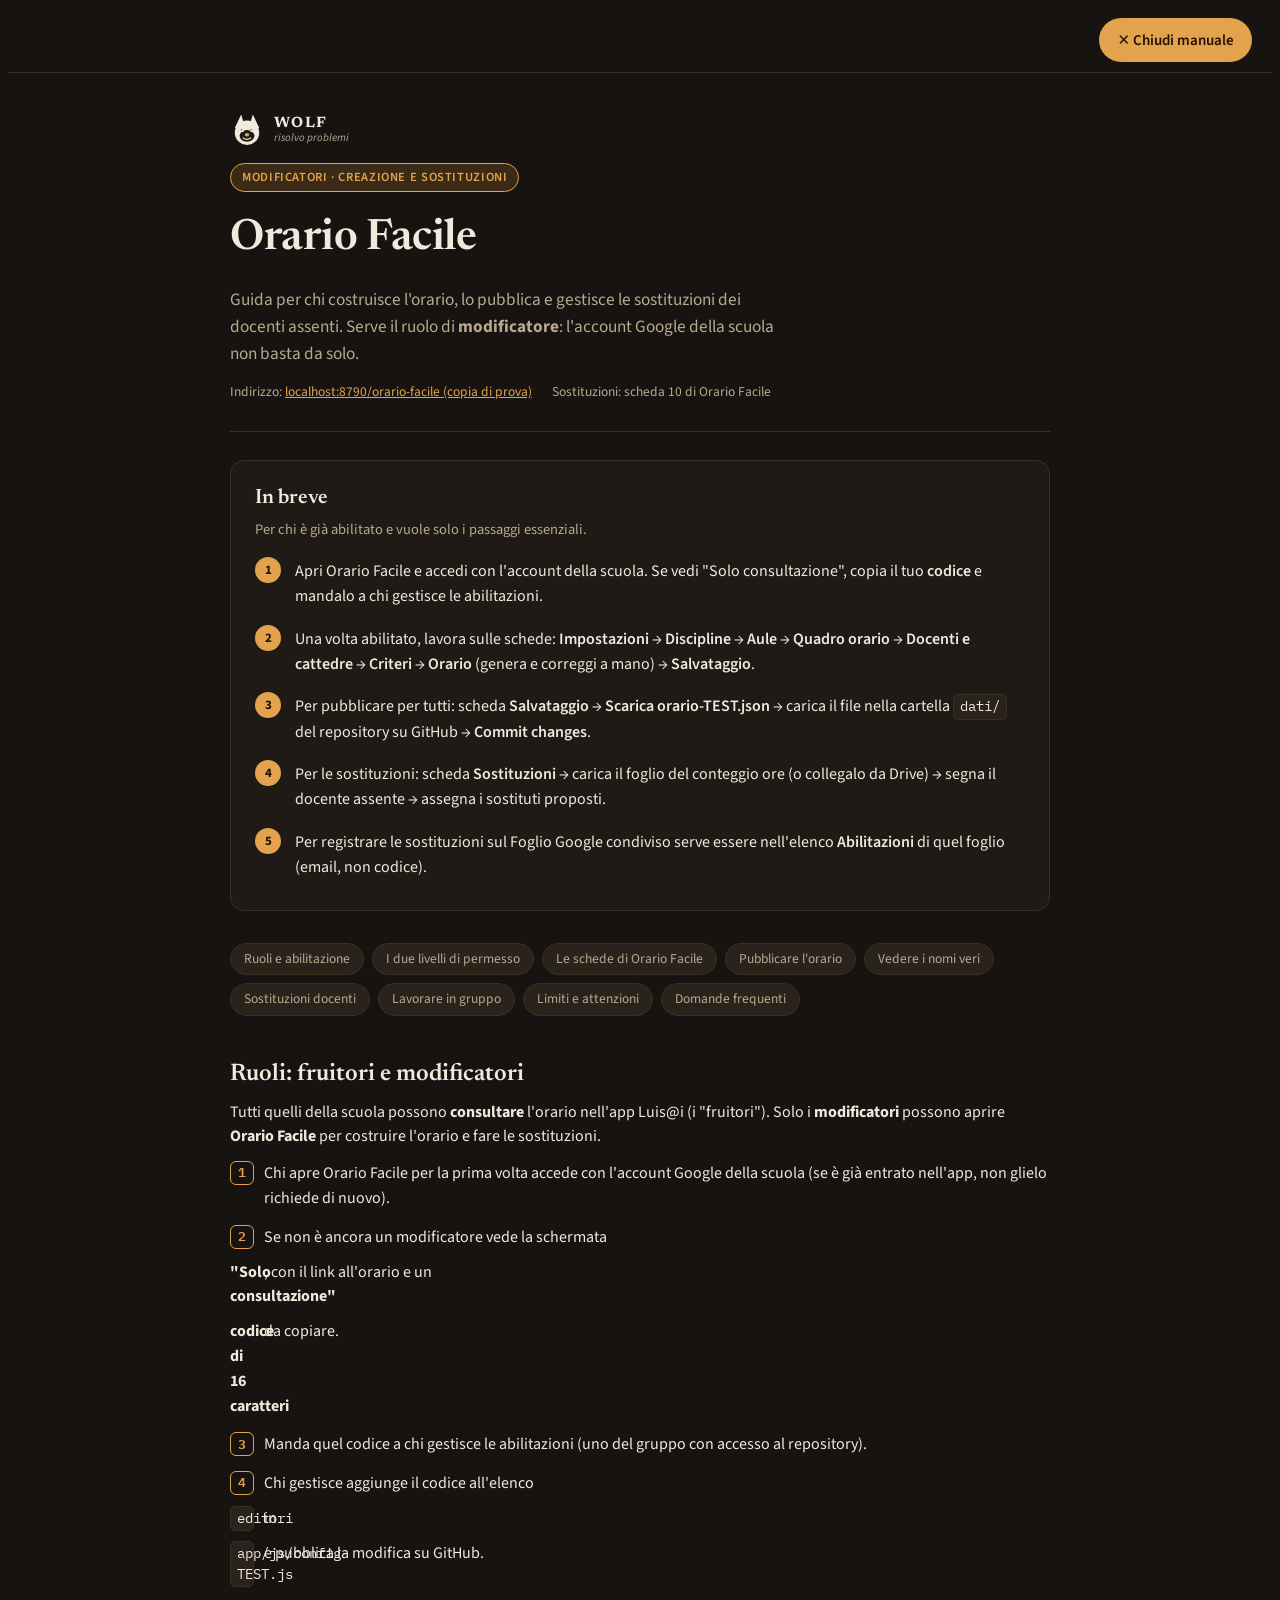
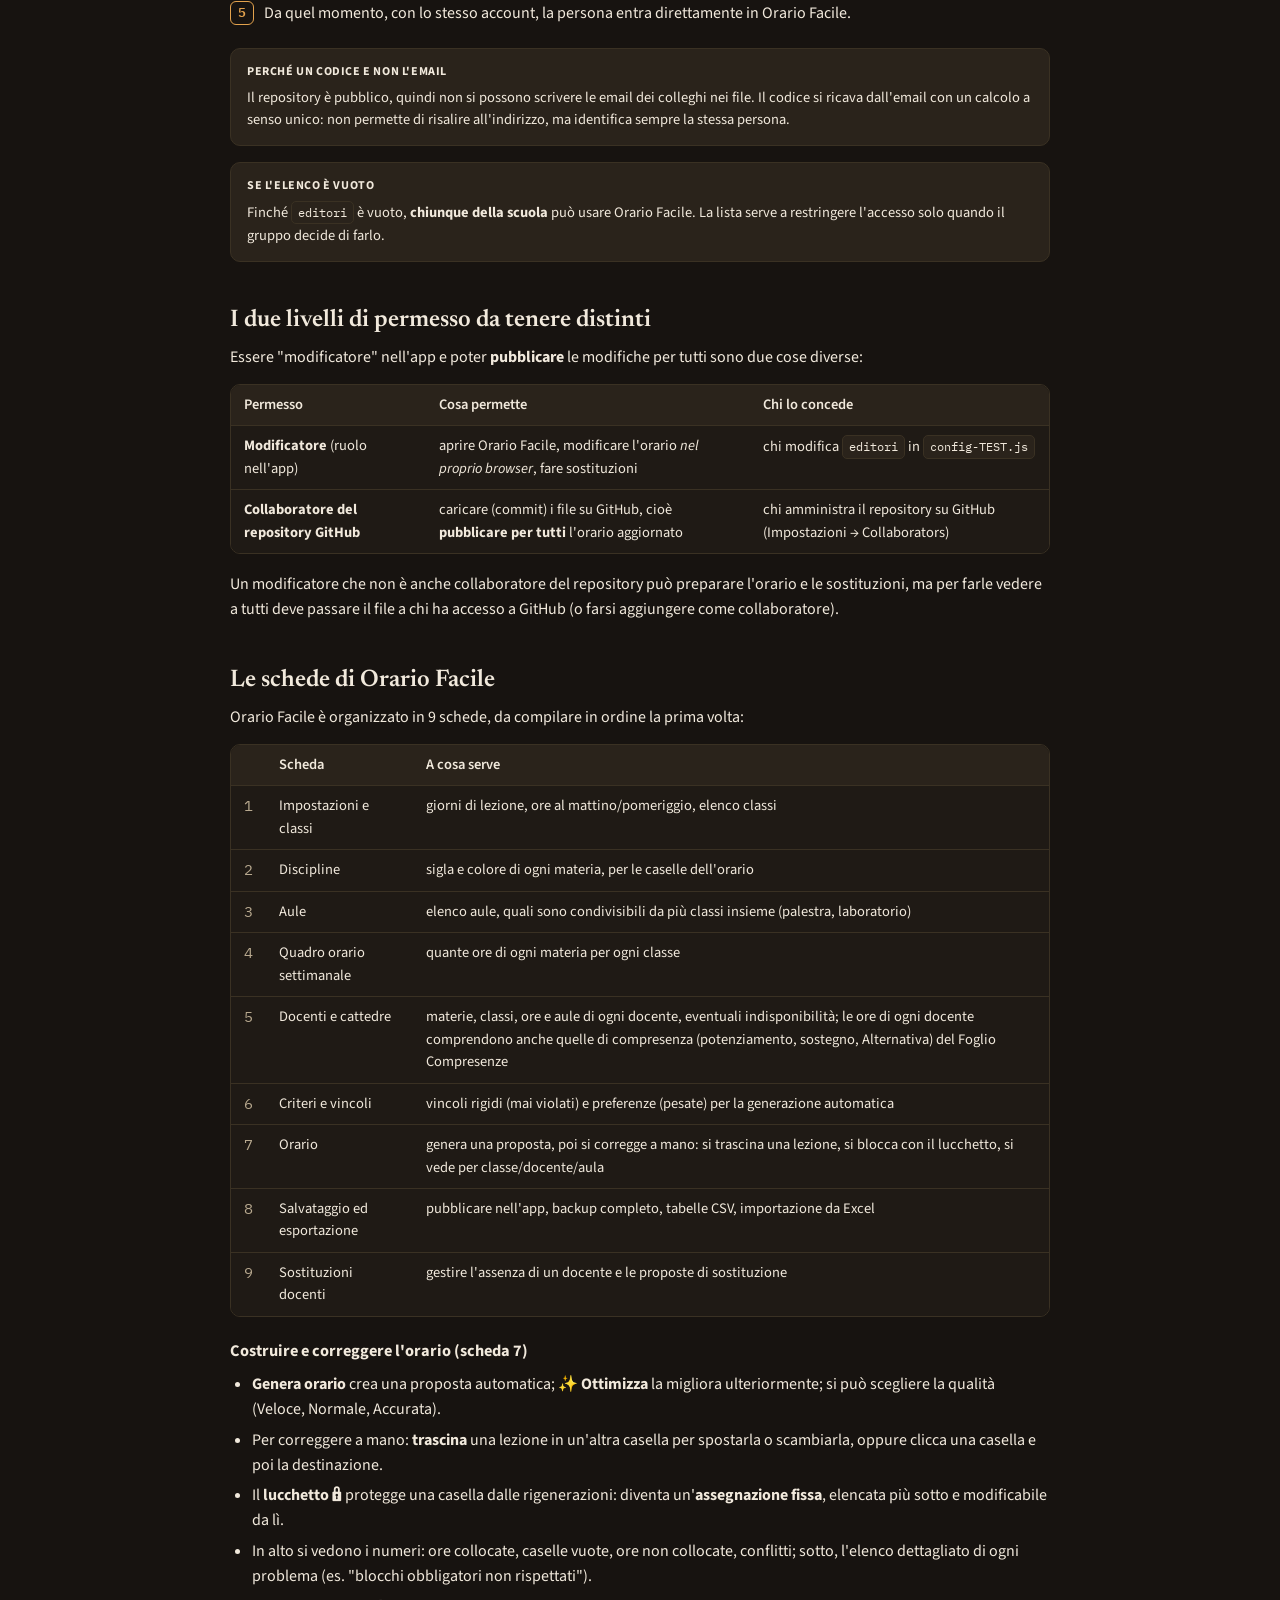
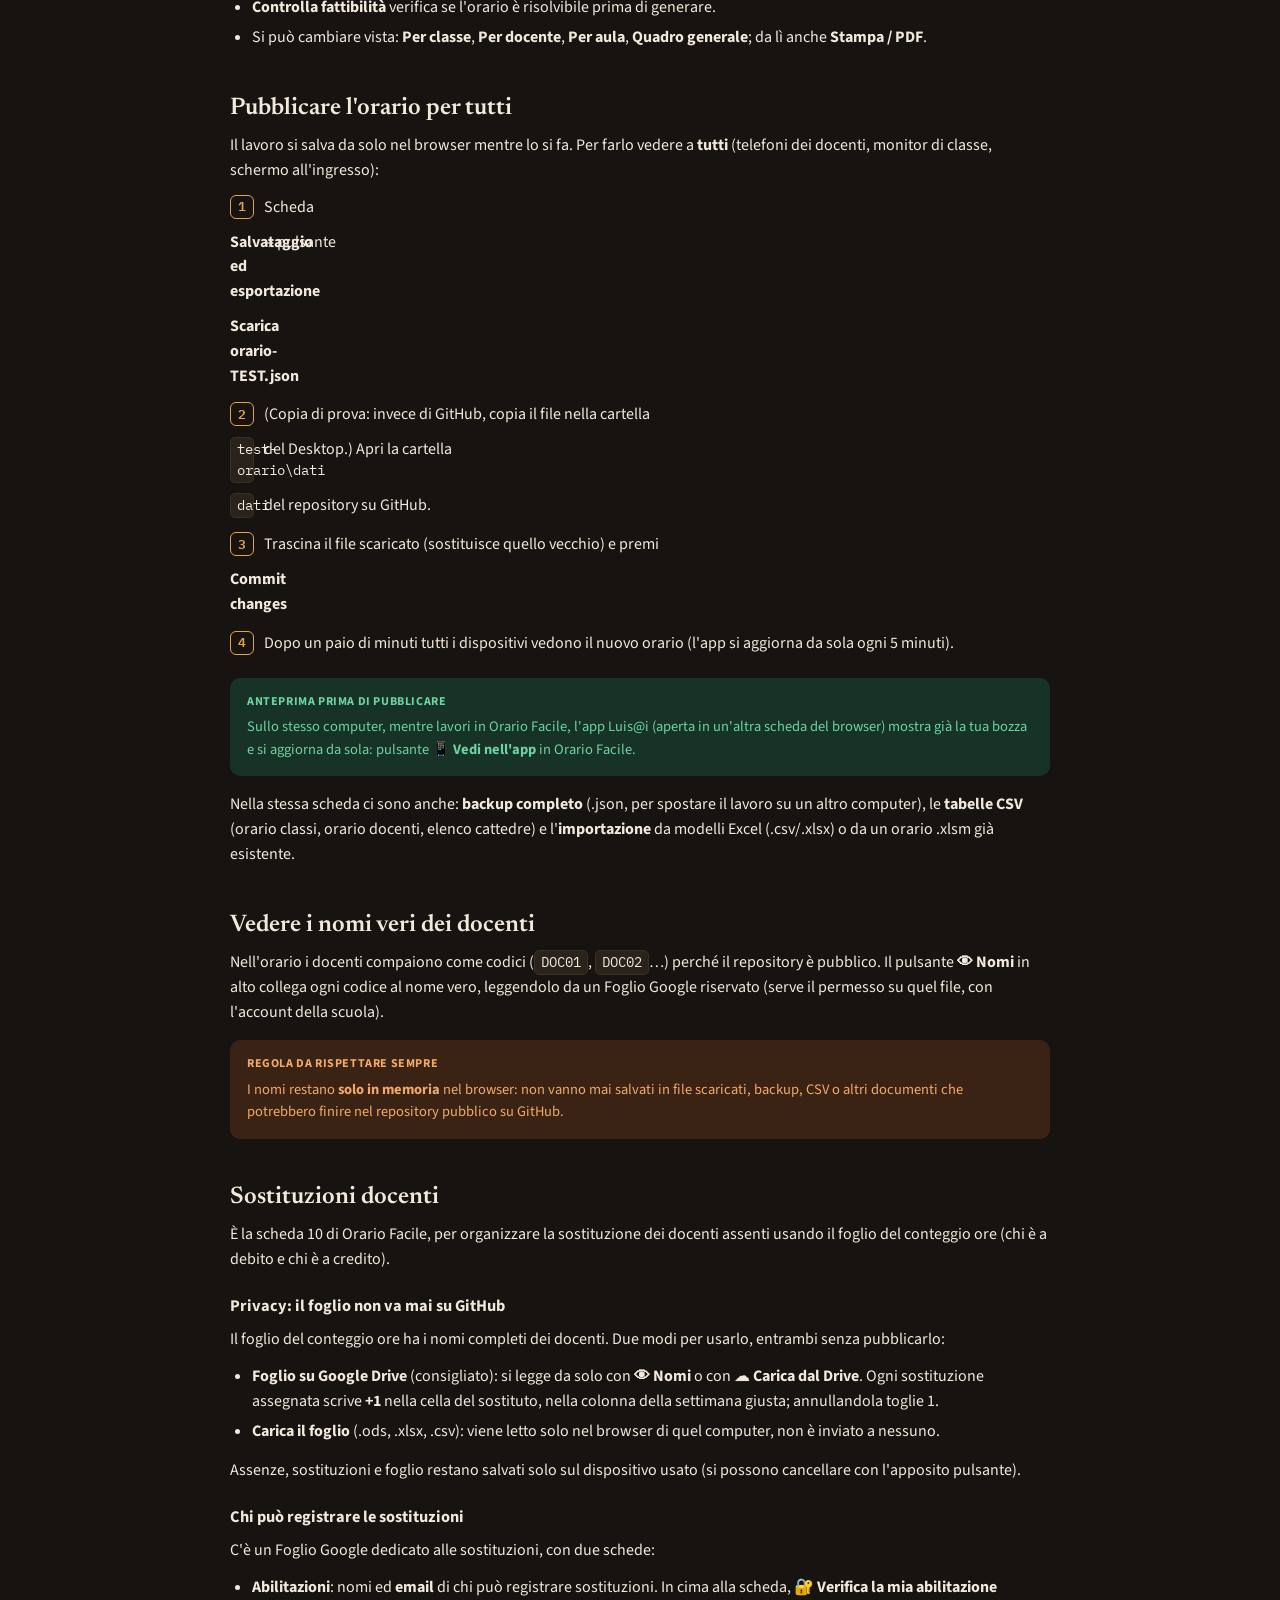
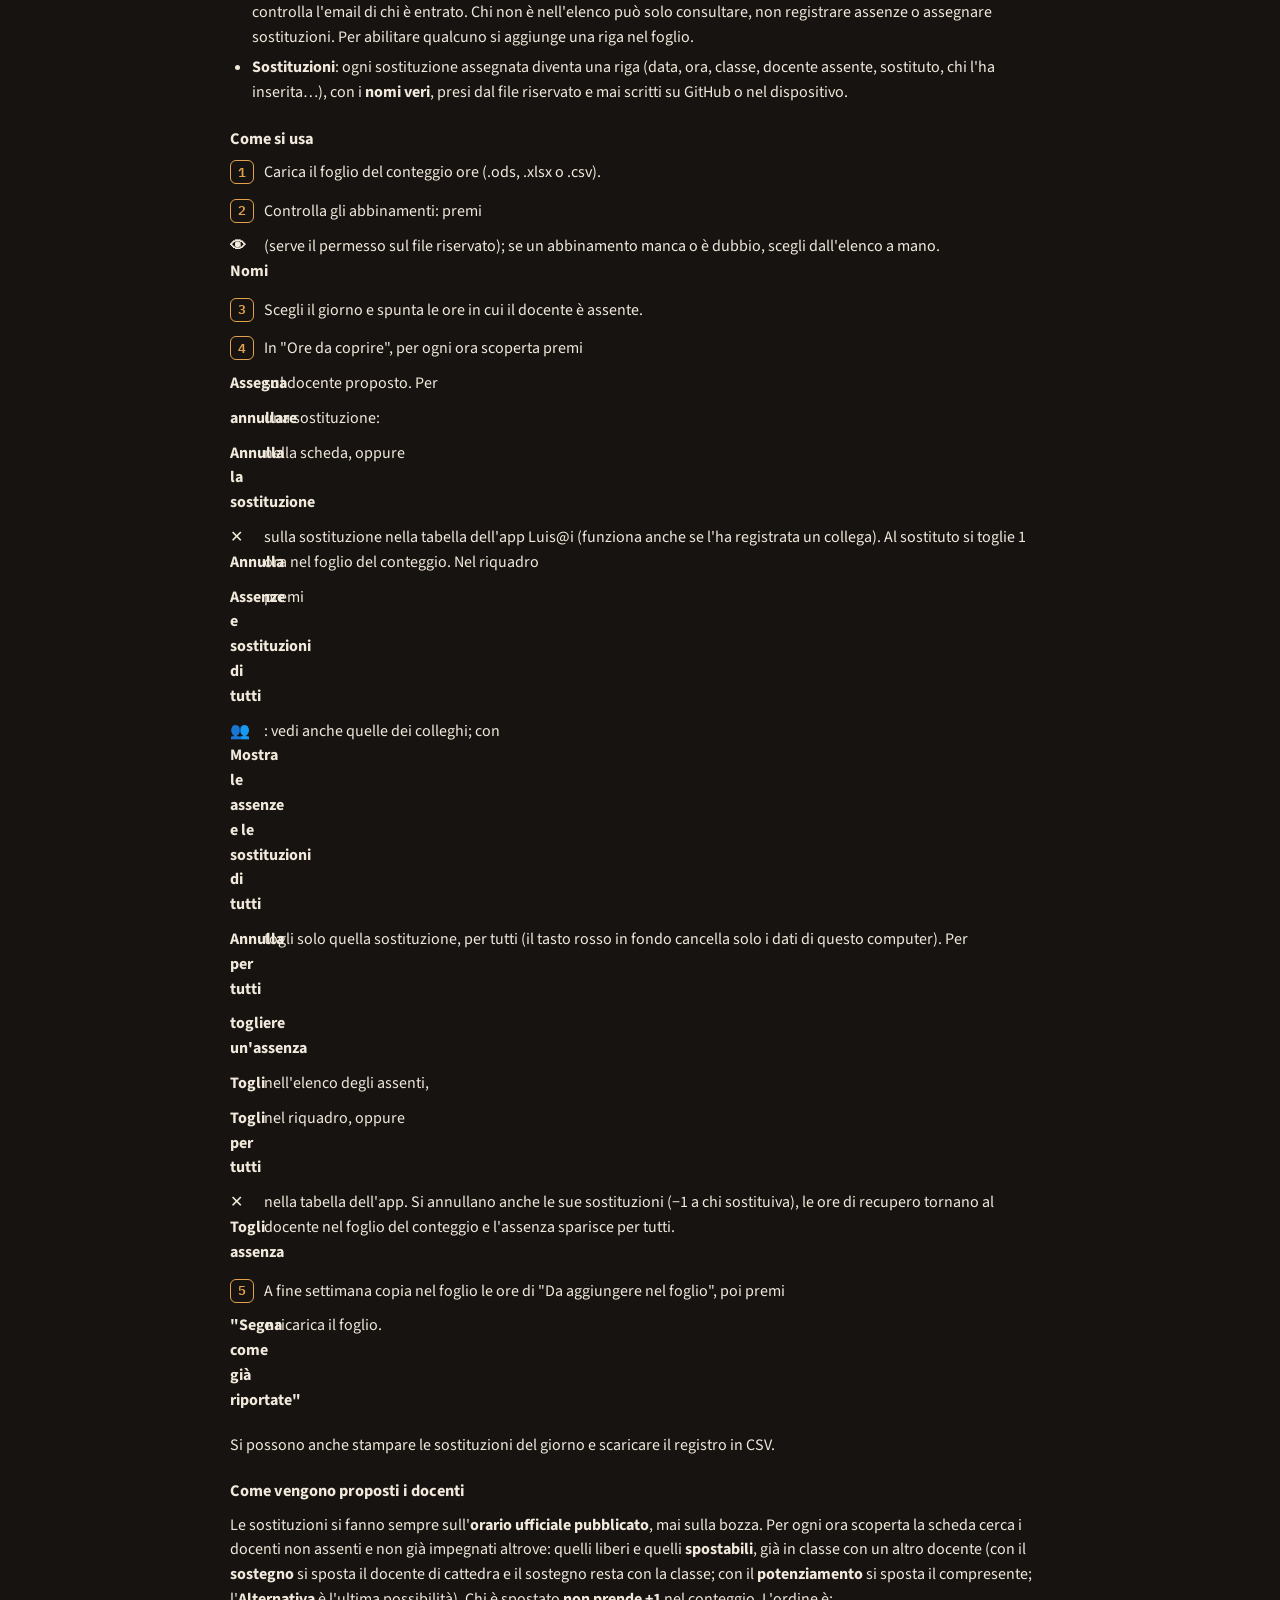
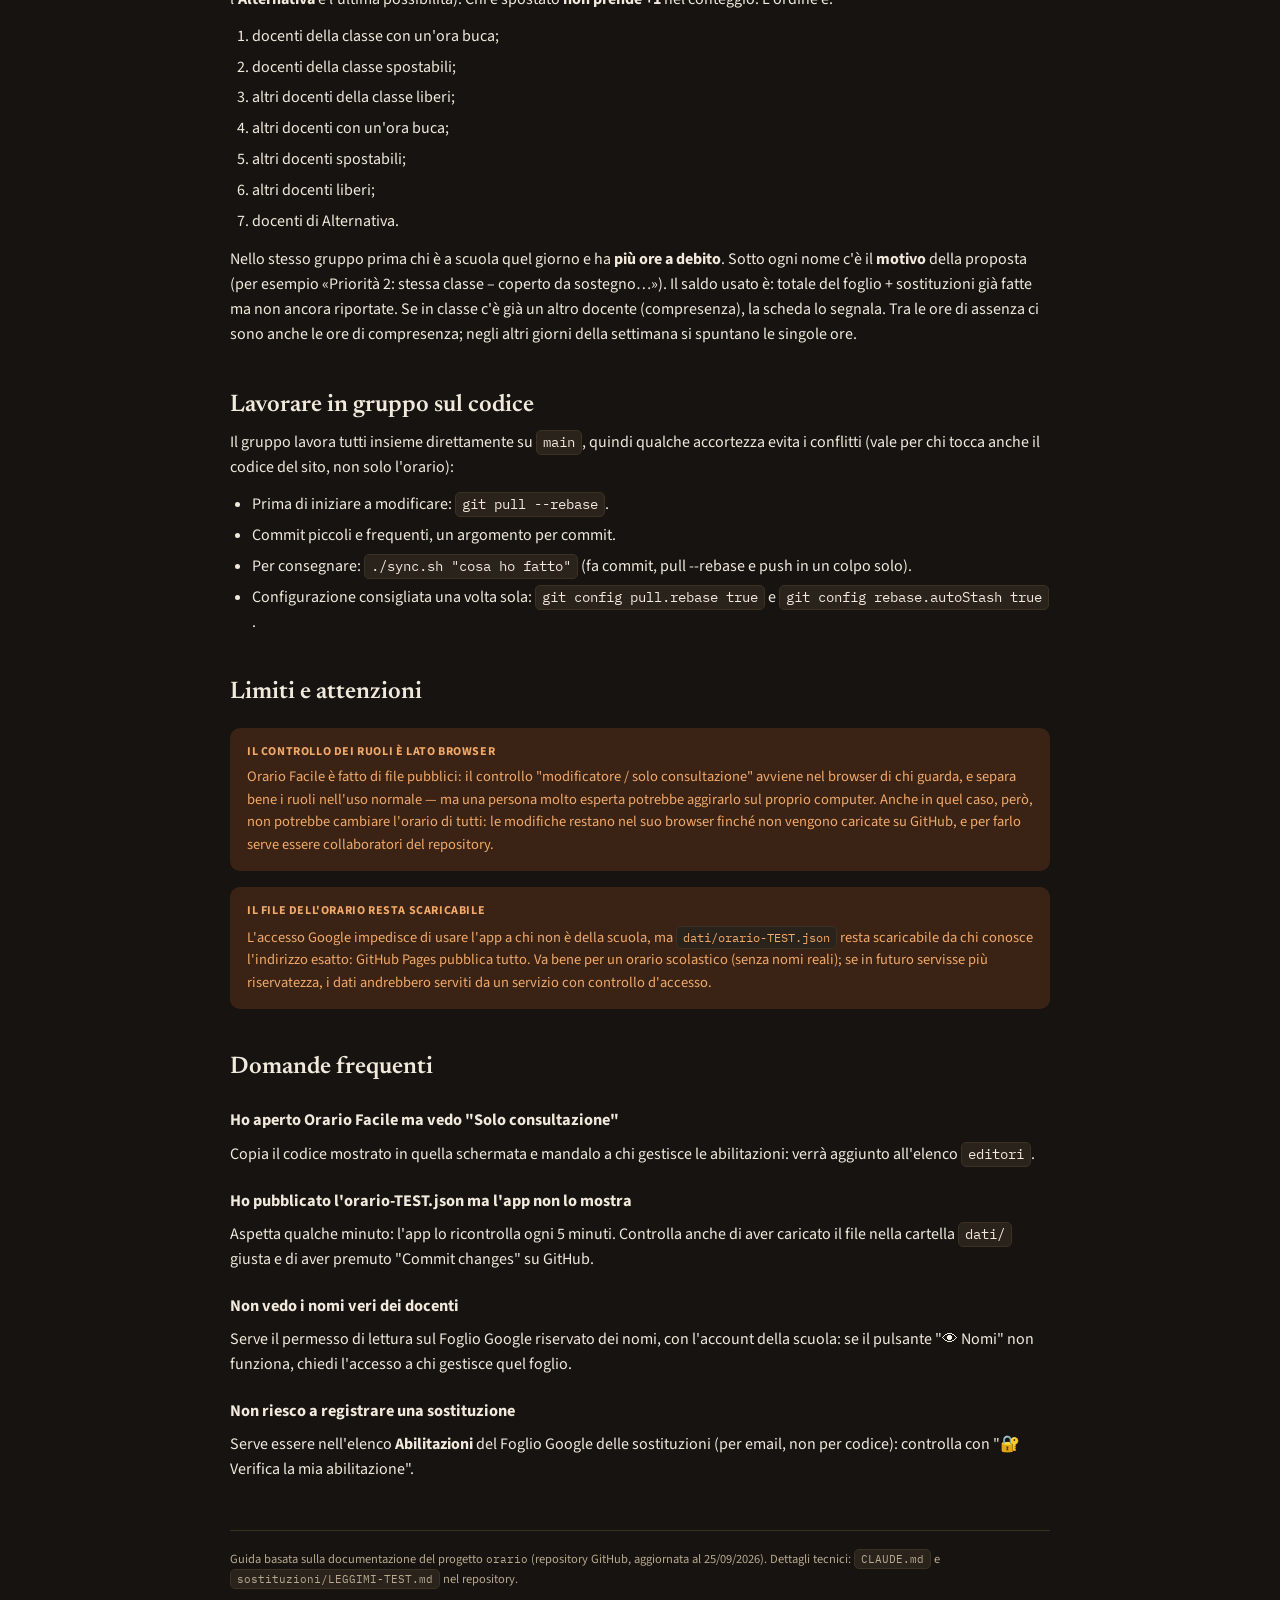
<file: orario-facile/manuale-TEST.html>
<!doctype html>
<html lang="it">
<head>
<meta charset="utf-8">
<meta name="viewport" content="width=device-width, initial-scale=1">
<script>
  // stesso tema di Orario Facile: scuro, chiaro solo se scelto lì con il tasto ☀/☾ (chiave orariofacile.tema)
  try { document.documentElement.setAttribute('data-theme', localStorage.getItem('orariofacile.tema') === 'light' ? 'light' : 'dark'); }
  catch (e) { document.documentElement.setAttribute('data-theme', 'dark'); }
</script>
<title>Orario Facile</title>
<style>
  @import url('https://fonts.googleapis.com/css2?family=Newsreader:ital,wght@0,400;0,500;0,600;0,700;1,500&family=Source+Sans+3:wght@400;500;600;700&family=IBM+Plex+Mono:wght@400;500&display=swap');

  :root{
    --bg:#F2EEE7; --surface:#FFFFFF; --surface-2:#EAE2D2;
    --ink:#241C10; --ink-soft:#6B5E48; --line:#DCD0B6;
    --accent:#A85D12; --accent-ink:#FFFFFF; --accent-soft:#F3E1CB;
    --good:#2E7D52; --good-bg:#E4F3EA;
    --warn-bg:#FBE3D8; --warn-ink:#8A3B12;
    --hi:#FFE07A; --hi-ink:#5B4300;
    --font-display:"Newsreader", Georgia, serif;
    --font-body:"Source Sans 3", system-ui, sans-serif;
    --font-mono:"IBM Plex Mono", ui-monospace, monospace;
  }
  @media (prefers-color-scheme: dark){
    :root:not([data-theme="light"]){
      --bg:#171310; --surface:#1F1A15; --surface-2:#2A231B;
      --ink:#F1E9DC; --ink-soft:#B8A98F; --line:#3A3123;
      --accent:#E3A24D; --accent-ink:#241300; --accent-soft:#3A2A16;
      --good:#6ED3A0; --good-bg:#173226;
      --warn-bg:#3A2314; --warn-ink:#F2A96A;
      --hi:#7A6420; --hi-ink:#FFE07A;
    }
  }
  :root[data-theme="dark"]{
    --bg:#171310; --surface:#1F1A15; --surface-2:#2A231B;
    --ink:#F1E9DC; --ink-soft:#B8A98F; --line:#3A3123;
    --accent:#E3A24D; --accent-ink:#241300; --accent-soft:#3A2A16;
    --good:#6ED3A0; --good-bg:#173226;
    --warn-bg:#3A2314; --warn-ink:#F2A96A;
    --hi:#7A6420; --hi-ink:#FFE07A;
  }

  *{box-sizing:border-box;}
  body{
    background:var(--bg); color:var(--ink); font-family:var(--font-body);
    font-size:16px; line-height:1.55; padding-inline:20px;
  }
  .page{max-width:820px; margin:0 auto; padding-block:32px 64px;}

  code, .mono{font-family:var(--font-mono); font-size:0.88em;}
  .mono-tag{
    display:inline-block; background:var(--surface-2); border:1px solid var(--line);
    border-radius:5px; padding:1px 6px; font-family:var(--font-mono); font-size:0.85em;
  }
  a{color:var(--accent);}

  .hero{
    display:flex; flex-direction:column; gap:14px;
    padding-block:8px 28px; border-bottom:1px solid var(--line); margin-bottom:28px;
  }
  .team-logo{display:flex; align-items:center; gap:10px; margin-bottom:2px;}
  .team-text{display:flex; flex-direction:column; line-height:1.15;}
  .team-name{
    font-family:var(--font-display); font-weight:700; font-size:15px;
    letter-spacing:.09em; text-transform:uppercase; color:var(--ink);
  }
  .team-tag{font-size:11px; color:var(--ink-soft); font-style:italic;}
  .chip{
    display:inline-flex; align-items:center; gap:6px; width:fit-content;
    background:var(--accent-soft); color:var(--accent); border:1px solid var(--accent);
    font-size:12.5px; font-weight:600; letter-spacing:.05em; text-transform:uppercase;
    padding:4px 11px; border-radius:99px;
  }
  h1{
    font-family:var(--font-display); font-weight:600; font-size:clamp(2rem, 5vw, 2.7rem);
    margin:0; text-wrap:balance; letter-spacing:-0.01em;
  }
  .lede{font-size:1.08rem; color:var(--ink-soft); max-width:62ch; margin:0;}
  .meta{display:flex; flex-wrap:wrap; gap:8px 20px; font-size:13.5px; color:var(--ink-soft);}
  .meta b{color:var(--ink); font-weight:600;}

  .quick{
    background:var(--surface); border:1px solid var(--line); border-radius:14px;
    padding:22px 24px 24px; margin-bottom:32px;
  }
  .quick h2{font-family:var(--font-display); font-size:1.3rem; margin:0 0 4px; font-weight:600;}
  .quick p.sub{margin:0 0 16px; color:var(--ink-soft); font-size:14.5px;}
  .quick ol{margin:0; padding-left:0; list-style:none; display:grid; gap:10px;}
  .quick li{display:grid; grid-template-columns:28px 1fr; gap:12px; align-items:start;}
  .quick li .n{
    background:var(--accent); color:var(--accent-ink); font-weight:700; font-size:13px;
    width:26px; height:26px; border-radius:50%; display:flex; align-items:center; justify-content:center;
    font-family:var(--font-body);
  }
  .quick li .t{padding-top:2px;}
  .quick li b{font-weight:600;}

  nav.toc{display:flex; flex-wrap:wrap; gap:8px; margin-bottom:40px;}
  nav.toc a{
    font-size:13.5px; color:var(--ink-soft); text-decoration:none;
    background:var(--surface-2); border:1px solid var(--line); border-radius:99px;
    padding:5px 13px;
  }
  nav.toc a:hover{color:var(--accent); border-color:var(--accent);}

  section{margin-bottom:40px; scroll-margin-top:16px;}
  section h2{
    font-family:var(--font-display); font-weight:600; font-size:1.5rem;
    margin:0 0 6px; border-top:1px solid var(--line); padding-top:20px;
  }
  section > h2:first-child{padding-top:0; border-top:none;}
  h3{font-family:var(--font-body); font-weight:700; font-size:1.02rem; margin:22px 0 8px;}
  p{margin:0 0 12px;}
  ul, ol{margin:0 0 14px; padding-left:22px;}
  li{margin-bottom:6px;}

  .tablewrap{overflow-x:auto; margin:14px 0 18px; border:1px solid var(--line); border-radius:10px;}
  table{border-collapse:collapse; width:100%; font-size:14.5px; min-width:480px;}
  th, td{text-align:left; padding:9px 13px; border-bottom:1px solid var(--line); vertical-align:top;}
  thead th{background:var(--surface-2); font-weight:600;}
  tbody tr:last-child td{border-bottom:none;}
  tbody{background:var(--surface);}
  td.num{font-family:var(--font-mono); color:var(--ink-soft); width:28px;}

  .box{border-radius:10px; padding:14px 16px; margin:16px 0; font-size:14.5px; border:1px solid var(--line);}
  .box.nota{background:var(--surface-2);}
  .box.attenzione{background:var(--warn-bg); color:var(--warn-ink); border-color:transparent;}
  .box.attenzione b{color:var(--warn-ink);}
  .box.ok{background:var(--good-bg); color:var(--good); border-color:transparent;}
  .box.ok b{color:var(--good);}
  .box p:last-child{margin-bottom:0;}
  .box .lbl{font-weight:700; font-size:12px; text-transform:uppercase; letter-spacing:.05em; display:block; margin-bottom:5px;}

  .steps{margin:0 0 14px; padding-left:0; list-style:none; counter-reset:step; display:grid; gap:8px;}
  .steps li{counter-increment:step; display:grid; grid-template-columns:24px 1fr; gap:10px;}
  .steps li::before{
    content:counter(step); font-family:var(--font-mono); font-size:12.5px; font-weight:600;
    color:var(--accent); border:1px solid var(--accent); border-radius:6px;
    width:22px; height:22px; display:flex; align-items:center; justify-content:center;
  }

  footer{margin-top:48px; padding-top:18px; border-top:1px solid var(--line); font-size:12.5px; color:var(--ink-soft);}

  @media (max-width:520px){ .quick{padding:18px 16px 20px;} }
  /* Barra con il tasto «Chiudi manuale»: resta sempre in alto anche scorrendo la pagina */
  .barra-manuale{
    position:sticky; top:0; z-index:10; display:flex; justify-content:flex-end;
    margin-inline:-20px; padding:10px 20px; background:var(--bg); border-bottom:1px solid var(--line);
  }
  .chiudi-manuale{
    font-family:var(--font-body); font-size:15px; font-weight:600; min-height:44px;
    background:var(--accent); color:var(--accent-ink); border:0; border-radius:99px; padding:9px 18px; cursor:pointer;
  }
  .chiudi-manuale:focus-visible{outline:3px solid var(--ink); outline-offset:2px;}
</style>
</head>
<body>
<header class="barra-manuale">
  <button type="button" class="chiudi-manuale" id="chiudiManuale" aria-label="Chiudi il manuale e torna a Orario Facile">✕ Chiudi manuale</button>
</header>

<main class="page">

  <div class="hero">
    <div class="team-logo">
      <svg width="34" height="34" viewBox="0 0 64 64" aria-hidden="true">
        <polygon points="9,28 21,3 29,29" fill="var(--ink)"/>
        <polygon points="55,28 43,3 35,29" fill="var(--ink)"/>
        <circle cx="32" cy="37" r="23" fill="var(--ink)"/>
        <ellipse cx="32" cy="43" rx="14" ry="11" fill="var(--surface)"/>
        <circle cx="23" cy="33" r="3.4" fill="var(--ink)"/>
        <circle cx="41" cy="33" r="3.4" fill="var(--ink)"/>
        <circle cx="21.8" cy="31.7" r="1.1" fill="var(--surface)"/>
        <circle cx="39.8" cy="31.7" r="1.1" fill="var(--surface)"/>
        <ellipse cx="32" cy="41" rx="4.2" ry="3.2" fill="var(--accent)"/>
        <path d="M25,47 Q32,52 39,47" stroke="var(--ink)" stroke-width="2.2" fill="none" stroke-linecap="round"/>
      </svg>
      <span class="team-text">
        <span class="team-name">Wolf</span>
        <span class="team-tag">risolvo problemi</span>
      </span>
    </div>
    <span class="chip">Modificatori · creazione e sostituzioni</span>
    <h1>Orario Facile</h1>
    <p class="lede">Guida per chi costruisce l'orario, lo pubblica e gestisce le sostituzioni dei docenti assenti. Serve il ruolo di <b>modificatore</b>: l'account Google della scuola non basta da solo.</p>
    <div class="meta">
      <span>Indirizzo: <a href="http://localhost:8790/orario-facile/">localhost:8790/orario-facile (copia di prova)</a></span>
      <span>Sostituzioni: scheda 10 di Orario Facile</span>
    </div>
  </div>

  <div class="quick">
    <h2>In breve</h2>
    <p class="sub">Per chi è già abilitato e vuole solo i passaggi essenziali.</p>
    <ol>
      <li><span class="n">1</span><span class="t">Apri Orario Facile e accedi con l'account della scuola. Se vedi "Solo consultazione", copia il tuo <b>codice</b> e mandalo a chi gestisce le abilitazioni.</span></li>
      <li><span class="n">2</span><span class="t">Una volta abilitato, lavora sulle schede: <b>Impostazioni</b> → <b>Discipline</b> → <b>Aule</b> → <b>Quadro orario</b> → <b>Docenti e cattedre</b> → <b>Criteri</b> → <b>Orario</b> (genera e correggi a mano) → <b>Salvataggio</b>.</span></li>
      <li><span class="n">3</span><span class="t">Per pubblicare per tutti: scheda <b>Salvataggio</b> → <b>Scarica orario-TEST.json</b> → carica il file nella cartella <code class="mono-tag">dati/</code> del repository su GitHub → <b>Commit changes</b>.</span></li>
      <li><span class="n">4</span><span class="t">Per le sostituzioni: scheda <b>Sostituzioni</b> → carica il foglio del conteggio ore (o collegalo da Drive) → segna il docente assente → assegna i sostituti proposti.</span></li>
      <li><span class="n">5</span><span class="t">Per registrare le sostituzioni sul Foglio Google condiviso serve essere nell'elenco <b>Abilitazioni</b> di quel foglio (email, non codice).</span></li>
    </ol>
  </div>

  <nav class="toc">
    <a href="#ruoli">Ruoli e abilitazione</a>
    <a href="#permessi">I due livelli di permesso</a>
    <a href="#schede">Le schede di Orario Facile</a>
    <a href="#pubblicare">Pubblicare l'orario</a>
    <a href="#nomi">Vedere i nomi veri</a>
    <a href="#sostituzioni">Sostituzioni docenti</a>
    <a href="#collaborazione">Lavorare in gruppo</a>
    <a href="#limiti">Limiti e attenzioni</a>
    <a href="#faq">Domande frequenti</a>
  </nav>

  <section id="ruoli">
    <h2>Ruoli: fruitori e modificatori</h2>
    <p>Tutti quelli della scuola possono <b>consultare</b> l'orario nell'app Luis@i (i "fruitori"). Solo i <b>modificatori</b> possono aprire <b>Orario Facile</b> per costruire l'orario e fare le sostituzioni.</p>
    <ol class="steps">
      <li>Chi apre Orario Facile per la prima volta accede con l'account Google della scuola (se è già entrato nell'app, non glielo richiede di nuovo).</li>
      <li>Se non è ancora un modificatore vede la schermata <b>"Solo consultazione"</b>, con il link all'orario e un <b>codice di 16 caratteri</b> da copiare.</li>
      <li>Manda quel codice a chi gestisce le abilitazioni (uno del gruppo con accesso al repository).</li>
      <li>Chi gestisce aggiunge il codice all'elenco <code class="mono-tag">editori</code> in <code class="mono-tag">app/js/config-TEST.js</code> e pubblica la modifica su GitHub.</li>
      <li>Da quel momento, con lo stesso account, la persona entra direttamente in Orario Facile.</li>
    </ol>
    <div class="box nota">
      <span class="lbl">Perché un codice e non l'email</span>
      <p>Il repository è pubblico, quindi non si possono scrivere le email dei colleghi nei file. Il codice si ricava dall'email con un calcolo a senso unico: non permette di risalire all'indirizzo, ma identifica sempre la stessa persona.</p>
    </div>
    <div class="box nota">
      <span class="lbl">Se l'elenco è vuoto</span>
      <p>Finché <code class="mono-tag">editori</code> è vuoto, <b>chiunque della scuola</b> può usare Orario Facile. La lista serve a restringere l'accesso solo quando il gruppo decide di farlo.</p>
    </div>
  </section>

  <section id="permessi">
    <h2>I due livelli di permesso da tenere distinti</h2>
    <p>Essere "modificatore" nell'app e poter <b>pubblicare</b> le modifiche per tutti sono due cose diverse:</p>
    <div class="tablewrap">
      <table>
        <thead><tr><th>Permesso</th><th>Cosa permette</th><th>Chi lo concede</th></tr></thead>
        <tbody>
          <tr><td><b>Modificatore</b> (ruolo nell'app)</td><td>aprire Orario Facile, modificare l'orario <i>nel proprio browser</i>, fare sostituzioni</td><td>chi modifica <code class="mono-tag">editori</code> in <code class="mono-tag">config-TEST.js</code></td></tr>
          <tr><td><b>Collaboratore del repository GitHub</b></td><td>caricare (commit) i file su GitHub, cioè <b>pubblicare per tutti</b> l'orario aggiornato</td><td>chi amministra il repository su GitHub (Impostazioni → Collaborators)</td></tr>
        </tbody>
      </table>
    </div>
    <p>Un modificatore che non è anche collaboratore del repository può preparare l'orario e le sostituzioni, ma per farle vedere a tutti deve passare il file a chi ha accesso a GitHub (o farsi aggiungere come collaboratore).</p>
  </section>

  <section id="schede">
    <h2>Le schede di Orario Facile</h2>
    <p>Orario Facile è organizzato in 9 schede, da compilare in ordine la prima volta:</p>
    <div class="tablewrap">
      <table>
        <thead><tr><th></th><th>Scheda</th><th>A cosa serve</th></tr></thead>
        <tbody>
          <tr><td class="num">1</td><td>Impostazioni e classi</td><td>giorni di lezione, ore al mattino/pomeriggio, elenco classi</td></tr>
          <tr><td class="num">2</td><td>Discipline</td><td>sigla e colore di ogni materia, per le caselle dell'orario</td></tr>
          <tr><td class="num">3</td><td>Aule</td><td>elenco aule, quali sono condivisibili da più classi insieme (palestra, laboratorio)</td></tr>
          <tr><td class="num">4</td><td>Quadro orario settimanale</td><td>quante ore di ogni materia per ogni classe</td></tr>
          <tr><td class="num">5</td><td>Docenti e cattedre</td><td>materie, classi, ore e aule di ogni docente, eventuali indisponibilità; le ore di ogni docente comprendono anche quelle di compresenza (potenziamento, sostegno, Alternativa) del Foglio Compresenze</td></tr>
          <tr><td class="num">6</td><td>Criteri e vincoli</td><td>vincoli rigidi (mai violati) e preferenze (pesate) per la generazione automatica</td></tr>
          <tr><td class="num">7</td><td>Orario</td><td>genera una proposta, poi si corregge a mano: si trascina una lezione, si blocca con il lucchetto, si vede per classe/docente/aula</td></tr>
          <tr><td class="num">8</td><td>Salvataggio ed esportazione</td><td>pubblicare nell'app, backup completo, tabelle CSV, importazione da Excel</td></tr>
          <tr><td class="num">9</td><td>Sostituzioni docenti</td><td>gestire l'assenza di un docente e le proposte di sostituzione</td></tr>
        </tbody>
      </table>
    </div>
    <h3>Costruire e correggere l'orario (scheda 7)</h3>
    <ul>
      <li><b>Genera orario</b> crea una proposta automatica; <b>✨ Ottimizza</b> la migliora ulteriormente; si può scegliere la qualità (Veloce, Normale, Accurata).</li>
      <li>Per correggere a mano: <b>trascina</b> una lezione in un'altra casella per spostarla o scambiarla, oppure clicca una casella e poi la destinazione.</li>
      <li>Il <b>lucchetto 🔒</b> protegge una casella dalle rigenerazioni: diventa un'<b>assegnazione fissa</b>, elencata più sotto e modificabile da lì.</li>
      <li>In alto si vedono i numeri: ore collocate, caselle vuote, ore non collocate, conflitti; sotto, l'elenco dettagliato di ogni problema (es. "blocchi obbligatori non rispettati").</li>
      <li><b>Controlla fattibilità</b> verifica se l'orario è risolvibile prima di generare.</li>
      <li>Si può cambiare vista: <b>Per classe</b>, <b>Per docente</b>, <b>Per aula</b>, <b>Quadro generale</b>; da lì anche <b>Stampa / PDF</b>.</li>
    </ul>
  </section>

  <section id="pubblicare">
    <h2>Pubblicare l'orario per tutti</h2>
    <p>Il lavoro si salva da solo nel browser mentre lo si fa. Per farlo vedere a <b>tutti</b> (telefoni dei docenti, monitor di classe, schermo all'ingresso):</p>
    <ol class="steps">
      <li>Scheda <b>Salvataggio ed esportazione</b> → pulsante <b>Scarica orario-TEST.json</b>.</li>
      <li>(Copia di prova: invece di GitHub, copia il file nella cartella <code class="mono-tag">test-orario\dati</code> del Desktop.) Apri la cartella <code class="mono-tag">dati</code> del repository su GitHub.</li>
      <li>Trascina il file scaricato (sostituisce quello vecchio) e premi <b>Commit changes</b>.</li>
      <li>Dopo un paio di minuti tutti i dispositivi vedono il nuovo orario (l'app si aggiorna da sola ogni 5 minuti).</li>
    </ol>
    <div class="box ok">
      <span class="lbl">Anteprima prima di pubblicare</span>
      <p>Sullo stesso computer, mentre lavori in Orario Facile, l'app Luis@i (aperta in un'altra scheda del browser) mostra già la tua bozza e si aggiorna da sola: pulsante <b>📱 Vedi nell'app</b> in Orario Facile.</p>
    </div>
    <p>Nella stessa scheda ci sono anche: <b>backup completo</b> (.json, per spostare il lavoro su un altro computer), le <b>tabelle CSV</b> (orario classi, orario docenti, elenco cattedre) e l'<b>importazione</b> da modelli Excel (.csv/.xlsx) o da un orario .xlsm già esistente.</p>
  </section>

  <section id="nomi">
    <h2>Vedere i nomi veri dei docenti</h2>
    <p>Nell'orario i docenti compaiono come codici (<code class="mono-tag">DOC01</code>, <code class="mono-tag">DOC02</code>…) perché il repository è pubblico. Il pulsante <b>👁 Nomi</b> in alto collega ogni codice al nome vero, leggendolo da un Foglio Google riservato (serve il permesso su quel file, con l'account della scuola).</p>
    <div class="box attenzione">
      <span class="lbl">Regola da rispettare sempre</span>
      <p>I nomi restano <b>solo in memoria</b> nel browser: non vanno mai salvati in file scaricati, backup, CSV o altri documenti che potrebbero finire nel repository pubblico su GitHub.</p>
    </div>
  </section>

  <section id="sostituzioni">
    <h2>Sostituzioni docenti</h2>
    <p>È la scheda 10 di Orario Facile, per organizzare la sostituzione dei docenti assenti usando il foglio del conteggio ore (chi è a debito e chi è a credito).</p>

    <h3>Privacy: il foglio non va mai su GitHub</h3>
    <p>Il foglio del conteggio ore ha i nomi completi dei docenti. Due modi per usarlo, entrambi senza pubblicarlo:</p>
    <ul>
      <li><b>Foglio su Google Drive</b> (consigliato): si legge da solo con <b>👁 Nomi</b> o con <b>☁️ Carica dal Drive</b>. Ogni sostituzione assegnata scrive <b>+1</b> nella cella del sostituto, nella colonna della settimana giusta; annullandola toglie 1.</li>
      <li><b>Carica il foglio</b> (.ods, .xlsx, .csv): viene letto solo nel browser di quel computer, non è inviato a nessuno.</li>
    </ul>
    <p>Assenze, sostituzioni e foglio restano salvati solo sul dispositivo usato (si possono cancellare con l'apposito pulsante).</p>

    <h3>Chi può registrare le sostituzioni</h3>
    <p>C'è un Foglio Google dedicato alle sostituzioni, con due schede:</p>
    <ul>
      <li><b>Abilitazioni</b>: nomi ed <b>email</b> di chi può registrare sostituzioni. In cima alla scheda, <b>🔐 Verifica la mia abilitazione</b> controlla l'email di chi è entrato. Chi non è nell'elenco può solo consultare, non registrare assenze o assegnare sostituzioni. Per abilitare qualcuno si aggiunge una riga nel foglio.</li>
      <li><b>Sostituzioni</b>: ogni sostituzione assegnata diventa una riga (data, ora, classe, docente assente, sostituto, chi l'ha inserita…), con i <b>nomi veri</b>, presi dal file riservato e mai scritti su GitHub o nel dispositivo.</li>
    </ul>

    <h3>Come si usa</h3>
    <ol class="steps">
      <li>Carica il foglio del conteggio ore (.ods, .xlsx o .csv).</li>
      <li>Controlla gli abbinamenti: premi <b>👁 Nomi</b> (serve il permesso sul file riservato); se un abbinamento manca o è dubbio, scegli dall'elenco a mano.</li>
      <li>Scegli il giorno e spunta le ore in cui il docente è assente.</li>
      <li>In "Ore da coprire", per ogni ora scoperta premi <b>Assegna</b> sul docente proposto.
        Per <b>annullare</b> una sostituzione: <b>Annulla la sostituzione</b> nella scheda, oppure <b>✕ Annulla</b> sulla sostituzione
        nella tabella dell'app Luis@i (funziona anche se l'ha registrata un collega). Al sostituto si toglie 1 ora nel foglio del conteggio.
        Nel riquadro <b>Assenze e sostituzioni di tutti</b> premi <b>👥 Mostra le assenze e le sostituzioni di tutti</b>: vedi anche quelle
        dei colleghi; con <b>Annulla per tutti</b> togli solo quella sostituzione, per tutti (il tasto rosso in fondo cancella solo i dati di questo computer).
        Per <b>togliere un'assenza</b>: <b>Togli</b> nell'elenco degli assenti, <b>Togli per tutti</b> nel riquadro, oppure <b>✕ Togli assenza</b>
        nella tabella dell'app. Si annullano anche le sue sostituzioni (−1 a chi sostituiva), le ore di recupero tornano al docente nel
        foglio del conteggio e l'assenza sparisce per tutti.</li>
      <li>A fine settimana copia nel foglio le ore di "Da aggiungere nel foglio", poi premi <b>"Segna come già riportate"</b> e ricarica il foglio.</li>
    </ol>
    <p>Si possono anche stampare le sostituzioni del giorno e scaricare il registro in CSV.</p>

    <h3>Come vengono proposti i docenti</h3>
    <p>Le sostituzioni si fanno sempre sull'<b>orario ufficiale pubblicato</b>, mai sulla bozza. Per ogni ora scoperta la scheda cerca i docenti non assenti e non già impegnati altrove: quelli liberi e quelli <b>spostabili</b>, già in classe con un altro docente (con il <b>sostegno</b> si sposta il docente di cattedra e il sostegno resta con la classe; con il <b>potenziamento</b> si sposta il compresente; l'<b>Alternativa</b> è l'ultima possibilità). Chi è spostato <b>non prende +1</b> nel conteggio. L'ordine è:</p>
    <ol>
      <li>docenti della classe con un'ora buca;</li>
      <li>docenti della classe spostabili;</li>
      <li>altri docenti della classe liberi;</li>
      <li>altri docenti con un'ora buca;</li>
      <li>altri docenti spostabili;</li>
      <li>altri docenti liberi;</li>
      <li>docenti di Alternativa.</li>
    </ol>
    <p>Nello stesso gruppo prima chi è a scuola quel giorno e ha <b>più ore a debito</b>. Sotto ogni nome c'è il <b>motivo</b> della proposta (per esempio «Priorità 2: stessa classe – coperto da sostegno…»). Il saldo usato è: totale del foglio + sostituzioni già fatte ma non ancora riportate. Se in classe c'è già un altro docente (compresenza), la scheda lo segnala. Tra le ore di assenza ci sono anche le ore di compresenza; negli altri giorni della settimana si spuntano le singole ore.</p>
  </section>

  <section id="collaborazione">
    <h2>Lavorare in gruppo sul codice</h2>
    <p>Il gruppo lavora tutti insieme direttamente su <code class="mono-tag">main</code>, quindi qualche accortezza evita i conflitti (vale per chi tocca anche il codice del sito, non solo l'orario):</p>
    <ul>
      <li>Prima di iniziare a modificare: <code class="mono-tag">git pull --rebase</code>.</li>
      <li>Commit piccoli e frequenti, un argomento per commit.</li>
      <li>Per consegnare: <code class="mono-tag">./sync.sh "cosa ho fatto"</code> (fa commit, pull --rebase e push in un colpo solo).</li>
      <li>Configurazione consigliata una volta sola: <code class="mono-tag">git config pull.rebase true</code> e <code class="mono-tag">git config rebase.autoStash true</code>.</li>
    </ul>
  </section>

  <section id="limiti">
    <h2>Limiti e attenzioni</h2>
    <div class="box attenzione">
      <span class="lbl">Il controllo dei ruoli è lato browser</span>
      <p>Orario Facile è fatto di file pubblici: il controllo "modificatore / solo consultazione" avviene nel browser di chi guarda, e separa bene i ruoli nell'uso normale — ma una persona molto esperta potrebbe aggirarlo sul proprio computer. Anche in quel caso, però, non potrebbe cambiare l'orario di tutti: le modifiche restano nel suo browser finché non vengono caricate su GitHub, e per farlo serve essere collaboratori del repository.</p>
    </div>
    <div class="box attenzione">
      <span class="lbl">Il file dell'orario resta scaricabile</span>
      <p>L'accesso Google impedisce di usare l'app a chi non è della scuola, ma <code class="mono-tag">dati/orario-TEST.json</code> resta scaricabile da chi conosce l'indirizzo esatto: GitHub Pages pubblica tutto. Va bene per un orario scolastico (senza nomi reali); se in futuro servisse più riservatezza, i dati andrebbero serviti da un servizio con controllo d'accesso.</p>
    </div>
  </section>

  <section id="faq">
    <h2>Domande frequenti</h2>
    <h3>Ho aperto Orario Facile ma vedo "Solo consultazione"</h3>
    <p>Copia il codice mostrato in quella schermata e mandalo a chi gestisce le abilitazioni: verrà aggiunto all'elenco <code class="mono-tag">editori</code>.</p>
    <h3>Ho pubblicato l'orario-TEST.json ma l'app non lo mostra</h3>
    <p>Aspetta qualche minuto: l'app lo ricontrolla ogni 5 minuti. Controlla anche di aver caricato il file nella cartella <code class="mono-tag">dati/</code> giusta e di aver premuto "Commit changes" su GitHub.</p>
    <h3>Non vedo i nomi veri dei docenti</h3>
    <p>Serve il permesso di lettura sul Foglio Google riservato dei nomi, con l'account della scuola: se il pulsante "👁 Nomi" non funziona, chiedi l'accesso a chi gestisce quel foglio.</p>
    <h3>Non riesco a registrare una sostituzione</h3>
    <p>Serve essere nell'elenco <b>Abilitazioni</b> del Foglio Google delle sostituzioni (per email, non per codice): controlla con "🔐 Verifica la mia abilitazione".</p>
  </section>

  <footer>
    Guida basata sulla documentazione del progetto <span class="mono">orario</span> (repository GitHub, aggiornata al 25/09/2026). Dettagli tecnici: <code class="mono-tag">CLAUDE.md</code> e <code class="mono-tag">sostituzioni/LEGGIMI-TEST.md</code> nel repository.
  </footer>

</main>
<script>
  /*
    «Chiudi manuale» (anche con il tasto Esc): torna alla pagina da cui si è arrivati (a Orario Facile).
    Se il manuale è stato aperto da solo (link diretto o scheda nuova) prova a chiudere la scheda
    e, se il browser non lo permette, apre la pagina principale.
  */
  (() => {
    function chiudi() {
      let dalSito = false;
      try { dalSito = !!document.referrer && new URL(document.referrer).origin === location.origin; } catch (e) { /* indirizzo non valido */ }
      if (dalSito && history.length > 1) { history.back(); return; }
      window.close();
      setTimeout(() => { location.href = './'; }, 300);
    }
    document.getElementById('chiudiManuale').addEventListener('click', chiudi);
    document.addEventListener('keydown', e => { if (e.key === 'Escape') chiudi(); });
  })();
</script>
</body>
</html>
</file>
<file: app/css/app-TEST.css>
/*
  app-TEST.css – stile dell'app Luis@i
  Mobile first: prima le regole per il telefono, poi quelle per schermi più grandi.
*/

/* ---------- Colori (tema chiaro e scuro) ---------- */
:root {
  --sfondo: #f4f6fa;
  --superficie: #ffffff;
  --testo: #1a1f2b;
  --testo-tenue: #566074;
  --bordo: #d8dde7;
  --primario: #1c56b8;
  --primario-testo: #ffffff;
  --evidenza: #fff3c4;
  --evidenza-bordo: #d9a300;
  --avviso: #eef3fd;
  --errore: #b3261e;
  --sost-bordo: #c2410c;      /* sostituzioni: arancione scuro, il testo bianco si legge bene */
  --su-errore: #fff;          /* testo sopra il rosso di --errore */
  --lezione-l: 94%;   /* luminosità dello sfondo delle lezioni */
  --lezione-s: 70%;
  --lezione-bordo-l: 42%;
  --ombra: 0 1px 3px rgba(20, 30, 50, .12);
  color-scheme: light dark;
}
/* Tema scuro: si applica se il dispositivo è in modalità scura (salvo scelta "chiaro")
   oppure se nell'app si è scelto "scuro" (o "secondo l'ora" di sera).
   Le stesse variabili sono ripetute due volte perché il CSS non permette di unire i due casi. */
@media (prefers-color-scheme: dark) {
  :root:not([data-tema="chiaro"]) {
    --sfondo: #11151c;
    --superficie: #1a2029;
    --testo: #e8ecf3;
    --testo-tenue: #a3adbf;
    --bordo: #313a48;
    --primario: #7fa8f5;
    --primario-testo: #0d1a33;
    --evidenza: #3d3413;
    --evidenza-bordo: #e6b422;
    --avviso: #1d2738;
    --errore: #ff8a80;
    --su-errore: #1a1f2b;
    --lezione-l: 20%;
    --lezione-s: 40%;
    --lezione-bordo-l: 62%;
    --ombra: 0 1px 3px rgba(0, 0, 0, .5);
    color-scheme: dark;
  }
}
:root[data-tema="scuro"] {
  --sfondo: #11151c;
  --superficie: #1a2029;
  --testo: #e8ecf3;
  --testo-tenue: #a3adbf;
  --bordo: #313a48;
  --primario: #7fa8f5;
  --primario-testo: #0d1a33;
  --evidenza: #3d3413;
  --evidenza-bordo: #e6b422;
  --avviso: #1d2738;
  --errore: #ff8a80;
  --su-errore: #1a1f2b;
  --lezione-l: 20%;
  --lezione-s: 40%;
  --lezione-bordo-l: 62%;
  --ombra: 0 1px 3px rgba(0, 0, 0, .5);
  color-scheme: dark;
}
:root[data-tema="chiaro"] { color-scheme: light; }

/* ---------- Base ---------- */
* { box-sizing: border-box; }
html { -webkit-text-size-adjust: 100%; }
body {
  margin: 0;
  font-family: system-ui, -apple-system, "Segoe UI", Roboto, Arial, sans-serif;
  font-size: 16px;
  line-height: 1.4;
  background: var(--sfondo);
  color: var(--testo);
}
[hidden] { display: none !important; }
button, select, input { font: inherit; color: inherit; }
:focus-visible { outline: 3px solid var(--primario); outline-offset: 2px; }

/* Testo letto solo dai lettori di schermo */
.solo-lettori {
  position: absolute; width: 1px; height: 1px; overflow: hidden;
  clip: rect(0 0 0 0); white-space: nowrap;
}
.salta { position: absolute; left: -9999px; top: 0; }
.salta:focus { left: 8px; top: 8px; z-index: 100; background: var(--superficie); padding: 8px 12px; }

/* ---------- Pulsanti ---------- */
.pulsante, .voce-menu, .segmenti button, .giorni button {
  min-height: 44px;              /* dimensione comoda da toccare */
  padding: 8px 14px;
  border: 1px solid var(--bordo);
  border-radius: 10px;
  background: var(--superficie);
  cursor: pointer;
}
.pulsante.primario { background: var(--primario); color: var(--primario-testo); border-color: var(--primario); }
.pulsante.leggero { background: transparent; }
.pulsante:disabled { opacity: .45; cursor: default; }
select {
  min-height: 44px; padding: 6px 10px; border: 1px solid var(--bordo);
  border-radius: 10px; background: var(--superficie); max-width: 100%;
}

/* ---------- Caricamento: il robottino a pixel (vedi index.html) ---------- */
/* Copre tutta la pagina con lo stesso blu dell'icona; quando l'app è pronta sfuma (classe "uscita") */
.caricamento {
  position: fixed; inset: 0; z-index: 100;
  display: flex; flex-direction: column; gap: 12px;
  align-items: center; justify-content: center; padding: 16px; text-align: center;
  background: linear-gradient(135deg, #2f6fe0, #153c8f); color: #fff;
  transition: opacity .4s ease;
}
.caricamento[hidden] { display: none; }
.caricamento.uscita { opacity: 0; pointer-events: none; }
.robot-caricamento { width: min(46vw, 210px); height: auto; overflow: visible; }
.testo-caricamento { margin: 0; font-size: 1.2rem; font-weight: 600; letter-spacing: .02em; }

/* Il robot dondola su e giù, inclinandosi un poco (le misure sono in quadretti del disegno) */
.robot-tutto { transform-box: view-box; transform-origin: 8px 16px; animation: robot-dondola 1.6s ease-in-out infinite; }
@keyframes robot-dondola {
  0%, 100% { transform: translateY(0) rotate(-3deg); }
  50% { transform: translateY(-.9px) rotate(3deg); }
}
/* L'ombra si stringe quando il robot sale */
.robot-ombra { fill: rgba(0, 0, 0, .22); transform-box: fill-box; transform-origin: center; animation: robot-ombra 1.6s ease-in-out infinite; }
@keyframes robot-ombra { 0%, 100% { transform: scaleX(1); } 50% { transform: scaleX(.75); opacity: .6; } }
/* Sbatte le palpebre ogni tanto */
.robot-occhi { transform-box: fill-box; transform-origin: center; animation: robot-sbatte 3.2s infinite; }
@keyframes robot-sbatte { 0%, 90%, 100% { transform: scaleY(1); } 94% { transform: scaleY(.1); } }
/* Le palline delle antenne pulsano */
.robot-luce { transform-box: fill-box; transform-origin: center; animation: robot-luce .8s ease-in-out infinite alternate; }
@keyframes robot-luce { from { transform: scale(.9); fill: #ffcf3f; } to { transform: scale(1.15); fill: #fff4c2; } }
/* La lancetta dell'orologio gira intorno al centro del quadrante */
.robot-lancetta { shape-rendering: geometricPrecision; transform-box: view-box; transform-origin: 7.5px 12.5px; animation: robot-gira 2s linear infinite; }
@keyframes robot-gira { to { transform: rotate(360deg); } }
/* I puntini di "Preparo l'orario..." si accendono uno dopo l'altro */
.puntini span { animation: puntino 1.2s infinite; opacity: .2; }
.puntini span:nth-child(2) { animation-delay: .2s; }
.puntini span:nth-child(3) { animation-delay: .4s; }
@keyframes puntino { 0%, 60%, 100% { opacity: .2; } 30% { opacity: 1; } }
/* Chi ha chiesto meno animazioni vede il robot fermo */
@media (prefers-reduced-motion: reduce) {
  .robot-tutto, .robot-ombra, .robot-occhi, .robot-luce, .robot-lancetta, .puntini span { animation: none; }
  .puntini span { opacity: 1; }
}

/* ---------- Accesso ---------- */
.accesso {
  min-height: 100vh; display: flex; align-items: center; justify-content: center; padding: 16px;
}
.scheda-accesso {
  width: 100%; max-width: 380px; background: var(--superficie); border-radius: 18px;
  box-shadow: var(--ombra); padding: 28px 22px; text-align: center;
}
.scheda-accesso h1 { margin: 8px 0 4px; font-size: 1.6rem; }
.ricordami { display: flex; gap: 10px; align-items: center; justify-content: center; margin: 18px 0; min-height: 44px; cursor: pointer; }
.ricordami input { width: 22px; height: 22px; }
.pulsante-google { display: flex; justify-content: center; min-height: 44px; }
.modulo-demo { display: grid; gap: 10px; text-align: left; }
.modulo-demo input { min-height: 44px; padding: 8px 12px; border: 1px solid var(--bordo); border-radius: 10px; background: var(--superficie); }
.avviso-demo { background: var(--evidenza); border-left: 4px solid var(--evidenza-bordo); padding: 10px 12px; border-radius: 8px; margin: 0 0 4px; font-size: .9rem; }
.errore { color: var(--errore); min-height: 1.4em; margin: 12px 0 0; }

/* ---------- Barra in alto ---------- */
.barra {
  position: relative; display: flex; align-items: center; gap: 8px; flex-wrap: wrap;
  padding: 8px 16px; padding-top: max(8px, env(safe-area-inset-top));
  background: var(--superficie); border-bottom: 1px solid var(--bordo);
}
.marchio { display: flex; align-items: center; gap: 10px; background: none; border: 0; padding: 4px; cursor: pointer; text-align: left; min-height: 44px; }
.testo-marchio { display: flex; flex-direction: column; }
.nome-app { font-weight: 700; font-size: 1.15rem; }
.info-scuola { font-size: .8rem; color: var(--testo-tenue); }
.titolo-monitor { display: none; }
.azioni-barra { margin-left: auto; display: flex; align-items: center; gap: 8px; }
.orologio { display: none; color: var(--testo-tenue); font-variant-numeric: tabular-nums; }
.pulsante-utente {
  width: 44px; height: 44px; border-radius: 50%; border: 0; cursor: pointer;
  background: var(--primario); color: var(--primario-testo); font-weight: 700;
}
.menu {
  position: absolute; right: 16px; top: calc(100% + 4px); z-index: 20;
  width: min(320px, calc(100vw - 32px)); display: grid; gap: 8px;
  background: var(--superficie); border: 1px solid var(--bordo); border-radius: 14px;
  box-shadow: 0 8px 24px rgba(0, 0, 0, .18); padding: 14px;
}
/* Il riquadro del menu riceve il focus solo quando si apre: niente bordo, lo mostrano le singole voci */
.menu:focus { outline: none; }
.menu .utente { margin: 0 0 6px; word-break: break-all; }
.menu .utente span { color: var(--testo-tenue); font-size: .9rem; }
.menu label { font-size: .9rem; color: var(--testo-tenue); }
.menu select { width: 100%; min-width: 0; }
.voce-menu { text-align: left; }
.menu hr { border: 0; border-top: 1px solid var(--bordo); margin: 4px 0; width: 100%; }
.voce-menu.installa { font-weight: 600; color: var(--primario); }

/* Finestra con le istruzioni per installare l'app */
.finestra { max-width: min(420px, calc(100vw - 32px)); border: 1px solid var(--bordo); border-radius: 16px; padding: 20px; background: var(--superficie); color: var(--testo); }
.finestra::backdrop { background: rgba(0, 0, 0, .45); }
.finestra h2 { margin: 0 0 8px; font-size: 1.2rem; }
.finestra ol { padding-left: 1.2em; }
.finestra .pulsante { width: 100%; margin-top: 8px; }
/* Finestra "Condividi": il QR resta sempre nero su bianco, anche col tema scuro, per essere letto bene */
.finestra-condividi { text-align: center; }
.qr-app { display: block; width: min(320px, 70vw); height: auto; margin: 8px auto; background: #fff; padding: 8px; border-radius: 12px; }
.indirizzo-app { font-size: .85rem; color: var(--testo-tenue); word-break: break-all; user-select: all; }
.azioni-finestra { display: flex; gap: 8px; justify-content: center; flex-wrap: wrap; }
.esito { min-height: 1.4em; margin: 6px 0 0; font-size: .9rem; }

/* Finestra «Le mie 40+40» (js/quaranta-ore-TEST.js): più larga, con il dettaglio che scorre */
.finestra-40ore { max-width: min(720px, calc(100vw - 24px)); max-height: calc(100vh - 32px); }
.finestra-40ore table { border-collapse: collapse; width: 100%; font-size: .9rem; margin: 8px 0; }
.finestra-40ore caption { text-align: left; font-weight: 700; padding: 4px 0; }
.finestra-40ore th, .finestra-40ore td { padding: 4px 6px; border-bottom: 1px solid var(--bordo); text-align: left; vertical-align: top; }
.q40-riepilogo td { text-align: right; font-variant-numeric: tabular-nums; }
.q40-dettaglio { font-size: .85rem; }
.q40-dettaglio td:nth-child(4) { text-align: right; }
.q40-passato td { color: var(--testo-tenue); }
.q40-oltre { color: var(--errore); font-weight: 700; }
.q40-esonero td { text-decoration: line-through; color: var(--testo-tenue); }
.finestra-40ore [data-q40-excel] { width: auto; margin: 4px 8px 4px 0; }
.q40-nota { font-size: .85rem; color: var(--testo-tenue); }
body.modalita-monitor .qr-app { width: min(420px, 60vh); }
a.voce-menu { display: flex; align-items: center; text-decoration: none; color: var(--primario); }
.gruppo-menu { display: grid; gap: 6px; }

/* ---------- Controlli ---------- */
.controlli { padding: 10px 16px 0; display: grid; gap: 10px; }
.riga-controlli { display: grid; gap: 10px; }
.etichetta-controllo { display: block; font-size: .8rem; color: var(--testo-tenue); margin-bottom: 4px; }
.segmenti { display: grid; grid-template-columns: repeat(4, 1fr); gap: 0; }
.segmenti button { border-radius: 0; margin-left: -1px; padding: 8px 6px; }
.segmenti button:first-child { border-radius: 10px 0 0 10px; margin-left: 0; }
.segmenti button:last-child { border-radius: 0 10px 10px 0; }
.segmenti button[aria-pressed="true"], .giorni button[aria-pressed="true"] {
  background: var(--primario); color: var(--primario-testo); border-color: var(--primario); font-weight: 600;
}
.filtri { display: grid; grid-template-columns: 1fr 1fr; gap: 8px; align-items: end; }
.filtri label { display: grid; gap: 4px; font-size: .8rem; color: var(--testo-tenue); min-width: 0; }
.filtri select { color: var(--testo); width: 100%; }
.giorni { display: flex; gap: 6px; overflow-x: auto; padding-bottom: 2px; }
.giorni button { flex: 1 0 auto; position: relative; }
.giorni button.e-oggi::after {       /* pallino sotto il giorno di oggi */
  content: ""; position: absolute; left: 50%; bottom: 5px; width: 5px; height: 5px;
  margin-left: -2.5px; border-radius: 50%; background: currentColor;
}
.giorno-lungo { display: none; }

/* ---------- Contenuto ---------- */
main#contenuto { padding: 10px 16px 16px; outline: none; }
.avviso { background: var(--avviso); border-radius: 10px; padding: 10px 14px; margin: 0 0 10px; }
.adesso {
  display: grid; gap: 8px; margin-bottom: 10px;
}
.blocco-adesso, .blocco-dopo {
  display: grid; gap: 2px; padding: 10px 14px; border-radius: 12px;
  background: var(--superficie); box-shadow: var(--ombra);
}
.blocco-adesso { border-left: 5px solid var(--evidenza-bordo); background: var(--evidenza); }
.etichetta { font-size: .8rem; color: var(--testo-tenue); }
.valore { font-weight: 600; font-size: 1.05rem; }

/* ---------- Tabella dell'orario ---------- */
.contenitore-tabella {
  /* position: relative tiene dentro il riquadro anche i testi nascosti per i lettori di schermo
     (.solo-lettori): senza, "scappavano" e allargavano la pagina, che sui telefoni si rimpiccioliva */
  position: relative;
  overflow: auto; max-height: calc(100vh - 150px); max-height: calc(100dvh - 150px);
  background: var(--superficie); border: 1px solid var(--bordo); border-radius: 12px;
  -webkit-overflow-scrolling: touch;
}
.tabella-orario { border-collapse: separate; border-spacing: 0; width: 100%; }
.tabella-orario caption {
  caption-side: top; text-align: left; font-weight: 600; padding: 10px 12px;
  position: sticky; left: 0;
}
.tabella-orario th, .tabella-orario td {
  border-bottom: 1px solid var(--bordo); border-right: 1px solid var(--bordo);
  padding: 4px; vertical-align: top;
}
.tabella-orario td { min-width: 118px; }
.tabella-orario[data-colonne="1"] td { min-width: 0; width: 100%; }
.tabella-orario thead th {
  position: sticky; top: 0; z-index: 2; background: var(--superficie);
  font-size: .9rem; padding: 8px 6px; white-space: nowrap;
}
.tabella-orario tbody th {       /* colonna delle ore, sempre visibile */
  position: sticky; left: 0; z-index: 1; background: var(--superficie);
  text-align: left; white-space: nowrap; width: 1%; padding: 6px 8px;
}
.tabella-orario thead th.angolo { left: 0; z-index: 3; }
.num-ora { display: block; font-weight: 700; font-size: 1.05rem; }
.orario-ora { display: block; font-size: .72rem; color: var(--testo-tenue); font-variant-numeric: tabular-nums; }
.etichetta-oggi { font-size: .7rem; font-weight: 400; color: var(--testo-tenue); }

/* Ora in corso evidenziata */
.ora-corrente th, .ora-corrente td, .cella-corrente { background: var(--evidenza) !important; }
.ora-corrente th { box-shadow: inset 5px 0 0 var(--evidenza-bordo); }
.col-oggi { box-shadow: inset 0 -3px 0 var(--primario); }

/* Singola lezione: colore di sfondo in base alla materia */
.lezione {
  display: grid; gap: 1px; padding: 6px 8px; border-radius: 8px;
  background: hsl(var(--tinta) var(--lezione-s) var(--lezione-l));
  border-left: 4px solid hsl(var(--tinta) 60% var(--lezione-bordo-l));
}
.lezione + .lezione { margin-top: 4px; }
.materia { font-size: .92rem; line-height: 1.2; }
.dato { font-size: .8rem; color: var(--testo-tenue); line-height: 1.25; }
.dato-aula::before { content: "📍 "; content: "📍 " / ""; }  /* la puntina non viene letta ad alta voce */

.piede { padding: 0 16px 20px; padding-bottom: max(20px, env(safe-area-inset-bottom)); font-size: .8rem; color: var(--testo-tenue); }

/* ---------- Schermi più larghi (tablet, PC) ---------- */
@media (min-width: 700px) {
  .filtri { grid-template-columns: repeat(3, minmax(120px, 1fr)) auto auto; }
  .giorno-lungo { display: inline; }
  .giorno-corto { display: none; }
  .giorni button { flex: 0 1 140px; }
  .orologio { display: inline; }
  .adesso { grid-template-columns: 1fr 1fr; }
  .contenitore-tabella { max-height: none; }
  .tabella-orario td { min-width: 130px; }
}

/* Schermi larghi: pulsanti e filtri sulla stessa riga */
@media (min-width: 1000px) {
  .riga-controlli { grid-template-columns: auto 1fr; align-items: end; gap: 16px; }
}

/* ---------- Modalità monitor di classe: tutto più grande ---------- */
body.modalita-monitor { font-size: 20px; }
body.modalita-monitor .titolo-monitor {
  display: block; font-size: 1.6rem; font-weight: 700; flex: 1; text-align: center;
}
body.modalita-monitor .orologio { display: inline; font-size: 1.3rem; font-weight: 600; color: var(--testo); }
body.modalita-monitor .info-scuola { display: none; }
body.modalita-monitor .valore { font-size: 1.5rem; }
body.modalita-monitor .materia { font-size: 1.15rem; }
body.modalita-monitor .dato { font-size: 1rem; }
body.modalita-monitor .num-ora { font-size: 1.3rem; }
body.modalita-monitor .orario-ora { font-size: .9rem; }
body.modalita-monitor .contenitore-tabella { max-height: none; }

/* ---------- Schermo all'ingresso: viste a rotazione (vedi js/ingresso-TEST.js) ---------- */
body.modalita-ingresso { font-size: 20px; }
body.modalita-ingresso .titolo-monitor {
  display: block; font-size: 1.6rem; font-weight: 700; flex: 1; text-align: center;
}
body.modalita-ingresso .orologio { display: inline; font-size: 1.3rem; font-weight: 600; color: var(--testo); }
body.modalita-ingresso .info-scuola { display: none; }
body.modalita-ingresso .materia { font-size: 1.1rem; }
body.modalita-ingresso .dato { font-size: .95rem; }
body.modalita-ingresso .num-ora { font-size: 1.3rem; }
body.modalita-ingresso .orario-ora { font-size: .9rem; }
body.modalita-ingresso .tabella-orario caption { font-size: 1.3rem; }
/* Mentre ruota nessuno usa i controlli: li nascondiamo (tornano con un tocco) */
body.modalita-ingresso:not(.ingresso-in-pausa) .controlli,
body.modalita-ingresso:not(.ingresso-in-pausa) .pulsante-breve,
body.modalita-ingresso:not(.ingresso-in-pausa) #btnOggi,
body.modalita-ingresso:not(.ingresso-in-pausa) #btnNomi,
body.modalita-ingresso:not(.ingresso-in-pausa) #btnMioOrario { display: none; }
/* Sotto i 960 px nella barra non c'è posto per «Nomi» (con «Il mio orario» andrebbe a capo): resta la voce nel menu utente */
@media (max-width: 959px) { #btnNomi { display: none; } }
/* Le colonne della pagina si dividono lo schermo in parti uguali: niente da scorrere */
body.modalita-ingresso:not(.ingresso-in-pausa) .contenitore-tabella { max-height: none; overflow: hidden; }
body.modalita-ingresso:not(.ingresso-in-pausa) .tabella-orario { table-layout: fixed; }
body.modalita-ingresso:not(.ingresso-in-pausa) .tabella-orario td { min-width: 0; }
body.modalita-ingresso:not(.ingresso-in-pausa) .tabella-orario thead th { white-space: normal; }
body.modalita-ingresso:not(.ingresso-in-pausa) .tabella-orario thead th.angolo { width: 110px; }

/* Campo del menu per scegliere ogni quanti secondi cambia la vista: − [ 20 ] secondi + */
.campo-secondi { display: flex; align-items: center; gap: 6px; }
.campo-secondi input {
  width: 5.5em; min-height: 40px; padding: 6px 8px; text-align: center; font: inherit;
  border: 1px solid var(--bordo); border-radius: 8px; background: var(--superficie); color: var(--testo);
}
.campo-secondi .pulsante { min-width: 40px; justify-content: center; font-size: 1.2rem; }
.esito-secondi { margin: 0; font-size: .85rem; color: var(--testo-tenue); }
.esito-secondi:empty { display: none; }
.esito-secondi.errore-secondi { color: var(--errore); }

.indicatore-ingresso {
  position: relative; display: flex; align-items: center; gap: 16px;
  margin-bottom: 10px; padding-bottom: 8px; font-weight: 700; font-size: 1.2rem;
}
.ingresso-punti { display: flex; gap: 8px; }
.ingresso-punti span { width: 12px; height: 12px; border-radius: 50%; background: var(--bordo); }
.ingresso-punti span.attivo { background: var(--primario); }
/* Barretta che si riempie mentre passano i secondi della vista */
.ingresso-barra {
  position: absolute; left: 0; right: 0; bottom: 0; height: 4px; border-radius: 2px;
  background: var(--primario); transform-origin: left;
  animation-name: riempi-barra; animation-timing-function: linear; animation-fill-mode: forwards;
}
@keyframes riempi-barra { from { transform: scaleX(0); } to { transform: scaleX(1); } }
@media (prefers-reduced-motion: reduce) { .ingresso-barra { display: none; } }

/* ---------- Modifiche dell'ultimo minuto (vedi js/modifiche-TEST.js) ---------- */
.modifiche {
  margin: 10px 16px 0; padding: 12px 16px; border-radius: 12px;
  background: var(--evidenza); border: 2px solid var(--evidenza-bordo); color: var(--testo);
}
.modifiche-testa { display: flex; justify-content: space-between; align-items: center; gap: 12px; flex-wrap: wrap; }
.modifiche-testa h2 { margin: 0; font-size: 1.15rem; }
.modifiche-elenco { margin: 8px 0; padding-left: 20px; display: grid; gap: 6px; }
.mod-dove { font-weight: 700; }
.mod-prima { color: var(--testo-tenue); }
.mod-tipo {
  display: inline-block; font-size: .75rem; font-weight: 700; padding: 1px 8px; border-radius: 999px;
  background: var(--superficie); border: 1px solid var(--evidenza-bordo);
}
.mod-riguarda { background: var(--evidenza-bordo); color: #1a1f2b; }
.mod-tua { font-weight: 600; }
/* Nella tabella: la lezione cambiata ha un bordo evidente e l'etichetta "Cambiata" */
.lezione-modificata { outline: 3px solid var(--evidenza-bordo); outline-offset: -1px; }
.etichetta-modificata {
  justify-self: start; font-size: .68rem; font-weight: 800; letter-spacing: .04em; text-transform: uppercase;
  padding: 0 6px; border-radius: 4px; background: var(--evidenza-bordo); color: #1a1f2b;
}
body.modalita-monitor .modifiche, body.modalita-ingresso .modifiche { font-size: 1.1em; }
/* Sostituzioni della settimana (js/supplenze-TEST.js): cornice spessa ed etichetta ben visibili.
   Arancione = il docente assente è sostituito; rosso = manca ancora il sostituto */
.lezione-supplenza { outline: 1px solid var(--sost-bordo); outline-offset: -1px; }
.lezione-scoperta { outline: 1px dashed var(--errore); outline-offset: -1px; }
.etichetta-sost {
  justify-self: start; font-size: .68rem; font-weight: 800; letter-spacing: .04em; text-transform: uppercase;
  padding: 0 6px; border-radius: 4px; background: var(--sost-bordo); color: #fff;
}
.lezione-scoperta .etichetta-sost { background: var(--errore); color: var(--su-errore); }
.dato-sost { font-size: .8rem; line-height: 1.25; font-weight: 600; }
/* Classe in uscita didattica (sostituzioni/js/uscite-TEST.js): lezione non svolta, cornice e colori spenti */
.lezione-uscita { outline: 1px dotted var(--testo-tenue, #888); outline-offset: -1px; opacity: .75; }
.lezione-uscita .etichetta-sost { background: #4b5563; color: #fff; }
/* Sciopero / assemblea (sostituzioni/js/scioperi-TEST.js, solo quello che pubblica Orario Facile):
   ora in cui la classe non c'è (non entra, entra dopo, esce prima) = «spenta» in grigio, senza etichetta, come un'ora
   senza lezione (materia e docente restano scritti in grigio); vigilanza = classe «cerchiata» */
.lezione-spenta { background: hsl(0 0% 50% / .12); border-left-color: hsl(0 0% 50% / .45); }
.lezione-spenta, .lezione-spenta .materia, .lezione-spenta .dato { color: var(--testo-tenue, #888); }
.lezione-sciopero-fuori { outline: 1px dashed var(--testo-tenue, #888); outline-offset: -1px; opacity: .7; }
.lezione-sciopero-fuori .etichetta-sost { background: #6b7280; color: #fff; }
.lezione-vigilanza { outline: 2px solid #b45309; outline-offset: -2px; border-radius: 999px / 40%; }
.lezione-vigilanza .etichetta-sost { background: #b45309; color: #fff; }
/* «✕ Annulla» su una sostituzione (solo per chi può fare le sostituzioni, vedi viste-TEST.js): piccolo, bordo rosso */
.annulla-sost {
  justify-self: start; margin-top: 2px; padding: 2px 8px; min-height: 28px; font: inherit; font-size: .72rem; font-weight: 700;
  border: 1px solid var(--errore); border-radius: 6px; background: var(--superficie, transparent); color: var(--errore); cursor: pointer;
}
.annulla-sost:hover, .annulla-sost:focus-visible { background: var(--errore); color: var(--su-errore); }
/* Il nome del docente assente, nella riga del docente, viene barrato */
.lezione-supplenza:not(.lezione-copia) .dato-docente, .lezione-scoperta .dato-docente { text-decoration: line-through; }
/* Cambio d'aula della settimana: cornice tratteggiata blu, etichetta, e l'aula vecchia barrata nella riga dell'aula */
.lezione-cambio-aula { outline: 3px dashed var(--primario); outline-offset: -1px; }
.lezione-supplenza.lezione-cambio-aula, .lezione-scoperta.lezione-cambio-aula { outline-style: double; }
.etichetta-cambio {
  justify-self: start; font-size: .68rem; font-weight: 800; letter-spacing: .04em; text-transform: uppercase;
  padding: 0 6px; border-radius: 4px; background: var(--primario); color: var(--primario-testo);
}
.dato-cambio { font-size: .8rem; line-height: 1.25; font-weight: 600; }
/* Ora di compresenza (secondo docente in classe): sfondo più chiaro, cornice tratteggiata sottile ed etichetta */
.lezione-compresenza { outline: 1px dashed hsl(var(--tinta) 45% 45%); outline-offset: -1px; opacity: .92; }
.etichetta-compresenza {
  justify-self: start; font-size: .68rem; font-weight: 800; letter-spacing: .04em; text-transform: uppercase;
  padding: 0 6px; border-radius: 4px; border: 1px solid currentColor; color: var(--testo-tenue);
}
/* Compresenze nella cella del titolare (viste-TEST.js): una riga sottile ciascuna, «＋ docente · tipo», invece di una scheda
   intera. Se il testo non ci sta finisce con «…» (il testo intero è nel suggerimento e per i lettori di schermo) */
.compresenze-compatte { display: grid; gap: 3px; margin-top: 3px; }
.compresenze-compatte .lezione { margin-top: 0; min-width: 0; }
.lezione-compatta { padding: 2px 6px; border-left-width: 3px; border-radius: 6px; gap: 0; }
.riga-compatta { display: block; min-width: 0; white-space: nowrap; overflow: hidden; text-overflow: ellipsis; font-size: .76rem; line-height: 1.35; }
.riga-compatta .dato { display: inline; font-size: inherit; color: var(--testo); font-weight: 600; }
.riga-compatta .dato + .dato::before { content: " · "; content: " · " / ""; color: var(--testo-tenue); font-weight: 400; }
.riga-compatta .dato-aula::before, .riga-compatta .dato + .dato-aula::before { content: " 📍"; content: " 📍" / ""; }
.riga-compatta .link-piantina { padding: 0; min-height: 0; }
.tipo-compatta { color: var(--testo-tenue); }
.lezione-compatta { cursor: pointer; }
.lezione-compatta:focus-visible { outline: 2px solid var(--primario); outline-offset: 1px; }
.lezione-compatta.aperta .riga-compatta { white-space: normal; }   /* toccata: si vede il testo intero */
@media print { .riga-compatta { white-space: normal; } }
/* Quadratino «Compresenze» e collegamento «✎ Modifica» (scheda Compresenze di Orario Facile) sulla stessa riga */
.gruppo-compresenze { display: flex; align-items: center; gap: 8px; flex-wrap: wrap; }
.gruppo-compresenze a.pulsante { display: inline-flex; align-items: center; color: var(--testo); text-decoration: none; }
/* Quadratino «Compresenze» accanto ai filtri */
.filtri .spunta-compresenze { display: flex; align-items: center; gap: 6px; font-size: .9rem; color: var(--testo); min-height: 44px; cursor: pointer; }
.spunta-compresenze input { width: 20px; height: 20px; margin: 0; accent-color: var(--primario); }
.lezione-cambio-aula .dato-aula { text-decoration: line-through; }
/* Quando tutte le storie sono state viste il riquadro diventa discreto (restano i cerchi grigi) */
.modifiche.tutte-viste { background: var(--superficie); border-color: var(--bordo); }
.modifiche.tutte-viste h2 { font-size: 1rem; color: var(--testo-tenue); }
.modifiche-dettagli summary { cursor: pointer; font-weight: 600; padding: 4px 0; }
/* Modalità prova (?provastorie): avviso ben visibile che le modifiche sono finte */
.modifiche-prova { margin: 0 0 8px; padding: 6px 10px; border-radius: 8px; background: var(--superficie); font-size: .9rem; }
.storia-prova {
  margin: 0; padding: 4px 12px; border-radius: 999px; background: rgba(255, 255, 255, .2);
  font-weight: 700; font-size: .9rem;
}

/* ---------- Modifiche in stile storie (vedi js/storie-TEST.js) ---------- */
/* Fila di cerchi: scorre di lato se sono tanti */
.storie-fila { list-style: none; display: flex; gap: 14px; margin: 10px 0 4px; padding: 2px 2px 6px; overflow-x: auto; }
.storia-cerchio {
  display: grid; justify-items: center; gap: 4px; padding: 0; border: 0; background: none;
  color: var(--testo); font: inherit; cursor: pointer; min-width: 64px;
}
/* Anello colorato (da vedere) come nelle storie di Instagram */
.storia-anello {
  display: grid; place-items: center; width: 64px; height: 64px; border-radius: 50%; padding: 3px;
  background: conic-gradient(from 200deg, #f58529, #dd2a7b, #8134af, #515bd4, #f58529);
}
.storia-cerchio.tua .storia-anello { background: conic-gradient(from 200deg, #d9a300, #ff6b00, #d9a300); }
.storia-cerchio.vista .storia-anello { background: var(--bordo); }
.storia-interno {
  display: grid; place-items: center; width: 100%; height: 100%; border-radius: 50%;
  background: var(--superficie); border: 3px solid var(--superficie);
  font-weight: 800; font-size: 1.15rem;
}
.storia-nome { font-size: .8rem; font-weight: 600; max-width: 72px; overflow: hidden; text-overflow: ellipsis; white-space: nowrap; }
.storia-cerchio.vista .storia-nome { color: var(--testo-tenue); font-weight: 400; }
.storia-cerchio:focus-visible .storia-anello { outline: 3px solid var(--primario); outline-offset: 2px; }

/* Visualizzatore a tutto schermo: sempre scuro, come nelle app di storie */
body.storie-aperte { overflow: hidden; }
.visore-storie {
  position: fixed; inset: 0; z-index: 60; display: flex; flex-direction: column;
  padding: max(10px, env(safe-area-inset-top)) 12px max(16px, env(safe-area-inset-bottom));
  background: radial-gradient(circle at 30% 20%, #3b2a6b, #10131c 70%); color: #fff;
}
.visore-storie[hidden] { display: none; }
.visore-storie.storia-tua { background: radial-gradient(circle at 30% 20%, #6b4a00, #10131c 70%); }
.storie-barre { display: flex; gap: 4px; }
.storie-barra { flex: 1; height: 4px; border-radius: 2px; background: rgba(255, 255, 255, .3); overflow: hidden; }
.storie-barra.piena { background: #fff; }
.storie-riempimento {
  display: block; height: 100%; background: #fff; transform-origin: left;
  animation-name: riempi-barra; animation-timing-function: linear; animation-fill-mode: forwards;
}
.visore-storie.in-pausa .storie-riempimento { animation-play-state: paused; }
.storie-testa { position: relative; z-index: 2; display: flex; align-items: center; gap: 8px; margin-top: 10px; }
.storie-conteggio { flex: 1; font-weight: 600; font-size: .95rem; }
.storie-pulsante {
  width: 44px; height: 44px; border: 0; border-radius: 50%; background: rgba(255, 255, 255, .15);
  color: #fff; font-size: 1.2rem; cursor: pointer;
}
.storie-pulsante:focus-visible { outline: 3px solid #fff; outline-offset: 2px; }
.storia-contenuto {
  flex: 1; display: flex; flex-direction: column; justify-content: center; align-items: center;
  gap: 10px; text-align: center; padding: 16px 8px; pointer-events: none;
}
.storia-quando { margin: 0; font-size: 1.1rem; opacity: .85; text-transform: uppercase; letter-spacing: .06em; }
.storia-classe { margin: 0; font-size: clamp(3rem, 14vw, 6rem); font-weight: 800; line-height: 1; }
.storia-etichetta { display: block; font-size: .8rem; text-transform: uppercase; letter-spacing: .08em; opacity: .75; margin-bottom: 2px; }
.storia-prima { font-size: 1.1rem; opacity: .8; }
.storia-freccia { margin: 0; font-size: 2rem; }
.storia-dopo { display: grid; gap: 10px; padding: 16px 22px; border-radius: 20px; background: rgba(255, 255, 255, .12); }
.storia-lezione { display: grid; gap: 2px; font-size: 1.15rem; }
.storia-materia { font-size: clamp(1.8rem, 8vw, 3rem); line-height: 1.1; }
.storia-aula { font-size: clamp(1.4rem, 6vw, 2.2rem); font-weight: 800; color: #ffd166; }
.storia-riguarda {
  margin: 4px 0 0; padding: 4px 14px; border-radius: 999px; background: #ffd166; color: #1a1f2b; font-weight: 800;
}
/* Metà sinistra = indietro, metà destra = avanti (sotto la testata) */
.storie-zona { position: absolute; top: 80px; bottom: 0; width: 50%; border: 0; background: none; cursor: pointer; z-index: 1; }
.storie-zona.indietro { left: 0; }
.storie-zona.avanti { right: 0; }
.storie-zona:focus-visible { outline: 3px solid rgba(255, 255, 255, .6); outline-offset: -6px; }
@media (min-width: 700px) { .modifiche { margin: 12px 16px 0; } }

/* ---------- LIM: schermata dell'intervallo (vedi js/intervallo-TEST.js) ---------- */
.schermata-intervallo {
  position: fixed; inset: 0; z-index: 50; overflow: auto;
  display: grid; place-items: center; padding: 24px;
  background: var(--sfondo);
}
.schermata-intervallo[hidden] { display: none; }
body.intervallo-aperto { overflow: hidden; }
.intervallo-scheda { width: min(1100px, 100%); text-align: center; }
.intervallo-etichetta { font-size: 1.6rem; color: var(--testo-tenue); margin: 0 0 8px; }
.intervallo-scheda h2 { font-size: clamp(2rem, 5vw, 3.6rem); margin: 0 0 24px; }
.intervallo-classi { list-style: none; padding: 0; margin: 0 0 24px; display: grid; gap: 16px; }
.intervallo-classi li {
  display: grid; grid-template-columns: auto auto 1fr; align-items: center; gap: 24px;
  padding: 20px 28px; border-radius: 20px; text-align: left;
  background: var(--superficie); box-shadow: var(--ombra);
}
.intervallo-classe { font-size: clamp(2.4rem, 6vw, 4.5rem); font-weight: 800; }
.intervallo-freccia { font-size: clamp(2rem, 5vw, 3.5rem); color: var(--testo-tenue); }
.intervallo-dove { display: grid; gap: 4px; }
.intervallo-aula { font-size: clamp(2.2rem, 5.5vw, 4rem); font-weight: 800; color: var(--primario); line-height: 1.1; }
.intervallo-aula.resta { color: var(--testo); }
.intervallo-materia { font-size: clamp(1.1rem, 2.4vw, 1.8rem); color: var(--testo-tenue); }
.intervallo-arrivo { font-size: clamp(1.2rem, 2.6vw, 2rem); margin: 0 0 24px; }
.schermata-intervallo .pulsante { font-size: 1.2rem; padding: 10px 28px; }

/* ---------- Stampa ---------- */
@media print {
  .annulla-sost { display: none; }
  .barra, .controlli, .adesso, .piede, .salta { display: none !important; }
  .contenitore-tabella { overflow: visible; max-height: none; border: 0; }
  .tabella-orario thead th, .tabella-orario tbody th { position: static; }
}

@media (prefers-reduced-motion: reduce) { * { transition: none !important; animation: none !important; } }
</file>
<file: app/css/brief-TEST.css>
/*
  brief-TEST.css – stile della vista "In breve" (la giornata a schede).
  Usa i colori di app-TEST.css e aggiunge solo le sfumature della testata
  per il momento della giornata. Stesse regole del tema chiaro/scuro di app-TEST.css.
*/
:root {
  --mattina-a: #ffe7b0; --mattina-b: #cfe3ff;
  --pomeriggio-a: #ffd2b8; --pomeriggio-b: #f1dcff;
  --sera-a: #2a3558; --sera-b: #151a2c;
  --testo-testata: #1a1f2b;        /* testo sulle sfumature chiare */
  --testo-testata-sera: #eef1f8;   /* testo sulla sfumatura della sera */
  --ombra-scheda: 0 6px 20px rgba(28, 86, 184, .10);
}
@media (prefers-color-scheme: dark) {
  :root:not([data-tema="chiaro"]) {
    --mattina-a: #3a3320; --mattina-b: #1c2a44;
    --pomeriggio-a: #452a22; --pomeriggio-b: #33223f;
    --testo-testata: #e8ecf3;
    --ombra-scheda: 0 6px 20px rgba(0, 0, 0, .35);
  }
}
:root[data-tema="scuro"] {
  --mattina-a: #3a3320; --mattina-b: #1c2a44;
  --pomeriggio-a: #452a22; --pomeriggio-b: #33223f;
  --testo-testata: #e8ecf3;
  --ombra-scheda: 0 6px 20px rgba(0, 0, 0, .35);
}

/* ---------- Tasto "In breve" nella barra ---------- */
.pulsante-breve {
  display: inline-flex; align-items: center; gap: 6px; font-weight: 700;
  border-radius: 999px;   /* bordo normale: il cerchio blu compare solo quando è selezionato (css/barra-TEST.css) */
  background: linear-gradient(120deg, var(--mattina-a), var(--mattina-b)); color: var(--testo-testata);
}
.pulsante-breve svg { width: 16px; height: 16px; flex: none; }
/* Il colore del tasto «In breve» cambia con il momento della giornata, come la testata della vista
   (app-TEST.js scrive data-momento sul <body>: mattina, pomeriggio o sera) */
body[data-momento="pomeriggio"] .pulsante-breve { background: linear-gradient(120deg, var(--pomeriggio-a), var(--pomeriggio-b)); }
body[data-momento="sera"] .pulsante-breve { background: linear-gradient(120deg, var(--sera-a), var(--sera-b)); color: var(--testo-testata-sera); }
body.modalita-monitor .pulsante-breve { display: none; }

/* Telefoni: la barra resta su una riga; il nome della scuola si accorcia con "…" per fare spazio ai pulsanti */
@media (max-width: 520px) {
  body:not(.modalita-monitor) .barra { flex-wrap: nowrap; padding-left: 10px; padding-right: 10px; gap: 6px; }
  .marchio { flex: 1 1 auto; min-width: 0; gap: 6px; }
  .testo-marchio { min-width: 0; }
  .info-scuola { white-space: nowrap; overflow: hidden; text-overflow: ellipsis; }
  .azioni-barra { gap: 6px; flex: none; }
  .azioni-barra .pulsante { padding-left: 10px; padding-right: 10px; }
}
/* Telefoni molto stretti: resta solo "Orario" accanto al logo */
@media (max-width: 380px) { .info-scuola { display: none; } }

/* Quando "In breve" è aperta, controlli e tabella si nascondono */
body.breve-aperta .controlli, body.breve-aperta #contenuto { display: none; }

/* ---------- Vista ---------- */
.vista-breve { display: grid; gap: 12px; padding-bottom: 16px; outline: none; }

.testata-breve {
  display: grid; gap: 4px; padding: 14px 16px 26px; color: var(--testo-testata);
  background: linear-gradient(150deg, var(--mattina-a), var(--mattina-b));
}
.testata-breve[data-momento="pomeriggio"] { background: linear-gradient(150deg, var(--pomeriggio-a), var(--pomeriggio-b)); }
.testata-breve[data-momento="sera"] { background: linear-gradient(150deg, var(--sera-a), var(--sera-b)); color: var(--testo-testata-sera); }
.riga-testata { display: flex; justify-content: space-between; align-items: center; gap: 8px; }
.marchio-breve { font-size: .8rem; font-weight: 700; letter-spacing: .08em; text-transform: uppercase; opacity: .85; }
.pulsante-tabella { min-height: 40px; padding: 6px 14px; color: var(--testo); }
.testata-breve h2 { margin: 8px 0 0; font-size: 1.6rem; line-height: 1.15; text-wrap: balance; }
.data-breve { margin: 0; font-size: .95rem; opacity: .9; }
.avviso-breve { margin: 4px 0 0; font-size: .85rem; font-weight: 600; }
/* Le due tendine "Giornata di" e "Giorno": una sotto l'altra sul telefono, affiancate sugli schermi larghi */
.scelte-breve { display: grid; gap: 8px; margin-top: 10px; }
.scelta-breve { display: flex; align-items: center; gap: 8px; font-size: .85rem; font-weight: 600; }
.scelta-breve > span { flex: none; min-width: 5.2em; }
.scelta-breve select { flex: 1; min-width: 0; color: var(--testo); }

/* Schede grandi: salgono un po' sopra la testata */
.schede-breve { display: grid; gap: 12px; padding: 0 16px; margin-top: -22px; }
.scheda-breve {
  display: grid; gap: 6px; padding: 14px 16px; border-radius: 20px;
  background: var(--superficie); box-shadow: var(--ombra-scheda);
}
.scheda-adesso { border: 2px solid var(--evidenza-bordo); }
.riga-breve { display: flex; justify-content: space-between; align-items: baseline; gap: 10px; flex-wrap: wrap; }
.pill-breve {
  font-size: .72rem; font-weight: 700; letter-spacing: .06em; text-transform: uppercase;
  padding: 3px 9px; border-radius: 999px; background: var(--evidenza); color: var(--testo);
}
.scheda-dopo .pill-breve { background: var(--avviso); color: var(--primario); }
.materia-breve { font-size: 1.2rem; font-weight: 700; }
.dettagli-breve { font-size: .88rem; color: var(--testo-tenue); font-variant-numeric: tabular-nums; }
.aula-breve { display: inline-flex; align-items: center; gap: 6px; font-size: 1.45rem; font-weight: 800; color: var(--primario); }
.aula-breve svg { width: 20px; height: 20px; flex: none; }
.tempo-breve { display: grid; gap: 4px; margin-top: 4px; }
.barra-tempo { height: 6px; border-radius: 999px; background: var(--bordo); overflow: hidden; }
.barra-tempo i { display: block; height: 100%; border-radius: inherit; background: var(--evidenza-bordo); }
.spostati-breve { margin: 4px 0 0; padding: 8px 12px; border-radius: 12px; background: var(--avviso); font-size: .9rem; }
.spostati-breve b { color: var(--primario); }
.vuoto-breve { margin: 0; color: var(--testo-tenue); }

/* Il resto della giornata: una scheda grande per ogni ora, una sotto l'altra, larga quanto lo schermo */
.titoletto-breve {
  margin: 6px 16px 0; font-size: .78rem; font-weight: 700; letter-spacing: .08em;
  text-transform: uppercase; color: var(--testo-tenue);
}
.giornata-breve { list-style: none; margin: 0; padding: 0 16px 6px; display: grid; gap: 10px; }
.scheda-ora { box-shadow: var(--ombra); }
.aula-ora { display: inline-flex; align-items: center; gap: 6px; font-size: 1.15rem; font-weight: 700; color: var(--primario); }
.aula-ora svg { width: 17px; height: 17px; flex: none; }
.pill-ora {
  font-size: .72rem; font-weight: 700; letter-spacing: .06em; text-transform: uppercase;
  padding: 3px 9px; border-radius: 999px; border: 1px solid var(--bordo); color: var(--testo-tenue);
}
.scheda-ora.fatta { opacity: .6; }
.scheda-ora.libera { background: transparent; box-shadow: none; border: 2px dashed var(--bordo); }
.scheda-ora.in-corso { border: 2px solid var(--evidenza-bordo); background: var(--evidenza); }

/* Tablet e schermi più larghi: la vista è centrata, le schede "Adesso" e "Dopo" stanno affiancate
   e il resto della giornata diventa una griglia di schede grandi che va a capo (niente scorrimento di lato).
   Da 600px: così vale anche per i tablet piccoli (7 pollici) tenuti in verticale */
@media (min-width: 600px) {
  .vista-breve { max-width: 960px; margin: 16px auto 0; border-radius: 24px; overflow: hidden; }
  .testata-breve { padding: 20px 24px 32px; }
  .testata-breve h2 { font-size: 2rem; }
  .scelte-breve { grid-template-columns: 1fr 1fr; max-width: 720px; }
  .scelta-breve > span { min-width: 0; }
  .schede-breve { grid-template-columns: 1fr 1fr; align-items: start; padding: 0 24px; }
  .schede-breve > :only-child { grid-column: 1 / -1; }   /* una sola scheda: occupa tutta la riga */
  .scheda-breve { padding: 18px 20px; }
  .materia-breve { font-size: 1.4rem; }
  .aula-breve { font-size: 1.7rem; }
  .titoletto-breve { margin: 10px 24px 0; }
  /* Tablet: le schede delle ore restano grandi, due per riga */
  .giornata-breve { grid-template-columns: 1fr 1fr; gap: 12px; padding: 0 24px 8px; }
  .aula-ora { font-size: 1.3rem; }
}

@media print { .vista-breve, .pulsante-breve { display: none !important; } }

/* Sostituzioni, assenze, uscite e cambi d'aula della settimana nella giornata a schede (brief-TEST.js):
   arancione = sostituzione, rosso = manca il sostituto, grigio = uscita didattica, blu = aula cambiata */
.nota-sost-breve {
  margin: 0; padding: 6px 10px; border-radius: 10px; font-size: .88rem; font-weight: 600; line-height: 1.3;
  border-left: 4px solid var(--sost-bordo); background: color-mix(in srgb, var(--sost-bordo) 12%, transparent);
}
.nota-sost-breve.scoperta { border-left-color: var(--errore); background: color-mix(in srgb, var(--errore) 10%, transparent); }
.nota-sost-breve.uscita { border-left-color: #6b7280; background: color-mix(in srgb, #6b7280 12%, transparent); }
.nota-sost-breve.cambio { border-left-color: var(--primario); background: color-mix(in srgb, var(--primario) 10%, transparent); }
</file>
<file: app/css/campanella-TEST.css>
/*
  campanella-TEST.css – tasto con la campanella e pannello delle impostazioni (vedi js/campanella-TEST.js).
  Usa i colori di app-TEST.css: quando la campanella è attiva il tasto si "accende" di giallo.
*/

/* ---------- Tasto nella barra ---------- */
.pulsante-campanella {
  width: 44px; height: 44px; flex: none; display: grid; place-items: center; cursor: pointer;
  border-radius: 50%; border: 1px solid var(--bordo); background: var(--superficie); color: var(--testo-tenue);
  transition: background .2s, box-shadow .2s, color .2s;
}
.pulsante-campanella svg { width: 22px; height: 22px; }
/* Accesa: sfondo giallo e un alone luminoso intorno */
.pulsante-campanella.accesa {
  background: var(--evidenza-bordo); border-color: var(--evidenza-bordo); color: #1a1f2b;
  box-shadow: 0 0 0 3px var(--evidenza), 0 0 16px 2px var(--evidenza-bordo);
}
/* Mentre suona la campanella oscilla */
.pulsante-campanella.squilla svg { animation: dondola .5s ease-in-out 6; transform-origin: 50% 10%; }
@keyframes dondola {
  0%, 100% { transform: rotate(0); }
  25% { transform: rotate(18deg); }
  75% { transform: rotate(-18deg); }
}

/* ---------- Pannello (usa lo stile di .menu di app-TEST.css) ---------- */
.pannello-campanella:focus { outline: none; }
/* Su schermi bassi il pannello si scorre invece di uscire dallo schermo */
.pannello-campanella { max-height: calc(100vh - 90px); max-height: calc(100dvh - 90px); overflow-y: auto; }
.riga-campanella { display: flex; justify-content: space-between; align-items: center; }
.riga-campanella h2 { margin: 0; font-size: 1.15rem; }
.riga-campanella .pulsante { min-height: 40px; padding: 4px 12px; }
/* ".pannello-campanella" davanti: così vince sulla regola ".menu label" di app-TEST.css */
.pannello-campanella .interruttore { display: flex; align-items: center; gap: 10px; min-height: 44px; cursor: pointer; color: var(--testo); font-size: 1rem; }
.interruttore input { width: 22px; height: 22px; flex: none; }
.gruppo-campanella { border: 1px solid var(--bordo); border-radius: 10px; margin: 0; padding: 6px 12px 8px; display: grid; }
.gruppo-campanella legend { padding: 0 4px; font-size: .9rem; color: var(--testo-tenue); }
.pannello-campanella .gruppo-campanella label { display: flex; align-items: center; gap: 10px; min-height: 40px; cursor: pointer; color: var(--testo); font-size: 1rem; }
.gruppo-campanella input { width: 20px; height: 20px; }
.prove-campanella { display: grid; grid-template-columns: 1fr 1fr; gap: 8px; }
.avviso-campanella { margin: 0; padding: 8px 10px; border-radius: 8px; background: var(--evidenza); font-size: .9rem; }
.nota-campanella { margin: 0; font-size: .85rem; color: var(--testo-tenue); }
.nota-campanella:empty { display: none; }

/* ---------- Telefoni: nella barra c'è un tasto in più ---------- */
@media (max-width: 520px) {
  .marchio { overflow: hidden; }
  /* Se i tasti non stanno su una riga vanno a capo a destra, senza uscire dallo schermo */
  .azioni-barra { flex: 0 1 auto; min-width: 0; flex-wrap: wrap; justify-content: flex-end; }
}

@media print { .pulsante-campanella, .pannello-campanella { display: none !important; } }
</file>
<file: app/css/barra-TEST.css>
/*
  barra-TEST.css – tasti della barra in alto sui telefoni.
  Sugli schermi stretti i tasti diventano piccoli tondi con la sola icona, per guadagnare spazio.
  La scritta non si cancella: resta nascosta alla vista ma la leggono i lettori di schermo.
  Su tablet e computer non cambia niente (le icone di "Oggi" e "Il mio orario" lì non si vedono).
*/

/* ---------- Tasto selezionato: un solo cerchio blu, senza riempimento (su tutti gli schermi) ----------
   aria-pressed="true"  = la funzione è accesa (In breve, Il mio orario, Oggi, Nomi)
   aria-expanded="true" = il suo pannello è aperto (menu del profilo)
   Il cerchio è il bordo del tasto che diventa blu, ingrossato da un'ombra blu attaccata (così è uno solo).
   La campanella no: quando è attiva è riempita di giallo con l'alone (css/campanella-TEST.css). */
.azioni-barra [aria-pressed="true"],
.azioni-barra [aria-expanded="true"]:not(.pulsante-campanella) {
  border-color: var(--primario);   /* solo il bordo diventa blu: cerchio sottilissimo di 1px */
}
/* Il tondo del profilo è già blu: il cerchio si vede solo se c'è un filo del colore di fondo in mezzo */
.azioni-barra .pulsante-utente[aria-expanded="true"] {
  box-shadow: 0 0 0 2px var(--superficie), 0 0 0 3px var(--primario);   /* filo bianco di 2px, poi cerchio blu di 1px */
}

/* Tutti i tasti della barra hanno la stessa forma tondeggiante (a pillola), come «In breve» */
.azioni-barra .pulsante { border-radius: 999px; }

/* Icone che servono solo sui telefoni */
.icona-telefono { display: none; }

@media (max-width: 520px) {
  /* Tutti i tasti della barra: tondi da 40px, solo icona */
  .azioni-barra .pulsante,
  .azioni-barra .pulsante-campanella,
  .azioni-barra .pulsante-utente {
    width: 40px; height: 40px; min-height: 40px; padding: 0;
    display: inline-grid; place-items: center; flex: none; border-radius: 50%;
  }
  .azioni-barra .pulsante svg,
  .azioni-barra .pulsante-campanella svg { width: 20px; height: 20px; }
  .icona-telefono { display: block; }
  /* La scritta sparisce alla vista (stessa tecnica di .solo-lettori in app-TEST.css) */
  .azioni-barra .testo-tasto {
    position: absolute; width: 1px; height: 1px; overflow: hidden;
    clip: rect(0 0 0 0); white-space: nowrap;
  }
  .azioni-barra { gap: 6px; }
  .pulsante-utente { font-size: .85rem; }
  /* Con i tasti piccoli c'è di nuovo posto per la scritta "Orario" accanto al logo */
  .testo-marchio { display: flex; }
  /* Il logo prende solo lo spazio che avanza dai tasti (base 0): così è il nome della scuola ad accorciarsi con "…"
     e i tasti non vanno a capo */
  .marchio { flex: 1 1 0; }
}
</file>
<file: app/css/smart-TEST.css>
/*
  smart-TEST.css – stile della pagina «Sostituzioni smart» (js/smart-TEST.js).
  Riusa le schede e la testata di «In breve» (css/brief-TEST.css) e aggiunge solo i pezzi nuovi:
  modulo delle assenze, docenti proposti, stampa.
*/
:root {
  --credito-smart: #1f7a4d;   /* ore a credito */
}
@media (prefers-color-scheme: dark) {
  :root:not([data-tema="chiaro"]) { --credito-smart: #6fd3a0; }
}
:root[data-tema="scuro"] { --credito-smart: #6fd3a0; }

/* Quando la pagina è aperta, controlli e tabella si nascondono (come con «In breve») */
body.smart-aperta .controlli, body.smart-aperta #contenuto { display: none; }

/* Testo solo per i lettori di schermo */
.sr-smart { position: absolute; width: 1px; height: 1px; overflow: hidden; clip: rect(0 0 0 0); white-space: nowrap; }

/* ---------- Assenze del giorno ---------- */
.scheda-assenze { grid-column: 1 / -1; }   /* su tablet occupa tutta la riga */
.campo-smart { width: 100%; min-height: 44px; font-size: 1rem; color: var(--testo); }
.ore-smart { border: 0; padding: 0; margin: 4px 0 0; display: flex; flex-wrap: wrap; gap: 8px; }
.ore-smart legend { font-size: .85rem; color: var(--testo-tenue); margin-bottom: 6px; padding: 0; }
/* Ogni ora è un "chip" da toccare: acceso quando è spuntato */
.ora-smart {
  display: inline-flex; align-items: center; gap: 6px; min-height: 44px; padding: 6px 12px;
  border: 1px solid var(--bordo); border-radius: 999px; background: var(--superficie); cursor: pointer;
}
.ora-smart:has(input:checked) { border-color: var(--primario); background: var(--avviso); }
.ora-smart input { width: 18px; height: 18px; margin: 0; }
.permesso-smart { display: flex; align-items: center; gap: 10px; min-height: 44px; cursor: pointer; font-size: .95rem; }
.permesso-smart input { width: 20px; height: 20px; flex: none; }
.scheda-assenze .pulsante.primario { justify-self: start; border-radius: 999px; font-weight: 700; }
.assenti-smart { list-style: none; margin: 6px 0 0; padding: 0; display: grid; gap: 6px; border-top: 1px solid var(--bordo); padding-top: 8px; }
.assenti-smart li { display: flex; justify-content: space-between; align-items: center; gap: 8px; }
.assenti-smart .pulsante { border-radius: 999px; min-height: 36px; padding: 4px 12px; }
.tag-smart { font-size: .75rem; font-weight: 700; padding: 2px 8px; border-radius: 999px; background: var(--evidenza); }

/* ---------- Giorni della settimana (con quante ore restano da coprire) ---------- */
.settimana-smart { display: flex; flex-wrap: wrap; gap: 8px; margin-top: 10px; }
.giorno-smart {
  display: grid; gap: 0; text-align: left; padding: 6px 12px; min-height: 44px; border-radius: 14px; cursor: pointer;
  border: 1px solid var(--bordo); background: var(--superficie); color: var(--testo); font: inherit; font-size: .85rem;
}
.giorno-smart span { font-size: .78rem; color: var(--testo-tenue); }
.giorno-smart.scoperto { border: 2px solid var(--errore); }
.giorno-smart.scelto { outline: 3px solid var(--primario); outline-offset: 1px; }

/* ---------- Ore da coprire ---------- */
.pill-coperta { background: color-mix(in srgb, var(--credito-smart) 18%, transparent) !important; color: var(--credito-smart) !important; }
.coperta-smart { border: 2px solid color-mix(in srgb, var(--credito-smart) 45%, transparent); }
.sostituto-smart { margin: 4px 0 0; font-size: 1rem; display: flex; flex-wrap: wrap; align-items: center; gap: 6px; }
.scheda-ora .pulsante { justify-self: start; border-radius: 999px; }
.proposte-smart { list-style: none; margin: 4px 0 0; padding: 0; display: grid; gap: 8px; }
/* Ogni docente proposto è un pulsante grande: si tocca per assegnare */
.proposta-smart {
  width: 100%; display: grid; grid-template-columns: 1fr auto; gap: 2px 8px; align-items: center; text-align: left;
  padding: 10px 14px; min-height: 52px; border: 1px solid var(--bordo); border-radius: 16px;
  background: var(--superficie); color: var(--testo); font: inherit; cursor: pointer;
}
.proposta-smart:hover { border-color: var(--primario); }
.proposta-smart:disabled { opacity: .5; cursor: default; }
.proposta-smart b { font-size: 1.05rem; }
.motivo-smart { grid-column: 1 / -1; font-size: .8rem; color: var(--testo-tenue); }
.saldo-smart { font-size: .78rem; font-weight: 700; padding: 2px 8px; border-radius: 999px; background: var(--avviso); color: var(--testo-tenue); white-space: nowrap; }
.saldo-smart.debito { color: var(--errore); }
.saldo-smart.credito { color: var(--credito-smart); }

/* ---------- Cambi d'aula (sostituzioni/js/cambi-aula-TEST.js, stile 'smart') ---------- */
.vista-smart .ca-blocco { grid-column: 1 / -1; }
.vista-smart .ca-etichetta { font-size: .85rem; color: var(--testo-tenue); margin-top: 4px; }
.vista-smart .ca-ore { border: 0; padding: 0; margin: 4px 0 0; display: flex; flex-wrap: wrap; gap: 8px; }
.vista-smart .ca-ore legend { font-size: .85rem; color: var(--testo-tenue); margin-bottom: 6px; padding: 0; }
.vista-smart .ca-blocco input[type="text"] { min-height: 44px; padding: 8px 12px; border: 1px solid var(--bordo); border-radius: 10px; background: var(--superficie); }
.vista-smart .ca-blocco .pulsante { justify-self: start; border-radius: 999px; }
.vista-smart .ca-blocco .pulsante.primario { font-weight: 700; }
.vista-smart .ca-elenco { list-style: none; margin: 6px 0 0; padding: 8px 0 0; display: grid; gap: 6px; border-top: 1px solid var(--bordo); }
.vista-smart .ca-elenco li { display: flex; justify-content: space-between; align-items: center; gap: 8px; }
.vista-smart .ca-elenco .pulsante { min-height: 36px; padding: 4px 12px; }
.solo-stampa-smart caption { text-align: left; font-weight: 700; padding: 10px 0 4px; }

/* ---------- Stampa ---------- */
.stampa-smart-pulsante { padding: 4px 16px 0; }
.stampa-smart-pulsante .pulsante { border-radius: 999px; }
.solo-stampa-smart { display: none; }

/* ---------- Messaggio in basso ---------- */
.messaggio-smart {
  position: sticky; bottom: 12px; margin: 12px 16px 0; padding: 12px 16px; border-radius: 14px; z-index: 5;
  background: var(--testo); color: var(--sfondo); box-shadow: 0 6px 20px rgba(0, 0, 0, .2); font-size: .95rem;
}

@media print {
  /* Si stampa solo la tabella delle sostituzioni del giorno */
  /* (css/brief-TEST.css in stampa nasconde le viste a schede: questa pagina invece deve restare, per la sua tabella) */
  body.stampa-smart .vista-smart { display: block !important; }
  body.stampa-smart * { visibility: hidden; }
  body.stampa-smart .solo-stampa-smart, body.stampa-smart .solo-stampa-smart * { visibility: visible; }
  body.stampa-smart .solo-stampa-smart { display: block; position: absolute; left: 0; top: 0; width: 100%; color: #000; }
  .solo-stampa-smart table { width: 100%; border-collapse: collapse; font-size: 11pt; }
  .solo-stampa-smart th, .solo-stampa-smart td { border: 1px solid #999; padding: 4px 6px; text-align: left; }
  .solo-stampa-smart h2 { font-size: 14pt; margin: 0 0 8px; }
}
</file>
<file: app/css/piantine-TEST.css>
/*
  piantine-TEST.css – la piantina di un piano con i segnaposto delle aule (js/piantine-TEST.js).
  La usano l'app Luis@i (finestra «📍 Dov'è») e Orario Facile (scheda Aule, «Aule sulla piantina").
*/
.piantina { position: relative; display: inline-block; max-width: 100%; line-height: 0; background: #fff; border-radius: 8px; overflow: hidden; }
.piantina img { display: block; max-width: 100%; height: auto; user-select: none; }
/* disegno SVG a rettangoli: occupa tutta la larghezza (su telefono si scorre di lato) */
.piantina-vettoriale { display: block; width: 100%; min-width: 640px; }
.piantina-vettoriale svg { display: block; width: 100%; height: auto; }
/* le stanze che si possono toccare: superfici in un solo colore, contorni semplici */
.piantina-vettoriale .stanza { fill: #e3e8ef; stroke: #1f2937; cursor: pointer; transition: fill .15s; }
.piantina-vettoriale .stanza.assegnata { fill: #b9cbe6; }
.piantina-vettoriale .stanza:hover, .piantina-vettoriale .stanza:focus { fill: #93b0dc; outline: none; }
.piantina-vettoriale .stanza:focus-visible { stroke: #1c56b8; stroke-width: 5; }
.piantina-vettoriale .stanza.scelta { fill: #ffd23f; }
.piantina-vettoriale .servizio { fill: #f3f4f6; stroke: #9ca3af; }
/* i nomi scritti nel disegno non devono bloccare il tocco sulla stanza */
.piantina-vettoriale text { pointer-events: none; user-select: none; }
.nota-piantina { margin: 6px 0 0; font-size: .9rem; opacity: .8; }
/* aula in un altro edificio (colonna «Piano» con un testo, es. «Edificio mensa»): solo il messaggio */
.altro-edificio { font-size: 1.15rem; margin: 18px 0; }

/* il segnaposto: un cerchio con il nome dell'aula, centrato sul punto */
.segno-piantina {
  position: absolute; transform: translate(-50%, -50%); line-height: 1.1; pointer-events: none;
  display: flex; align-items: center; justify-content: center; min-width: 22px; height: 22px; padding: 0 6px;
  border-radius: 999px; background: rgba(28, 86, 184, .9); color: #fff; font: 700 11px/1 Arial, sans-serif;
  box-shadow: 0 0 0 2px #fff, 0 2px 6px rgba(0, 0, 0, .35); white-space: nowrap;
}
/* l'aula cercata (app) o quella scelta (Orario Facile): più grande, gialla e pulsante */
.segno-piantina.scelto { background: #ffd23f; color: #1a1f2b; font-size: 14px; height: 30px; padding: 0 10px; animation: batte-piantina 1.4s ease-in-out infinite; }
@keyframes batte-piantina { 50% { box-shadow: 0 0 0 4px #fff, 0 0 0 10px rgba(255, 210, 63, .45); } }
@media (prefers-reduced-motion: reduce) { .segno-piantina.scelto { animation: none; } }

/* app: la finestra «📍 Dov'è» */
.finestra-piantina { max-width: min(96vw, 1200px); width: 96vw; }
.finestra-piantina .corpo-piantina { max-height: 70vh; overflow: auto; text-align: center; }
/* app: l'aula nella tabella o in «In breve» diventa un tasto che apre la piantina.
   :where() = priorità zero: il tasto perde l'aspetto da pulsante ma tiene la grandezza e il colore dell'aula
   (per esempio l'aula grande e blu della scheda «Adesso», .aula-breve) */
:where(.link-piantina) { font: inherit; color: inherit; background: none; border: 0; padding: 0; }
.link-piantina { cursor: pointer; text-decoration: underline dotted; text-underline-offset: 3px; }
.link-piantina:focus-visible { outline: 2px solid var(--primario, #1c56b8); outline-offset: 2px; }

/* Orario Facile: si tocca la piantina per posizionare l'aula scelta */
.pa-contenitore { overflow: auto; max-height: 75vh; border: 1px solid var(--line, #ccc); border-radius: 8px; }
.pa-contenitore.pa-attiva { cursor: crosshair; }
.pa-aule { gap: 6px; }
</file>
<file: app/css/menu-TEST.css>
/*
  menu-TEST.css – il menu del profilo (tondo con le iniziali, in alto a destra).
  Tutte le voci hanno la stessa forma: icona blu a sinistra + testo nel colore normale,
  divise in gruppi con un piccolo titolo grigio (Impostazioni, Orario, Gestione, App); «Esci» in fondo, in rosso.
  Le regole hanno ".menu" davanti, così valgono solo qui e vincono su quelle generali di app-TEST.css.
*/

/* Su schermi bassi il menu si scorre invece di uscire dallo schermo */
#menu { max-height: calc(100vh - 80px); max-height: calc(100dvh - 80px); overflow-y: auto; }

/* Gruppi di voci, separati da una linea sottile */
.menu .sezione-menu { display: grid; gap: 4px; border-top: 1px solid var(--bordo); padding-top: 8px; }
/* Un gruppo senza voci visibili (es. «Gestione» per chi non può modificare) sparisce del tutto */
.menu .sezione-menu:not(:has(.voce-menu:not([hidden]), select:not([hidden]))) { display: none; }
.menu .titolo-sezione {
  margin: 0 0 2px; font-size: .72rem; font-weight: 700; letter-spacing: .08em;
  text-transform: uppercase; color: var(--testo-tenue);
}

/* Voce del menu: pulsante o link, stesso aspetto */
.menu .voce-menu {
  display: flex; align-items: center; gap: 12px; width: 100%; min-height: 44px;
  padding: 8px 10px; border: 0; border-radius: 10px; background: transparent;
  color: var(--testo); font: inherit; font-weight: 500; text-align: left; text-decoration: none; cursor: pointer;
}
.menu .voce-menu:hover { background: var(--avviso); }
.menu .voce-menu.installa { color: var(--testo); font-weight: 500; }   /* prima era blu in grassetto */
.menu .icona-voce { width: 20px; height: 20px; flex: none; color: var(--primario); }

/* «Esci»: in fondo, separato, in rosso (anche l'icona) */
.menu .voce-esci { margin-top: 4px; border-top: 1px solid var(--bordo); border-radius: 0 0 10px 10px; padding-top: 12px; color: var(--errore); }
.menu .voce-esci .icona-voce { color: var(--errore); }
</file>
<file: app/css/avviso-per-te-TEST.css>
/* avviso-per-te-TEST.css – il riquadro che scende dall'alto con le sostituzioni del docente (vedi js/avviso-per-te-TEST.js) */
.avviso-per-te {
  position: fixed; z-index: 60; left: 50%; top: 0;
  box-sizing: border-box; width: min(560px, calc(100% - 24px));
  transform: translate(-50%, -120%); transition: transform .3s ease;
  margin-top: max(10px, env(safe-area-inset-top));
  background: var(--superficie); color: var(--testo);
  border: 2px solid var(--sost-bordo); border-radius: 16px;
  box-shadow: 0 10px 30px rgba(20, 30, 50, .25);
  padding: 14px 16px 12px;
}
.avviso-per-te.aperto { transform: translate(-50%, 0); }
.avviso-per-te h2 { margin: 0 0 6px; font-size: 1.05rem; color: var(--sost-bordo); }
.avviso-per-te ul { margin: 0; padding: 0 0 0 18px; max-height: 40vh; overflow: auto; }
.avviso-per-te li { margin: 4px 0; line-height: 1.35; }
.avviso-per-te li.per-te-sostituito { color: var(--testo-tenue); }
.avviso-per-te li.per-te-aula::marker { content: '⇄ '; color: var(--primario); }
.per-te-mini { color: var(--testo-tenue); font-size: .9em; }
.avviso-per-te .per-te-tasti { display: flex; gap: 8px; justify-content: flex-end; margin-top: 10px; flex-wrap: wrap; }
.avviso-per-te button {
  font: inherit; border-radius: 999px; padding: 6px 14px; cursor: pointer;
  border: 1px solid var(--bordo); background: var(--superficie); color: var(--testo);
}
.avviso-per-te button.primario { background: var(--sost-bordo); border-color: var(--sost-bordo); color: #fff; }
.avviso-per-te button:focus-visible { outline: 2px solid var(--primario); outline-offset: 2px; }
@media (prefers-reduced-motion: reduce) { .avviso-per-te { transition: none; } }

/* barra in basso della pubblicazione automatica delle sostituzioni (js/pubblica-sostituzioni-TEST.js) */
.barra-pubblica {
  position: fixed; z-index: 59; left: 50%; bottom: max(12px, env(safe-area-inset-bottom)); transform: translateX(-50%);
  box-sizing: border-box; width: max-content; max-width: calc(100% - 24px);
  display: flex; align-items: center; gap: 10px; flex-wrap: wrap;
  background: var(--superficie); color: var(--testo); border: 1px solid var(--bordo); border-radius: 999px;
  box-shadow: 0 6px 20px rgba(20, 30, 50, .2); padding: 8px 10px 8px 16px; font-size: .95rem;
}
.barra-pubblica[hidden] { display: none; }
.barra-pubblica button {
  font: inherit; border-radius: 999px; padding: 5px 12px; cursor: pointer;
  background: var(--sost-bordo); border: 1px solid var(--sost-bordo); color: #fff;
}
.barra-pubblica button[hidden] { display: none; }
</file>
<file: app/css/calendario-TEST.css>
/*
  calendario-TEST.css – stile della vista «Impegni» (js/calendario-TEST.js), il calendario degli impegni in stile Google Calendar.
  Riusa la testata a sfumatura di «In breve» (css/brief-TEST.css) e aggiunge la griglia del mese e i colori delle scuole.
  Colori ispirati a quelli del Piano annuale delle attività: Infanzia rosa, Primaria giallo, Secondaria azzurro,
  Istituto (impegni di tutti) blu-viola. Per ogni scuola: --x-sfondo (riquadro chiaro), --x (striscia e pallino),
  --x-testo (testo sul riquadro, con contrasto sufficiente).
*/
:root {
  --istituto: #5b4bc4;   --istituto-sfondo: #ebe8fb;   --istituto-testo: #2e2370;
  --infanzia: #c2407c;   --infanzia-sfondo: #fbe3ee;   --infanzia-testo: #6e1a41;
  --primaria: #c98a00;   --primaria-sfondo: #fff0c2;   --primaria-testo: #5c3f00;
  --secondaria: #0b8a99; --secondaria-sfondo: #d5f4f7; --secondaria-testo: #04474f;
}
@media (prefers-color-scheme: dark) {
  :root:not([data-tema="chiaro"]) {
    --istituto: #a99cff;   --istituto-sfondo: #2a2550;   --istituto-testo: #e1dcff;
    --infanzia: #f08bba;   --infanzia-sfondo: #4a1f33;   --infanzia-testo: #ffd9ea;
    --primaria: #f2c14e;   --primaria-sfondo: #45360f;   --primaria-testo: #ffeab3;
    --secondaria: #4fd3e0; --secondaria-sfondo: #0f3d43; --secondaria-testo: #c9f6fa;
  }
}
:root[data-tema="scuro"] {
  --istituto: #a99cff;   --istituto-sfondo: #2a2550;   --istituto-testo: #e1dcff;
  --infanzia: #f08bba;   --infanzia-sfondo: #4a1f33;   --infanzia-testo: #ffd9ea;
  --primaria: #f2c14e;   --primaria-sfondo: #45360f;   --primaria-testo: #ffeab3;
  --secondaria: #4fd3e0; --secondaria-sfondo: #0f3d43; --secondaria-testo: #c9f6fa;
}
/* Ogni elemento con data-scuola prende i tre colori della sua scuola */
[data-scuola="istituto"]   { --scuola: var(--istituto);   --scuola-sfondo: var(--istituto-sfondo);   --scuola-testo: var(--istituto-testo); }
[data-scuola="infanzia"]   { --scuola: var(--infanzia);   --scuola-sfondo: var(--infanzia-sfondo);   --scuola-testo: var(--infanzia-testo); }
[data-scuola="primaria"]   { --scuola: var(--primaria);   --scuola-sfondo: var(--primaria-sfondo);   --scuola-testo: var(--primaria-testo); }
[data-scuola="secondaria"] { --scuola: var(--secondaria); --scuola-sfondo: var(--secondaria-sfondo); --scuola-testo: var(--secondaria-testo); }

/* ---------- Tasto «Impegni» nella barra ---------- */
.pulsante-calendario { display: inline-flex; align-items: center; gap: 6px; font-weight: 700; }
.pulsante-calendario svg { width: 16px; height: 16px; flex: none; color: var(--istituto); }
body.modalita-monitor .pulsante-calendario { display: none; }

/* Quando il calendario è aperto, controlli e tabella si nascondono (come con «In breve») */
body.calendario-aperta .controlli, body.calendario-aperta #contenuto { display: none; }

/* ---------- Testata ---------- */
.navigazione-calendario { display: flex; align-items: center; gap: 8px; margin-top: 8px; }
.mese-calendario { margin: 0; flex: 1; font-size: 1.15rem; font-weight: 700; text-align: center; }
.tasto-mese { width: 44px; padding: 0; border-radius: 50%; font-size: 1.4rem; line-height: 1; color: var(--testo); }
.tasto-oggi-cal { border-radius: 999px; color: var(--testo); font-weight: 600; }
/* Legenda: le scuole sono caselle a pillola; spente = barrate e sbiadite */
.legenda-calendario { display: flex; flex-wrap: wrap; gap: 6px; margin: 10px 0 0; padding: 0; border: 0; }
.voce-legenda {
  display: inline-flex; align-items: center; gap: 6px; min-height: 36px; padding: 4px 12px 4px 8px; cursor: pointer;
  border-radius: 999px; background: var(--scuola-sfondo); color: var(--scuola-testo); font-size: .85rem; font-weight: 700;
  border: 1px solid var(--scuola);
}
.voce-legenda input { position: absolute; opacity: 0; width: 1px; height: 1px; }
.pallino-scuola { width: 14px; height: 14px; border-radius: 50%; background: var(--scuola); flex: none; }
.voce-legenda:has(input:not(:checked)) { opacity: .55; text-decoration: line-through; background: var(--superficie); }
.voce-legenda:has(input:not(:checked)) .pallino-scuola { background: transparent; border: 2px solid var(--scuola); }
.voce-legenda:has(input:focus-visible) { outline: 3px solid var(--primario); outline-offset: 2px; }

/* ---------- Griglia del mese ---------- */
.corpo-calendario { display: grid; gap: 14px; padding: 0 12px; margin-top: -18px; }
.contenitore-griglia-cal { background: var(--superficie); border-radius: 18px; box-shadow: var(--ombra-scheda); padding: 6px; }
.griglia-calendario { width: 100%; border-collapse: collapse; table-layout: fixed; }
.griglia-calendario th {
  padding: 6px 0; font-size: .72rem; font-weight: 700; letter-spacing: .05em; text-transform: uppercase; color: var(--testo-tenue);
}
.griglia-calendario abbr { text-decoration: none; }
.griglia-calendario td { padding: 2px; vertical-align: top; border-top: 1px solid var(--bordo); }
.griglia-calendario td + td { border-left: 1px solid var(--bordo); }
/* Sabato e domenica un po' più stretti: di solito sono vuoti */
.griglia-calendario th.fine-settimana { width: 9%; }
.giorno-cal {
  width: 100%; min-height: 52px; height: 100%; padding: 4px 3px; display: flex; flex-direction: column; align-items: center; gap: 3px;
  border: 1px solid transparent; border-radius: 12px; background: transparent; color: var(--testo); cursor: pointer; font: inherit;
}
.giorno-cal:hover { background: var(--avviso); }
.giorno-cal:focus-visible { outline: 3px solid var(--primario); outline-offset: 1px; }
.giorno-cal.fuori-mese { opacity: .4; }
.giorno-cal.fine-settimana .numero-cal { color: var(--testo-tenue); }
.giorno-cal[aria-pressed="true"] { border-color: var(--primario); background: var(--avviso); }
.numero-cal { font-size: .9rem; font-weight: 600; width: 26px; height: 26px; display: grid; place-items: center; border-radius: 50%; }
/* Oggi: numero nel tondo blu, come in Google Calendar */
.oggi-cal .numero-cal { background: var(--primario); color: var(--primario-testo); }

/* Telefoni: nella casella solo un pallino colorato per impegno (i titoli si leggono sotto, nell'elenco del giorno) */
.chip-giorno { display: flex; flex-wrap: wrap; justify-content: center; gap: 3px; max-width: 100%; }
.chip-cal { width: 7px; height: 7px; border-radius: 50%; background: var(--scuola); overflow: hidden; font-size: 0; }
.altri-cal { font-size: .65rem; font-weight: 700; color: var(--testo-tenue); line-height: 7px; }

/* ---------- Elenco del giorno scelto ---------- */
.dettaglio-calendario { background: var(--superficie); border-radius: 18px; box-shadow: var(--ombra); padding: 14px 16px; display: grid; gap: 10px; }
.titolo-dettaglio-cal { margin: 0; font-size: 1.1rem; }
.elenco-cal { list-style: none; margin: 0; padding: 0; display: grid; gap: 8px; }
.impegno-cal {
  display: grid; grid-template-columns: auto 1fr; gap: 2px 12px; align-items: baseline;
  padding: 10px 12px; border-radius: 12px; background: var(--scuola-sfondo); color: var(--scuola-testo);
  border-left: 6px solid var(--scuola);
}
.ora-impegno-cal { font-size: .85rem; font-weight: 700; font-variant-numeric: tabular-nums; white-space: nowrap; }
.titolo-impegno-cal { font-weight: 700; }
.scuola-impegno-cal, .nota-impegno-cal { grid-column: 2; font-size: .8rem; }
.scuola-impegno-cal { font-weight: 700; text-transform: uppercase; letter-spacing: .05em; }
.tasto-prossimo-cal { justify-self: start; border-radius: 999px; color: var(--primario); font-weight: 600; text-align: left; }
.note-calendario { font-size: .78rem; color: var(--testo-tenue); padding: 0 4px; }
.note-calendario p { margin: 0 0 6px; }
.calendario-attesa { padding: 24px 16px; }

/* ---------- Importazione dal Piano delle attività (solo chi è autorizzato a Orario Facile) ---------- */
.tasto-importa { justify-self: start; margin-top: 10px; border-radius: 999px; color: var(--testo); font-weight: 600; }
.pannello-importa {
  display: grid; gap: 10px; padding: 14px 16px; border-radius: 18px; outline: none;
  background: var(--superficie); box-shadow: var(--ombra-scheda); border: 2px solid var(--primario);
}
.pannello-importa p { margin: 0; }
.riga-importa { display: flex; justify-content: space-between; align-items: center; gap: 8px; }
.riga-importa h3 { margin: 0; font-size: 1.1rem; }
.chiudi-importa { width: 44px; padding: 0; border-radius: 50%; }
.piani-importa { list-style: none; margin: 0; padding: 0; display: grid; gap: 6px; }
.piano-importa { width: 100%; display: grid; gap: 2px; text-align: left; border-radius: 12px; color: var(--testo); }
.nome-piano { font-weight: 700; overflow-wrap: anywhere; }
.data-piano { font-size: .8rem; color: var(--testo-tenue); }
.file-importa { display: grid; gap: 6px; font-size: .9rem; }
.file-importa input { min-height: 44px; max-width: 100%; }
.aiuto-importa { font-size: .8rem; color: var(--testo-tenue); }
.messaggio-importa { padding: 8px 12px; border-radius: 10px; background: var(--avviso); font-size: .9rem; }
.errore-importa { color: var(--errore); font-weight: 600; }
.conte-importa { display: flex; flex-wrap: wrap; gap: 6px; }
.conta-importa {
  padding: 3px 10px; border-radius: 999px; font-size: .8rem; font-weight: 700;
  background: var(--scuola-sfondo); color: var(--scuola-testo); border: 1px solid var(--scuola);
}
.scartate-importa { font-size: .85rem; }
.scartate-importa summary { cursor: pointer; font-weight: 600; min-height: 32px; }
.scartate-importa ul { margin: 6px 0 0; padding-left: 20px; color: var(--testo-tenue); }
.tasti-importa { display: flex; flex-wrap: wrap; gap: 8px; }
.tasti-importa .pulsante { border-radius: 999px; font-weight: 700; }

/* Tablet e computer: nelle caselle si leggono ora e titolo degli impegni, come in Google Calendar */
@media (min-width: 700px) {
  .vista-calendario { max-width: 1100px; }
  .corpo-calendario { padding: 0 20px; }
  .griglia-calendario th { text-align: left; padding-left: 8px; }
  .giorno-cal { min-height: 104px; align-items: stretch; padding: 4px; }
  .numero-cal { align-self: flex-start; }
  .chip-giorno { flex-direction: column; flex-wrap: nowrap; justify-content: flex-start; gap: 2px; }
  .chip-cal {
    width: auto; height: auto; font-size: .72rem; line-height: 1.25; text-align: left;
    padding: 2px 5px; border-radius: 6px; white-space: nowrap; text-overflow: ellipsis;
    background: var(--scuola-sfondo); color: var(--scuola-testo); border-left: 3px solid var(--scuola);
  }
  .ora-chip { font-weight: 700; font-variant-numeric: tabular-nums; }
  .altri-cal { font-size: .72rem; line-height: 1.3; text-align: left; padding-left: 5px; }
  .griglia-calendario th.fine-settimana { width: 10%; }
}

@media print {
  .vista-calendario { display: none !important; }
}
</file>
<file: sostituzioni/css/sostituzioni-TEST.css>
/*
  sostituzioni-TEST.css – stile della scheda "Sostituzioni" dentro Orario Facile.
  Tutte le regole valgono solo dentro .sost (o hanno il prefisso "sost-"), così non cambiano
  il resto di Orario Facile. I colori sono quelli di Orario Facile (--surface, --line, --accent…),
  quindi il tema chiaro/scuro funziona da solo.
*/

/* Nasconde un elemento alla vista ma lo lascia ai lettori di schermo */
.sost-solo-lettori {
  position: absolute; width: 1px; height: 1px; padding: 0; margin: -1px;
  overflow: hidden; clip: rect(0 0 0 0); white-space: nowrap; border: 0;
}

/* Il pulsante "Carica il foglio" è un'etichetta che contiene il campo file nascosto */
.sost .sost-scegli-file { cursor: pointer; }
.sost .sost-scegli-file:focus-within { outline: 2px solid var(--accent); outline-offset: 2px; }

/* Pulsanti e campi comodi da toccare col dito */
.sost .btn { min-height: 36px; }
.sost input[type="date"] {
  background: var(--surface-3); border: 1px solid var(--line); border-radius: var(--r-sm);
  padding: 6px 9px; color: var(--text); min-height: 36px;
}
.sost h4 { margin: 12px 0 4px; font-size: 13px; color: var(--text-2); }
.sost-attenzione { color: var(--warn); font-weight: 600; }

/* ---------- Abilitazione (foglio «Abilitazioni» su Drive, vedi js/registro-drive-TEST.js) ---------- */
.sost-abilitazione p { margin: 0 0 10px; }
.sost-abilitazione[data-stato="si"] { border-color: color-mix(in srgb, var(--ok) 45%, transparent); background: var(--ok-soft); }
.sost-abilitazione[data-stato="si"] p { margin: 0; }
.sost-abilitazione[data-stato="no"],
.sost-abilitazione[data-stato="errore"] { border-color: var(--warn); }
/* Chi non è abilitato vede tutto, ma i pulsanti per registrare e assegnare sono spenti */
.sost-non-abilitato .sost-modulo button[type="submit"],
.sost-non-abilitato .sost-ora .btn { opacity: .45; }

/* ---------- Cambi d'aula (js/cambi-aula-TEST.js) ---------- */
.ca-blocco { display: grid; gap: 8px; max-width: 640px; }
.ca-etichetta { font-size: 12px; color: var(--text-2); margin-top: 4px; }
.ca-ore { border: 0; padding: 0; margin: 0; display: flex; flex-wrap: wrap; gap: 6px; }
.ca-ore legend { font-size: 12px; color: var(--text-2); padding: 0; margin-bottom: 4px; }
.ca-ora { display: inline-flex; align-items: center; gap: 6px; padding: 5px 10px; border: 1px solid var(--line); border-radius: 999px; cursor: pointer; }
.ca-ora:has(input:checked) { border-color: var(--accent); background: var(--surface-3); }
.ca-blocco select, .ca-blocco input[type="text"] {
  background: var(--surface-3); border: 1px solid var(--line); border-radius: var(--r-sm); padding: 6px 9px; color: var(--text); min-height: 36px;
}
.ca-blocco > .btn { justify-self: start; }
.ca-elenco { list-style: none; padding: 0; margin: 6px 0 0; }
.ca-elenco li { display: flex; justify-content: space-between; align-items: center; gap: 8px; padding: 8px 0; border-bottom: 1px solid var(--line); }
.ca-elenco li:last-child { border-bottom: 0; }

/* ---------- Giorno e assenze ---------- */
.sost-giorno { font-weight: 600; margin: 10px 0; }
.sost-giorno::first-letter { text-transform: uppercase; }
.sost-modulo { display: grid; gap: 8px; max-width: 560px; margin-bottom: 12px; }
.sost-ore { border: 1px solid var(--line); border-radius: var(--r-sm); padding: 8px 12px; margin: 0; }
.sost-ore legend { font-size: 12px; color: var(--text-2); font-weight: 500; padding: 0 4px; }
.sost-casella { display: flex; gap: 8px; align-items: flex-start; padding: 5px 0; cursor: pointer; }
.sost-casella input { margin-top: 2px; flex: none; }
.sost-assenze { list-style: none; padding: 0; margin: 0; }
.sost-assenze li {
  display: flex; justify-content: space-between; align-items: center; gap: 8px;
  padding: 8px 0; border-bottom: 1px solid var(--line);
}
.sost-assenze li:last-child { border-bottom: 0; }

/* Pulsanti dei giorni della settimana in «Ore da coprire»: il bordo avverte se mancano sostituti */
.sost-settimana { display: flex; flex-wrap: wrap; align-items: center; gap: 6px; margin: 0 0 12px; }
.sost-settimana .btn::first-letter { text-transform: uppercase; }
.sost-settimana .sost-giorno-scoperto { border-color: var(--warn); }

/* ---------- Sostituzioni di tutti (una riga per sostituzione, con «Annulla per tutti») ---------- */
.sost-tutte { list-style: none; padding: 0; margin: 4px 0 12px; }
.sost-tutte li {
  display: flex; justify-content: space-between; align-items: center; gap: 8px; flex-wrap: wrap;
  padding: 8px 10px; border: 1px solid var(--line); border-radius: var(--r); margin-top: 6px; background: var(--surface);
}
.sost-tutte .tag { margin-left: 4px; }

/* ---------- Ore da coprire ---------- */
.sost-ora { border: 1px solid var(--line); border-radius: var(--r); padding: 12px; margin-top: 10px; background: var(--surface); }
.sost-ora h3 { font-size: 15px; }
.sost-ora.coperta { background: var(--ok-soft); border-color: color-mix(in srgb, var(--ok) 30%, transparent); }
.sost-dettagli { color: var(--text-2); margin: 2px 0 8px; }
.sost-sostituto { display: flex; flex-wrap: wrap; gap: 6px; align-items: center; }
.sost-candidati { list-style: none; padding: 0; margin: 0 0 8px; }
.sost-candidato {
  display: flex; justify-content: space-between; align-items: center; gap: 8px;
  padding: 8px 0; border-bottom: 1px solid var(--line);
}
.sost-candidato:last-child { border-bottom: 0; }
.sost-info { min-width: 0; }
.sost-etichette { display: flex; flex-wrap: wrap; gap: 4px; margin-top: 4px; }
/* il motivo della proposta e della sua priorità, sotto il nome del docente */
.sost-motivo { display: block; margin-top: 4px; font-size: .85em; opacity: .85; }
/* assenza in altri giorni della settimana: un giorno per riga, con le sue ore da spuntare */
.sost-altro-giorno { display: flex; flex-wrap: wrap; gap: 0 14px; align-items: center; padding: 4px 0; }

/* ---------- Tabelle ---------- */
.sost .tablewrap { margin-top: 8px; }
.sost-tabella caption { text-align: left; color: var(--text-3); font-size: 12.5px; padding: 8px 10px; caption-side: top; }
.sost-tabella tbody th { font-weight: 500; }
.sost-tabella select { min-width: 180px; }
.sost-stampabile { margin-top: 14px; }
.sost-abbinamenti { margin-top: 10px; }
.sost-abbinamenti summary { cursor: pointer; font-weight: 600; padding: 6px 0; }

/* ---------- Messaggio breve in basso ---------- */
.sost-avviso {
  position: fixed; left: 16px; right: 16px; bottom: 16px; z-index: 90;
  max-width: 560px; margin: 0 auto;
  padding: 12px 16px; border-radius: 12px;
  background: var(--text); color: var(--bg);
  box-shadow: var(--shadow);
  opacity: 0; transform: translateY(12px); pointer-events: none;
  transition: opacity .2s, transform .2s;
}
.sost-avviso.visibile { opacity: 1; transform: none; }

/* ---------- Telefono ---------- */
@media (max-width: 640px) {
  .sost-candidato { align-items: flex-start; }
  .sost .row .btn { flex: 1 1 auto; justify-content: center; }
}

/* ---------- Stampa: solo la tabella delle sostituzioni del giorno ---------- */
@media print {
  body.sost-in-stampa * { visibility: hidden; }
  body.sost-in-stampa .sost-stampabile,
  body.sost-in-stampa .sost-stampabile * { visibility: visible; }
  body.sost-in-stampa .sost-stampabile { position: absolute; left: 0; top: 0; width: 100%; margin: 0; }
  body.sost-in-stampa .tablewrap { border: 0; overflow: visible; }
  /* stampa del piano dell'uscita didattica (js/uscite-TEST.js): si vede solo quel riquadro */
  body.us-stampa-piano .sost-stampabile:not(.us-piano-stampa) { display: none !important; }
  body.us-stampa-piano .us-piano-stampa h2 { color: #000; font-size: 18px; margin: 0 0 8px; }
  body.us-stampa-piano .us-piano-stampa .sost-tabella { width: 100%; border-collapse: collapse; margin-bottom: 14px; }
  /* gite di più giorni: ogni giorno su una pagina nuova */
  .us-salto-pagina { break-after: page; page-break-after: always; height: 0; }
  body.sost-in-stampa .sost-tabella caption { color: #000; font-size: 16px; font-weight: 600; }
  body.sost-in-stampa .sost-tabella th,
  body.sost-in-stampa .sost-tabella td { color: #000; border-bottom: 1px solid #999; }
}
</file>
<file: orario-facile/scheda-compresenze-TEST.css>
/*
  scheda-compresenze-TEST.css – stile della scheda «Compresenze» di Orario Facile (scheda-compresenze-TEST.js).
  Usa i riquadri (.card), i tasti (.btn, .iconbtn), le etichette (.tag) e i colori di Orario Facile (--line, --surface…),
  quindi il tema chiaro/scuro funziona da solo. Qui solo i pezzi nuovi: le righe della maschera e il sostegno.
*/
.comp-scheda > .row.spread { margin-bottom: 6px; }
.comp-scheda h3 { margin: 0; }
.comp-azioni { margin-top: 8px; }
.comp-messaggio { margin: 6px 0 0; font-size: 13px; font-weight: 600; min-height: 1.2em; }
.comp-messaggio:empty { display: none; }
.comp-avviso { margin: 4px 0 0; font-size: 12.5px; font-weight: 600; color: var(--bad); }
.comp-docenti { gap: 6px; margin: 4px 0; }

/* Le righe: una per ogni ora di compresenza */
.comp-righe { list-style: none; margin: 6px 0 0; padding: 0; display: grid; gap: 8px; }
.comp-riga { padding: 8px 10px; border: 1px solid var(--line); border-radius: var(--r-sm); background: var(--surface); }
.comp-riga.da-completare { border-style: dashed; border-color: var(--warn); }
.comp-riga.da-completare .comp-avviso { color: var(--text-3); font-weight: 500; }   /* da completare non è un errore */
.comp-riga.con-avvisi { border-color: var(--bad); }
/* Schermi stretti: due campi per riga (docente e note su tutta la larghezza) */
.comp-campi { display: grid; grid-template-columns: 1fr 1fr; gap: 8px; align-items: end; }
.comp-campo { min-width: 0; }
.comp-codice, .comp-note, .comp-tipo { grid-column: 1 / -1; }
.comp-campi .iconbtn { justify-self: end; }

/* Riquadro «Gruppi e ore previste»: si apre e si chiude toccando il titolo */
.comp-gruppi summary { cursor: pointer; list-style: revert; }
.comp-gruppi summary h3 { display: inline; }
.comp-gruppi[open] summary { margin-bottom: 6px; }

/* Sostegno: una riga per classe, con spunta, ore previste ed esito */
.comp-classi-sost { list-style: none; margin: 6px 0 0; padding: 0; display: grid; gap: 6px; }
.comp-sost { display: flex; flex-wrap: wrap; align-items: center; gap: 8px 14px; padding: 6px 10px; border: 1px solid var(--line); border-radius: var(--r-sm); }
.comp-sost.attivo { background: var(--surface-2); }
.comp-spunta { gap: 8px; min-width: 70px; min-height: 36px; cursor: pointer; }
.comp-ore-sost { width: 130px; }
.comp-problemi summary { cursor: pointer; font-weight: 600; color: var(--bad); margin-top: 8px; }
.comp-problemi ul { margin: 4px 0 0; padding-left: 20px; font-size: 12.5px; }

/* Schermi larghi: tutti i campi di un'ora sulla stessa riga */
@media (min-width: 900px) {
  .comp-campi { grid-template-columns: minmax(180px, 2.2fr) .9fr 1.2fr 1fr 1.3fr 1.8fr auto; }
  .comp-campi:has(.comp-tipo) { grid-template-columns: minmax(160px, 2fr) .9fr 1.1fr .9fr 1.2fr 1.2fr 1.4fr auto; }
  .comp-campi.comp-campi-gruppo { grid-template-columns: minmax(170px, 1.6fr) .8fr 1.1fr 1.4fr 2fr auto; }
  .comp-codice, .comp-note, .comp-tipo { grid-column: auto; }
}

/* Alternativa: disponibilità dei docenti, criteri e bozza di copertura */
.comp-alt summary { cursor: pointer; list-style: revert; }
.comp-alt summary h3 { display: inline; }
.comp-alt[open] summary { margin-bottom: 6px; }
.comp-alt h4 { margin: 14px 0 4px; }
.alt-file { cursor: pointer; }
.alt-ore { gap: 6px; margin: 4px 0; }
.alt-doc .alt-criteri-doc { margin-top: 6px; }
.alt-criteri { list-style: none; margin: 6px 0 0; padding: 0; display: grid; gap: 6px; }
.alt-criterio { display: flex; align-items: center; justify-content: space-between; gap: 8px; padding: 6px 10px; border: 1px solid var(--line); border-radius: var(--r-sm); background: var(--surface); }
.alt-opzioni { margin-top: 8px; }
.alt-bozza { margin-top: 12px; padding-top: 4px; border-top: 1px solid var(--line); }
.alt-sintesi { gap: 6px; margin: 4px 0 8px; }
@media (min-width: 700px) {
  .alt-criteri-doc { grid-template-columns: repeat(3, 1fr); }
  .alt-opzioni { grid-template-columns: 1fr 1fr 2fr; }
}
.alt-esclusioni { display: grid; gap: 6px; margin: 6px 0; }
/* il riquadro dell'Alternativa sta DENTRO la scheda del gruppo, separato da una riga */
.comp-alt { margin-top: 14px; padding-top: 10px; border-top: 1px solid var(--line); }
.comp-alt summary h4 { display: inline; margin: 0; font-size: 1.05em; }

/* Le schede dei gruppi (Alternativa, Potenziamento L2…) si contraggono toccando la testata */
.comp-testata { cursor: pointer; margin-bottom: 0; }
.comp-contrai[open] > .comp-testata { margin-bottom: 6px; }
.comp-testata h3::before { content: '▾ '; color: var(--text-3); }
.comp-contrai:not([open]) > .comp-testata h3::before { content: '▸ '; }
.comp-testata::-webkit-details-marker { display: none; }
.alt-riga-bozza { gap: 6px 8px; }
.alt-riga-bozza select { max-width: 100%; }
.alt-modifiche { gap: 6px; margin: 6px 0; }
</file>
<file: orario-facile/scheda-40ore-TEST.css>
/*
  scheda-40ore-TEST.css – stile della scheda «40+40» di Orario Facile (scheda-40ore-TEST.js).
  Usa i tasti (.btn) e i colori di Orario Facile (--line, --surface, --bad…): il tema chiaro/scuro funziona da solo.
*/
.q40-barra { display: flex; flex-wrap: wrap; gap: 8px; align-items: center; margin-bottom: 10px; }
.q40-barra a.btn { text-decoration: none; }
.q40-tutti { display: inline-flex; gap: 6px; align-items: center; font-size: 13.5px; font-weight: 600; }
.q40-errore { color: var(--bad); font-weight: 600; }
.q40-avvisi { margin: 6px 0 10px; padding: 8px 10px; border: 1px solid var(--warn); border-radius: var(--r-sm); background: var(--warn-soft); }
.q40-avvisi summary { cursor: pointer; font-weight: 600; }
.q40-avvisi ul { margin: 6px 0 0; padding-left: 20px; font-size: 13px; }

/* La tabella del prospetto: su telefono scorre di lato, con la colonna dei nomi ferma */
.q40-tabella-box { overflow-x: auto; border: 1px solid var(--line); border-radius: var(--r-sm); background: var(--surface); }
.q40-tabella { border-collapse: collapse; width: 100%; font-size: 13.5px; }
.q40-tabella caption { text-align: left; font-weight: 700; padding: 8px 10px; }
.q40-tabella caption .hint { font-weight: 400; }
.q40-tabella th, .q40-tabella td { padding: 5px 8px; border-bottom: 1px solid var(--line); text-align: left; vertical-align: top; }
.q40-tabella thead th { background: var(--surface-2); font-size: 12.5px; position: sticky; top: 0; }
.q40-tabella tbody th { position: sticky; left: 0; background: var(--surface); min-width: 190px; font-weight: 400; }
.q40-tabella .num { text-align: right; font-variant-numeric: tabular-nums; white-space: nowrap; }
.q40-oltre { color: var(--bad); font-weight: 700; }
.q40-apri { background: none; border: 0; padding: 0; font: inherit; font-weight: 600; color: var(--text); cursor: pointer; text-align: left; }
.q40-apri:focus-visible { outline: 2px solid var(--accent); outline-offset: 2px; }
.q40-codice { display: block; font-size: 11.5px; color: var(--text-3); }
.q40-riga.aperta > * { background: var(--accent-soft); }
.q40-vis { text-align: center !important; }
.q40-vis input { width: 18px; height: 18px; }
.q40-dettaglio > td { background: var(--surface-3); padding: 8px 12px 12px; }

/* Il dettaglio degli impegni di un docente */
.q40-mini { border-collapse: collapse; width: 100%; font-size: 12.5px; }
.q40-mini th, .q40-mini td { padding: 3px 6px; border-bottom: 1px solid var(--line); text-align: left; }
.q40-mini .q40-no td { color: var(--text-3); }

.q40-scuole { margin-top: 16px; }
.q40-scuole ul { list-style: none; padding: 0; display: grid; gap: 6px; }
.q40-scuole li { display: flex; flex-wrap: wrap; gap: 8px; align-items: center; }

@media print {
  .q40-tabella-box { overflow: visible; border: 0; }
  .q40-tabella { font-size: 10px; }
  .q40-tabella tbody th, .q40-tabella thead th { position: static; }
  .q40-vis { display: none; }
}

/* Ore di formazione obbligatoria scritte nel prospetto e impegni esonerati nel dettaglio */
.q40-form input { width: 64px; padding: 3px 4px; text-align: right; font: inherit; border: 1px solid var(--line-2); border-radius: var(--r-sm); background: var(--surface); color: var(--text); }
.q40-esonerato td { text-decoration: line-through; color: var(--text-3); }
/* Proposte di esonero in attesa di approvazione */
.q40-proposto td { background: var(--warn-soft); }
.q40-attesa { color: var(--warn); font-weight: 600; }
.q40-mini .btn.piccolo { padding: 1px 6px; font-size: 12px; margin-left: 4px; }
.q40-esoneri { margin-top: 16px; }
.q40-esoneri label { display: inline-flex; gap: 6px; align-items: center; }
.q40-esoneri input[type="search"] { min-width: 240px; padding: 4px 6px; font: inherit; border: 1px solid var(--line-2); border-radius: var(--r-sm); background: var(--surface); color: var(--text); }
</file>
<file: orario-facile/porta-TEST.css>
/*
  porta-TEST.css – stile della "porta d'ingresso" di Orario Facile (vedi porta-TEST.js).
  Usa i colori di Orario Facile, quindi funziona anche con il tema scuro.
*/

/* Finché la porta è chiusa si vede solo lei: il resto di Orario Facile è nascosto */
html.porta-chiusa body > *:not(#porta) { display: none !important; }
html:not(.porta-chiusa) #porta { display: none; }

.porta {
  min-height: 100vh; min-height: 100dvh;
  display: grid; place-items: center;
  padding: 24px 16px;
}
.porta-scheda {
  width: min(480px, 100%);
  background: var(--surface); border: 1px solid var(--line); border-radius: 14px;
  box-shadow: var(--shadow); padding: 24px;
}
.porta-scheda h1 { font-family: var(--font-c); font-size: 24px; margin-bottom: 8px; }
.porta-scheda p { color: var(--text-2); }
.porta-nota { font-size: 13px; color: var(--text-3) !important; margin-top: 12px; }
.porta-errore { color: var(--bad) !important; font-weight: 500; }
.porta-errore:empty { display: none; }
.porta-ricordami { display: flex; align-items: center; gap: 8px; margin: 14px 0; }
.porta-google { min-height: 44px; }
.porta-demo { display: grid; gap: 8px; }
.porta-demo label { font-size: 12px; color: var(--text-2); font-weight: 500; }
.porta-demo input {
  background: var(--surface-3); border: 1px solid var(--line); border-radius: var(--r-sm);
  padding: 9px 10px; color: var(--text); font: inherit;
}
.porta-azioni { display: flex; flex-wrap: wrap; gap: 8px; margin: 16px 0 4px; }
.porta-azioni .btn { text-decoration: none; }   /* stessa misura degli altri tasti (index.html, «una sola linea di stile») */
.porta-codice { display: flex; align-items: center; gap: 8px; flex-wrap: wrap; }
.porta-codice code {
  font-size: 18px; letter-spacing: .08em; padding: 6px 10px; border-radius: var(--r-sm);
  background: var(--surface-2); color: var(--text); user-select: all;
}
</file>
